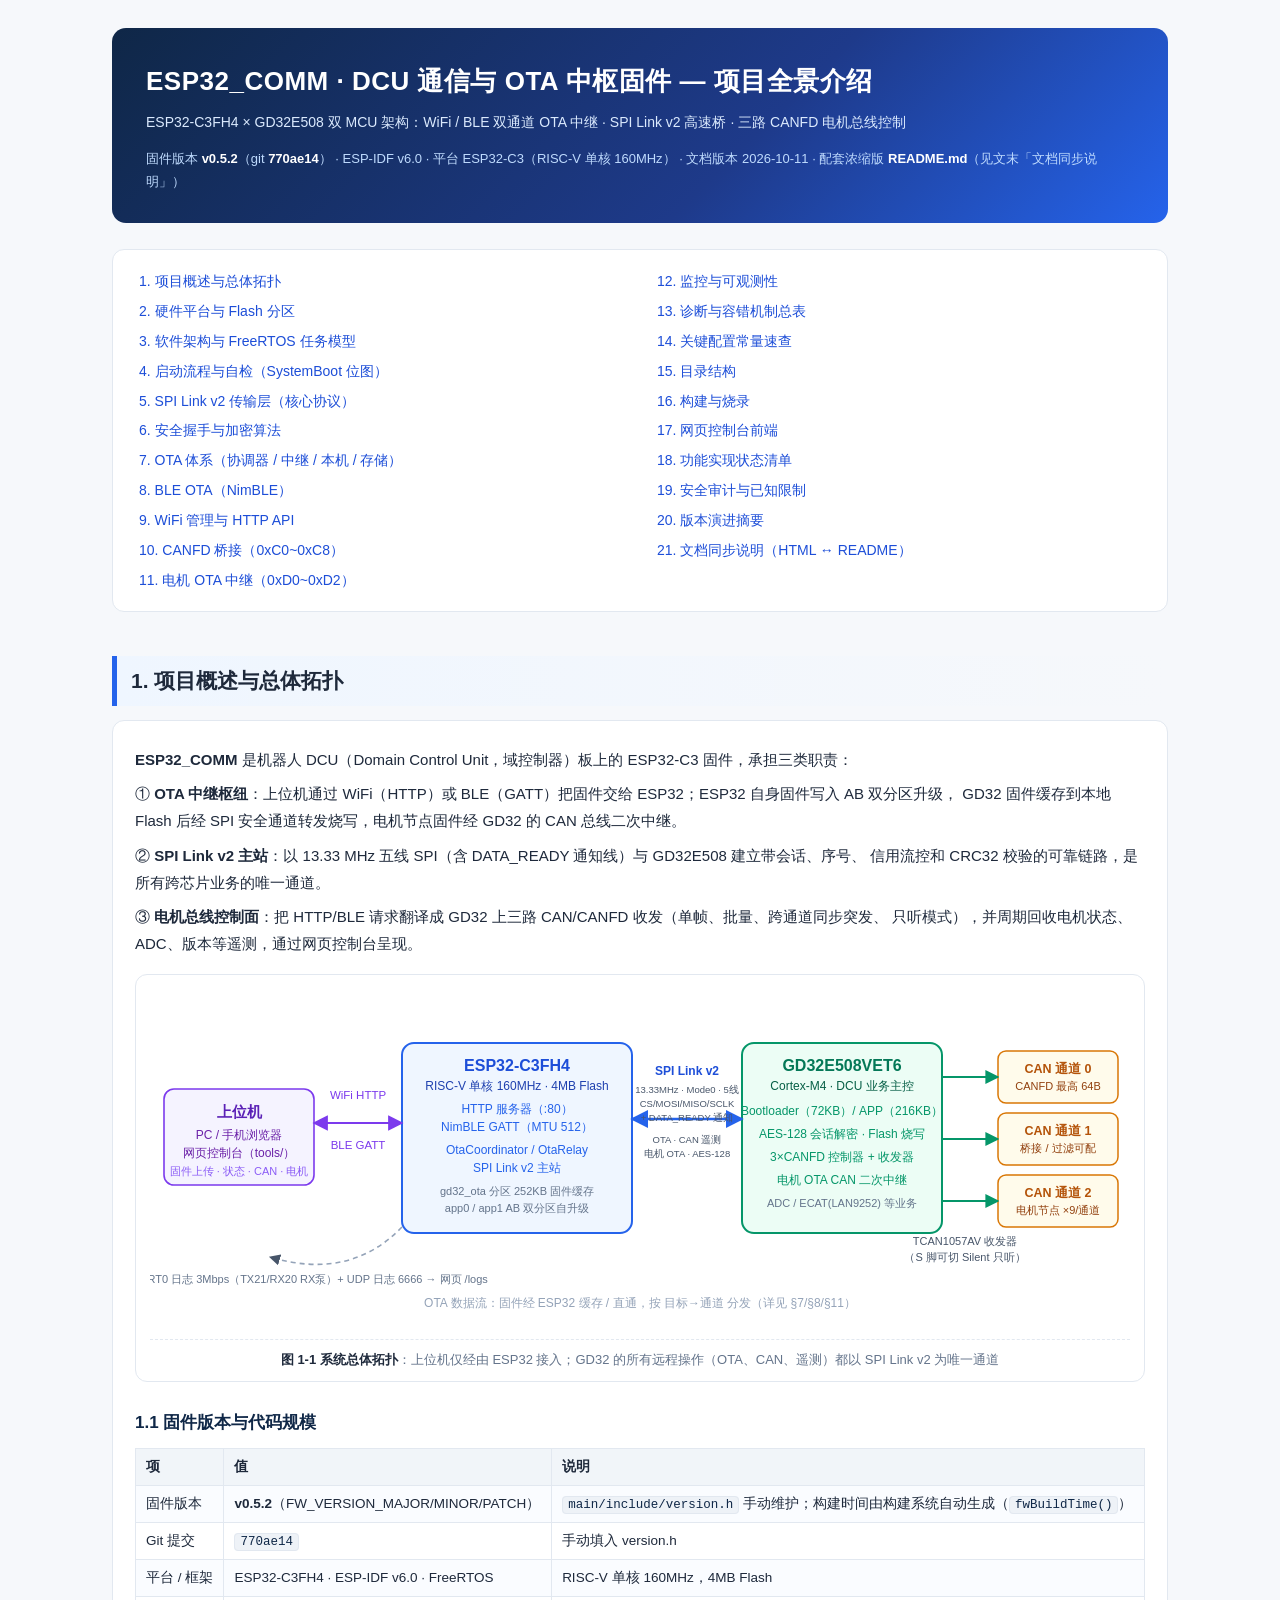
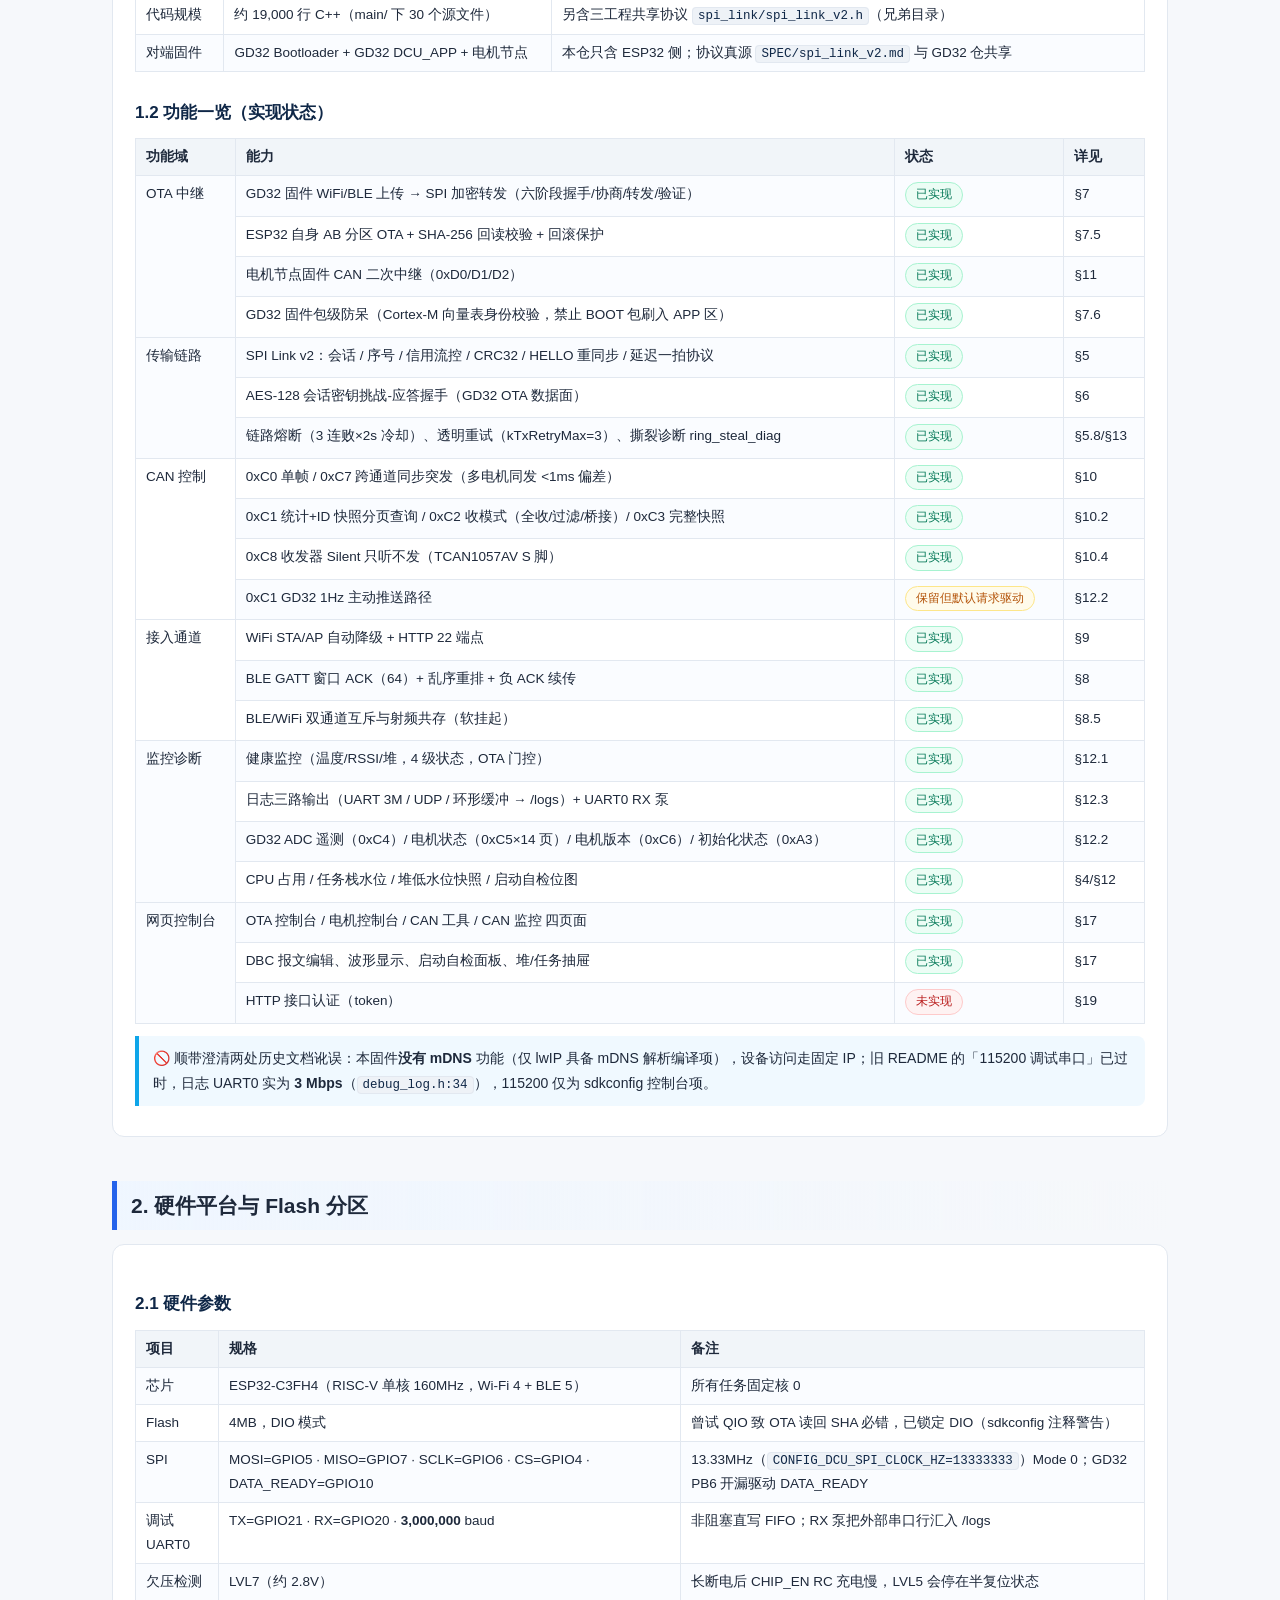
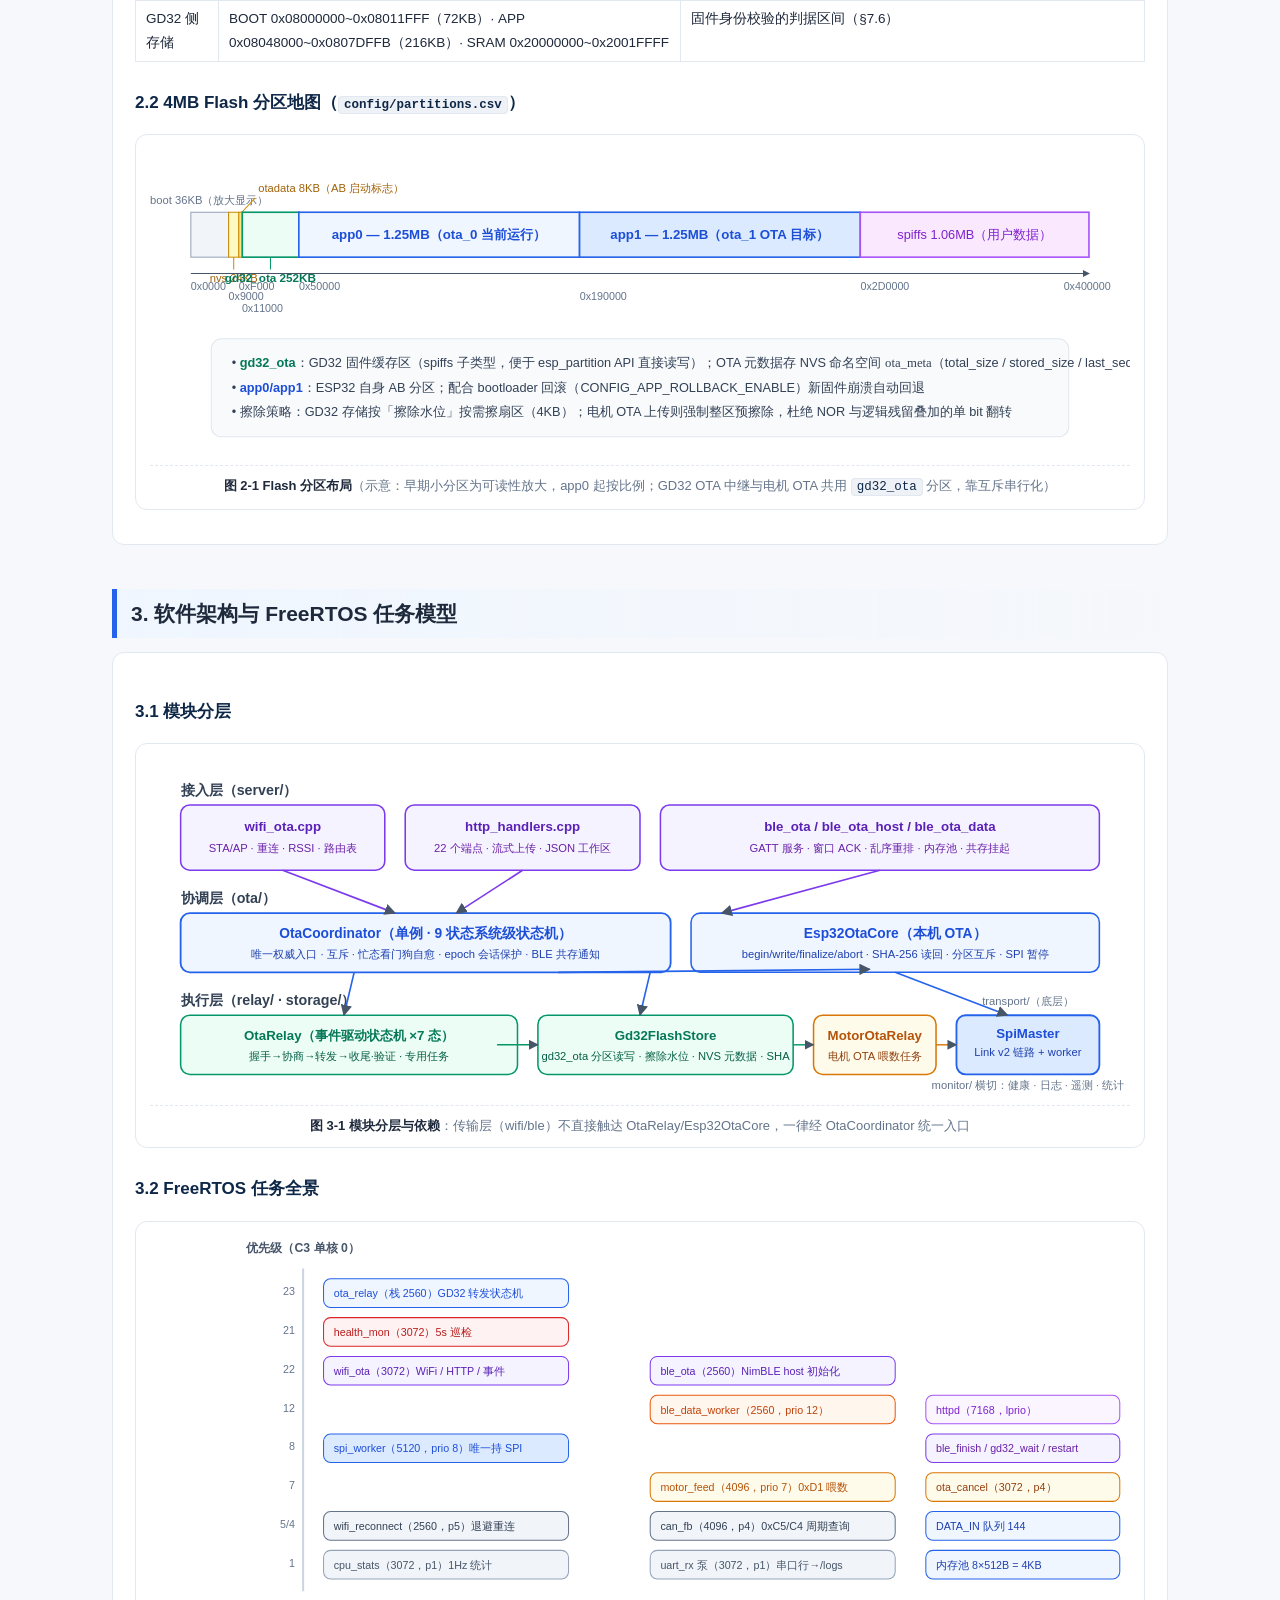
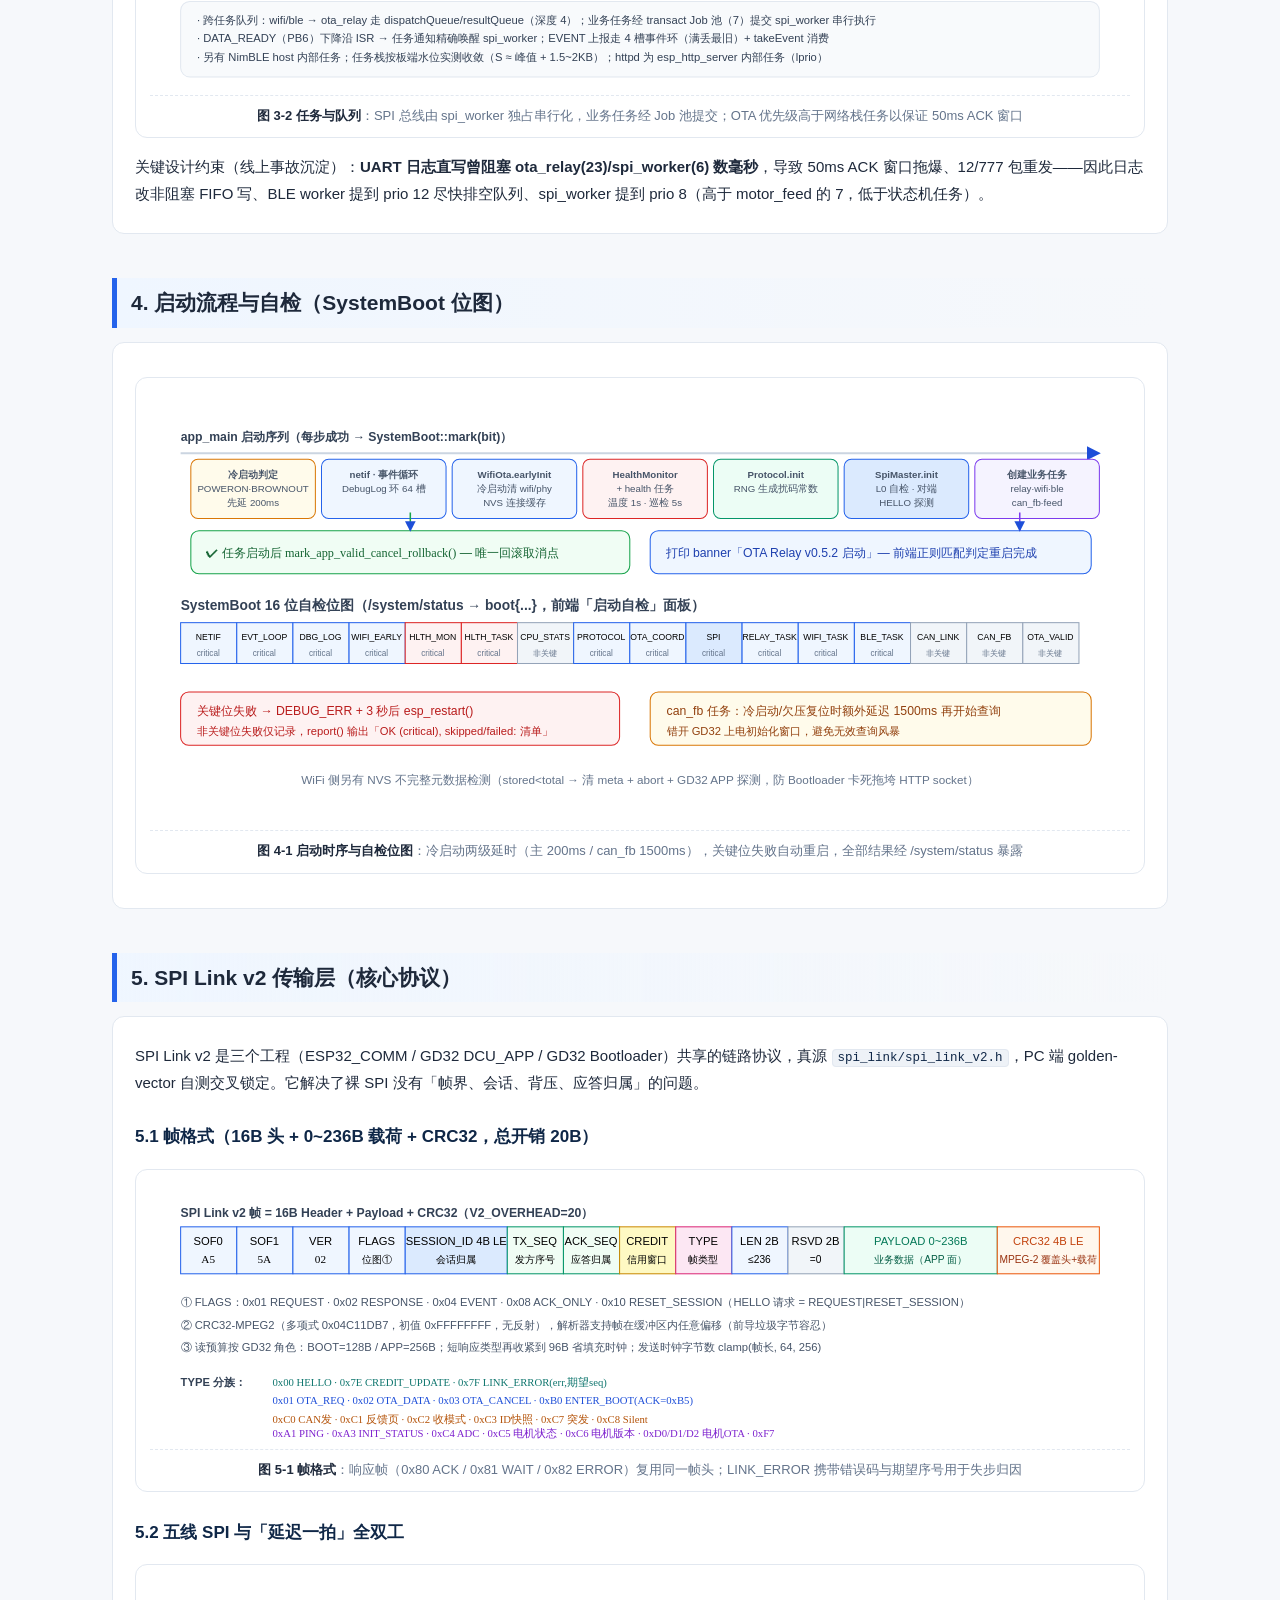
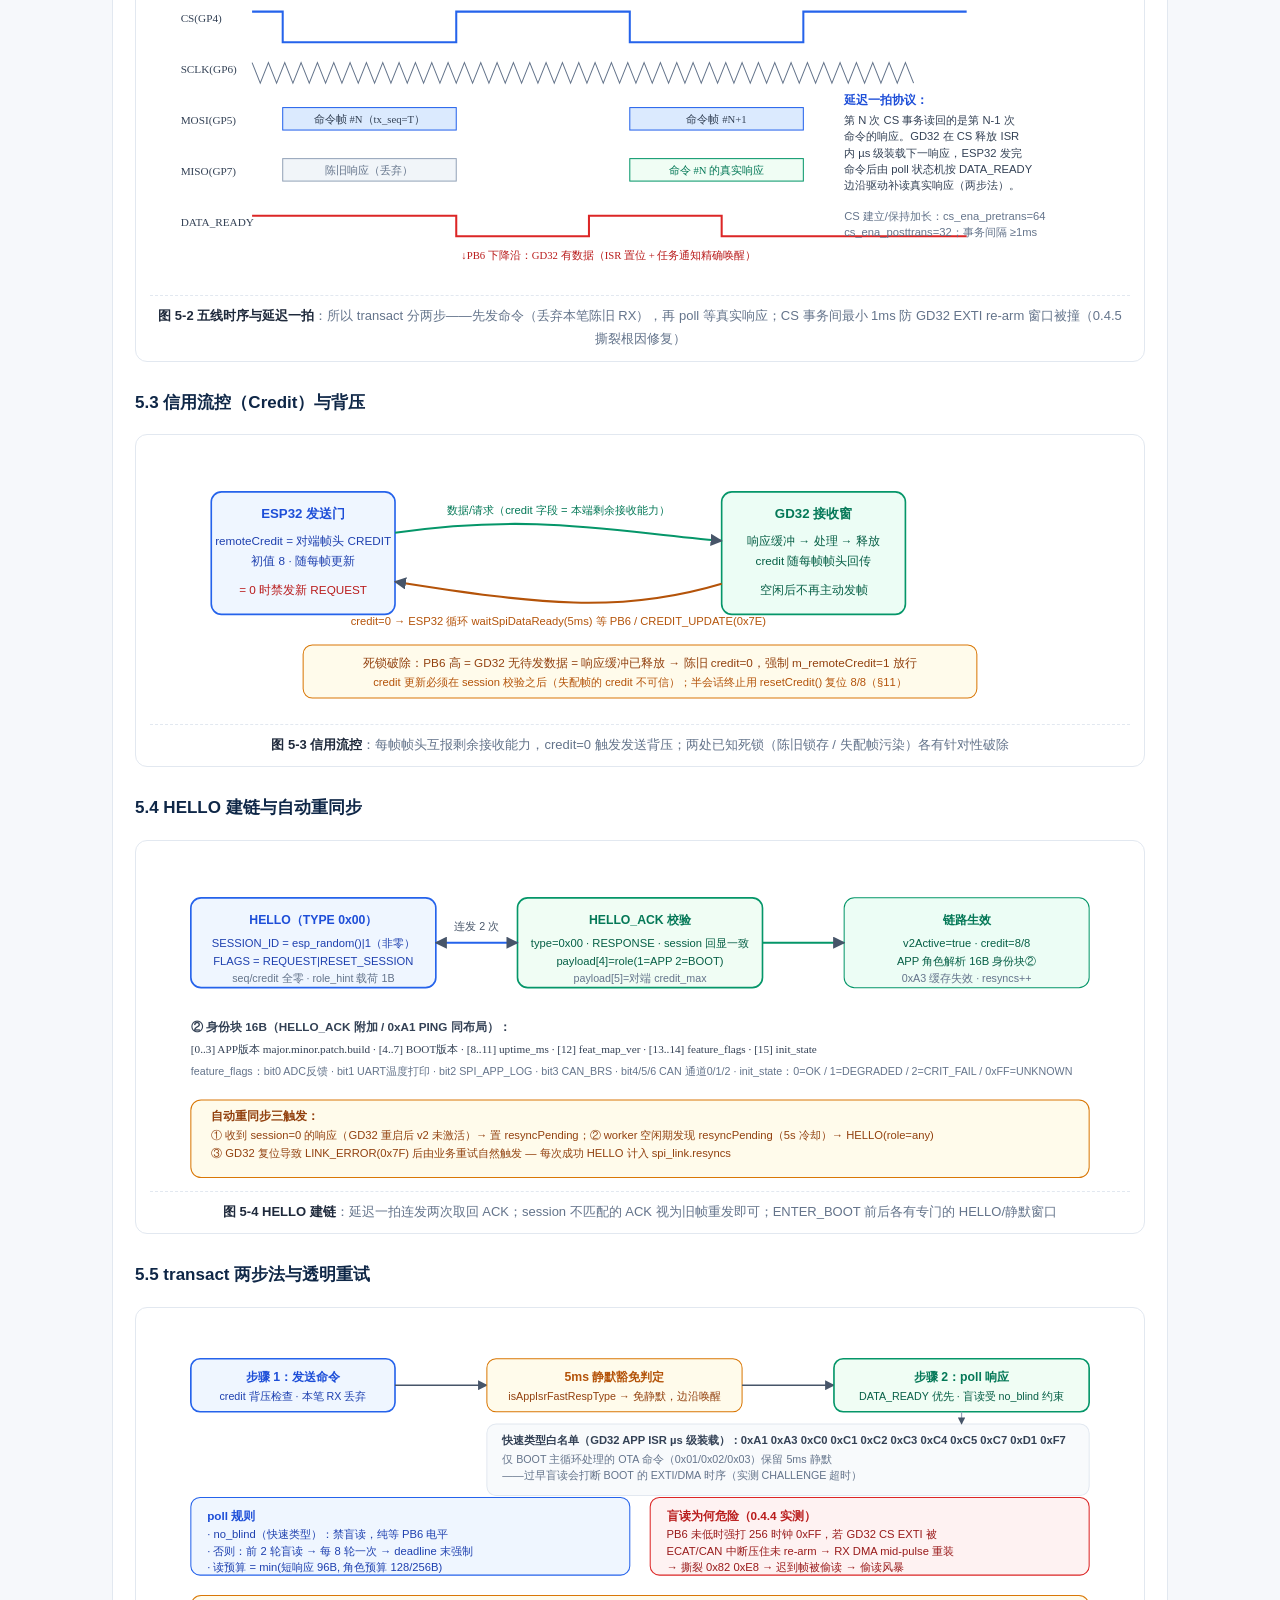
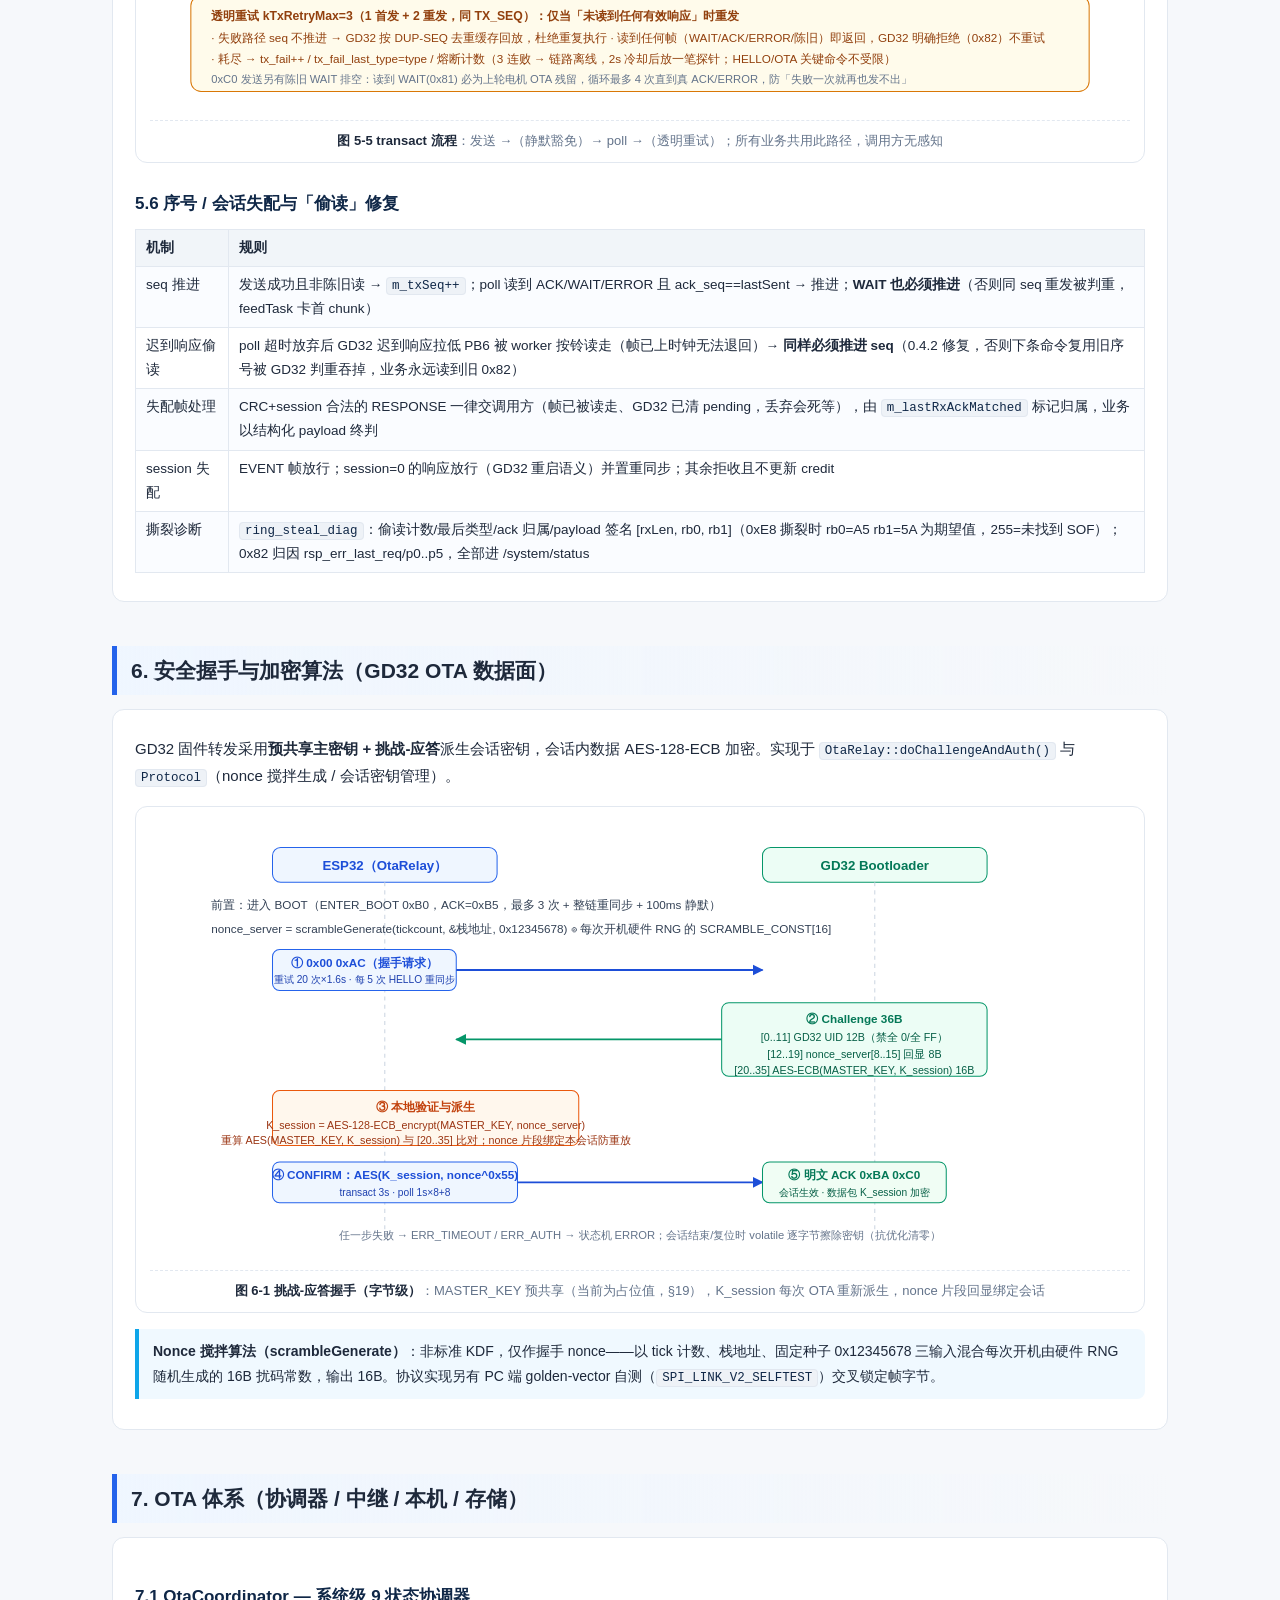
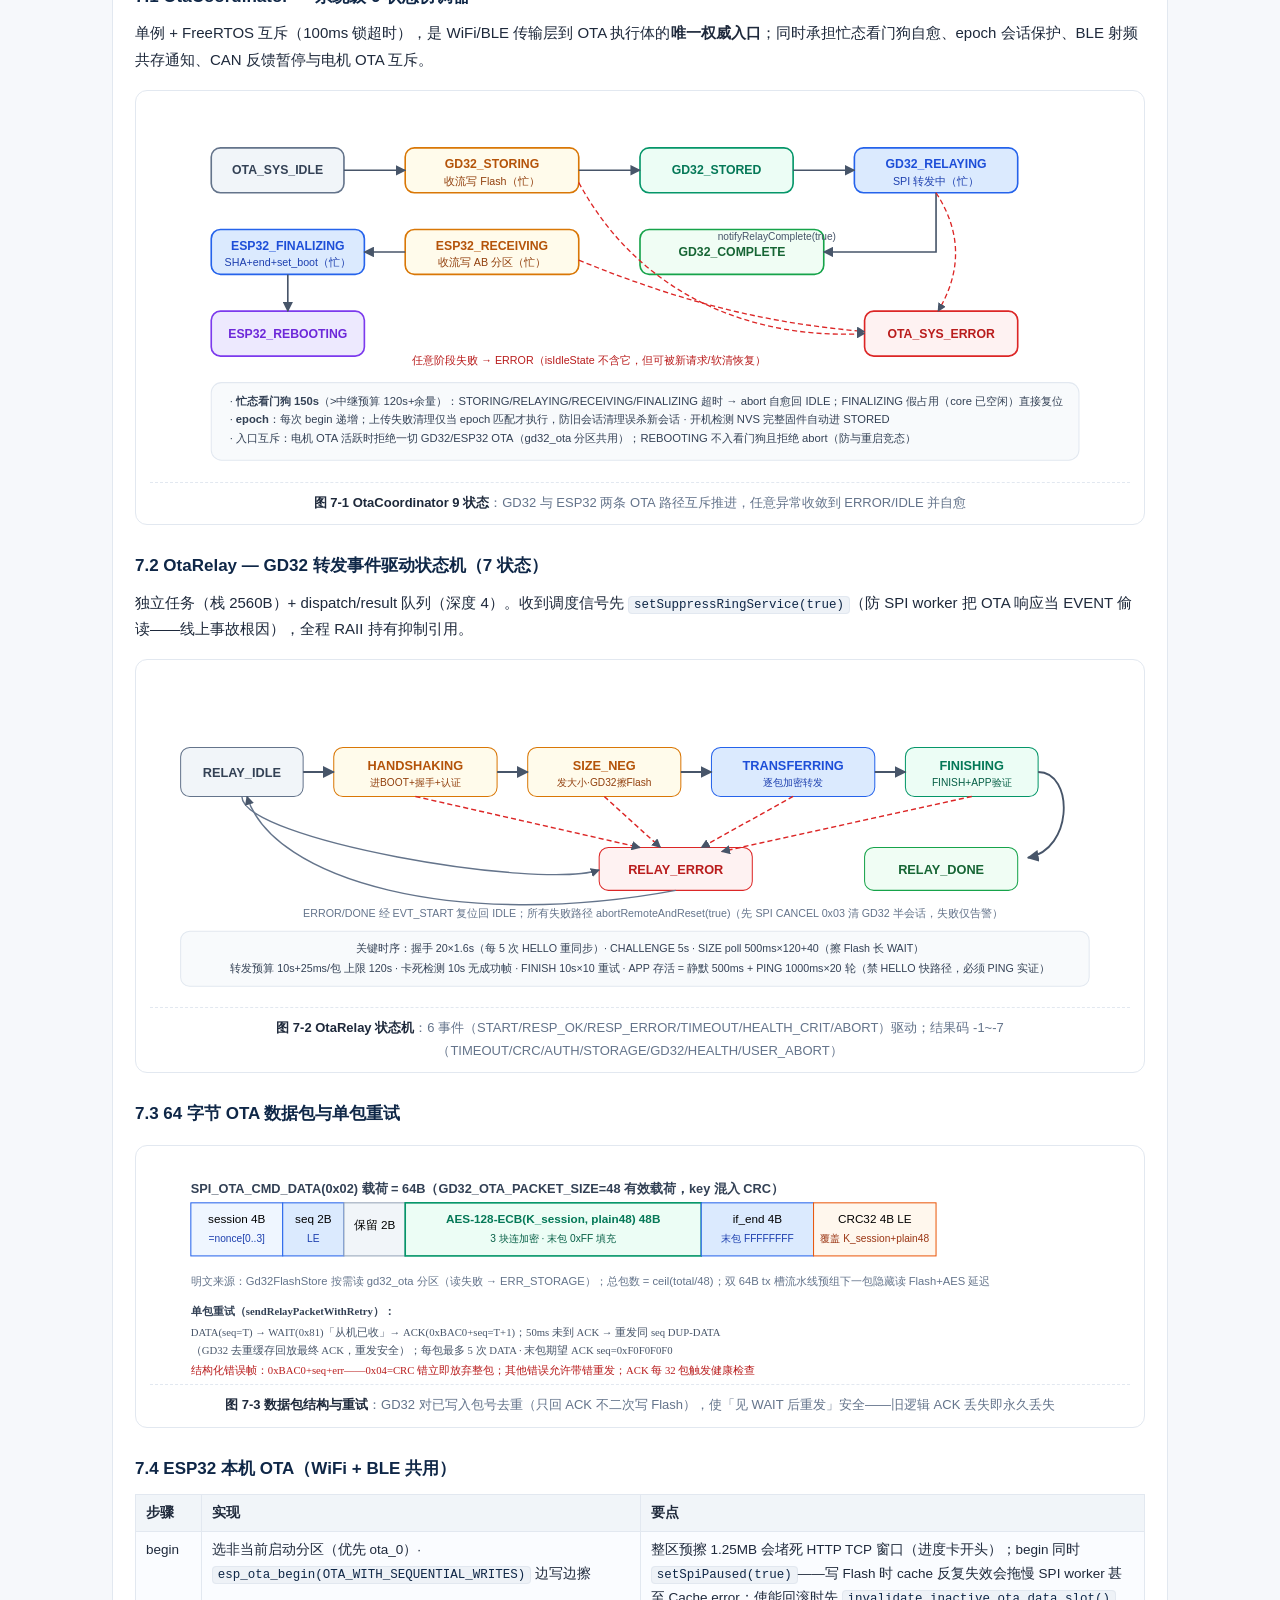
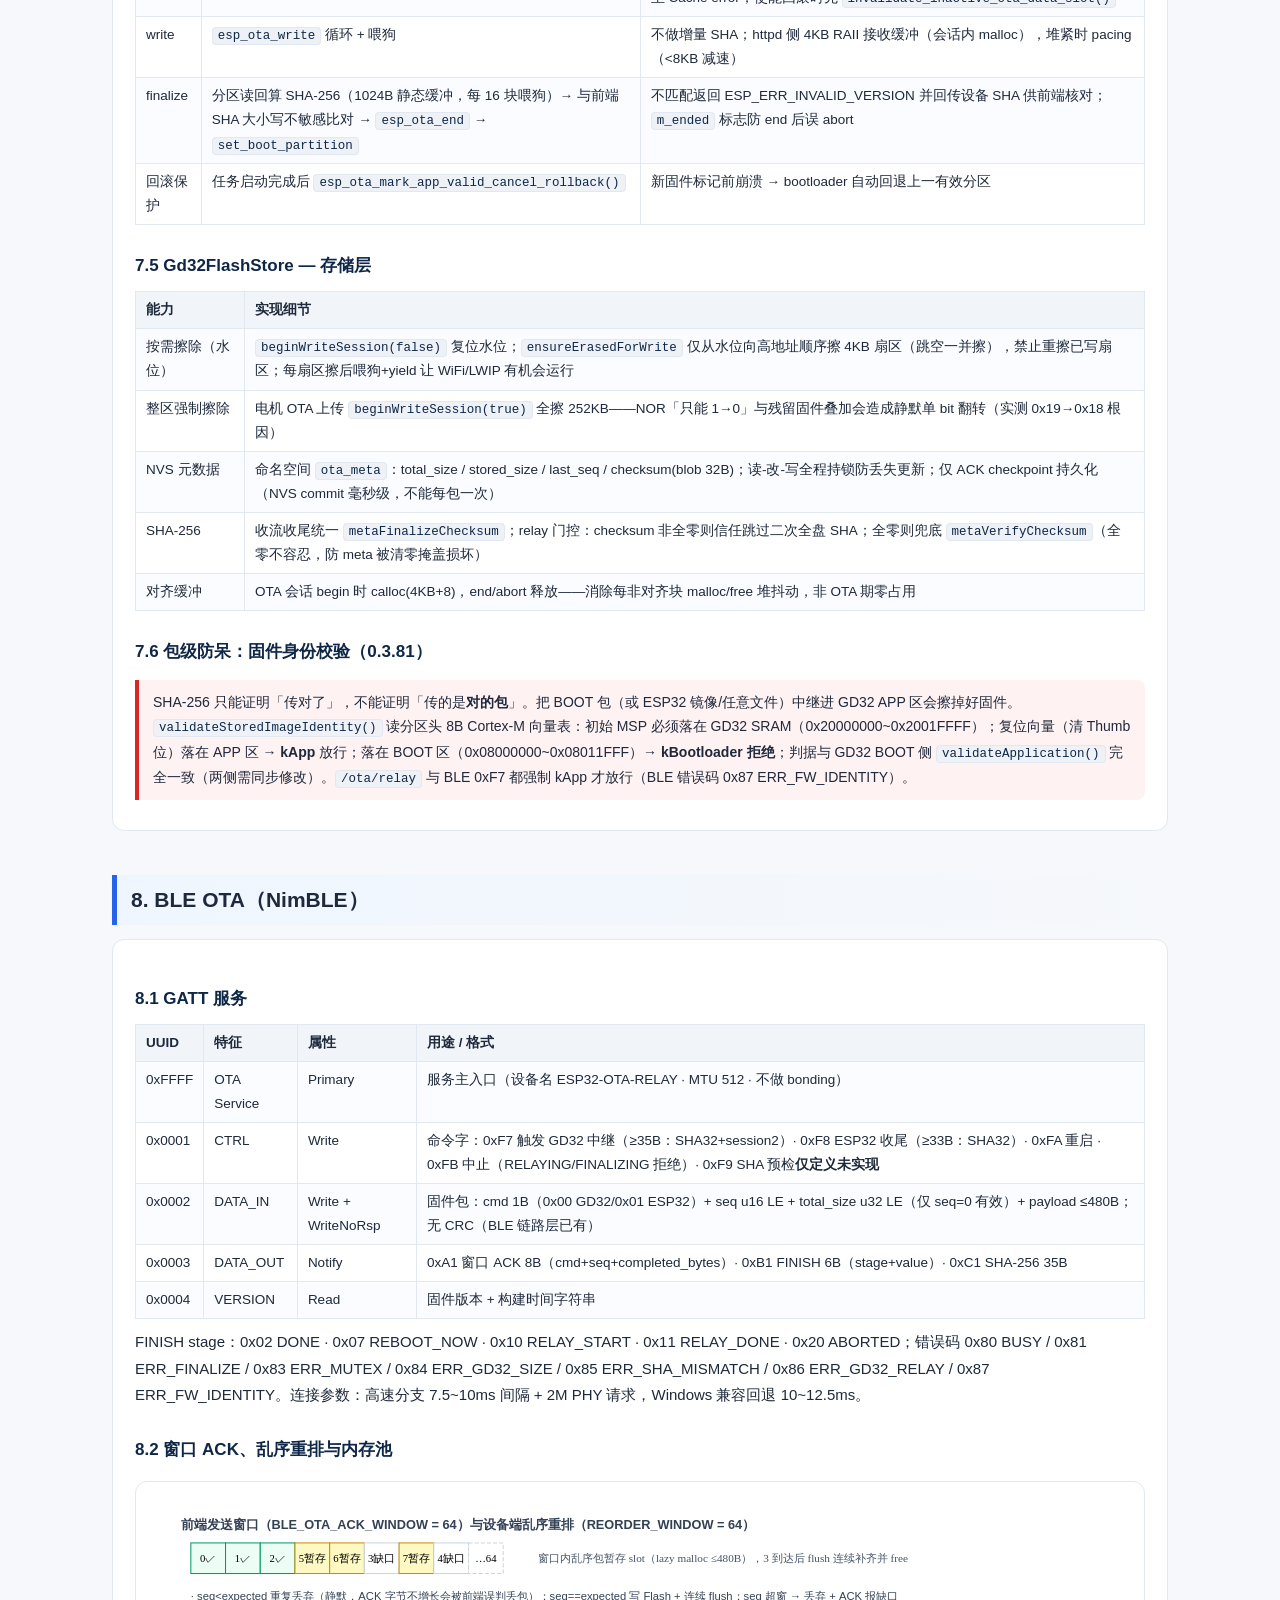
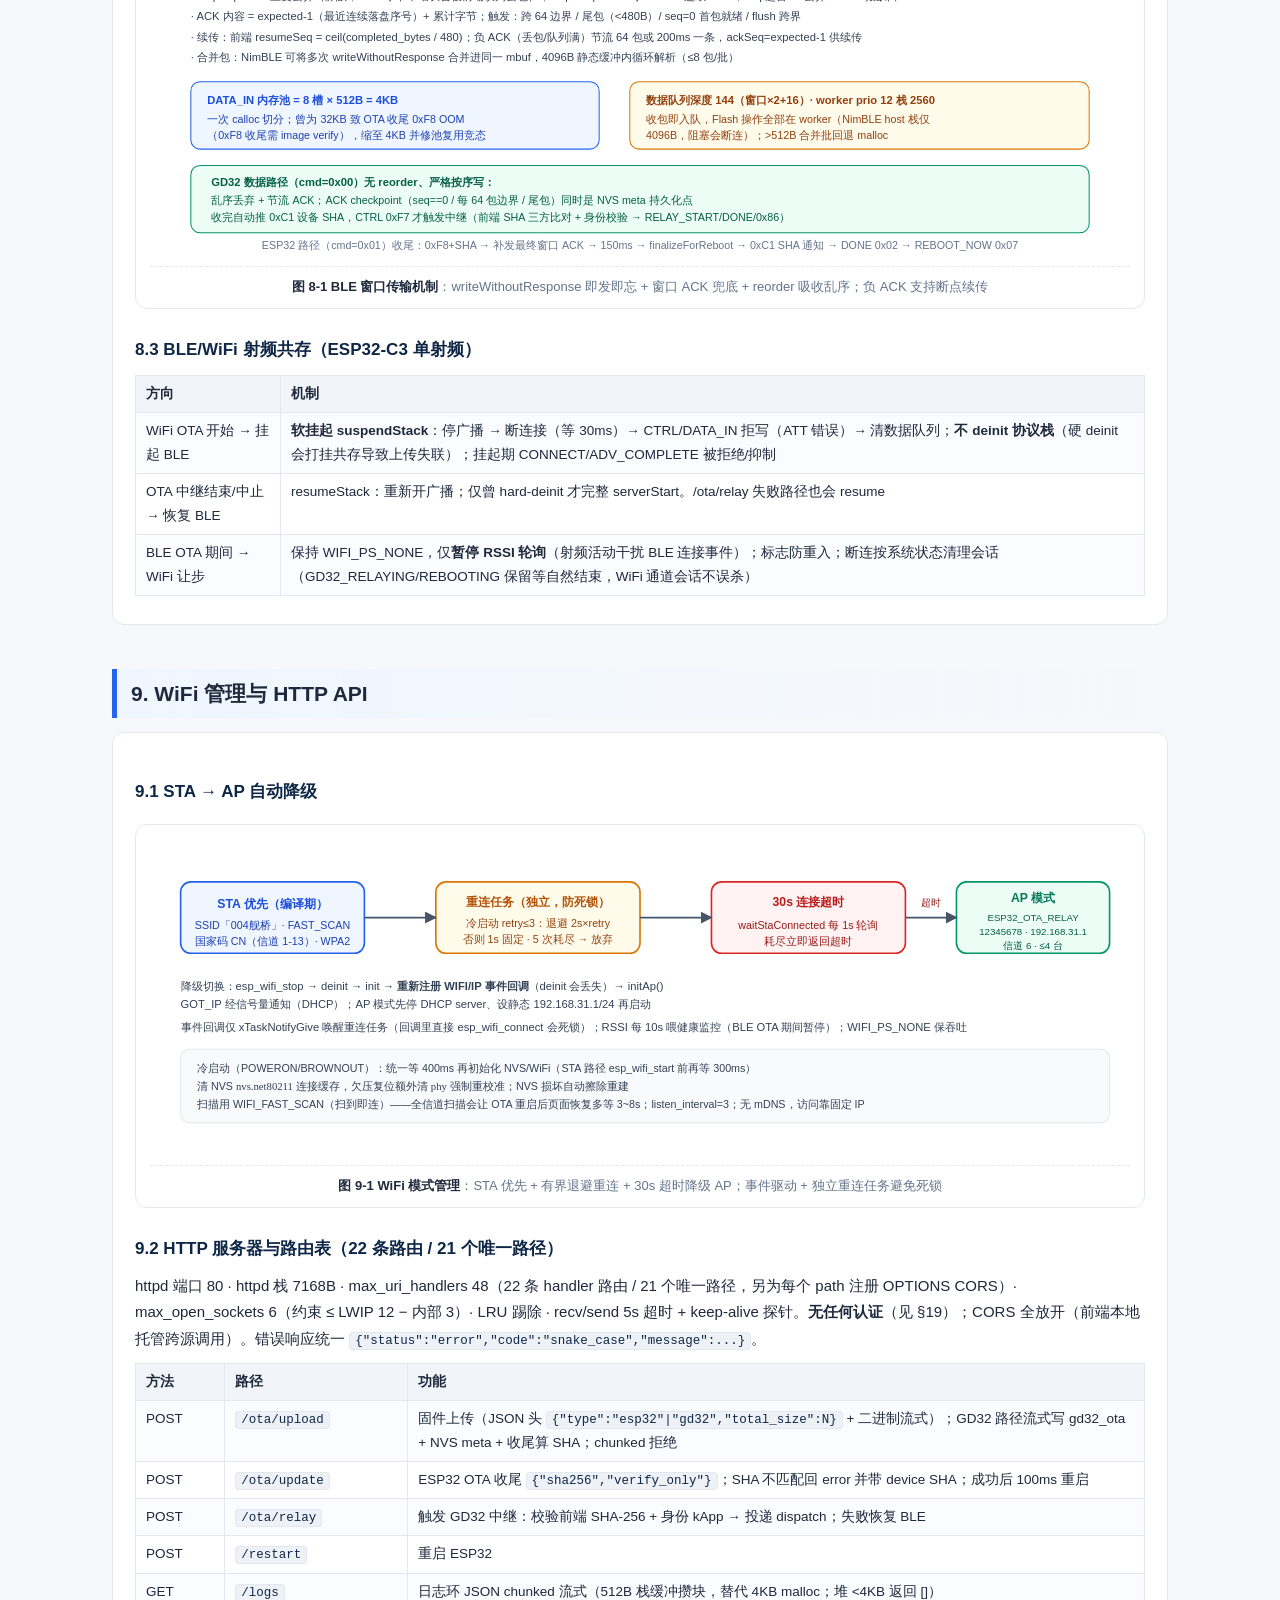
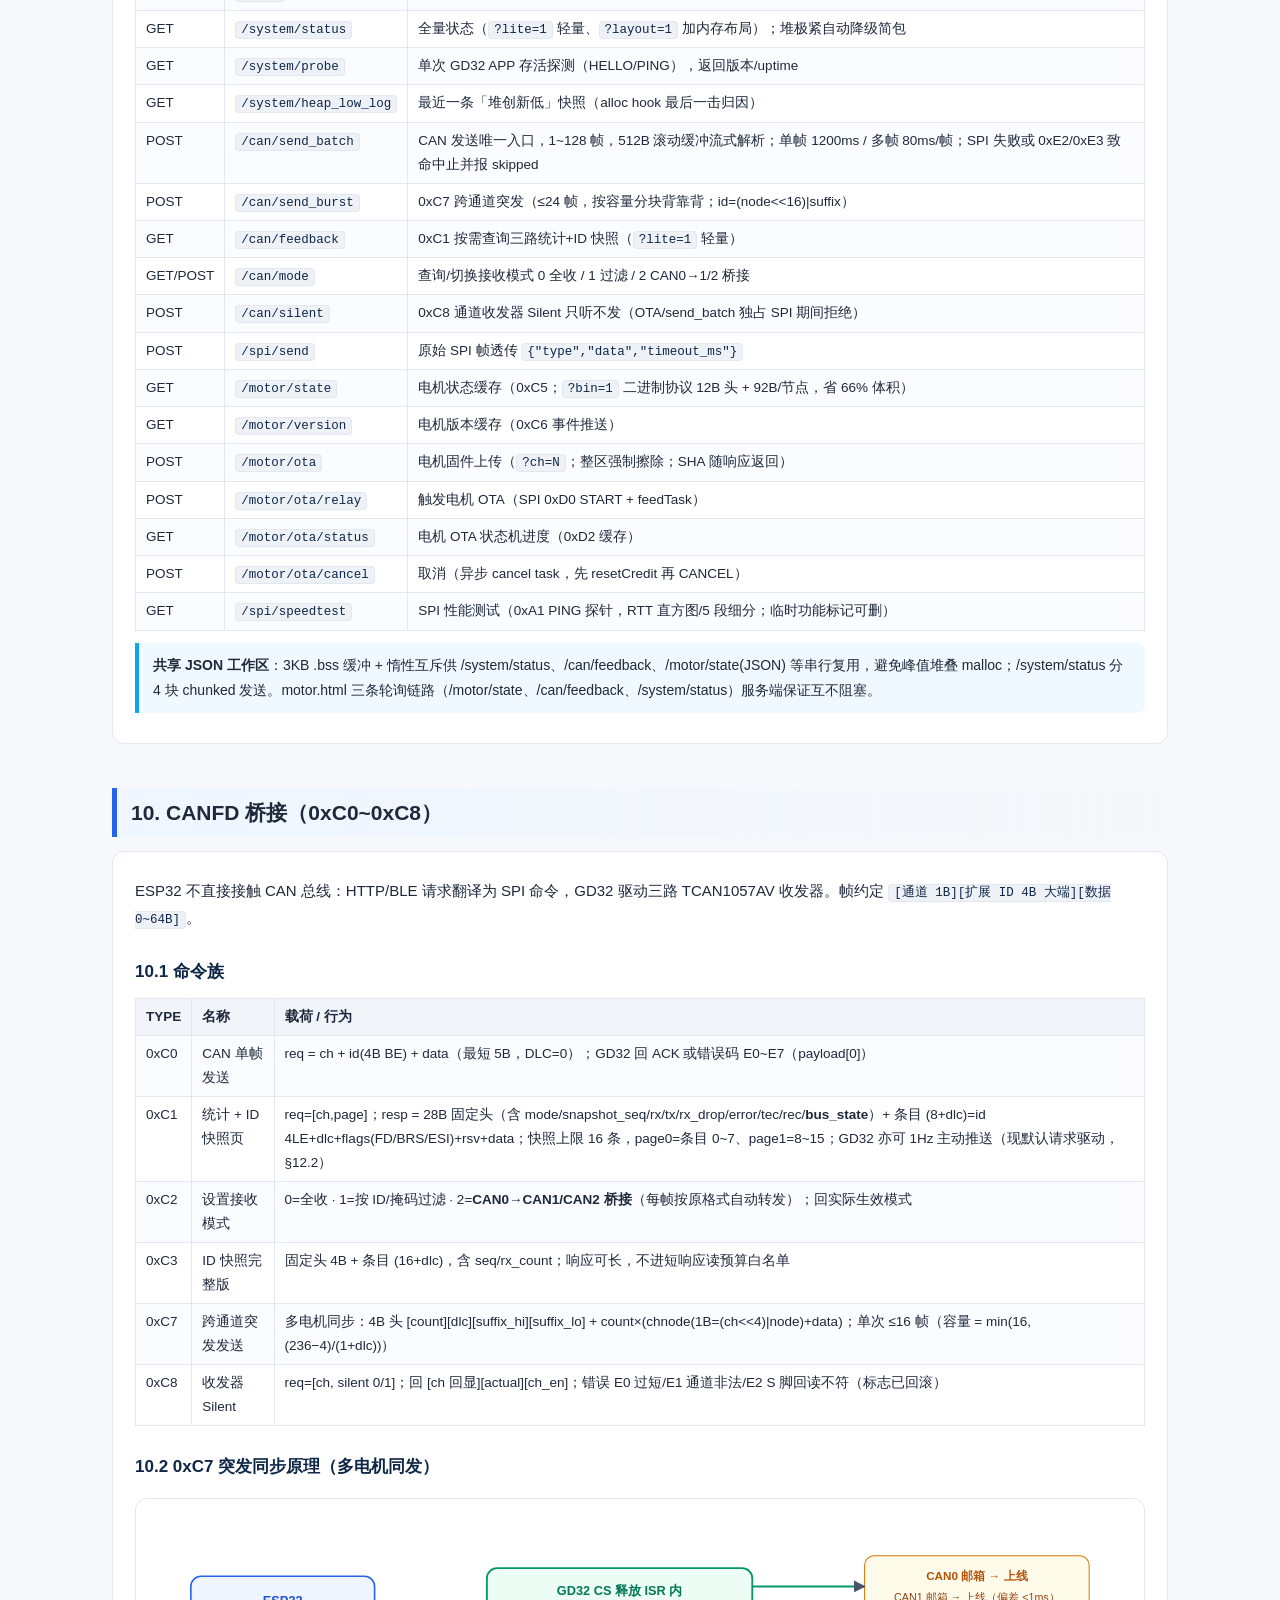
<file: docs/project_introduction.html>
<!DOCTYPE html>
<html lang="zh-CN">
<head>
<meta charset="UTF-8">
<meta name="viewport" content="width=device-width, initial-scale=1.0">
<title>ESP32_COMM 项目全景介绍 — 算法与功能实现白皮书</title>
<style>
  :root{
    --ink:#1e293b; --muted:#64748b; --line:#e2e8f0;
    --esp:#2563eb; --esp-bg:#eff6ff;
    --gd:#059669;  --gd-bg:#ecfdf5;
    --host:#7c3aed;--host-bg:#f5f3ff;
    --can:#d97706; --can-bg:#fffbeb;
    --warn:#dc2626;--warn-bg:#fef2f2;
    --accent:#0ea5e9; --bg:#f6f8fb; --card:#ffffff;
  }
  *{box-sizing:border-box}
  body{font-family:"Microsoft YaHei","PingFang SC","Segoe UI",Arial,sans-serif;
       color:var(--ink);background:var(--bg);margin:0;line-height:1.78;font-size:15px}
  .wrap{max-width:1100px;margin:0 auto;padding:28px 22px 90px}
  .hero{background:linear-gradient(135deg,#0f2747 0%,#1e3a8a 60%,#2563eb 100%);
        color:#fff;border-radius:14px;padding:30px 34px;margin-bottom:26px}
  .hero h1{margin:0 0 6px;font-size:26px;letter-spacing:.5px}
  .hero p{margin:4px 0;color:#dbeafe;font-size:14px}
  .hero .meta{margin-top:12px;font-size:13px;color:#bfdbfe}
  .hero .meta b{color:#fff}
  h2{font-size:21px;margin:44px 0 12px;padding:6px 0 6px 14px;border-left:5px solid var(--esp);
     background:linear-gradient(90deg,#eff6ff,transparent);border-radius:0 8px 8px 0}
  h3{font-size:17px;margin:26px 0 8px;color:#0f2747}
  p{margin:8px 0}
  section.card, .block{background:var(--card);border:1px solid var(--line);border-radius:12px;
        padding:18px 22px;margin:14px 0}
  table{border-collapse:collapse;width:100%;margin:10px 0;font-size:13.5px;background:#fff}
  th,td{border:1px solid var(--line);padding:6px 10px;text-align:left;vertical-align:top}
  th{background:#f1f5f9;font-weight:600;white-space:nowrap}
  tr:nth-child(even) td{background:#fafcff}
  code{background:#eef2f7;border:1px solid #e2e8f0;border-radius:4px;padding:1px 5px;
       font-family:Consolas,"Courier New",monospace;font-size:12.5px;color:#0f2747}
  pre{background:#0f172a;color:#e2e8f0;border-radius:10px;padding:14px 16px;overflow-x:auto;
      font-family:Consolas,"Courier New",monospace;font-size:12.5px;line-height:1.6}
  pre code{background:none;border:none;color:inherit;padding:0}
  figure.fig{background:#fff;border:1px solid var(--line);border-radius:12px;
             padding:16px 14px 10px;margin:16px 0;overflow-x:auto}
  figure.fig svg{max-width:100%;height:auto;display:block;margin:0 auto}
  figcaption{text-align:center;color:var(--muted);font-size:13px;margin-top:8px;
             border-top:1px dashed var(--line);padding-top:8px}
  figcaption b{color:var(--ink)}
  .toc{columns:2;column-gap:34px;font-size:14px;background:var(--card);
       border:1px solid var(--line);border-radius:12px;padding:16px 26px}
  .toc a{text-decoration:none;color:#1d4ed8;display:block;padding:2.5px 0}
  .toc a:hover{text-decoration:underline}
  @media (max-width:720px){.toc{columns:1}}
  .chip{display:inline-block;border-radius:999px;padding:1px 10px;font-size:12px;margin:0 4px 2px 0;border:1px solid}
  .chip.ok{background:#ecfdf5;color:#047857;border-color:#a7f3d0}
  .chip.part{background:#fffbeb;color:#b45309;border-color:#fde68a}
  .chip.no{background:#fef2f2;color:#b91c1c;border-color:#fecaca}
  .chip.info{background:#eff6ff;color:#1d4ed8;border-color:#bfdbfe}
  .note{border-left:4px solid var(--accent);background:#f0f9ff;padding:10px 14px;border-radius:0 8px 8px 0;margin:12px 0;font-size:14px}
  .warnbox{border-left:4px solid var(--warn);background:#fef2f2;padding:10px 14px;border-radius:0 8px 8px 0;margin:12px 0;font-size:14px}
  .grid2{display:grid;grid-template-columns:1fr 1fr;gap:14px}
  @media (max-width:820px){.grid2{grid-template-columns:1fr}}
  .kv{font-size:13.5px}
  footer{margin-top:50px;color:var(--muted);font-size:13px;text-align:center;border-top:1px solid var(--line);padding-top:16px}
  @media print{body{background:#fff}.hero{background:#1e3a8a!important;-webkit-print-color-adjust:exact}}
</style>
</head>
<body>
<div class="wrap">

<header class="hero">
  <h1>ESP32_COMM · DCU 通信与 OTA 中枢固件 — 项目全景介绍</h1>
  <p>ESP32-C3FH4 × GD32E508 双 MCU 架构：WiFi / BLE 双通道 OTA 中继 · SPI Link v2 高速桥 · 三路 CANFD 电机总线控制</p>
  <div class="meta">
    固件版本 <b>v0.5.2</b>（git <b>770ae14</b>） · ESP-IDF v6.0 · 平台 ESP32-C3（RISC-V 单核 160MHz） ·
    文档版本 2026-10-11 · 配套浓缩版 <b>README.md</b>（见文末「文档同步说明」）
  </div>
</header>

<nav class="toc">
  <a href="#s1">1. 项目概述与总体拓扑</a>
  <a href="#s2">2. 硬件平台与 Flash 分区</a>
  <a href="#s3">3. 软件架构与 FreeRTOS 任务模型</a>
  <a href="#s4">4. 启动流程与自检（SystemBoot 位图）</a>
  <a href="#s5">5. SPI Link v2 传输层（核心协议）</a>
  <a href="#s6">6. 安全握手与加密算法</a>
  <a href="#s7">7. OTA 体系（协调器 / 中继 / 本机 / 存储）</a>
  <a href="#s8">8. BLE OTA（NimBLE）</a>
  <a href="#s9">9. WiFi 管理与 HTTP API</a>
  <a href="#s10">10. CANFD 桥接（0xC0~0xC8）</a>
  <a href="#s11">11. 电机 OTA 中继（0xD0~0xD2）</a>
  <a href="#s12">12. 监控与可观测性</a>
  <a href="#s13">13. 诊断与容错机制总表</a>
  <a href="#s14">14. 关键配置常量速查</a>
  <a href="#s15">15. 目录结构</a>
  <a href="#s16">16. 构建与烧录</a>
  <a href="#s17">17. 网页控制台前端</a>
  <a href="#s18">18. 功能实现状态清单</a>
  <a href="#s19">19. 安全审计与已知限制</a>
  <a href="#s20">20. 版本演进摘要</a>
  <a href="#s21">21. 文档同步说明（HTML ↔ README）</a>
</nav>

<!-- ================================================================ -->
<h2 id="s1">1. 项目概述与总体拓扑</h2>

<section class="block">
<p><b>ESP32_COMM</b> 是机器人 DCU（Domain Control Unit，域控制器）板上的 ESP32-C3 固件，承担三类职责：</p>
<p>① <b>OTA 中继枢纽</b>：上位机通过 WiFi（HTTP）或 BLE（GATT）把固件交给 ESP32；ESP32 自身固件写入 AB 双分区升级，
   GD32 固件缓存到本地 Flash 后经 SPI 安全通道转发烧写，电机节点固件经 GD32 的 CAN 总线二次中继。</p>
<p>② <b>SPI Link v2 主站</b>：以 13.33 MHz 五线 SPI（含 DATA_READY 通知线）与 GD32E508 建立带会话、序号、
   信用流控和 CRC32 校验的可靠链路，是所有跨芯片业务的唯一通道。</p>
<p>③ <b>电机总线控制面</b>：把 HTTP/BLE 请求翻译成 GD32 上三路 CAN/CANFD 收发（单帧、批量、跨通道同步突发、
   只听模式），并周期回收电机状态、ADC、版本等遥测，通过网页控制台呈现。</p>

<figure class="fig">
<svg viewBox="0 0 980 340" xmlns="http://www.w3.org/2000/svg" font-family="Microsoft YaHei,sans-serif">
  <defs>
    <marker id="ar1" viewBox="0 0 10 10" refX="9" refY="5" markerWidth="7" markerHeight="7" orient="auto-start-reverse">
      <path d="M0,0 L10,5 L0,10 z" fill="#475569"/>
    </marker>
    <marker id="arB" viewBox="0 0 10 10" refX="9" refY="5" markerWidth="7" markerHeight="7" orient="auto-start-reverse">
      <path d="M0,0 L10,5 L0,10 z" fill="#7c3aed"/>
    </marker>
    <marker id="arE" viewBox="0 0 10 10" refX="9" refY="5" markerWidth="7" markerHeight="7" orient="auto-start-reverse">
      <path d="M0,0 L10,5 L0,10 z" fill="#2563eb"/>
    </marker>
    <marker id="arG" viewBox="0 0 10 10" refX="9" refY="5" markerWidth="7" markerHeight="7" orient="auto-start-reverse">
      <path d="M0,0 L10,5 L0,10 z" fill="#059669"/>
    </marker>
  </defs>
  <!-- 上位机 -->
  <rect x="14" y="98" width="150" height="96" rx="10" fill="#f5f3ff" stroke="#7c3aed" stroke-width="1.6"/>
  <text x="89" y="126" text-anchor="middle" font-size="15" font-weight="bold" fill="#5b21b6">上位机</text>
  <text x="89" y="148" text-anchor="middle" font-size="12" fill="#6b21a8">PC / 手机浏览器</text>
  <text x="89" y="166" text-anchor="middle" font-size="12" fill="#6b21a8">网页控制台（tools/）</text>
  <text x="89" y="184" text-anchor="middle" font-size="11" fill="#8b5cf6">固件上传 · 状态 · CAN · 电机</text>

  <!-- ESP32 -->
  <rect x="252" y="52" width="230" height="190" rx="12" fill="#eff6ff" stroke="#2563eb" stroke-width="2"/>
  <text x="367" y="80" text-anchor="middle" font-size="16" font-weight="bold" fill="#1d4ed8">ESP32-C3FH4</text>
  <text x="367" y="99" text-anchor="middle" font-size="12" fill="#1e40af">RISC-V 单核 160MHz · 4MB Flash</text>
  <text x="367" y="122" text-anchor="middle" font-size="12" fill="#2563eb">HTTP 服务器（:80）</text>
  <text x="367" y="140" text-anchor="middle" font-size="12" fill="#2563eb">NimBLE GATT（MTU 512）</text>
  <text x="367" y="163" text-anchor="middle" font-size="12" fill="#2563eb">OtaCoordinator / OtaRelay</text>
  <text x="367" y="181" text-anchor="middle" font-size="12" fill="#2563eb">SPI Link v2 主站</text>
  <text x="367" y="204" text-anchor="middle" font-size="11" fill="#64748b">gd32_ota 分区 252KB 固件缓存</text>
  <text x="367" y="221" text-anchor="middle" font-size="11" fill="#64748b">app0 / app1 AB 双分区自升级</text>

  <!-- GD32 -->
  <rect x="592" y="52" width="200" height="190" rx="12" fill="#ecfdf5" stroke="#059669" stroke-width="2"/>
  <text x="692" y="80" text-anchor="middle" font-size="16" font-weight="bold" fill="#047857">GD32E508VET6</text>
  <text x="692" y="99" text-anchor="middle" font-size="12" fill="#065f46">Cortex-M4 · DCU 业务主控</text>
  <text x="692" y="124" text-anchor="middle" font-size="12" fill="#059669">Bootloader（72KB）/ APP（216KB）</text>
  <text x="692" y="147" text-anchor="middle" font-size="12" fill="#059669">AES-128 会话解密 · Flash 烧写</text>
  <text x="692" y="170" text-anchor="middle" font-size="12" fill="#059669">3×CANFD 控制器 + 收发器</text>
  <text x="692" y="193" text-anchor="middle" font-size="12" fill="#059669">电机 OTA CAN 二次中继</text>
  <text x="692" y="216" text-anchor="middle" font-size="11" fill="#64748b">ADC / ECAT(LAN9252) 等业务</text>

  <!-- CAN 总线 -->
  <rect x="848" y="60" width="120" height="52" rx="8" fill="#fffbeb" stroke="#d97706" stroke-width="1.5"/>
  <text x="908" y="82" text-anchor="middle" font-size="12.5" font-weight="bold" fill="#b45309">CAN 通道 0</text>
  <text x="908" y="99" text-anchor="middle" font-size="11" fill="#92400e">CANFD 最高 64B</text>
  <rect x="848" y="122" width="120" height="52" rx="8" fill="#fffbeb" stroke="#d97706" stroke-width="1.5"/>
  <text x="908" y="144" text-anchor="middle" font-size="12.5" font-weight="bold" fill="#b45309">CAN 通道 1</text>
  <text x="908" y="161" text-anchor="middle" font-size="11" fill="#92400e">桥接 / 过滤可配</text>
  <rect x="848" y="184" width="120" height="52" rx="8" fill="#fffbeb" stroke="#d97706" stroke-width="1.5"/>
  <text x="908" y="206" text-anchor="middle" font-size="12.5" font-weight="bold" fill="#b45309">CAN 通道 2</text>
  <text x="908" y="223" text-anchor="middle" font-size="11" fill="#92400e">电机节点 ×9/通道</text>

  <!-- 连线 -->
  <line x1="164" y1="132" x2="252" y2="132" stroke="#7c3aed" stroke-width="2.2" marker-end="url(#arB)" marker-start="url(#arB)"/>
  <text x="208" y="108" text-anchor="middle" font-size="11.5" fill="#7c3aed">WiFi HTTP</text>
  <text x="208" y="158" text-anchor="middle" font-size="11.5" fill="#7c3aed">BLE GATT</text>

  <line x1="482" y1="128" x2="592" y2="128" stroke="#2563eb" stroke-width="2.6" marker-end="url(#arE)" marker-start="url(#arE)"/>
  <text x="537" y="84" text-anchor="middle" font-size="12" font-weight="bold" fill="#1d4ed8">SPI Link v2</text>
  <text x="537" y="102" text-anchor="middle" font-size="9.5" fill="#475569">13.33MHz · Mode0 · 5线</text>
  <text x="537" y="116" text-anchor="middle" font-size="9.5" fill="#475569">CS/MOSI/MISO/SCLK</text>
  <text x="537" y="130" text-anchor="middle" font-size="9.5" fill="#475569">+ DATA_READY 通知</text>
  <text x="537" y="152" text-anchor="middle" font-size="9.5" fill="#475569">OTA · CAN 遥测</text>
  <text x="537" y="166" text-anchor="middle" font-size="9.5" fill="#475569">电机 OTA · AES-128</text>

  <line x1="792" y1="86" x2="848" y2="86" stroke="#059669" stroke-width="2" marker-end="url(#arG)"/>
  <line x1="792" y1="148" x2="848" y2="148" stroke="#059669" stroke-width="2" marker-end="url(#arG)"/>
  <line x1="792" y1="210" x2="848" y2="210" stroke="#059669" stroke-width="2" marker-end="url(#arG)"/>
  <text x="815" y="254" text-anchor="middle" font-size="11" fill="#475569">TCAN1057AV 收发器</text>
  <text x="815" y="270" text-anchor="middle" font-size="11" fill="#475569">（S 脚可切 Silent 只听）</text>

  <!-- UART 日志 -->
  <path d="M 252 236 Q 200 290 120 266" fill="none" stroke="#94a3b8" stroke-width="1.6" stroke-dasharray="5 4" marker-end="url(#ar1)"/>
  <text x="160" y="292" text-anchor="middle" font-size="11" fill="#64748b">UART0 日志 3Mbps（TX21/RX20 RX泵）+ UDP 日志 6666 → 网页 /logs</text>
  <text x="490" y="316" text-anchor="middle" font-size="12" fill="#94a3b8">OTA 数据流：固件经 ESP32 缓存 / 直通，按 目标→通道 分发（详见 §7/§8/§11）</text>
</svg>
<figcaption><b>图 1-1 系统总体拓扑</b>：上位机仅经由 ESP32 接入；GD32 的所有远程操作（OTA、CAN、遥测）都以 SPI Link v2 为唯一通道</figcaption>
</figure>

<h3>1.1 固件版本与代码规模</h3>
<table class="kv">
<tr><th>项</th><th>值</th><th>说明</th></tr>
<tr><td>固件版本</td><td><b>v0.5.2</b>（FW_VERSION_MAJOR/MINOR/PATCH）</td><td><code>main/include/version.h</code> 手动维护；构建时间由构建系统自动生成（<code>fwBuildTime()</code>）</td></tr>
<tr><td>Git 提交</td><td><code>770ae14</code></td><td>手动填入 version.h</td></tr>
<tr><td>平台 / 框架</td><td>ESP32-C3FH4 · ESP-IDF v6.0 · FreeRTOS</td><td>RISC-V 单核 160MHz，4MB Flash</td></tr>
<tr><td>代码规模</td><td>约 19,000 行 C++（main/ 下 30 个源文件）</td><td>另含三工程共享协议 <code>spi_link/spi_link_v2.h</code>（兄弟目录）</td></tr>
<tr><td>对端固件</td><td>GD32 Bootloader + GD32 DCU_APP + 电机节点</td><td>本仓只含 ESP32 侧；协议真源 <code>SPEC/spi_link_v2.md</code> 与 GD32 仓共享</td></tr>
</table>

<h3>1.2 功能一览（实现状态）</h3>
<table>
<tr><th>功能域</th><th>能力</th><th>状态</th><th>详见</th></tr>
<tr><td rowspan="4">OTA 中继</td><td>GD32 固件 WiFi/BLE 上传 → SPI 加密转发（六阶段握手/协商/转发/验证）</td><td><span class="chip ok">已实现</span></td><td>§7</td></tr>
<tr><td>ESP32 自身 AB 分区 OTA + SHA-256 回读校验 + 回滚保护</td><td><span class="chip ok">已实现</span></td><td>§7.5</td></tr>
<tr><td>电机节点固件 CAN 二次中继（0xD0/D1/D2）</td><td><span class="chip ok">已实现</span></td><td>§11</td></tr>
<tr><td>GD32 固件包级防呆（Cortex-M 向量表身份校验，禁止 BOOT 包刷入 APP 区）</td><td><span class="chip ok">已实现</span></td><td>§7.6</td></tr>
<tr><td rowspan="3">传输链路</td><td>SPI Link v2：会话 / 序号 / 信用流控 / CRC32 / HELLO 重同步 / 延迟一拍协议</td><td><span class="chip ok">已实现</span></td><td>§5</td></tr>
<tr><td>AES-128 会话密钥挑战-应答握手（GD32 OTA 数据面）</td><td><span class="chip ok">已实现</span></td><td>§6</td></tr>
<tr><td>链路熔断（3 连败×2s 冷却）、透明重试（kTxRetryMax=3）、撕裂诊断 ring_steal_diag</td><td><span class="chip ok">已实现</span></td><td>§5.8/§13</td></tr>
<tr><td rowspan="4">CAN 控制</td><td>0xC0 单帧 / 0xC7 跨通道同步突发（多电机同发 &lt;1ms 偏差）</td><td><span class="chip ok">已实现</span></td><td>§10</td></tr>
<tr><td>0xC1 统计+ID 快照分页查询 / 0xC2 收模式（全收/过滤/桥接）/ 0xC3 完整快照</td><td><span class="chip ok">已实现</span></td><td>§10.2</td></tr>
<tr><td>0xC8 收发器 Silent 只听不发（TCAN1057AV S 脚）</td><td><span class="chip ok">已实现</span></td><td>§10.4</td></tr>
<tr><td>0xC1 GD32 1Hz 主动推送路径</td><td><span class="chip part">保留但默认请求驱动</span></td><td>§12.2</td></tr>
<tr><td rowspan="3">接入通道</td><td>WiFi STA/AP 自动降级 + HTTP 22 端点</td><td><span class="chip ok">已实现</span></td><td>§9</td></tr>
<tr><td>BLE GATT 窗口 ACK（64）+ 乱序重排 + 负 ACK 续传</td><td><span class="chip ok">已实现</span></td><td>§8</td></tr>
<tr><td>BLE/WiFi 双通道互斥与射频共存（软挂起）</td><td><span class="chip ok">已实现</span></td><td>§8.5</td></tr>
<tr><td rowspan="4">监控诊断</td><td>健康监控（温度/RSSI/堆，4 级状态，OTA 门控）</td><td><span class="chip ok">已实现</span></td><td>§12.1</td></tr>
<tr><td>日志三路输出（UART 3M / UDP / 环形缓冲 → /logs）+ UART0 RX 泵</td><td><span class="chip ok">已实现</span></td><td>§12.3</td></tr>
<tr><td>GD32 ADC 遥测（0xC4）/ 电机状态（0xC5×14 页）/ 电机版本（0xC6）/ 初始化状态（0xA3）</td><td><span class="chip ok">已实现</span></td><td>§12.2</td></tr>
<tr><td>CPU 占用 / 任务栈水位 / 堆低水位快照 / 启动自检位图</td><td><span class="chip ok">已实现</span></td><td>§4/§12</td></tr>
<tr><td rowspan="3">网页控制台</td><td>OTA 控制台 / 电机控制台 / CAN 工具 / CAN 监控 四页面</td><td><span class="chip ok">已实现</span></td><td>§17</td></tr>
<tr><td>DBC 报文编辑、波形显示、启动自检面板、堆/任务抽屉</td><td><span class="chip ok">已实现</span></td><td>§17</td></tr>
<tr><td>HTTP 接口认证（token）</td><td><span class="chip no">未实现</span></td><td>§19</td></tr>
</table>
<div class="note">🚫 顺带澄清两处历史文档讹误：本固件<b>没有 mDNS</b> 功能（仅 lwIP 具备 mDNS 解析编译项），设备访问走固定 IP；旧 README 的「115200 调试串口」已过时，日志 UART0 实为 <b>3 Mbps</b>（<code>debug_log.h:34</code>），115200 仅为 sdkconfig 控制台项。</div>
</section>

<!-- ================================================================ -->
<h2 id="s2">2. 硬件平台与 Flash 分区</h2>

<section class="block">
<h3>2.1 硬件参数</h3>
<table>
<tr><th>项目</th><th>规格</th><th>备注</th></tr>
<tr><td>芯片</td><td>ESP32-C3FH4（RISC-V 单核 160MHz，Wi-Fi 4 + BLE 5）</td><td>所有任务固定核 0</td></tr>
<tr><td>Flash</td><td>4MB，DIO 模式</td><td>曾试 QIO 致 OTA 读回 SHA 必错，已锁定 DIO（sdkconfig 注释警告）</td></tr>
<tr><td>SPI</td><td>MOSI=GPIO5 · MISO=GPIO7 · SCLK=GPIO6 · CS=GPIO4 · DATA_READY=GPIO10</td><td>13.33MHz（<code>CONFIG_DCU_SPI_CLOCK_HZ=13333333</code>）Mode 0；GD32 PB6 开漏驱动 DATA_READY</td></tr>
<tr><td>调试 UART0</td><td>TX=GPIO21 · RX=GPIO20 · <b>3,000,000</b> baud</td><td>非阻塞直写 FIFO；RX 泵把外部串口行汇入 /logs</td></tr>
<tr><td>欠压检测</td><td>LVL7（约 2.8V）</td><td>长断电后 CHIP_EN RC 充电慢，LVL5 会停在半复位状态</td></tr>
<tr><td>GD32 侧存储</td><td>BOOT 0x08000000~0x08011FFF（72KB）· APP 0x08048000~0x0807DFFB（216KB）· SRAM 0x20000000~0x2001FFFF</td><td>固件身份校验的判据区间（§7.6）</td></tr>
</table>

<h3>2.2 4MB Flash 分区地图（<code>config/partitions.csv</code>）</h3>

<figure class="fig">
<svg viewBox="0 0 960 300" xmlns="http://www.w3.org/2000/svg" font-family="Microsoft YaHei,sans-serif">
  <defs>
    <marker id="ar2" viewBox="0 0 10 10" refX="9" refY="5" markerWidth="7" markerHeight="7" orient="auto-start-reverse">
      <path d="M0,0 L10,5 L0,10 z" fill="#475569"/>
    </marker>
  </defs>
  <!-- 比例尺: 4MB -> 880px, 起点 x=40 -->
  <!-- 0x0000~0x9000 bootloader -->
  <rect x="40" y="60" width="37" height="44" fill="#f1f5f9" stroke="#94a3b8"/>
  <text x="58" y="52" text-anchor="middle" font-size="11" fill="#64748b">boot 36KB（放大显示）</text>
  <!-- nvs 0x9000 24KB -->
  <rect x="77" y="60" width="10" height="44" fill="#fef9c3" stroke="#ca8a04"/>
  <text x="82" y="128" text-anchor="middle" font-size="11" fill="#a16207">nvs 24KB</text>
  <line x1="82" y1="104" x2="82" y2="116" stroke="#ca8a04"/>
  <!-- otadata 8KB -->
  <rect x="87" y="60" width="3.4" height="44" fill="#fde68a" stroke="#ca8a04"/>
  <text x="106" y="40" font-size="11" fill="#a16207">otadata 8KB（AB 启动标志）</text>
  <line x1="90" y1="60" x2="103" y2="46" stroke="#ca8a04"/>
  <!-- gd32_ota 252KB 0x11000 -->
  <rect x="90.4" y="60" width="55.4" height="44" fill="#ecfdf5" stroke="#059669" stroke-width="1.6"/>
  <text x="118" y="128" text-anchor="middle" font-size="11.5" font-weight="bold" fill="#047857">gd32_ota 252KB</text>
  <line x1="118" y1="104" x2="118" y2="116" stroke="#059669"/>
  <!-- app0 1.25MB -->
  <rect x="145.8" y="60" width="275" height="44" fill="#eff6ff" stroke="#2563eb" stroke-width="1.6"/>
  <text x="283" y="86" text-anchor="middle" font-size="13" font-weight="bold" fill="#1d4ed8">app0 — 1.25MB（ota_0 当前运行）</text>
  <!-- app1 1.25MB -->
  <rect x="420.8" y="60" width="275" height="44" fill="#dbeafe" stroke="#2563eb" stroke-width="1.6"/>
  <text x="558" y="86" text-anchor="middle" font-size="13" font-weight="bold" fill="#1d4ed8">app1 — 1.25MB（ota_1 OTA 目标）</text>
  <!-- spiffs 1.06MB -->
  <rect x="695.8" y="60" width="224" height="44" fill="#fae8ff" stroke="#a855f7" stroke-width="1.6"/>
  <text x="808" y="86" text-anchor="middle" font-size="12.5" fill="#7e22ce">spiffs 1.06MB（用户数据）</text>

  <line x1="40" y1="120" x2="920" y2="120" stroke="#475569" marker-end="url(#ar2)"/>
  <g font-size="10.5" fill="#64748b">
    <text x="40" y="136">0x0000</text>
    <text x="77" y="146">0x9000</text>
    <text x="87" y="136">0xF000</text>
    <text x="90" y="158">0x11000</text>
    <text x="146" y="136">0x50000</text>
    <text x="421" y="146">0x190000</text>
    <text x="696" y="136">0x2D0000</text>
    <text x="895" y="136">0x400000</text>
  </g>

  <!-- 注解 -->
  <rect x="60" y="184" width="840" height="96" rx="10" fill="#f8fafc" stroke="#e2e8f0"/>
  <g font-size="12.5" fill="#334155">
    <text x="80" y="212">• <tspan font-weight="bold" fill="#047857">gd32_ota</tspan>：GD32 固件缓存区（spiffs 子类型，便于 esp_partition API 直接读写）；OTA 元数据存 NVS 命名空间 <tspan font-family="Consolas">ota_meta</tspan>（total_size / stored_size / last_seq / checksum）</text>
    <text x="80" y="236">• <tspan font-weight="bold" fill="#1d4ed8">app0/app1</tspan>：ESP32 自身 AB 分区；配合 bootloader 回滚（CONFIG_APP_ROLLBACK_ENABLE）新固件崩溃自动回退</text>
    <text x="80" y="260">• 擦除策略：GD32 存储按「擦除水位」按需擦扇区（4KB）；电机 OTA 上传则强制整区预擦除，杜绝 NOR 与逻辑残留叠加的单 bit 翻转</text>
  </g>
</svg>
<figcaption><b>图 2-1 Flash 分区布局</b>（示意：早期小分区为可读性放大，app0 起按比例；GD32 OTA 中继与电机 OTA 共用 <code>gd32_ota</code> 分区，靠互斥串行化）</figcaption>
</figure>
</section>

<!-- ================================================================ -->
<h2 id="s3">3. 软件架构与 FreeRTOS 任务模型</h2>

<section class="block">
<h3>3.1 模块分层</h3>
<figure class="fig">
<svg viewBox="0 0 960 330" xmlns="http://www.w3.org/2000/svg" font-family="Microsoft YaHei,sans-serif">
  <defs>
    <marker id="ar3" viewBox="0 0 10 10" refX="9" refY="5" markerWidth="7" markerHeight="7" orient="auto-start-reverse">
      <path d="M0,0 L10,5 L0,10 z" fill="#475569"/>
    </marker>
  </defs>
  <text x="30" y="34" font-size="14" font-weight="bold" fill="#334155">接入层（server/）</text>
  <rect x="30" y="44" width="200" height="64" rx="9" fill="#f5f3ff" stroke="#7c3aed" stroke-width="1.5"/>
  <text x="130" y="70" text-anchor="middle" font-size="13" font-weight="bold" fill="#5b21b6">wifi_ota.cpp</text>
  <text x="130" y="90" text-anchor="middle" font-size="11" fill="#6b21a8">STA/AP · 重连 · RSSI · 路由表</text>
  <rect x="250" y="44" width="230" height="64" rx="9" fill="#f5f3ff" stroke="#7c3aed" stroke-width="1.5"/>
  <text x="365" y="70" text-anchor="middle" font-size="13" font-weight="bold" fill="#5b21b6">http_handlers.cpp</text>
  <text x="365" y="90" text-anchor="middle" font-size="11" fill="#6b21a8">22 个端点 · 流式上传 · JSON 工作区</text>
  <rect x="500" y="44" width="430" height="64" rx="9" fill="#f5f3ff" stroke="#7c3aed" stroke-width="1.5"/>
  <text x="715" y="70" text-anchor="middle" font-size="13" font-weight="bold" fill="#5b21b6">ble_ota / ble_ota_host / ble_ota_data</text>
  <text x="715" y="90" text-anchor="middle" font-size="11" fill="#6b21a8">GATT 服务 · 窗口 ACK · 乱序重排 · 内存池 · 共存挂起</text>

  <text x="30" y="140" font-size="14" font-weight="bold" fill="#334155">协调层（ota/）</text>
  <rect x="30" y="150" width="480" height="58" rx="9" fill="#eff6ff" stroke="#2563eb" stroke-width="1.8"/>
  <text x="270" y="174" text-anchor="middle" font-size="13.5" font-weight="bold" fill="#1d4ed8">OtaCoordinator（单例 · 9 状态系统级状态机）</text>
  <text x="270" y="194" text-anchor="middle" font-size="11" fill="#1e40af">唯一权威入口 · 互斥 · 忙态看门狗自愈 · epoch 会话保护 · BLE 共存通知</text>
  <rect x="530" y="150" width="400" height="58" rx="9" fill="#eff6ff" stroke="#2563eb" stroke-width="1.5"/>
  <text x="730" y="174" text-anchor="middle" font-size="13.5" font-weight="bold" fill="#1d4ed8">Esp32OtaCore（本机 OTA）</text>
  <text x="730" y="194" text-anchor="middle" font-size="11" fill="#1e40af">begin/write/finalize/abort · SHA-256 读回 · 分区互斥 · SPI 暂停</text>

  <text x="30" y="240" font-size="14" font-weight="bold" fill="#334155">执行层（relay/ · storage/）</text>
  <rect x="30" y="250" width="330" height="58" rx="9" fill="#ecfdf5" stroke="#059669" stroke-width="1.5"/>
  <text x="195" y="274" text-anchor="middle" font-size="13" font-weight="bold" fill="#047857">OtaRelay（事件驱动状态机 ×7 态）</text>
  <text x="195" y="294" text-anchor="middle" font-size="11" fill="#065f46">握手→协商→转发→收尾·验证 · 专用任务</text>
  <rect x="380" y="250" width="250" height="58" rx="9" fill="#ecfdf5" stroke="#059669" stroke-width="1.5"/>
  <text x="505" y="274" text-anchor="middle" font-size="13" font-weight="bold" fill="#047857">Gd32FlashStore</text>
  <text x="505" y="294" text-anchor="middle" font-size="11" fill="#065f46">gd32_ota 分区读写 · 擦除水位 · NVS 元数据 · SHA</text>
  <rect x="650" y="250" width="120" height="58" rx="9" fill="#fffbeb" stroke="#d97706" stroke-width="1.5"/>
  <text x="710" y="274" text-anchor="middle" font-size="13" font-weight="bold" fill="#b45309">MotorOtaRelay</text>
  <text x="710" y="294" text-anchor="middle" font-size="11" fill="#92400e">电机 OTA 喂数任务</text>

  <rect x="790" y="250" width="140" height="58" rx="9" fill="#dbeafe" stroke="#2563eb" stroke-width="1.8"/>
  <text x="860" y="272" text-anchor="middle" font-size="13" font-weight="bold" fill="#1d4ed8">SpiMaster</text>
  <text x="860" y="290" text-anchor="middle" font-size="11" fill="#1e40af">Link v2 链路 + worker</text>

  <!-- 箭头 -->
  <line x1="130" y1="108" x2="240" y2="150" stroke="#7c3aed" stroke-width="1.6" marker-end="url(#ar3)"/>
  <line x1="365" y1="108" x2="300" y2="150" stroke="#7c3aed" stroke-width="1.6" marker-end="url(#ar3)"/>
  <line x1="715" y1="108" x2="560" y2="150" stroke="#7c3aed" stroke-width="1.6" marker-end="url(#ar3)"/>
  <line x1="200" y1="208" x2="190" y2="250" stroke="#2563eb" stroke-width="1.6" marker-end="url(#ar3)"/>
  <line x1="400" y1="208" x2="705" y2="205" stroke="#2563eb" stroke-width="1.6" marker-end="url(#ar3)"/>
  <line x1="490" y1="208" x2="480" y2="250" stroke="#2563eb" stroke-width="1.6" marker-end="url(#ar3)"/>
  <line x1="340" y1="279" x2="380" y2="279" stroke="#059669" stroke-width="1.4" marker-end="url(#ar3)"/>
  <line x1="630" y1="279" x2="650" y2="279" stroke="#059669" stroke-width="1.4" marker-end="url(#ar3)"/>
  <line x1="770" y1="279" x2="790" y2="279" stroke="#d97706" stroke-width="1.4" marker-end="url(#ar3)"/>
  <line x1="730" y1="208" x2="840" y2="250" stroke="#2563eb" stroke-width="1.6" marker-end="url(#ar3)"/>

  <text x="860" y="240" text-anchor="middle" font-size="11" fill="#64748b">transport/（底层）</text>
  <text x="860" y="322" text-anchor="middle" font-size="11" fill="#64748b">monitor/ 横切：健康 · 日志 · 遥测 · 统计</text>
</svg>
<figcaption><b>图 3-1 模块分层与依赖</b>：传输层（wifi/ble）不直接触达 OtaRelay/Esp32OtaCore，一律经 OtaCoordinator 统一入口</figcaption>
</figure>

<h3>3.2 FreeRTOS 任务全景</h3>
<figure class="fig">
<svg viewBox="0 0 960 440" xmlns="http://www.w3.org/2000/svg" font-family="Microsoft YaHei,sans-serif">
  <!-- 优先级标尺 -->
  <line x1="150" y1="30" x2="150" y2="346" stroke="#cbd5e1" stroke-width="2"/>
  <g font-size="10.5" fill="#64748b" text-anchor="end">
    <text x="142" y="56">23</text>
    <text x="142" y="94">21</text>
    <text x="142" y="132">22</text>
    <text x="142" y="170">12</text>
    <text x="142" y="208">8</text>
    <text x="142" y="246">7</text>
    <text x="142" y="284">5/4</text>
    <text x="142" y="322">1</text>
  </g>
  <text x="150" y="14" text-anchor="middle" font-size="12" font-weight="bold" fill="#475569">优先级（C3 单核 0）</text>

  <!-- 任务框：三列，宽 240 -->
  <g font-size="10.5">
    <rect x="170" y="40" width="240" height="28" rx="7" fill="#eff6ff" stroke="#2563eb"/><text x="180" y="58" fill="#1d4ed8">ota_relay（栈 2560）GD32 转发状态机</text>
    <rect x="170" y="78" width="240" height="28" rx="7" fill="#fef2f2" stroke="#dc2626"/><text x="180" y="96" fill="#b91c1c">health_mon（3072）5s 巡检</text>
    <rect x="170" y="116" width="240" height="28" rx="7" fill="#f5f3ff" stroke="#7c3aed"/><text x="180" y="134" fill="#5b21b6">wifi_ota（3072）WiFi / HTTP / 事件</text>
    <rect x="490" y="116" width="240" height="28" rx="7" fill="#f5f3ff" stroke="#7c3aed"/><text x="500" y="134" fill="#5b21b6">ble_ota（2560）NimBLE host 初始化</text>
    <rect x="490" y="154" width="240" height="28" rx="7" fill="#fff7ed" stroke="#ea580c"/><text x="500" y="172" fill="#c2410c">ble_data_worker（2560，prio 12）</text>
    <rect x="170" y="192" width="240" height="28" rx="7" fill="#dbeafe" stroke="#2563eb"/><text x="180" y="210" fill="#1d4ed8">spi_worker（5120，prio 8）唯一持 SPI</text>
    <rect x="490" y="230" width="240" height="28" rx="7" fill="#fffbeb" stroke="#d97706"/><text x="500" y="248" fill="#b45309">motor_feed（4096，prio 7）0xD1 喂数</text>
    <rect x="170" y="268" width="240" height="28" rx="7" fill="#f1f5f9" stroke="#64748b"/><text x="180" y="286" fill="#334155">wifi_reconnect（2560，p5）退避重连</text>
    <rect x="490" y="268" width="240" height="28" rx="7" fill="#f1f5f9" stroke="#64748b"/><text x="500" y="286" fill="#334155">can_fb（4096，p4）0xC5/C4 周期查询</text>
    <rect x="170" y="306" width="240" height="28" rx="7" fill="#f1f5f9" stroke="#94a3b8"/><text x="180" y="324" fill="#475569">cpu_stats（3072，p1）1Hz 统计</text>
    <rect x="490" y="306" width="240" height="28" rx="7" fill="#f1f5f9" stroke="#94a3b8"/><text x="500" y="324" fill="#475569">uart_rx 泵（3072，p1）串口行→/logs</text>
    <rect x="760" y="154" width="190" height="28" rx="7" fill="#faf5ff" stroke="#a855f7"/><text x="770" y="172" fill="#7e22ce">httpd（7168，lprio）</text>
    <rect x="760" y="192" width="190" height="28" rx="7" fill="#f5f3ff" stroke="#7c3aed"/><text x="770" y="210" fill="#6b21a8">ble_finish / gd32_wait / restart</text>
    <rect x="760" y="230" width="190" height="28" rx="7" fill="#fffbeb" stroke="#d97706"/><text x="770" y="248" fill="#92400e">ota_cancel（3072，p4）</text>
    <rect x="760" y="268" width="190" height="28" rx="7" fill="#eff6ff" stroke="#2563eb"/><text x="770" y="286" fill="#1e40af">DATA_IN 队列 144</text>
    <rect x="760" y="306" width="190" height="28" rx="7" fill="#eff6ff" stroke="#2563eb"/><text x="770" y="324" fill="#1e40af">内存池 8×512B = 4KB</text>
  </g>

  <!-- 跨任务通信注释 -->
  <rect x="30" y="356" width="900" height="74" rx="9" fill="#f8fafc" stroke="#e2e8f0"/>
  <g font-size="11" fill="#334155">
    <text x="46" y="378">· 跨任务队列：wifi/ble → ota_relay 走 dispatchQueue/resultQueue（深度 4）；业务任务经 transact Job 池（7）提交 spi_worker 串行执行</text>
    <text x="46" y="396">· DATA_READY（PB6）下降沿 ISR → 任务通知精确唤醒 spi_worker；EVENT 上报走 4 槽事件环（满丢最旧）+ takeEvent 消费</text>
    <text x="46" y="414">· 另有 NimBLE host 内部任务；任务栈按板端水位实测收敛（S ≈ 峰值 + 1.5~2KB）；httpd 为 esp_http_server 内部任务（lprio）</text>
  </g>
</svg>
<figcaption><b>图 3-2 任务与队列</b>：SPI 总线由 spi_worker 独占串行化，业务任务经 Job 池提交；OTA 优先级高于网络栈任务以保证 50ms ACK 窗口</figcaption>
</figure>

<p>关键设计约束（线上事故沉淀）：<b>UART 日志直写曾阻塞 ota_relay(23)/spi_worker(6) 数毫秒</b>，导致 50ms ACK 窗口拖爆、12/777 包重发——因此日志改非阻塞 FIFO 写、BLE worker 提到 prio 12 尽快排空队列、spi_worker 提到 prio 8（高于 motor_feed 的 7，低于状态机任务）。</p>
</section>

<!-- ================================================================ -->
<h2 id="s4">4. 启动流程与自检（SystemBoot 位图）</h2>

<section class="block">
<figure class="fig">
<svg viewBox="0 0 960 420" xmlns="http://www.w3.org/2000/svg" font-family="Microsoft YaHei,sans-serif">
  <defs>
    <marker id="ar5" viewBox="0 0 10 10" refX="9" refY="5" markerWidth="7" markerHeight="7" orient="auto-start-reverse">
      <path d="M0,0 L10,5 L0,10 z" fill="#1d4ed8"/>
    </marker>
    <marker id="ar5r" viewBox="0 0 10 10" refX="9" refY="5" markerWidth="7" markerHeight="7" orient="auto-start-reverse">
      <path d="M0,0 L10,5 L0,10 z" fill="#dc2626"/>
    </marker>
  </defs>
  <!-- 泳道时间线 -->
  <g font-size="12">
    <text x="30" y="46" font-weight="bold" fill="#334155">app_main 启动序列（每步成功 → SystemBoot::mark(bit)）</text>
  </g>
  <line x1="30" y1="58" x2="930" y2="58" stroke="#cbd5e1" stroke-width="2" marker-end="url(#ar5)"/>
  <g font-size="9.5" fill="#475569" text-anchor="middle">
    <rect x="40" y="64" width="122" height="58" rx="7" fill="#fffbeb" stroke="#d97706"/>
    <text x="101" y="82" font-weight="bold">冷启动判定</text>
    <text x="101" y="96">POWERON·BROWNOUT</text>
    <text x="101" y="110">先延 200ms</text>

    <rect x="168" y="64" width="122" height="58" rx="7" fill="#eff6ff" stroke="#2563eb"/>
    <text x="229" y="82" font-weight="bold">netif · 事件循环</text>
    <text x="229" y="96">DebugLog 环 64 槽</text>

    <rect x="296" y="64" width="122" height="58" rx="7" fill="#eff6ff" stroke="#2563eb"/>
    <text x="357" y="82" font-weight="bold">WifiOta.earlyInit</text>
    <text x="357" y="96">冷启动清 wifi/phy</text>
    <text x="357" y="110">NVS 连接缓存</text>

    <rect x="424" y="64" width="122" height="58" rx="7" fill="#fef2f2" stroke="#dc2626"/>
    <text x="485" y="82" font-weight="bold">HealthMonitor</text>
    <text x="485" y="96">+ health 任务</text>
    <text x="485" y="110">温度 1s · 巡检 5s</text>

    <rect x="552" y="64" width="122" height="58" rx="7" fill="#ecfdf5" stroke="#059669"/>
    <text x="613" y="82" font-weight="bold">Protocol.init</text>
    <text x="613" y="96">RNG 生成扰码常数</text>

    <rect x="680" y="64" width="122" height="58" rx="7" fill="#dbeafe" stroke="#2563eb"/>
    <text x="741" y="82" font-weight="bold">SpiMaster.init</text>
    <text x="741" y="96">L0 自检 · 对端</text>
    <text x="741" y="110">HELLO 探测</text>

    <rect x="808" y="64" width="122" height="58" rx="7" fill="#f5f3ff" stroke="#7c3aed"/>
    <text x="869" y="82" font-weight="bold">创建业务任务</text>
    <text x="869" y="96">relay·wifi·ble</text>
    <text x="869" y="110">can_fb·feed</text>
  </g>

  <!-- 回滚 + banner -->
  <g font-size="12">
    <rect x="40" y="134" width="430" height="42" rx="8" fill="#f0fdf4" stroke="#16a34a"/>
    <text x="55" y="160" font-size="12" fill="#166534">✔ 任务启动后 <tspan font-family="Consolas">mark_app_valid_cancel_rollback()</tspan> — 唯一回滚取消点</text>
    <rect x="490" y="134" width="432" height="42" rx="8" fill="#eff6ff" stroke="#2563eb"/>
    <text x="505" y="160" font-size="12" fill="#1e40af">打印 banner「OTA Relay v0.5.2 启动」— 前端正则匹配判定重启完成</text>
  </g>
  <path d="M 852 116 L 852 134" stroke="#7c3aed" stroke-width="1.5" marker-end="url(#ar5)"/>
  <path d="M 255 116 L 255 134" stroke="#16a34a" stroke-width="1.5" marker-end="url(#ar5)"/>

  <!-- SystemBoot 位图 -->
  <text x="30" y="212" font-size="13.5" font-weight="bold" fill="#334155">SystemBoot 16 位自检位图（/system/status → boot{...}，前端「启动自检」面板）</text>
  <g font-size="8.5" text-anchor="middle">
    <!-- 16 cells, 55px each, start x=30 y=224 -->
    <g>
      <rect x="30"  y="224" width="55" height="40" fill="#eff6ff" stroke="#2563eb"/><text x="57"  y="241">NETIF</text><text x="57" y="257" font-size="8" fill="#64748b">critical</text>
      <rect x="85"  y="224" width="55" height="40" fill="#eff6ff" stroke="#2563eb"/><text x="112" y="241">EVT_LOOP</text><text x="112" y="257" font-size="8" fill="#64748b">critical</text>
      <rect x="140" y="224" width="55" height="40" fill="#eff6ff" stroke="#2563eb"/><text x="167" y="241">DBG_LOG</text><text x="167" y="257" font-size="8" fill="#64748b">critical</text>
      <rect x="195" y="224" width="55" height="40" fill="#eff6ff" stroke="#2563eb"/><text x="222" y="241">WIFI_EARLY</text><text x="222" y="257" font-size="8" fill="#64748b">critical</text>
      <rect x="250" y="224" width="55" height="40" fill="#fef2f2" stroke="#dc2626"/><text x="277" y="241">HLTH_MON</text><text x="277" y="257" font-size="8" fill="#64748b">critical</text>
      <rect x="305" y="224" width="55" height="40" fill="#fef2f2" stroke="#dc2626"/><text x="332" y="241">HLTH_TASK</text><text x="332" y="257" font-size="8" fill="#64748b">critical</text>
      <rect x="360" y="224" width="55" height="40" fill="#f1f5f9" stroke="#94a3b8"/><text x="387" y="241">CPU_STATS</text><text x="387" y="257" font-size="8" fill="#64748b">非关键</text>
      <rect x="415" y="224" width="55" height="40" fill="#eff6ff" stroke="#2563eb"/><text x="442" y="241">PROTOCOL</text><text x="442" y="257" font-size="8" fill="#64748b">critical</text>
      <rect x="470" y="224" width="55" height="40" fill="#eff6ff" stroke="#2563eb"/><text x="497" y="241">OTA_COORD</text><text x="497" y="257" font-size="8" fill="#64748b">critical</text>
      <rect x="525" y="224" width="55" height="40" fill="#dbeafe" stroke="#2563eb"/><text x="552" y="241">SPI</text><text x="552" y="257" font-size="8" fill="#64748b">critical</text>
      <rect x="580" y="224" width="55" height="40" fill="#eff6ff" stroke="#2563eb"/><text x="607" y="241">RELAY_TASK</text><text x="607" y="257" font-size="8" fill="#64748b">critical</text>
      <rect x="635" y="224" width="55" height="40" fill="#eff6ff" stroke="#2563eb"/><text x="662" y="241">WIFI_TASK</text><text x="662" y="257" font-size="8" fill="#64748b">critical</text>
      <rect x="690" y="224" width="55" height="40" fill="#eff6ff" stroke="#2563eb"/><text x="717" y="241">BLE_TASK</text><text x="717" y="257" font-size="8" fill="#64748b">critical</text>
      <rect x="745" y="224" width="55" height="40" fill="#f1f5f9" stroke="#94a3b8"/><text x="772" y="241">CAN_LINK</text><text x="772" y="257" font-size="8" fill="#64748b">非关键</text>
      <rect x="800" y="224" width="55" height="40" fill="#f1f5f9" stroke="#94a3b8"/><text x="827" y="241">CAN_FB</text><text x="827" y="257" font-size="8" fill="#64748b">非关键</text>
      <rect x="855" y="224" width="55" height="40" fill="#f1f5f9" stroke="#94a3b8"/><text x="882" y="241">OTA_VALID</text><text x="882" y="257" font-size="8" fill="#64748b">非关键</text>
    </g>
  </g>

  <!-- 失败分支 -->
  <g font-size="12">
    <rect x="30" y="292" width="430" height="52" rx="8" fill="#fef2f2" stroke="#dc2626"/>
    <text x="46" y="314" fill="#b91c1c" font-size="12">关键位失败 → DEBUG_ERR + 3 秒后 esp_restart()</text>
    <text x="46" y="334" fill="#b91c1c" font-size="11">非关键位失败仅记录，report() 输出「OK (critical), skipped/failed: 清单」</text>
    <rect x="490" y="292" width="432" height="52" rx="8" fill="#fffbeb" stroke="#d97706"/>
    <text x="506" y="314" fill="#92400e" font-size="12">can_fb 任务：冷启动/欠压复位时额外延迟 1500ms 再开始查询</text>
    <text x="506" y="334" fill="#92400e" font-size="11">错开 GD32 上电初始化窗口，避免无效查询风暴</text>
  </g>
  <text x="480" y="382" text-anchor="middle" font-size="11.5" fill="#64748b">WiFi 侧另有 NVS 不完整元数据检测（stored&lt;total → 清 meta + abort + GD32 APP 探测，防 Bootloader 卡死拖垮 HTTP socket）</text>
</svg>
<figcaption><b>图 4-1 启动时序与自检位图</b>：冷启动两级延时（主 200ms / can_fb 1500ms），关键位失败自动重启，全部结果经 /system/status 暴露</figcaption>
</figure>
</section>

<!-- ================================================================ -->
<h2 id="s5">5. SPI Link v2 传输层（核心协议）</h2>

<section class="block">
<p>SPI Link v2 是三个工程（ESP32_COMM / GD32 DCU_APP / GD32 Bootloader）共享的链路协议，真源 <code>spi_link/spi_link_v2.h</code>，PC 端 golden-vector 自测交叉锁定。它解决了裸 SPI 没有「帧界、会话、背压、应答归属」的问题。</p>

<h3>5.1 帧格式（16B 头 + 0~236B 载荷 + CRC32，总开销 20B）</h3>
<figure class="fig">
<svg viewBox="0 0 960 250" xmlns="http://www.w3.org/2000/svg" font-family="Microsoft YaHei,sans-serif">
  <!-- header 16B: 8 cells x 2B -->
  <g font-size="11" text-anchor="middle">
    <rect x="30" y="40" width="55" height="46" fill="#eff6ff" stroke="#2563eb"/><text x="57" y="58">SOF0</text><text x="57" y="75" font-family="Consolas">A5</text>
    <rect x="85" y="40" width="55" height="46" fill="#eff6ff" stroke="#2563eb"/><text x="112" y="58">SOF1</text><text x="112" y="75" font-family="Consolas">5A</text>
    <rect x="140" y="40" width="55" height="46" fill="#eff6ff" stroke="#2563eb"/><text x="167" y="58">VER</text><text x="167" y="75" font-family="Consolas">02</text>
    <rect x="195" y="40" width="55" height="46" fill="#eff6ff" stroke="#2563eb"/><text x="222" y="58">FLAGS</text><text x="222" y="75" font-size="10">位图①</text>
    <rect x="250" y="40" width="100" height="46" fill="#dbeafe" stroke="#2563eb"/><text x="300" y="58">SESSION_ID 4B LE</text><text x="300" y="75" font-size="10">会话归属</text>
    <rect x="350" y="40" width="55" height="46" fill="#f0fdf4" stroke="#059669"/><text x="377" y="58">TX_SEQ</text><text x="377" y="75" font-size="10">发方序号</text>
    <rect x="405" y="40" width="55" height="46" fill="#f0fdf4" stroke="#059669"/><text x="432" y="58">ACK_SEQ</text><text x="432" y="75" font-size="10">应答归属</text>
    <rect x="460" y="40" width="55" height="46" fill="#fef9c3" stroke="#ca8a04"/><text x="487" y="58">CREDIT</text><text x="487" y="75" font-size="10">信用窗口</text>
    <rect x="515" y="40" width="55" height="46" fill="#fce7f3" stroke="#db2777"/><text x="542" y="58">TYPE</text><text x="542" y="75" font-size="10">帧类型</text>
    <rect x="570" y="40" width="55" height="46" fill="#eff6ff" stroke="#2563eb"/><text x="597" y="58">LEN 2B</text><text x="597" y="75" font-size="10">≤236</text>
    <rect x="625" y="40" width="55" height="46" fill="#f1f5f9" stroke="#94a3b8"/><text x="652" y="58">RSVD 2B</text><text x="652" y="75" font-size="10">=0</text>
  </g>
  <rect x="680" y="40" width="150" height="46" fill="#ecfdf5" stroke="#059669"/>
  <text x="755" y="58" text-anchor="middle" font-size="11" fill="#047857">PAYLOAD 0~236B</text>
  <text x="755" y="75" text-anchor="middle" font-size="10" fill="#065f46">业务数据（APP 面）</text>
  <rect x="830" y="40" width="100" height="46" fill="#fff7ed" stroke="#ea580c"/>
  <text x="880" y="58" text-anchor="middle" font-size="11" fill="#c2410c">CRC32 4B LE</text>
  <text x="880" y="75" text-anchor="middle" font-size="10" fill="#9a3412">MPEG-2 覆盖头+载荷</text>
  <text x="30" y="30" font-size="12" font-weight="bold" fill="#334155">SPI Link v2 帧 = 16B Header + Payload + CRC32（V2_OVERHEAD=20）</text>

  <g font-size="11" fill="#475569">
    <text x="30" y="118">① FLAGS：0x01 REQUEST · 0x02 RESPONSE · 0x04 EVENT · 0x08 ACK_ONLY · 0x10 RESET_SESSION（HELLO 请求 = REQUEST|RESET_SESSION）</text>
    <text x="30" y="140">② CRC32-MPEG2（多项式 0x04C11DB7，初值 0xFFFFFFFF，无反射），解析器支持帧在缓冲区内任意偏移（前导垃圾字节容忍）</text>
    <text x="30" y="162">③ 读预算按 GD32 角色：BOOT=128B / APP=256B；短响应类型再收紧到 96B 省填充时钟；发送时钟字节数 clamp(帧长, 64, 256)</text>
    <text x="30" y="196" font-weight="bold" fill="#334155">TYPE 分族：</text>
  </g>
  <g font-size="10.5" font-family="Consolas">
    <text x="120" y="196" fill="#0f766e">0x00 HELLO · 0x7E CREDIT_UPDATE · 0x7F LINK_ERROR(err,期望seq)</text>
    <text x="120" y="214" fill="#1d4ed8">0x01 OTA_REQ · 0x02 OTA_DATA · 0x03 OTA_CANCEL · 0xB0 ENTER_BOOT(ACK=0xB5)</text>
    <text x="120" y="232" fill="#b45309">0xC0 CAN发 · 0xC1 反馈页 · 0xC2 收模式 · 0xC3 ID快照 · 0xC7 突发 · 0xC8 Silent</text>
    <text x="120" y="246" fill="#7e22ce">0xA1 PING · 0xA3 INIT_STATUS · 0xC4 ADC · 0xC5 电机状态 · 0xC6 电机版本 · 0xD0/D1/D2 电机OTA · 0xF7</text>
  </g>
</svg>
<figcaption><b>图 5-1 帧格式</b>：响应帧（0x80 ACK / 0x81 WAIT / 0x82 ERROR）复用同一帧头；LINK_ERROR 携带错误码与期望序号用于失步归因</figcaption>
</figure>

<h3>5.2 五线 SPI 与「延迟一拍」全双工</h3>
<figure class="fig">
<svg viewBox="0 0 960 300" xmlns="http://www.w3.org/2000/svg" font-family="Microsoft YaHei,sans-serif">
  <defs>
    <marker id="ar6" viewBox="0 0 10 10" refX="9" refY="5" markerWidth="6" markerHeight="6" orient="auto-start-reverse">
      <path d="M0,0 L10,5 L0,10 z" fill="#475569"/>
    </marker>
  </defs>
  <g font-size="11" font-family="Consolas" fill="#334155">
    <!-- CS -->
    <text x="30" y="40">CS(GP4)</text>
    <path d="M100 30 H130 V60 H300 V30 H470 V60 H640 V30 H800" fill="none" stroke="#2563eb" stroke-width="2"/>
    <!-- SCLK -->
    <text x="30" y="90">SCLK(GP6)</text>
    <path d="M100 80 l8 20 l8 -20 l8 20 l8 -20 l8 20 l8 -20 l8 20 l8 -20 l8 20 l8 -20 l8 20 l8 -20 l8 20 l8 -20 l8 20 l8 -20 l8 20 l8 -20 l8 20 l8 -20 l8 20 l8 -20 l8 20 l8 -20 l8 20 l8 -20 l8 20 l8 -20 l8 20 l8 -20 l8 20 l8 -20 l8 20 l8 -20 l8 20 l8 -20 l8 20 l8 -20 l8 20 l8 -20 l8 20 l8 -20 l8 20 l8 -20 l8 20 l8 -20 l8 20 l8 -20 l8 20 l8 -20 l8 20 l8 -20 l8 20 l8 -20 l8 20 l8 -20 l8 20 l8 -20 l8 20 l8 -20 l8 20 l8 -20 l8 20 l8 -20 l8 20 l8 -20 l8 20 l8 -20 l8 20 l8 -20 l8 20 l8 -20 l8 20 l8 -20 l8 20 l8 -20 l8 20 l8 -20 l8 20 l8 -20 l8 20" fill="none" stroke="#64748b" stroke-width="1"/>
    <!-- MOSI -->
    <text x="30" y="140">MOSI(GP5)</text>
    <rect x="130" y="124" width="170" height="22" fill="#dbeafe" stroke="#2563eb"/>
    <text x="215" y="139" text-anchor="middle" font-size="10.5">命令帧 #N（tx_seq=T）</text>
    <rect x="470" y="124" width="170" height="22" fill="#dbeafe" stroke="#2563eb"/>
    <text x="555" y="139" text-anchor="middle" font-size="10.5">命令帧 #N+1</text>
    <!-- MISO -->
    <text x="30" y="190">MISO(GP7)</text>
    <rect x="130" y="174" width="170" height="22" fill="#f1f5f9" stroke="#94a3b8"/>
    <text x="215" y="189" text-anchor="middle" font-size="10.5" fill="#64748b">陈旧响应（丢弃）</text>
    <rect x="470" y="174" width="170" height="22" fill="#f0fdf4" stroke="#059669"/>
    <text x="555" y="189" text-anchor="middle" font-size="10.5" fill="#047857">命令 #N 的真实响应</text>
    <!-- DATA_READY -->
    <text x="30" y="240">DATA_READY</text>
    <path d="M100 230 H300 V250 H430 V230 H560 V250 H800" fill="none" stroke="#dc2626" stroke-width="2"/>
    <text x="305" y="272" font-size="10.5" fill="#b91c1c">↓PB6 下降沿：GD32 有数据（ISR 置位 + 任务通知精确唤醒）</text>
  </g>
  <g font-size="12" fill="#334155">
    <text x="680" y="120" font-weight="bold" fill="#1d4ed8">延迟一拍协议：</text>
    <text x="680" y="140" font-size="11">第 N 次 CS 事务读回的是第 N-1 次</text>
    <text x="680" y="156" font-size="11">命令的响应。GD32 在 CS 释放 ISR</text>
    <text x="680" y="172" font-size="11">内 µs 级装载下一响应，ESP32 发完</text>
    <text x="680" y="188" font-size="11">命令后由 poll 状态机按 DATA_READY</text>
    <text x="680" y="204" font-size="11">边沿驱动补读真实响应（两步法）。</text>
    <text x="680" y="234" font-size="11" fill="#64748b">CS 建立/保持加长：cs_ena_pretrans=64</text>
    <text x="680" y="250" font-size="11" fill="#64748b">cs_ena_posttrans=32；事务间隔 ≥1ms</text>
  </g>
</svg>
<figcaption><b>图 5-2 五线时序与延迟一拍</b>：所以 transact 分两步——先发命令（丢弃本笔陈旧 RX），再 poll 等真实响应；CS 事务间最小 1ms 防 GD32 EXTI re-arm 窗口被撞（0.4.5 撕裂根因修复）</figcaption>
</figure>

<h3>5.3 信用流控（Credit）与背压</h3>
<figure class="fig">
<svg viewBox="0 0 960 260" xmlns="http://www.w3.org/2000/svg" font-family="Microsoft YaHei,sans-serif">
  <defs>
    <marker id="ar7" viewBox="0 0 10 10" refX="9" refY="5" markerWidth="6" markerHeight="6" orient="auto-start-reverse">
      <path d="M0,0 L10,5 L0,10 z" fill="#475569"/>
    </marker>
  </defs>
  <rect x="60" y="40" width="180" height="120" rx="10" fill="#eff6ff" stroke="#2563eb" stroke-width="1.6"/>
  <text x="150" y="66" text-anchor="middle" font-size="13" font-weight="bold" fill="#1d4ed8">ESP32 发送门</text>
  <text x="150" y="92" text-anchor="middle" font-size="11.5" fill="#1e40af">remoteCredit = 对端帧头 CREDIT</text>
  <text x="150" y="112" text-anchor="middle" font-size="11.5" fill="#1e40af">初值 8 · 随每帧更新</text>
  <text x="150" y="140" text-anchor="middle" font-size="11.5" fill="#b91c1c">= 0 时禁发新 REQUEST</text>

  <rect x="560" y="40" width="180" height="120" rx="10" fill="#ecfdf5" stroke="#059669" stroke-width="1.6"/>
  <text x="650" y="66" text-anchor="middle" font-size="13" font-weight="bold" fill="#047857">GD32 接收窗</text>
  <text x="650" y="92" text-anchor="middle" font-size="11.5" fill="#065f46">响应缓冲 → 处理 → 释放</text>
  <text x="650" y="112" text-anchor="middle" font-size="11.5" fill="#065f46">credit 随每帧帧头回传</text>
  <text x="650" y="140" text-anchor="middle" font-size="11.5" fill="#065f46">空闲后不再主动发帧</text>

  <path d="M 240 80 C 380 60 460 80 560 88" fill="none" stroke="#059669" stroke-width="2" marker-end="url(#ar7)"/>
  <text x="400" y="62" text-anchor="middle" font-size="11" fill="#047857">数据/请求（credit 字段 = 本端剩余接收能力）</text>
  <path d="M 560 130 C 460 160 380 150 240 128" fill="none" stroke="#b45309" stroke-width="2" marker-end="url(#ar7)"/>
  <text x="400" y="170" text-anchor="middle" font-size="11" fill="#b45309">credit=0 → ESP32 循环 waitSpiDataReady(5ms) 等 PB6 / CREDIT_UPDATE(0x7E)</text>

  <rect x="150" y="190" width="660" height="52" rx="9" fill="#fffbeb" stroke="#d97706"/>
  <text x="480" y="212" text-anchor="middle" font-size="11.5" fill="#92400e">死锁破除：PB6 高 = GD32 无待发数据 = 响应缓冲已释放 → 陈旧 credit=0，强制 m_remoteCredit=1 放行</text>
  <text x="480" y="230" text-anchor="middle" font-size="11" fill="#b45309">credit 更新必须在 session 校验之后（失配帧的 credit 不可信）；半会话终止用 resetCredit() 复位 8/8（§11）</text>
</svg>
<figcaption><b>图 5-3 信用流控</b>：每帧帧头互报剩余接收能力，credit=0 触发发送背压；两处已知死锁（陈旧锁存 / 失配帧污染）各有针对性破除</figcaption>
</figure>

<h3>5.4 HELLO 建链与自动重同步</h3>
<figure class="fig">
<svg viewBox="0 0 960 320" xmlns="http://www.w3.org/2000/svg" font-family="Microsoft YaHei,sans-serif">
  <defs>
    <marker id="ar8" viewBox="0 0 10 10" refX="9" refY="5" markerWidth="6" markerHeight="6" orient="auto-start-reverse">
      <path d="M0,0 L10,5 L0,10 z" fill="#475569"/>
    </marker>
  </defs>
  <g font-size="12">
    <rect x="40" y="40" width="240" height="88" rx="10" fill="#eff6ff" stroke="#2563eb" stroke-width="1.6"/>
    <text x="160" y="66" text-anchor="middle" font-weight="bold" fill="#1d4ed8">HELLO（TYPE 0x00）</text>
    <text x="160" y="88" text-anchor="middle" font-size="11" fill="#1e40af">SESSION_ID = esp_random()|1（非零）</text>
    <text x="160" y="106" text-anchor="middle" font-size="11" fill="#1e40af">FLAGS = REQUEST|RESET_SESSION</text>
    <text x="160" y="122" text-anchor="middle" font-size="10.5" fill="#64748b">seq/credit 全零 · role_hint 载荷 1B</text>

    <rect x="360" y="40" width="240" height="88" rx="10" fill="#f0fdf4" stroke="#059669" stroke-width="1.6"/>
    <text x="480" y="66" text-anchor="middle" font-weight="bold" fill="#047857">HELLO_ACK 校验</text>
    <text x="480" y="88" text-anchor="middle" font-size="11" fill="#065f46">type=0x00 · RESPONSE · session 回显一致</text>
    <text x="480" y="106" text-anchor="middle" font-size="11" fill="#065f46">payload[4]=role(1=APP 2=BOOT)</text>
    <text x="480" y="122" text-anchor="middle" font-size="10.5" fill="#64748b">payload[5]=对端 credit_max</text>

    <rect x="680" y="40" width="240" height="88" rx="10" fill="#ecfdf5" stroke="#059669"/>
    <text x="800" y="66" text-anchor="middle" font-weight="bold" fill="#047857">链路生效</text>
    <text x="800" y="88" text-anchor="middle" font-size="11" fill="#065f46">v2Active=true · credit=8/8</text>
    <text x="800" y="106" text-anchor="middle" font-size="11" fill="#065f46">APP 角色解析 16B 身份块②</text>
    <text x="800" y="122" text-anchor="middle" font-size="10.5" fill="#64748b">0xA3 缓存失效 · resyncs++</text>
  </g>
  <line x1="280" y1="84" x2="360" y2="84" stroke="#2563eb" stroke-width="2" marker-end="url(#ar8)" marker-start="url(#ar8)"/>
  <text x="320" y="72" text-anchor="middle" font-size="10.5" fill="#475569">连发 2 次</text>
  <line x1="600" y1="84" x2="680" y2="84" stroke="#059669" stroke-width="2" marker-end="url(#ar8)"/>

  <g font-size="11.5" fill="#334155">
    <text x="40" y="170" font-weight="bold">② 身份块 16B（HELLO_ACK 附加 / 0xA1 PING 同布局）：</text>
    <text x="40" y="192" font-family="Consolas" font-size="11">[0..3] APP版本 major.minor.patch.build · [4..7] BOOT版本 · [8..11] uptime_ms · [12] feat_map_ver · [13..14] feature_flags · [15] init_state</text>
    <text x="40" y="214" font-size="10.5" fill="#64748b">feature_flags：bit0 ADC反馈 · bit1 UART温度打印 · bit2 SPI_APP_LOG · bit3 CAN_BRS · bit4/5/6 CAN 通道0/1/2 · init_state：0=OK / 1=DEGRADED / 2=CRIT_FAIL / 0xFF=UNKNOWN</text>
  </g>

  <g font-size="12">
    <rect x="40" y="238" width="880" height="76" rx="10" fill="#fffbeb" stroke="#d97706"/>
    <text x="60" y="258" font-weight="bold" fill="#92400e">自动重同步三触发：</text>
    <text x="60" y="276" font-size="11" fill="#92400e">① 收到 session=0 的响应（GD32 重启后 v2 未激活）→ 置 resyncPending；② worker 空闲期发现 resyncPending（5s 冷却）→ HELLO(role=any)</text>
    <text x="60" y="294" font-size="11" fill="#92400e">③ GD32 复位导致 LINK_ERROR(0x7F) 后由业务重试自然触发 — 每次成功 HELLO 计入 spi_link.resyncs</text>
  </g>
  <text x="40" y="332" font-size="11" fill="#64748b">角色粘滞纠正：见 APP 独有 TYPE（0xC1/0xC3~0xC6/0xD0~0xD2）即把卡在 boot 的角色纠正回 APP，防止读预算用错 128/256</text>
</svg>
<figcaption><b>图 5-4 HELLO 建链</b>：延迟一拍连发两次取回 ACK；session 不匹配的 ACK 视为旧帧重发即可；ENTER_BOOT 前后各有专门的 HELLO/静默窗口</figcaption>
</figure>

<h3>5.5 transact 两步法与透明重试</h3>
<figure class="fig">
<svg viewBox="0 0 960 380" xmlns="http://www.w3.org/2000/svg" font-family="Microsoft YaHei,sans-serif">
  <defs>
    <marker id="ar9" viewBox="0 0 10 10" refX="9" refY="5" markerWidth="6" markerHeight="6" orient="auto-start-reverse">
      <path d="M0,0 L10,5 L0,10 z" fill="#475569"/>
    </marker>
    <marker id="ar9b" viewBox="0 0 10 10" refX="9" refY="5" markerWidth="6" markerHeight="6" orient="auto-start-reverse">
      <path d="M0,0 L10,5 L0,10 z" fill="#b45309"/>
    </marker>
  </defs>
  <g font-size="12">
    <rect x="40" y="34" width="200" height="52" rx="9" fill="#eff6ff" stroke="#2563eb" stroke-width="1.6"/>
    <text x="140" y="56" text-anchor="middle" font-weight="bold" fill="#1d4ed8">步骤 1：发送命令</text>
    <text x="140" y="74" text-anchor="middle" font-size="10.5" fill="#1e40af">credit 背压检查 · 本笔 RX 丢弃</text>
    <line x1="240" y1="60" x2="330" y2="60" stroke="#475569" stroke-width="1.6" marker-end="url(#ar9)"/>
    <rect x="330" y="34" width="250" height="52" rx="9" fill="#fffbeb" stroke="#d97706"/>
    <text x="455" y="56" text-anchor="middle" font-weight="bold" fill="#b45309">5ms 静默豁免判定</text>
    <text x="455" y="74" text-anchor="middle" font-size="10.5" fill="#92400e">isAppIsrFastRespType → 免静默，边沿唤醒</text>
    <line x1="580" y1="60" x2="670" y2="60" stroke="#475569" stroke-width="1.6" marker-end="url(#ar9)"/>
    <rect x="670" y="34" width="250" height="52" rx="9" fill="#f0fdf4" stroke="#059669" stroke-width="1.6"/>
    <text x="795" y="56" text-anchor="middle" font-weight="bold" fill="#047857">步骤 2：poll 响应</text>
    <text x="795" y="74" text-anchor="middle" font-size="10.5" fill="#065f46">DATA_READY 优先 · 盲读受 no_blind 约束</text>
    <!-- 白名单框 -->
    <rect x="330" y="98" width="590" height="70" rx="9" fill="#f8fafc" stroke="#e2e8f0"/>
    <text x="345" y="118" font-size="11" fill="#334155" font-weight="bold">快速类型白名单（GD32 APP ISR µs 级装载）：0xA1 0xA3 0xC0 0xC1 0xC2 0xC3 0xC4 0xC5 0xC7 0xD1 0xF7</text>
    <text x="345" y="136" font-size="10.5" fill="#64748b">仅 BOOT 主循环处理的 OTA 命令（0x01/0x02/0x03）保留 5ms 静默</text>
    <text x="345" y="152" font-size="10.5" fill="#64748b">——过早盲读会打断 BOOT 的 EXTI/DMA 时序（实测 CHALLENGE 超时）</text>
  </g>
  <path d="M 795 86 L 795 98" stroke="#94a3b8" stroke-width="1.2" marker-end="url(#ar9)"/>

  <!-- poll 细节 -->
  <g font-size="11.5">
    <rect x="40" y="170" width="430" height="76" rx="9" fill="#eff6ff" stroke="#2563eb"/>
    <text x="56" y="192" fill="#1d4ed8" font-weight="bold">poll 规则</text>
    <text x="56" y="210" fill="#1e40af" font-size="11">· no_blind（快速类型）：禁盲读，纯等 PB6 电平</text>
    <text x="56" y="226" fill="#1e40af" font-size="11">· 否则：前 2 轮盲读 → 每 8 轮一次 → deadline 末强制</text>
    <text x="56" y="242" fill="#1e40af" font-size="11">· 读预算 = min(短响应 96B, 角色预算 128/256B)</text>
    <rect x="490" y="170" width="430" height="76" rx="9" fill="#fef2f2" stroke="#dc2626"/>
    <text x="506" y="192" fill="#b91c1c" font-weight="bold">盲读为何危险（0.4.4 实测）</text>
    <text x="506" y="210" fill="#991b1b" font-size="11">PB6 未低时强打 256 时钟 0xFF，若 GD32 CS EXTI 被</text>
    <text x="506" y="226" fill="#991b1b" font-size="11">ECAT/CAN 中断压住未 re-arm → RX DMA mid-pulse 重装</text>
    <text x="506" y="242" fill="#991b1b" font-size="11">→ 撕裂 0x82 0xE8 → 迟到帧被偷读 → 偷读风暴</text>
  </g>

  <!-- 重试 -->
  <g font-size="12">
    <rect x="40" y="266" width="880" height="94" rx="10" fill="#fffbeb" stroke="#d97706"/>
    <text x="60" y="290" font-weight="bold" fill="#92400e">透明重试 kTxRetryMax=3（1 首发 + 2 重发，同 TX_SEQ）：仅当「未读到任何有效响应」时重发</text>
    <text x="60" y="312" font-size="11.5" fill="#92400e">· 失败路径 seq 不推进 → GD32 按 DUP-SEQ 去重缓存回放，杜绝重复执行 · 读到任何帧（WAIT/ACK/ERROR/陈旧）即返回，GD32 明确拒绝（0x82）不重试</text>
    <text x="60" y="332" font-size="11.5" fill="#92400e">· 耗尽 → tx_fail++ / tx_fail_last_type=type / 熔断计数（3 连败 → 链路离线，2s 冷却后放一笔探针；HELLO/OTA 关键命令不受限）</text>
    <text x="60" y="352" font-size="11" fill="#64748b">0xC0 发送另有陈旧 WAIT 排空：读到 WAIT(0x81) 必为上轮电机 OTA 残留，循环最多 4 次直到真 ACK/ERROR，防「失败一次就再也发不出」</text>
  </g>
</svg>
<figcaption><b>图 5-5 transact 流程</b>：发送 →（静默豁免）→ poll →（透明重试）；所有业务共用此路径，调用方无感知</figcaption>
</figure>

<h3>5.6 序号 / 会话失配与「偷读」修复</h3>
<table>
<tr><th>机制</th><th>规则</th></tr>
<tr><td>seq 推进</td><td>发送成功且非陈旧读 → <code>m_txSeq++</code>；poll 读到 ACK/WAIT/ERROR 且 ack_seq==lastSent → 推进；<b>WAIT 也必须推进</b>（否则同 seq 重发被判重，feedTask 卡首 chunk）</td></tr>
<tr><td>迟到响应偷读</td><td>poll 超时放弃后 GD32 迟到响应拉低 PB6 被 worker 按铃读走（帧已上时钟无法退回）→ <b>同样必须推进 seq</b>（0.4.2 修复，否则下条命令复用旧序号被 GD32 判重吞掉，业务永远读到旧 0x82）</td></tr>
<tr><td>失配帧处理</td><td>CRC+session 合法的 RESPONSE 一律交调用方（帧已被读走、GD32 已清 pending，丢弃会死等），由 <code>m_lastRxAckMatched</code> 标记归属，业务以结构化 payload 终判</td></tr>
<tr><td>session 失配</td><td>EVENT 帧放行；session=0 的响应放行（GD32 重启语义）并置重同步；其余拒收且不更新 credit</td></tr>
<tr><td>撕裂诊断</td><td><code>ring_steal_diag</code>：偷读计数/最后类型/ack 归属/payload 签名 [rxLen, rb0, rb1]（0xE8 撕裂时 rb0=A5 rb1=5A 为期望值，255=未找到 SOF）；0x82 归因 rsp_err_last_req/p0..p5，全部进 /system/status</td></tr>
</table>
</section>

<!-- ================================================================ -->
<h2 id="s6">6. 安全握手与加密算法（GD32 OTA 数据面）</h2>

<section class="block">
<p>GD32 固件转发采用<b>预共享主密钥 + 挑战-应答</b>派生会话密钥，会话内数据 AES-128-ECB 加密。实现于 <code>OtaRelay::doChallengeAndAuth()</code> 与 <code>Protocol</code>（nonce 搅拌生成 / 会话密钥管理）。</p>

<figure class="fig">
<svg viewBox="0 0 960 430" xmlns="http://www.w3.org/2000/svg" font-family="Microsoft YaHei,sans-serif">
  <defs>
    <marker id="ar10" viewBox="0 0 10 10" refX="9" refY="5" markerWidth="6" markerHeight="6" orient="auto-start-reverse">
      <path d="M0,0 L10,5 L0,10 z" fill="#1d4ed8"/>
    </marker>
    <marker id="ar10g" viewBox="0 0 10 10" refX="9" refY="5" markerWidth="6" markerHeight="6" orient="auto-start-reverse">
      <path d="M0,0 L10,5 L0,10 z" fill="#059669"/>
    </marker>
  </defs>
  <!-- 泳道头 -->
  <rect x="120" y="24" width="220" height="34" rx="8" fill="#eff6ff" stroke="#2563eb"/>
  <text x="230" y="46" text-anchor="middle" font-size="13" font-weight="bold" fill="#1d4ed8">ESP32（OtaRelay）</text>
  <rect x="600" y="24" width="220" height="34" rx="8" fill="#ecfdf5" stroke="#059669"/>
  <text x="710" y="46" text-anchor="middle" font-size="13" font-weight="bold" fill="#047857">GD32 Bootloader</text>
  <line x1="230" y1="58" x2="230" y2="400" stroke="#cbd5e1" stroke-dasharray="4 4"/>
  <line x1="710" y1="58" x2="710" y2="400" stroke="#cbd5e1" stroke-dasharray="4 4"/>

  <!-- 步骤 0 -->
  <g font-size="11.5">
    <text x="60" y="84" fill="#334155">前置：进入 BOOT（ENTER_BOOT 0xB0，ACK=0xB5，最多 3 次 + 整链重同步 + 100ms 静默）</text>
    <text x="60" y="108" fill="#334155">nonce_server = scrambleGenerate(tickcount, &amp;栈地址, 0x12345678) ⊗ 每次开机硬件 RNG 的 SCRAMBLE_CONST[16]</text>
  </g>
  <!-- 步骤 1 握手 -->
  <g font-size="11.5">
    <rect x="120" y="124" width="180" height="40" rx="7" fill="#eff6ff" stroke="#2563eb"/>
    <text x="210" y="141" text-anchor="middle" fill="#1d4ed8" font-weight="bold">① 0x00 0xAC（握手请求）</text>
    <text x="210" y="157" text-anchor="middle" font-size="10" fill="#1e40af">重试 20 次×1.6s · 每 5 次 HELLO 重同步</text>
    <line x1="300" y1="144" x2="600" y2="144" stroke="#1d4ed8" stroke-width="1.8" marker-end="url(#ar10)"/>
  </g>
  <!-- 步骤 2 challenge -->
  <g font-size="11.5">
    <rect x="560" y="176" width="260" height="72" rx="7" fill="#ecfdf5" stroke="#059669"/>
    <text x="690" y="196" text-anchor="middle" fill="#047857" font-weight="bold">② Challenge 36B</text>
    <text x="690" y="214" text-anchor="middle" font-size="10.5" fill="#065f46">[0..11] GD32 UID 12B（禁全 0/全 FF）</text>
    <text x="690" y="230" text-anchor="middle" font-size="10.5" fill="#065f46">[12..19] nonce_server[8..15] 回显 8B</text>
    <text x="690" y="246" text-anchor="middle" font-size="10.5" fill="#065f46">[20..35] AES-ECB(MASTER_KEY, K_session) 16B</text>
    <line x1="560" y1="212" x2="300" y2="212" stroke="#059669" stroke-width="1.8" marker-end="url(#ar10g)"/>
  </g>
  <!-- 验证 -->
  <g font-size="11.5">
    <rect x="120" y="262" width="300" height="54" rx="7" fill="#fff7ed" stroke="#ea580c"/>
    <text x="270" y="282" text-anchor="middle" fill="#c2410c" font-weight="bold">③ 本地验证与派生</text>
    <text x="270" y="300" text-anchor="middle" font-size="10.5" fill="#9a3412">K_session = AES-128-ECB_encrypt(MASTER_KEY, nonce_server)</text>
    <text x="270" y="314" text-anchor="middle" font-size="10.5" fill="#9a3412">重算 AES(MASTER_KEY, K_session) 与 [20..35] 比对；nonce 片段绑定本会话防重放</text>
  </g>
  <!-- confirm -->
  <g font-size="11.5">
    <rect x="120" y="332" width="240" height="40" rx="7" fill="#eff6ff" stroke="#2563eb"/>
    <text x="240" y="349" text-anchor="middle" fill="#1d4ed8" font-weight="bold">④ CONFIRM：AES(K_session, nonce^0x55)</text>
    <text x="240" y="365" text-anchor="middle" font-size="10" fill="#1e40af">transact 3s · poll 1s×8+8</text>
    <line x1="360" y1="352" x2="600" y2="352" stroke="#1d4ed8" stroke-width="1.8" marker-end="url(#ar10)"/>
    <rect x="600" y="332" width="180" height="40" rx="7" fill="#f0fdf4" stroke="#059669"/>
    <text x="690" y="349" text-anchor="middle" fill="#047857" font-weight="bold">⑤ 明文 ACK 0xBA 0xC0</text>
    <text x="690" y="365" text-anchor="middle" font-size="10" fill="#065f46">会话生效 · 数据包 K_session 加密</text>
  </g>
  <text x="480" y="408" text-anchor="middle" font-size="11" fill="#64748b">任一步失败 → ERR_TIMEOUT / ERR_AUTH → 状态机 ERROR；会话结束/复位时 volatile 逐字节擦除密钥（抗优化清零）</text>
</svg>
<figcaption><b>图 6-1 挑战-应答握手（字节级）</b>：MASTER_KEY 预共享（当前为占位值，§19），K_session 每次 OTA 重新派生，nonce 片段回显绑定会话</figcaption>
</figure>

<div class="note"><b>Nonce 搅拌算法（scrambleGenerate）</b>：非标准 KDF，仅作握手 nonce——以 tick 计数、栈地址、固定种子 0x12345678 三输入混合每次开机由硬件 RNG 随机生成的 16B 扰码常数，输出 16B。协议实现另有 PC 端 golden-vector 自测（<code>SPI_LINK_V2_SELFTEST</code>）交叉锁定帧字节。</div>
</section>

<!-- ================================================================ -->
<h2 id="s7">7. OTA 体系（协调器 / 中继 / 本机 / 存储）</h2>

<section class="block">
<h3>7.1 OtaCoordinator — 系统级 9 状态协调器</h3>
<p>单例 + FreeRTOS 互斥（100ms 锁超时），是 WiFi/BLE 传输层到 OTA 执行体的<b>唯一权威入口</b>；同时承担忙态看门狗自愈、epoch 会话保护、BLE 射频共存通知、CAN 反馈暂停与电机 OTA 互斥。</p>

<figure class="fig">
<svg viewBox="0 0 960 360" xmlns="http://www.w3.org/2000/svg" font-family="Microsoft YaHei,sans-serif">
  <defs>
    <marker id="ar11" viewBox="0 0 10 10" refX="9" refY="5" markerWidth="6.5" markerHeight="6.5" orient="auto-start-reverse">
      <path d="M0,0 L10,5 L0,10 z" fill="#475569"/>
    </marker>
  </defs>
  <!-- GD32 分支 -->
  <g font-size="12">
    <rect x="60" y="40" width="130" height="44" rx="9" fill="#f1f5f9" stroke="#64748b" stroke-width="1.6"/>
    <text x="125" y="66" text-anchor="middle" font-weight="bold" fill="#334155">OTA_SYS_IDLE</text>
    <rect x="250" y="40" width="170" height="44" rx="9" fill="#fffbeb" stroke="#d97706" stroke-width="1.6"/>
    <text x="335" y="60" text-anchor="middle" font-weight="bold" fill="#b45309">GD32_STORING</text>
    <text x="335" y="76" text-anchor="middle" font-size="10.5" fill="#92400e">收流写 Flash（忙）</text>
    <rect x="480" y="40" width="150" height="44" rx="9" fill="#ecfdf5" stroke="#059669" stroke-width="1.6"/>
    <text x="555" y="66" text-anchor="middle" font-weight="bold" fill="#047857">GD32_STORED</text>
    <rect x="690" y="40" width="160" height="44" rx="9" fill="#dbeafe" stroke="#2563eb" stroke-width="1.6"/>
    <text x="770" y="60" text-anchor="middle" font-weight="bold" fill="#1d4ed8">GD32_RELAYING</text>
    <text x="770" y="76" text-anchor="middle" font-size="10.5" fill="#1e40af">SPI 转发中（忙）</text>
    <rect x="480" y="120" width="180" height="44" rx="9" fill="#f0fdf4" stroke="#16a34a" stroke-width="1.6"/>
    <text x="570" y="146" text-anchor="middle" font-weight="bold" fill="#166534">GD32_COMPLETE</text>
  </g>
  <g stroke="#475569" stroke-width="1.6" fill="none">
    <line x1="190" y1="62" x2="250" y2="62" marker-end="url(#ar11)"/>
    <line x1="420" y1="62" x2="480" y2="62" marker-end="url(#ar11)"/>
    <line x1="630" y1="62" x2="690" y2="62" marker-end="url(#ar11)"/>
    <path d="M 770 84 L 770 142 L 660 142" marker-end="url(#ar11)"/>
  </g>
  <text x="672" y="130" font-size="10" fill="#475569" text-anchor="end">notifyRelayComplete(true)</text>
  <!-- ESP32 分支 -->
  <g font-size="12">
    <rect x="250" y="120" width="170" height="44" rx="9" fill="#fffbeb" stroke="#d97706" stroke-width="1.6"/>
    <text x="335" y="140" text-anchor="middle" font-weight="bold" fill="#b45309">ESP32_RECEIVING</text>
    <text x="335" y="156" text-anchor="middle" font-size="10.5" fill="#92400e">收流写 AB 分区（忙）</text>
    <rect x="60" y="120" width="150" height="44" rx="9" fill="#dbeafe" stroke="#2563eb" stroke-width="1.6"/>
    <text x="135" y="140" text-anchor="middle" font-weight="bold" fill="#1d4ed8">ESP32_FINALIZING</text>
    <text x="135" y="156" text-anchor="middle" font-size="10.5" fill="#1e40af">SHA+end+set_boot（忙）</text>
    <rect x="60" y="200" width="150" height="44" rx="9" fill="#ede9fe" stroke="#7c3aed" stroke-width="1.6"/>
    <text x="135" y="226" text-anchor="middle" font-weight="bold" fill="#6d28d9">ESP32_REBOOTING</text>
  </g>
  <g stroke="#475569" stroke-width="1.6" fill="none">
    <line x1="250" y1="142" x2="210" y2="142" marker-end="url(#ar11)"/>
    <line x1="135" y1="164" x2="135" y2="200" marker-end="url(#ar11)"/>
  </g>
  <!-- ERROR -->
  <rect x="700" y="200" width="150" height="44" rx="9" fill="#fef2f2" stroke="#dc2626" stroke-width="1.6"/>
  <text x="775" y="226" text-anchor="middle" font-size="12" font-weight="bold" fill="#b91c1c">OTA_SYS_ERROR</text>
  <g stroke="#dc2626" stroke-width="1.3" fill="none" stroke-dasharray="5 3">
    <path d="M 420 74 C 480 185 590 228 700 222" marker-end="url(#ar11)"/>
    <path d="M 420 150 C 530 195 610 212 700 220" marker-end="url(#ar11)"/>
    <path d="M 770 84 C 800 130 790 170 772 200" marker-end="url(#ar11)"/>
  </g>
  <text x="430" y="252" font-size="10.5" fill="#b91c1c" text-anchor="middle">任意阶段失败 → ERROR（isIdleState 不含它，但可被新请求/软清恢复）</text>

  <!-- 底部机制 -->
  <rect x="60" y="270" width="850" height="76" rx="10" fill="#f8fafc" stroke="#e2e8f0"/>
  <g font-size="11" fill="#334155">
    <text x="78" y="292">· <tspan font-weight="bold">忙态看门狗 150s</tspan>（&gt;中继预算 120s+余量）：STORING/RELAYING/RECEIVING/FINALIZING 超时 → abort 自愈回 IDLE；FINALIZING 假占用（core 已空闲）直接复位</text>
    <text x="78" y="310">· <tspan font-weight="bold">epoch</tspan>：每次 begin 递增；上传失败清理仅当 epoch 匹配才执行，防旧会话清理误杀新会话 · 开机检测 NVS 完整固件自动进 STORED</text>
    <text x="78" y="328">· 入口互斥：电机 OTA 活跃时拒绝一切 GD32/ESP32 OTA（gd32_ota 分区共用）；REBOOTING 不入看门狗且拒绝 abort（防与重启竞态）</text>
  </g>
</svg>
<figcaption><b>图 7-1 OtaCoordinator 9 状态</b>：GD32 与 ESP32 两条 OTA 路径互斥推进，任意异常收敛到 ERROR/IDLE 并自愈</figcaption>
</figure>

<h3>7.2 OtaRelay — GD32 转发事件驱动状态机（7 状态）</h3>
<p>独立任务（栈 2560B）+ dispatch/result 队列（深度 4）。收到调度信号先 <code>setSuppressRingService(true)</code>（防 SPI worker 把 OTA 响应当 EVENT 偷读——线上事故根因），全程 RAII 持有抑制引用。</p>

<figure class="fig">
<svg viewBox="0 0 960 316" xmlns="http://www.w3.org/2000/svg" font-family="Microsoft YaHei,sans-serif">
  <defs>
    <marker id="ar12" viewBox="0 0 10 10" refX="9" refY="5" markerWidth="6.5" markerHeight="6.5" orient="auto-start-reverse">
      <path d="M0,0 L10,5 L0,10 z" fill="#475569"/>
    </marker>
  </defs>
  <g font-size="12.5" font-weight="bold" text-anchor="middle">
    <rect x="30"  y="70" width="120" height="48" rx="9" fill="#f1f5f9" stroke="#64748b"/><text x="90"  y="99" fill="#334155">RELAY_IDLE</text>
    <rect x="180" y="70" width="160" height="48" rx="9" fill="#fffbeb" stroke="#d97706"/><text x="260" y="92" fill="#b45309">HANDSHAKING</text><text x="260" y="108" font-size="10" font-weight="normal" fill="#92400e">进BOOT+握手+认证</text>
    <rect x="370" y="70" width="150" height="48" rx="9" fill="#fffbeb" stroke="#d97706"/><text x="445" y="92" fill="#b45309">SIZE_NEG</text><text x="445" y="108" font-size="10" font-weight="normal" fill="#92400e">发大小·GD32擦Flash</text>
    <rect x="550" y="70" width="160" height="48" rx="9" fill="#dbeafe" stroke="#2563eb"/><text x="630" y="92" fill="#1d4ed8">TRANSFERRING</text><text x="630" y="108" font-size="10" font-weight="normal" fill="#1e40af">逐包加密转发</text>
    <rect x="740" y="70" width="130" height="48" rx="9" fill="#ecfdf5" stroke="#059669"/><text x="805" y="92" fill="#047857">FINISHING</text><text x="805" y="108" font-size="10" font-weight="normal" fill="#065f46">FINISH+APP验证</text>
  </g>
  <g stroke="#475569" stroke-width="1.8" fill="none">
    <line x1="150" y1="94" x2="180" y2="94" marker-end="url(#ar12)"/>
    <line x1="340" y1="94" x2="370" y2="94" marker-end="url(#ar12)"/>
    <line x1="520" y1="94" x2="550" y2="94" marker-end="url(#ar12)"/>
    <line x1="710" y1="94" x2="740" y2="94" marker-end="url(#ar12)"/>
    <path d="M 870 94 C 905 94 905 170 860 178" marker-end="url(#ar12)"/>
  </g>
  <rect x="700" y="168" width="150" height="42" rx="9" fill="#f0fdf4" stroke="#16a34a"/>
  <text x="775" y="194" text-anchor="middle" font-size="12.5" font-weight="bold" fill="#166534">RELAY_DONE</text>
  <rect x="440" y="168" width="150" height="42" rx="9" fill="#fef2f2" stroke="#dc2626"/>
  <text x="515" y="194" text-anchor="middle" font-size="12.5" font-weight="bold" fill="#b91c1c">RELAY_ERROR</text>
  <g stroke="#dc2626" stroke-width="1.4" fill="none" stroke-dasharray="5 3">
    <path d="M 260 118 L 480 168" marker-end="url(#ar12)"/>
    <path d="M 445 118 L 500 168" marker-end="url(#ar12)"/>
    <path d="M 630 118 L 540 168" marker-end="url(#ar12)"/>
    <path d="M 805 118 L 560 172" marker-end="url(#ar12)"/>
  </g>
  <g stroke="#64748b" stroke-width="1.4" fill="none">
    <path d="M 90 118 C 90 160 380 210 440 190" marker-end="url(#ar12)"/>
    <path d="M 515 210 C 300 250 120 200 95 118" marker-end="url(#ar12)"/>
  </g>
  <text x="150" y="236" font-size="10.5" fill="#64748b">ERROR/DONE 经 EVT_START 复位回 IDLE；所有失败路径 abortRemoteAndReset(true)（先 SPI CANCEL 0x03 清 GD32 半会话，失败仅告警）</text>

  <rect x="30" y="250" width="890" height="54" rx="9" fill="#f8fafc" stroke="#e2e8f0"/>
  <text x="480" y="270" text-anchor="middle" font-size="10.5" fill="#334155">关键时序：握手 20×1.6s（每 5 次 HELLO 重同步）· CHALLENGE 5s · SIZE poll 500ms×120+40（擦 Flash 长 WAIT）</text>
  <text x="480" y="290" text-anchor="middle" font-size="10.5" fill="#334155">转发预算 10s+25ms/包 上限 120s · 卡死检测 10s 无成功帧 · FINISH 10s×10 重试 · APP 存活 = 静默 500ms + PING 1000ms×20 轮（禁 HELLO 快路径，必须 PING 实证）</text>
</svg>
<figcaption><b>图 7-2 OtaRelay 状态机</b>：6 事件（START/RESP_OK/RESP_ERROR/TIMEOUT/HEALTH_CRIT/ABORT）驱动；结果码 -1~-7（TIMEOUT/CRC/AUTH/STORAGE/GD32/HEALTH/USER_ABORT）</figcaption>
</figure>

<h3>7.3 64 字节 OTA 数据包与单包重试</h3>
<figure class="fig">
<svg viewBox="0 0 960 210" xmlns="http://www.w3.org/2000/svg" font-family="Microsoft YaHei,sans-serif">
  <g font-size="11.5" text-anchor="middle">
    <rect x="40" y="40" width="90" height="52" fill="#eff6ff" stroke="#2563eb"/><text x="85" y="60">session 4B</text><text x="85" y="78" font-size="10" fill="#1e40af">=nonce[0..3]</text>
    <rect x="130" y="40" width="60" height="52" fill="#dbeafe" stroke="#2563eb"/><text x="160" y="60">seq 2B</text><text x="160" y="78" font-size="10" fill="#1e40af">LE</text>
    <rect x="190" y="40" width="60" height="52" fill="#f1f5f9" stroke="#94a3b8"/><text x="220" y="66">保留 2B</text>
    <rect x="250" y="40" width="290" height="52" fill="#ecfdf5" stroke="#059669" stroke-width="1.6"/>
    <text x="395" y="60" fill="#047857" font-weight="bold">AES-128-ECB(K_session, plain48) 48B</text>
    <text x="395" y="78" font-size="10" fill="#065f46">3 块连加密 · 末包 0xFF 填充</text>
    <rect x="540" y="40" width="110" height="52" fill="#dbeafe" stroke="#2563eb"/><text x="595" y="60">if_end 4B</text><text x="595" y="78" font-size="10" fill="#1e40af">末包 FFFFFFFF</text>
    <rect x="650" y="40" width="120" height="52" fill="#fff7ed" stroke="#ea580c"/>
    <text x="710" y="60">CRC32 4B LE</text><text x="710" y="78" font-size="10" fill="#9a3412">覆盖 K_session+plain48</text>
  </g>
  <text x="40" y="30" font-size="12.5" font-weight="bold" fill="#334155">SPI_OTA_CMD_DATA(0x02) 载荷 = 64B（GD32_OTA_PACKET_SIZE=48 有效载荷，key 混入 CRC）</text>
  <text x="40" y="120" font-size="11" fill="#64748b">明文来源：Gd32FlashStore 按需读 gd32_ota 分区（读失败 → ERR_STORAGE）；总包数 = ceil(total/48)；双 64B tx 槽流水线预组下一包隐藏读 Flash+AES 延迟</text>

  <!-- ACK 时序 -->
  <g font-size="10.5" font-family="Consolas">
    <text x="40" y="150" font-family="inherit" font-weight="bold" fill="#334155">单包重试（sendRelayPacketWithRetry）：</text>
    <text x="40" y="170" fill="#475569">DATA(seq=T) → WAIT(0x81)「从机已收」→ ACK(0xBAC0+seq=T+1)；50ms 未到 ACK → 重发同 seq DUP-DATA</text>
    <text x="40" y="188" fill="#475569">（GD32 去重缓存回放最终 ACK，重发安全）；每包最多 5 次 DATA · 末包期望 ACK seq=0xF0F0F0F0</text>
    <text x="40" y="208" fill="#b91c1c">结构化错误帧：0xBAC0+seq+err——0x04=CRC 错立即放弃整包；其他错误允许带错重发；ACK 每 32 包触发健康检查</text>
  </g>
</svg>
<figcaption><b>图 7-3 数据包结构与重试</b>：GD32 对已写入包号去重（只回 ACK 不二次写 Flash），使「见 WAIT 后重发」安全——旧逻辑 ACK 丢失即永久丢失</figcaption>
</figure>

<h3>7.4 ESP32 本机 OTA（WiFi + BLE 共用）</h3>
<table>
<tr><th>步骤</th><th>实现</th><th>要点</th></tr>
<tr><td>begin</td><td>选非当前启动分区（优先 ota_0）· <code>esp_ota_begin(OTA_WITH_SEQUENTIAL_WRITES)</code> 边写边擦</td><td>整区预擦 1.25MB 会堵死 HTTP TCP 窗口（进度卡开头）；begin 同时 <code>setSpiPaused(true)</code>——写 Flash 时 cache 反复失效会拖慢 SPI worker 甚至 Cache error；使能回滚时先 <code>invalidate_inactive_ota_data_slot()</code></td></tr>
<tr><td>write</td><td><code>esp_ota_write</code> 循环 + 喂狗</td><td>不做增量 SHA；httpd 侧 4KB RAII 接收缓冲（会话内 malloc），堆紧时 pacing（&lt;8KB 减速）</td></tr>
<tr><td>finalize</td><td>分区读回算 SHA-256（1024B 静态缓冲，每 16 块喂狗）→ 与前端 SHA 大小写不敏感比对 → <code>esp_ota_end</code> → <code>set_boot_partition</code></td><td>不匹配返回 ESP_ERR_INVALID_VERSION 并回传设备 SHA 供前端核对；<code>m_ended</code> 标志防 end 后误 abort</td></tr>
<tr><td>回滚保护</td><td>任务启动完成后 <code>esp_ota_mark_app_valid_cancel_rollback()</code></td><td>新固件标记前崩溃 → bootloader 自动回退上一有效分区</td></tr>
</table>

<h3>7.5 Gd32FlashStore — 存储层</h3>
<table>
<tr><th>能力</th><th>实现细节</th></tr>
<tr><td>按需擦除（水位）</td><td><code>beginWriteSession(false)</code> 复位水位；<code>ensureErasedForWrite</code> 仅从水位向高地址顺序擦 4KB 扇区（跳空一并擦），禁止重擦已写扇区；每扇区擦后喂狗+yield 让 WiFi/LWIP 有机会运行</td></tr>
<tr><td>整区强制擦除</td><td>电机 OTA 上传 <code>beginWriteSession(true)</code> 全擦 252KB——NOR「只能 1→0」与残留固件叠加会造成静默单 bit 翻转（实测 0x19→0x18 根因）</td></tr>
<tr><td>NVS 元数据</td><td>命名空间 <code>ota_meta</code>：total_size / stored_size / last_seq / checksum(blob 32B)；读-改-写全程持锁防丢失更新；仅 ACK checkpoint 持久化（NVS commit 毫秒级，不能每包一次）</td></tr>
<tr><td>SHA-256</td><td>收流收尾统一 <code>metaFinalizeChecksum</code>；relay 门控：checksum 非全零则信任跳过二次全盘 SHA；全零则兜底 <code>metaVerifyChecksum</code>（全零不容忍，防 meta 被清零掩盖损坏）</td></tr>
<tr><td>对齐缓冲</td><td>OTA 会话 begin 时 calloc(4KB+8)，end/abort 释放——消除每非对齐块 malloc/free 堆抖动，非 OTA 期零占用</td></tr>
</table>

<h3>7.6 包级防呆：固件身份校验（0.3.81）</h3>
<div class="warnbox">SHA-256 只能证明「传对了」，不能证明「传的是<b>对的包</b>」。把 BOOT 包（或 ESP32 镜像/任意文件）中继进 GD32 APP 区会擦掉好固件。<code>validateStoredImageIdentity()</code> 读分区头 8B Cortex-M 向量表：初始 MSP 必须落在 GD32 SRAM（0x20000000~0x2001FFFF）；复位向量（清 Thumb 位）落在 APP 区 → <b>kApp</b> 放行；落在 BOOT 区（0x08000000~0x08011FFF）→ <b>kBootloader 拒绝</b>；判据与 GD32 BOOT 侧 <code>validateApplication()</code> 完全一致（两侧需同步修改）。<code>/ota/relay</code> 与 BLE 0xF7 都强制 kApp 才放行（BLE 错误码 0x87 ERR_FW_IDENTITY）。</div>
</section>

<!-- ================================================================ -->
<h2 id="s8">8. BLE OTA（NimBLE）</h2>

<section class="block">
<h3>8.1 GATT 服务</h3>
<table>
<tr><th>UUID</th><th>特征</th><th>属性</th><th>用途 / 格式</th></tr>
<tr><td>0xFFFF</td><td>OTA Service</td><td>Primary</td><td>服务主入口（设备名 ESP32-OTA-RELAY · MTU 512 · 不做 bonding）</td></tr>
<tr><td>0x0001</td><td>CTRL</td><td>Write</td><td>命令字：0xF7 触发 GD32 中继（≥35B：SHA32+session2）· 0xF8 ESP32 收尾（≥33B：SHA32）· 0xFA 重启 · 0xFB 中止（RELAYING/FINALIZING 拒绝）· 0xF9 SHA 预检<b>仅定义未实现</b></td></tr>
<tr><td>0x0002</td><td>DATA_IN</td><td>Write + WriteNoRsp</td><td>固件包：cmd 1B（0x00 GD32/0x01 ESP32）+ seq u16 LE + total_size u32 LE（仅 seq=0 有效）+ payload ≤480B；无 CRC（BLE 链路层已有）</td></tr>
<tr><td>0x0003</td><td>DATA_OUT</td><td>Notify</td><td>0xA1 窗口 ACK 8B（cmd+seq+completed_bytes）· 0xB1 FINISH 6B（stage+value）· 0xC1 SHA-256 35B</td></tr>
<tr><td>0x0004</td><td>VERSION</td><td>Read</td><td>固件版本 + 构建时间字符串</td></tr>
</table>
<p>FINISH stage：0x02 DONE · 0x07 REBOOT_NOW · 0x10 RELAY_START · 0x11 RELAY_DONE · 0x20 ABORTED；错误码 0x80 BUSY / 0x81 ERR_FINALIZE / 0x83 ERR_MUTEX / 0x84 ERR_GD32_SIZE / 0x85 ERR_SHA_MISMATCH / 0x86 ERR_GD32_RELAY / 0x87 ERR_FW_IDENTITY。连接参数：高速分支 7.5~10ms 间隔 + 2M PHY 请求，Windows 兼容回退 10~12.5ms。</p>

<h3>8.2 窗口 ACK、乱序重排与内存池</h3>
<figure class="fig">
<svg viewBox="0 0 960 352" xmlns="http://www.w3.org/2000/svg" font-family="Microsoft YaHei,sans-serif">
  <defs>
    <marker id="ar13" viewBox="0 0 10 10" refX="9" refY="5" markerWidth="6" markerHeight="6" orient="auto-start-reverse">
      <path d="M0,0 L10,5 L0,10 z" fill="#475569"/>
    </marker>
  </defs>
  <!-- 前端窗口 -->
  <text x="30" y="30" font-size="12.5" font-weight="bold" fill="#334155">前端发送窗口（BLE_OTA_ACK_WINDOW = 64）与设备端乱序重排（REORDER_WINDOW = 64）</text>
  <g font-size="10.5" font-family="Consolas">
    <!-- 24 slots visual -->
    <g text-anchor="middle">
      <rect x="40"  y="44" width="34" height="30" fill="#ecfdf5" stroke="#059669"/><text x="57"  y="63">0✓</text>
      <rect x="74"  y="44" width="34" height="30" fill="#ecfdf5" stroke="#059669"/><text x="91"  y="63">1✓</text>
      <rect x="108" y="44" width="34" height="30" fill="#ecfdf5" stroke="#059669"/><text x="125" y="63">2✓</text>
      <rect x="142" y="44" width="34" height="30" fill="#fef9c3" stroke="#ca8a04"/><text x="159" y="63">5暂存</text>
      <rect x="176" y="44" width="34" height="30" fill="#fef9c3" stroke="#ca8a04"/><text x="193" y="63">6暂存</text>
      <rect x="210" y="44" width="34" height="30" fill="#fff" stroke="#cbd5e1"/><text x="227" y="63">3缺口</text>
      <rect x="244" y="44" width="34" height="30" fill="#fef9c3" stroke="#ca8a04"/><text x="261" y="63">7暂存</text>
      <rect x="278" y="44" width="34" height="30" fill="#fff" stroke="#cbd5e1"/><text x="295" y="63">4缺口</text>
      <rect x="312" y="44" width="34" height="30" fill="#fff" stroke="#cbd5e1" stroke-dasharray="4 2"/><text x="329" y="63">…64</text>
    </g>
    <text x="380" y="63" font-family="inherit" font-size="11" fill="#475569">窗口内乱序包暂存 slot（lazy malloc ≤480B），3 到达后 flush 连续补齐并 free</text>
  </g>
  <g font-size="11" fill="#334155">
    <text x="40" y="100">· seq&lt;expected 重复丢弃（静默，ACK 字节不增长会被前端误判丢包）；seq==expected 写 Flash + 连续 flush；seq 超窗 → 丢弃 + ACK 报缺口</text>
    <text x="40" y="120">· ACK 内容 = expected-1（最近连续落盘序号）+ 累计字节；触发：跨 64 边界 / 尾包（&lt;480B）/ seq=0 首包就绪 / flush 跨界</text>
    <text x="40" y="140">· 续传：前端 resumeSeq = ceil(completed_bytes / 480)；负 ACK（丢包/队列满）节流 64 包或 200ms 一条，ackSeq=expected-1 供续传</text>
    <text x="40" y="160">· 合并包：NimBLE 可将多次 writeWithoutResponse 合并进同一 mbuf，4096B 静态缓冲内循环解析（≤8 包/批）</text>
  </g>

  <!-- 内存池 -->
  <g font-size="11">
    <rect x="40" y="180" width="400" height="66" rx="9" fill="#eff6ff" stroke="#2563eb"/>
    <text x="56" y="202" fill="#1d4ed8" font-weight="bold">DATA_IN 内存池 = 8 槽 × 512B = 4KB</text>
    <text x="56" y="220" fill="#1e40af" font-size="10.5">一次 calloc 切分；曾为 32KB 致 OTA 收尾 0xF8 OOM</text>
    <text x="56" y="236" fill="#1e40af" font-size="10.5">（0xF8 收尾需 image verify），缩至 4KB 并修池复用竞态</text>
    <rect x="470" y="180" width="450" height="66" rx="9" fill="#fffbeb" stroke="#d97706"/>
    <text x="486" y="202" fill="#92400e" font-weight="bold">数据队列深度 144（窗口×2+16）· worker prio 12 栈 2560</text>
    <text x="486" y="220" fill="#92400e" font-size="10.5">收包即入队，Flash 操作全部在 worker（NimBLE host 栈仅</text>
    <text x="486" y="236" fill="#92400e" font-size="10.5">4096B，阻塞会断连）；&gt;512B 合并批回退 malloc</text>
  </g>

  <!-- GD32 路径 -->
  <rect x="40" y="262" width="880" height="66" rx="9" fill="#ecfdf5" stroke="#059669"/>
  <text x="60" y="282" font-size="11" fill="#065f46" font-weight="bold">GD32 数据路径（cmd=0x00）无 reorder、严格按序写：</text>
  <text x="60" y="300" font-size="10.5" fill="#065f46">乱序丢弃 + 节流 ACK；ACK checkpoint（seq==0 / 每 64 包边界 / 尾包）同时是 NVS meta 持久化点</text>
  <text x="60" y="316" font-size="10.5" fill="#065f46">收完自动推 0xC1 设备 SHA，CTRL 0xF7 才触发中继（前端 SHA 三方比对 + 身份校验 → RELAY_START/DONE/0x86）</text>
  <text x="480" y="344" text-anchor="middle" font-size="10.5" fill="#64748b">ESP32 路径（cmd=0x01）收尾：0xF8+SHA → 补发最终窗口 ACK → 150ms → finalizeForReboot → 0xC1 SHA 通知 → DONE 0x02 → REBOOT_NOW 0x07</text>
</svg>
<figcaption><b>图 8-1 BLE 窗口传输机制</b>：writeWithoutResponse 即发即忘 + 窗口 ACK 兜底 + reorder 吸收乱序；负 ACK 支持断点续传</figcaption>
</figure>

<h3>8.3 BLE/WiFi 射频共存（ESP32-C3 单射频）</h3>
<table>
<tr><th>方向</th><th>机制</th></tr>
<tr><td>WiFi OTA 开始 → 挂起 BLE</td><td><b>软挂起 suspendStack</b>：停广播 → 断连接（等 30ms）→ CTRL/DATA_IN 拒写（ATT 错误）→ 清数据队列；<b>不 deinit 协议栈</b>（硬 deinit 会打挂共存导致上传失联）；挂起期 CONNECT/ADV_COMPLETE 被拒绝/抑制</td></tr>
<tr><td>OTA 中继结束/中止 → 恢复 BLE</td><td>resumeStack：重新开广播；仅曾 hard-deinit 才完整 serverStart。/ota/relay 失败路径也会 resume</td></tr>
<tr><td>BLE OTA 期间 → WiFi 让步</td><td>保持 WIFI_PS_NONE，仅<b>暂停 RSSI 轮询</b>（射频活动干扰 BLE 连接事件）；标志防重入；断连按系统状态清理会话（GD32_RELAYING/REBOOTING 保留等自然结束，WiFi 通道会话不误杀）</td></tr>
</table>
</section>

<!-- ================================================================ -->
<h2 id="s9">9. WiFi 管理与 HTTP API</h2>

<section class="block">
<h3>9.1 STA → AP 自动降级</h3>
<figure class="fig">
<svg viewBox="0 0 960 310" xmlns="http://www.w3.org/2000/svg" font-family="Microsoft YaHei,sans-serif">
  <defs>
    <marker id="ar14" viewBox="0 0 10 10" refX="9" refY="5" markerWidth="6.5" markerHeight="6.5" orient="auto-start-reverse">
      <path d="M0,0 L10,5 L0,10 z" fill="#475569"/>
    </marker>
  </defs>
  <g font-size="12">
    <rect x="30" y="40" width="180" height="70" rx="10" fill="#eff6ff" stroke="#2563eb" stroke-width="1.6"/>
    <text x="120" y="66" text-anchor="middle" font-weight="bold" fill="#1d4ed8">STA 优先（编译期）</text>
    <text x="120" y="86" text-anchor="middle" font-size="10.5" fill="#1e40af">SSID「004舰桥」· FAST_SCAN</text>
    <text x="120" y="102" text-anchor="middle" font-size="10.5" fill="#1e40af">国家码 CN（信道 1-13）· WPA2</text>
    <rect x="280" y="40" width="200" height="70" rx="10" fill="#fffbeb" stroke="#d97706" stroke-width="1.6"/>
    <text x="380" y="64" text-anchor="middle" font-weight="bold" fill="#b45309">重连任务（独立，防死锁）</text>
    <text x="380" y="84" text-anchor="middle" font-size="10.5" fill="#92400e">冷启动 retry≤3：退避 2s×retry</text>
    <text x="380" y="100" text-anchor="middle" font-size="10.5" fill="#92400e">否则 1s 固定 · 5 次耗尽 → 放弃</text>
    <rect x="550" y="40" width="190" height="70" rx="10" fill="#fef2f2" stroke="#dc2626" stroke-width="1.6"/>
    <text x="645" y="64" text-anchor="middle" font-weight="bold" fill="#b91c1c">30s 连接超时</text>
    <text x="645" y="86" text-anchor="middle" font-size="10.5" fill="#991b1b">waitStaConnected 每 1s 轮询</text>
    <text x="645" y="102" text-anchor="middle" font-size="10.5" fill="#991b1b">耗尽立即返回超时</text>
    <rect x="790" y="40" width="150" height="70" rx="10" fill="#ecfdf5" stroke="#059669" stroke-width="1.6"/>
    <text x="865" y="60" text-anchor="middle" font-weight="bold" fill="#047857">AP 模式</text>
    <text x="865" y="78" text-anchor="middle" font-size="9.5" fill="#065f46">ESP32_OTA_RELAY</text>
    <text x="865" y="92" text-anchor="middle" font-size="9.5" fill="#065f46">12345678 · 192.168.31.1</text>
    <text x="865" y="106" text-anchor="middle" font-size="9.5" fill="#065f46">信道 6 · ≤4 台</text>
  </g>
  <g stroke="#475569" stroke-width="1.8" fill="none">
    <line x1="210" y1="75" x2="280" y2="75" marker-end="url(#ar14)"/>
    <line x1="480" y1="75" x2="550" y2="75" marker-end="url(#ar14)"/>
    <line x1="740" y1="75" x2="790" y2="75" marker-end="url(#ar14)"/>
  </g>
  <text x="765" y="64" font-size="10" fill="#991b1b" text-anchor="middle">超时</text>
  <g font-size="11" fill="#334155">
    <text x="30" y="146">降级切换：esp_wifi_stop → deinit → init → <tspan font-weight="bold">重新注册 WIFI/IP 事件回调</tspan>（deinit 会丢失）→ initAp()</text>
    <text x="30" y="164">GOT_IP 经信号量通知（DHCP）；AP 模式先停 DHCP server、设静态 192.168.31.1/24 再启动</text>
    <text x="30" y="186">事件回调仅 xTaskNotifyGive 唤醒重连任务（回调里直接 esp_wifi_connect 会死锁）；RSSI 每 10s 喂健康监控（BLE OTA 期间暂停）；WIFI_PS_NONE 保吞吐</text>
  </g>
  <rect x="30" y="204" width="910" height="72" rx="9" fill="#f8fafc" stroke="#e2e8f0"/>
  <g font-size="10.5" fill="#334155">
    <text x="46" y="226">冷启动（POWERON/BROWNOUT）：统一等 400ms 再初始化 NVS/WiFi（STA 路径 esp_wifi_start 前再等 300ms）</text>
    <text x="46" y="244">清 NVS <tspan font-family="Consolas">nvs.net80211</tspan> 连接缓存，欠压复位额外清 <tspan font-family="Consolas">phy</tspan> 强制重校准；NVS 损坏自动擦除重建</text>
    <text x="46" y="262">扫描用 WIFI_FAST_SCAN（扫到即连）——全信道扫描会让 OTA 重启后页面恢复多等 3~8s；listen_interval=3；无 mDNS，访问靠固定 IP</text>
  </g>
</svg>
<figcaption><b>图 9-1 WiFi 模式管理</b>：STA 优先 + 有界退避重连 + 30s 超时降级 AP；事件驱动 + 独立重连任务避免死锁</figcaption>
</figure>

<h3>9.2 HTTP 服务器与路由表（22 条路由 / 21 个唯一路径）</h3>
<p>httpd 端口 80 · httpd 栈 7168B · max_uri_handlers 48（22 条 handler 路由 / 21 个唯一路径，另为每个 path 注册 OPTIONS CORS）· max_open_sockets 6（约束 ≤ LWIP 12 − 内部 3）· LRU 踢除 · recv/send 5s 超时 + keep-alive 探针。<b>无任何认证</b>（见 §19）；CORS 全放开（前端本地托管跨源调用）。错误响应统一 <code>{"status":"error","code":"snake_case","message":...}</code>。</p>
<table>
<tr><th>方法</th><th>路径</th><th>功能</th></tr>
<tr><td>POST</td><td><code>/ota/upload</code></td><td>固件上传（JSON 头 <code>{"type":"esp32"|"gd32","total_size":N}</code> + 二进制流式）；GD32 路径流式写 gd32_ota + NVS meta + 收尾算 SHA；chunked 拒绝</td></tr>
<tr><td>POST</td><td><code>/ota/update</code></td><td>ESP32 OTA 收尾 <code>{"sha256","verify_only"}</code>；SHA 不匹配回 error 并带 device SHA；成功后 100ms 重启</td></tr>
<tr><td>POST</td><td><code>/ota/relay</code></td><td>触发 GD32 中继：校验前端 SHA-256 + 身份 kApp → 投递 dispatch；失败恢复 BLE</td></tr>
<tr><td>POST</td><td><code>/restart</code></td><td>重启 ESP32</td></tr>
<tr><td>GET</td><td><code>/logs</code></td><td>日志环 JSON chunked 流式（512B 栈缓冲攒块，替代 4KB malloc；堆 &lt;4KB 返回 []）</td></tr>
<tr><td>GET</td><td><code>/system/status</code></td><td>全量状态（<code>?lite=1</code> 轻量、<code>?layout=1</code> 加内存布局）；堆极紧自动降级简包</td></tr>
<tr><td>GET</td><td><code>/system/probe</code></td><td>单次 GD32 APP 存活探测（HELLO/PING），返回版本/uptime</td></tr>
<tr><td>GET</td><td><code>/system/heap_low_log</code></td><td>最近一条「堆创新低」快照（alloc hook 最后一击归因）</td></tr>
<tr><td>POST</td><td><code>/can/send_batch</code></td><td>CAN 发送唯一入口，1~128 帧，512B 滚动缓冲流式解析；单帧 1200ms / 多帧 80ms/帧；SPI 失败或 0xE2/0xE3 致命中止并报 skipped</td></tr>
<tr><td>POST</td><td><code>/can/send_burst</code></td><td>0xC7 跨通道突发（≤24 帧，按容量分块背靠背；id=(node&lt;&lt;16)|suffix）</td></tr>
<tr><td>GET</td><td><code>/can/feedback</code></td><td>0xC1 按需查询三路统计+ID 快照（<code>?lite=1</code> 轻量）</td></tr>
<tr><td>GET/POST</td><td><code>/can/mode</code></td><td>查询/切换接收模式 0 全收 / 1 过滤 / 2 CAN0→1/2 桥接</td></tr>
<tr><td>POST</td><td><code>/can/silent</code></td><td>0xC8 通道收发器 Silent 只听不发（OTA/send_batch 独占 SPI 期间拒绝）</td></tr>
<tr><td>POST</td><td><code>/spi/send</code></td><td>原始 SPI 帧透传 <code>{"type","data","timeout_ms"}</code></td></tr>
<tr><td>GET</td><td><code>/motor/state</code></td><td>电机状态缓存（0xC5；<code>?bin=1</code> 二进制协议 12B 头 + 92B/节点，省 66% 体积）</td></tr>
<tr><td>GET</td><td><code>/motor/version</code></td><td>电机版本缓存（0xC6 事件推送）</td></tr>
<tr><td>POST</td><td><code>/motor/ota</code></td><td>电机固件上传（<code>?ch=N</code>；整区强制擦除；SHA 随响应返回）</td></tr>
<tr><td>POST</td><td><code>/motor/ota/relay</code></td><td>触发电机 OTA（SPI 0xD0 START + feedTask）</td></tr>
<tr><td>GET</td><td><code>/motor/ota/status</code></td><td>电机 OTA 状态机进度（0xD2 缓存）</td></tr>
<tr><td>POST</td><td><code>/motor/ota/cancel</code></td><td>取消（异步 cancel task，先 resetCredit 再 CANCEL）</td></tr>
<tr><td>GET</td><td><code>/spi/speedtest</code></td><td>SPI 性能测试（0xA1 PING 探针，RTT 直方图/5 段细分；临时功能标记可删）</td></tr>
</table>
<div class="note"><b>共享 JSON 工作区</b>：3KB .bss 缓冲 + 惰性互斥供 /system/status、/can/feedback、/motor/state(JSON) 等串行复用，避免峰值堆叠 malloc；/system/status 分 4 块 chunked 发送。motor.html 三条轮询链路（/motor/state、/can/feedback、/system/status）服务端保证互不阻塞。</div>
</section>

<!-- ================================================================ -->
<h2 id="s10">10. CANFD 桥接（0xC0~0xC8）</h2>

<section class="block">
<p>ESP32 不直接接触 CAN 总线：HTTP/BLE 请求翻译为 SPI 命令，GD32 驱动三路 TCAN1057AV 收发器。帧约定 <code>[通道 1B][扩展 ID 4B 大端][数据 0~64B]</code>。</p>

<h3>10.1 命令族</h3>
<table>
<tr><th>TYPE</th><th>名称</th><th>载荷 / 行为</th></tr>
<tr><td>0xC0</td><td>CAN 单帧发送</td><td>req = ch + id(4B BE) + data（最短 5B，DLC=0）；GD32 回 ACK 或错误码 E0~E7（payload[0]）</td></tr>
<tr><td>0xC1</td><td>统计 + ID 快照页</td><td>req=[ch,page]；resp = 28B 固定头（含 mode/snapshot_seq/rx/tx/rx_drop/error/tec/rec/<b>bus_state</b>）+ 条目 (8+dlc)=id 4LE+dlc+flags(FD/BRS/ESI)+rsv+data；快照上限 16 条，page0=条目 0~7、page1=8~15；GD32 亦可 1Hz 主动推送（现默认请求驱动，§12.2）</td></tr>
<tr><td>0xC2</td><td>设置接收模式</td><td>0=全收 · 1=按 ID/掩码过滤 · 2=<b>CAN0→CAN1/CAN2 桥接</b>（每帧按原格式自动转发）；回实际生效模式</td></tr>
<tr><td>0xC3</td><td>ID 快照完整版</td><td>固定头 4B + 条目 (16+dlc)，含 seq/rx_count；响应可长，不进短响应读预算白名单</td></tr>
<tr><td>0xC7</td><td>跨通道突发发送</td><td>多电机同步：4B 头 [count][dlc][suffix_hi][suffix_lo] + count×(chnode(1B=(ch&lt;&lt;4)|node)+data)；单次 ≤16 帧（容量 = min(16,(236−4)/(1+dlc))）</td></tr>
<tr><td>0xC8</td><td>收发器 Silent</td><td>req=[ch, silent 0/1]；回 [ch 回显][actual][ch_en]；错误 E0 过短/E1 通道非法/E2 S 脚回读不符（标志已回滚）</td></tr>
</table>

<h3>10.2 0xC7 突发同步原理（多电机同发）</h3>
<figure class="fig">
<svg viewBox="0 0 960 260" xmlns="http://www.w3.org/2000/svg" font-family="Microsoft YaHei,sans-serif">
  <defs>
    <marker id="ar15" viewBox="0 0 10 10" refX="9" refY="5" markerWidth="6" markerHeight="6" orient="auto-start-reverse">
      <path d="M0,0 L10,5 L0,10 z" fill="#475569"/>
    </marker>
  </defs>
  <rect x="40" y="60" width="180" height="90" rx="10" fill="#eff6ff" stroke="#2563eb" stroke-width="1.6"/>
  <text x="130" y="88" text-anchor="middle" font-size="12.5" font-weight="bold" fill="#1d4ed8">ESP32</text>
  <text x="130" y="112" text-anchor="middle" font-size="11" fill="#1e40af">一条 0xC7 装载 N 帧</text>
  <text x="130" y="132" text-anchor="middle" font-size="11" fill="#1e40af">只等「一个」ACK</text>
  <rect x="330" y="52" width="260" height="106" rx="10" fill="#ecfdf5" stroke="#059669" stroke-width="1.8"/>
  <text x="460" y="78" text-anchor="middle" font-size="12.5" font-weight="bold" fill="#047857">GD32 CS 释放 ISR 内</text>
  <text x="460" y="100" text-anchor="middle" font-size="11" fill="#065f46">对每帧调非阻塞 transmitFrame（仅装载邮箱）</text>
  <text x="460" y="120" text-anchor="middle" font-size="11" fill="#065f46">全部装载完成后才回一个 ACK</text>
  <text x="460" y="142" text-anchor="middle" font-size="11" fill="#065f46">ACK payload = 实际 count + 每帧 CanTxResult</text>
  <rect x="700" y="40" width="220" height="60" rx="9" fill="#fffbeb" stroke="#d97706"/>
  <text x="810" y="64" text-anchor="middle" font-size="11.5" font-weight="bold" fill="#b45309">CAN0 邮箱 → 上线</text>
  <text x="810" y="84" text-anchor="middle" font-size="10.5" fill="#92400e">CAN1 邮箱 → 上线（偏差 &lt;1ms）</text>
  <rect x="700" y="112" width="220" height="60" rx="9" fill="#fffbeb" stroke="#d97706"/>
  <text x="810" y="136" text-anchor="middle" font-size="11.5" font-weight="bold" fill="#b45309">CAN2 邮箱 → 上线</text>
  <text x="810" y="156" text-anchor="middle" font-size="10.5" fill="#92400e">组内近同时 · 组间背靠背</text>
  <line x1="220" y1="105" x2="330" y2="105" stroke="#2563eb" stroke-width="2" marker-end="url(#ar15)" marker-start="url(#ar15)"/>
  <line x1="590" y1="70" x2="700" y2="70" stroke="#059669" stroke-width="2" marker-end="url(#ar15)"/>
  <line x1="590" y1="142" x2="700" y2="142" stroke="#059669" stroke-width="2" marker-end="url(#ar15)"/>
  <g font-size="11" fill="#334155">
    <text x="40" y="196">HTTP 层 /can/send_burst：单请求 ≤24 帧，超出单次容量按 canBurstCapacity(dlc) 分块、块间背靠背 SPI 事务（&lt;1ms）；CAN ID = (node&lt;&lt;16)|suffix（CMD=0x0200）。</text>
    <text x="40" y="216">单帧总线故障（0xE2 BUS_OFF / 0xE3 TEC&gt;96）视为 fatal 中止剩余帧，由 skipped/abort_code 告知前端；0xE4 邮箱满按帧透传状态由前端冷却重试。</text>
  </g>
</svg>
<figcaption><b>图 10-1 0xC7 跨通道突发</b>：装载在 ISR 内完成 + 单 ACK 确认，是「组内近同时」的保证；对比逐帧 0xC0 有帧间调度抖动</figcaption>
</figure>

<h3>10.3 0xC0 错误码（GD32 细分）</h3>
<table>
<tr><th>码</th><th>含义</th><th>ESP32/HTTP 处理</th></tr>
<tr><td>E0</td><td>payload 过短（&lt;5B）</td><td>参数错误</td></tr>
<tr><td>E1</td><td>通道非法</td><td>参数错误</td></tr>
<tr><td>E2</td><td>BUS_OFF</td><td><b>fatal</b>：批量/突发中止剩余帧</td></tr>
<tr><td>E3</td><td>TEC&gt;96（对端 ACK 失败率高）</td><td><b>fatal</b>：同上</td></tr>
<tr><td>E4</td><td>邮箱满</td><td>按帧透传，前端冷却重试</td></tr>
<tr><td>E5</td><td>参数无效 / 电机 OTA 会话残留（0xD0 语境）</td><td>motorOtaStart 收到 E5 自动 CANCEL→resetCredit→重试 START 自愈</td></tr>
<tr><td>E6</td><td>通道处于 Silent（入口即拒）</td><td>不计错误计数</td></tr>
<tr><td>E7</td><td>通道被电机 OTA 独占（跨总线排他）</td><td>OTA 结束自动恢复，不计错误计数</td></tr>
</table>

<h3>10.4 0xC8 收发器 Silent（只听不发，0.5.2）</h3>
<figure class="fig">
<svg viewBox="0 0 960 220" xmlns="http://www.w3.org/2000/svg" font-family="Microsoft YaHei,sans-serif">
  <defs>
    <marker id="ar16" viewBox="0 0 10 10" refX="9" refY="5" markerWidth="6" markerHeight="6" orient="auto-start-reverse">
      <path d="M0,0 L10,5 L0,10 z" fill="#475569"/>
    </marker>
  </defs>
  <rect x="40" y="50" width="200" height="120" rx="10" fill="#ecfdf5" stroke="#059669" stroke-width="1.6"/>
  <text x="140" y="78" text-anchor="middle" font-size="12.5" font-weight="bold" fill="#047857">GD32 GPIO（S 脚）</text>
  <text x="140" y="102" text-anchor="middle" font-size="11" fill="#065f46">CAN0=PA8 · CAN1=PB14 · CAN2=PB9</text>
  <text x="140" y="124" text-anchor="middle" font-size="11" fill="#065f46">S=1 驱动器关断 / S=0 Normal</text>
  <text x="140" y="148" text-anchor="middle" font-size="10.5" fill="#64748b">S 内部上拉：MCU 复位即 Silent</text>
  <rect x="330" y="50" width="220" height="120" rx="10" fill="#fffbeb" stroke="#d97706" stroke-width="1.6"/>
  <text x="440" y="78" text-anchor="middle" font-size="12.5" font-weight="bold" fill="#b45309">TCAN1057AV</text>
  <text x="440" y="102" text-anchor="middle" font-size="11" fill="#92400e">TXD 关断（驱动器禁发）</text>
  <text x="440" y="122" text-anchor="middle" font-size="11" fill="#92400e">RXD 仍镜像总线（接收照常）</text>
  <text x="440" y="148" text-anchor="middle" font-size="10.5" fill="#64748b">退 Silent 忙等 tMODE=20µs 再放行</text>
  <rect x="640" y="50" width="280" height="120" rx="10" fill="#eff6ff" stroke="#2563eb" stroke-width="1.6"/>
  <text x="780" y="78" text-anchor="middle" font-size="12.5" font-weight="bold" fill="#1d4ed8">语义与状态</text>
  <text x="780" y="102" text-anchor="middle" font-size="11" fill="#1e40af">静默通道一切发送回 E6（不计错）</text>
  <text x="780" y="122" text-anchor="middle" font-size="11" fill="#1e40af">0xC1 接收上报不受影响</text>
  <text x="780" y="142" text-anchor="middle" font-size="11" fill="#1e40af">bus_state bit5=tx_silent · 不持久化（上电 Normal）</text>
  <line x1="240" y1="110" x2="330" y2="110" stroke="#059669" stroke-width="2" marker-end="url(#ar16)"/>
  <line x1="550" y1="110" x2="640" y2="110" stroke="#d97706" stroke-width="2" marker-end="url(#ar16)"/>
  <text x="480" y="200" text-anchor="middle" font-size="11" fill="#64748b">进 Silent 前 GD32 先 abort 本通道 PENDING 邮箱（驱动器已关，留着只涨 TEC）；GD32 在 CS EXTI ISR 内直接回 ACK/ERROR 不回 WAIT</text>
</svg>
<figcaption><b>图 10-2 Silent 模式原理</b>：收发器级只听（总线无负载注入），用于总线监听/故障排查；HTTP 端点 <code>POST /can/silent {"ch":0,"on":1}</code></figcaption>
</figure>
</section>

<!-- ================================================================ -->
<h2 id="s11">11. 电机 OTA 中继（0xD0~0xD2）</h2>

<section class="block">
<p>电机节点固件（≤48KB）经 GD32 的 CAN 总线二次烧写。两段式：前端先上传到 gd32_ota 分区（与 GD32 固件共用，上传前 abortCurrent + 清 meta + 整区强制擦除），再触发 relay 由 feedTask 经 SPI 喂给 GD32。</p>

<figure class="fig">
<svg viewBox="0 0 960 384" xmlns="http://www.w3.org/2000/svg" font-family="Microsoft YaHei,sans-serif">
  <defs>
    <marker id="ar17" viewBox="0 0 10 10" refX="9" refY="5" markerWidth="6" markerHeight="6" orient="auto-start-reverse">
      <path d="M0,0 L10,5 L0,10 z" fill="#1d4ed8"/>
    </marker>
  </defs>
  <!-- 阶段条 -->
  <g font-size="11" text-anchor="middle">
    <rect x="30"  y="40" width="170" height="52" rx="9" fill="#f5f3ff" stroke="#7c3aed"/>
    <text x="115" y="60" fill="#5b21b6" font-weight="bold">① POST /motor/ota?ch=N</text>
    <text x="115" y="78" font-size="10" fill="#6b21a8">流式写 gd32_ota + meta</text>
    <rect x="230" y="40" width="180" height="52" rx="9" fill="#dbeafe" stroke="#2563eb"/>
    <text x="320" y="60" fill="#1d4ed8" font-weight="bold">② /motor/ota/relay</text>
    <text x="320" y="78" font-size="10" fill="#1e40af">0xD0 START{cmd,ch,fw_size}</text>
    <rect x="440" y="40" width="200" height="52" rx="9" fill="#fffbeb" stroke="#d97706"/>
    <text x="540" y="60" fill="#b45309" font-weight="bold">③ feedTask（prio 7，栈 4096）</text>
    <text x="540" y="78" font-size="10" fill="#92400e">0xD1 {offset + data ≤232B} 逐块喂</text>
    <rect x="670" y="40" width="260" height="52" rx="9" fill="#ecfdf5" stroke="#059669"/>
    <text x="800" y="60" fill="#047857" font-weight="bold">④ GD32 → CAN 烧写电机 → 0xD2 上报</text>
    <text x="800" y="78" font-size="10" fill="#065f46">12B：state/err/acked/total/fw_size/used</text>
  </g>
  <g stroke="#475569" stroke-width="1.6" fill="none">
    <line x1="200" y1="66" x2="230" y2="66" marker-end="url(#ar17)"/>
    <line x1="410" y1="66" x2="440" y2="66" marker-end="url(#ar17)"/>
    <line x1="640" y1="66" x2="670" y2="66" marker-end="url(#ar17)"/>
  </g>

  <!-- 机制 -->
  <g font-size="10.5" fill="#334155">
    <rect x="30" y="110" width="440" height="88" rx="9" fill="#f8fafc" stroke="#e2e8f0"/>
    <text x="46" y="130" font-weight="bold">feedTask 韧性设计</text>
    <text x="46" y="150">· 整体超时 120s 强制退出（防永久占用 motorOtaIsActive）</text>
    <text x="46" y="168">· 喂料期间 suppress ring（否则吞吐 5→1.5 chunks/s）；代价是</text>
    <text x="46" y="184">  0xD2 不更新，改主动探测：8 次 SPI 失败 / 150 次 WAIT → QUERY</text>
    <rect x="490" y="110" width="440" height="88" rx="9" fill="#f8fafc" stroke="#e2e8f0"/>
    <text x="506" y="130" font-weight="bold">偏移幂等与握手门控</text>
    <text x="506" y="150">· 帧带绝对 offset → SPI 超时重传幂等，GD32 重复追加不刷坏</text>
    <text x="506" y="168">· 每 8 个 ACK QUERY 一次，确认进 ERASE/TRANSFER 才标「传输中」</text>
    <text x="506" y="184">  （握手阶段 GD32 也收预填充数据，防 UI 误显示 N/912）</text>
  </g>

  <!-- credit 死锁 -->
  <rect x="30" y="214" width="900" height="142" rx="10" fill="#fef2f2" stroke="#dc2626"/>
  <text x="50" y="236" font-size="12" font-weight="bold" fill="#b91c1c">credit 死锁与修复（线上事故沉淀）</text>
  <g font-size="10.5" fill="#991b1b">
    <text x="50" y="258">死锁机理：取消的典型时机恰是传输卡住——最后一帧合法响应 credit=0 被锁存；GD32 resetToIdle 转空闲后不再发帧，</text>
    <text x="50" y="276">relay 又跑在 APP（无 session=0 帧）→ 没有入口能把 credit 送回 → 后续一切 transact 被背压拒绝 → 网页消息全断。</text>
    <text x="50" y="294">修复：SpiMaster::resetCredit() 双侧复位 8/8。三处先复位再动：① motorOtaCancel（resetCredit → 0xD0 CANCEL → 失败重试 → 收尾再对齐）</text>
    <text x="50" y="312">② motorOtaStart 收 0xE5 残留会话（resetCredit→CANCEL→resetCredit→重试 START）；③ OOM 降级同步取消路径</text>
    <text x="50" y="330">取消异步化：motorOtaCancel 立即返回（前端不卡 "Failed to fetch"），耗时收尾由 ota_cancel task（prio 4）执行，等 feedTask 退出上限 10s，</text>
    <text x="50" y="348" fill="#b91c1c">超时强删并补 setSuppressRingService(false)（否则 ring 永久关闭、收不到任何推送）。</text>
  </g>
  <text x="480" y="372" text-anchor="middle" font-size="10.5" fill="#64748b">GD32 侧状态机：IDLE→握手×3→ERASE→TRANSFER→FINISH_OTA→（等新 APP 自主发 0x0A 0xAC 运行确认）→FINISHED；另含 PRE_CANCEL/WAIT_APP_RUN</text>
</svg>
<figcaption><b>图 11-1 电机 OTA 中继</b>：fire-and-forget START（ACK 常被延迟一拍吞掉但 GD32 已收，重发会被 0xE5 拒）+ 幂等喂数 + credit 自愈</figcaption>
</figure>
</section>

<!-- ================================================================ -->
<h2 id="s12">12. 监控与可观测性</h2>

<section class="block">
<h3>12.1 健康监控（HealthMonitor）</h3>
<figure class="fig">
<svg viewBox="0 0 960 250" xmlns="http://www.w3.org/2000/svg" font-family="Microsoft YaHei,sans-serif">
  <defs>
    <marker id="ar18" viewBox="0 0 10 10" refX="9" refY="5" markerWidth="6.5" markerHeight="6.5" orient="auto-start-reverse">
      <path d="M0,0 L10,5 L0,10 z" fill="#475569"/>
    </marker>
  </defs>
  <g font-size="12" text-anchor="middle" font-weight="bold">
    <rect x="60"  y="60" width="180" height="54" rx="9" fill="#ecfdf5" stroke="#059669" stroke-width="1.8"/>
    <text x="150" y="82" fill="#047857">SYS_NORMAL (0)</text><text x="150" y="100" font-size="10" font-weight="normal" fill="#065f46">允许一切 OTA</text>
    <rect x="300" y="60" width="180" height="54" rx="9" fill="#fffbeb" stroke="#d97706" stroke-width="1.8"/>
    <text x="390" y="82" fill="#b45309">SYS_WARNING (1)</text><text x="390" y="100" font-size="10" font-weight="normal" fill="#92400e">允许（带警告）</text>
    <rect x="540" y="60" width="180" height="54" rx="9" fill="#fef2f2" stroke="#dc2626" stroke-width="1.8"/>
    <text x="630" y="82" fill="#b91c1c">SYS_CRITICAL (2)</text><text x="630" y="100" font-size="10" font-weight="normal" fill="#991b1b">ESP32 OTA 禁止</text>
    <rect x="760" y="60" width="170" height="54" rx="9" fill="#7f1d1d" stroke="#7f1d1d"/>
    <text x="845" y="82" fill="#fff">SAFE_SHUTDOWN (3)</text><text x="845" y="100" font-size="10" font-weight="normal" fill="#fecaca">一切 OTA 禁止·不可逆</text>
  </g>
  <g stroke="#475569" stroke-width="1.6" fill="none">
    <line x1="240" y1="87" x2="300" y2="87" marker-end="url(#ar18)"/>
    <line x1="480" y1="87" x2="540" y2="87" marker-end="url(#ar18)"/>
    <line x1="720" y1="87" x2="760" y2="87" marker-end="url(#ar18)"/>
    <path d="M 630 60 C 630 30 480 30 392 58" stroke="#16a34a" marker-end="url(#ar18)"/>
    <path d="M 390 60 C 390 20 590 16 626 58" stroke="#16a34a" marker-end="url(#ar18)"/>
  </g>
  <text x="300" y="40" text-anchor="middle" font-size="10.5" fill="#16a34a">恢复：RSSI ≥ -80 逐级回 NORMAL（任意状态可恢复）</text>
  <g font-size="10.5" fill="#334155">
    <text x="60" y="158">触发阈值：温度 ≥80°C → WARNING；RSSI &lt;-80dBm → WARNING / &lt;-85 → CRITICAL；温度 ≥100°C → SAFE_SHUTDOWN（不可逆）；堆 &lt;10KB 告警</text>
    <text x="60" y="176">巡检周期：温度 esp_timer 1s（量程 20~80°C）· 主循环 5s（栈溢出标志/堆低水位快照/任务栈告警 20%）· RSSI 由 WiFi 任务 10s 喂入</text>
    <text x="60" y="194">OTA 门控：checkBeforeOta() 全检（SAFE_SHUTDOWN/CRITICAL 拒；RSSI ≤15s 时效 &lt;-88 拒）；checkBeforeOtaRelay() 仅温度（中继不依赖 WiFi）</text>
    <text x="60" y="212">堆 alloc hook：armed 后 malloc 只减不增记近似空闲，破新低记「最后一击」（size/caller/类别），供 heap_low_log 归因「碎片 vs 系统级紧」</text>
  </g>
</svg>
<figcaption><b>图 12-1 健康状态机</b>：四级状态 + OTA 门控；温度超 100°C 不可逆关机保护</figcaption>
</figure>

<h3>12.2 GD32 遥测（can_fb 任务，请求驱动架构）</h3>
<table>
<tr><th>数据源</th><th>SPI 命令</th><th>机制</th><th>内容</th></tr>
<tr><td>电机状态</td><td>0xC5</td><td>ESP32 每 <b>250ms</b> 逐页查询 ×14 页（page0 头部 active_count&amp;0x7F 在线数、bit7 boot_active）</td><td>9 节点 × 3 通道 = 27 槽（node×ch 双键）；每条目 92B：STATUS data[48]（字节 32~35=InitStatus）+ CONFIG data[24] + rx/seq 计数</td></tr>
<tr><td>GD32 ADC</td><td>0xC4</td><td>ESP32 每 <b>1s</b> 查询</td><td>20B：temp×100 / vdda_mV / vin_mV / raw 等；VCC = vin_adc × (47k+4.7k)/4.7k = ×11 分压反推；5s 内算 fresh</td></tr>
<tr><td>电机版本</td><td>0xC6</td><td>GD32 事件推送（收到电机 0x00FF 应答后按铃）→ can_fb 任务 takeEvent 消费</td><td>29B/条目 ×9 节点</td></tr>
<tr><td>电机 OTA 进度</td><td>0xD2</td><td>GD32 ring push 事件 → 同上消费</td><td>12B 进度帧</td></tr>
<tr><td>GD32 初始化状态</td><td>0xA3</td><td>身份块 [15] 惰性查询，10s 失败退避</td><td>13 模块各 1B 故障码 + module_mask/critical_fail_mask</td></tr>
</table>
<div class="note"><b>为什么改为请求驱动（2026-08）</b>：原 GD32 主动按铃推送（0xC5 250ms/0xC4 1Hz）在 OTA 期间会撞上 ESP32 的 ring 抑制窗口，产生「按铃超时取消」刷屏。改为 ESP32 周期查询后按铃只剩真正的事件（0xC6/0xD2），OTA 期间 can_fb 任务被 <code>pauseCanFeedbackTask</code> 暂停，电机 OTA 期间也自动暂停避让 0xD1。0xC1 CAN 反馈则完全由 HTTP 请求时按需查询（APP 查询 0 时保持静默）。</div>

<h3>12.3 日志系统（DebugLog）三路输出</h3>
<figure class="fig">
<svg viewBox="0 0 960 240" xmlns="http://www.w3.org/2000/svg" font-family="Microsoft YaHei,sans-serif">
  <defs>
    <marker id="ar19" viewBox="0 0 10 10" refX="9" refY="5" markerWidth="6" markerHeight="6" orient="auto-start-reverse">
      <path d="M0,0 L10,5 L0,10 z" fill="#475569"/>
    </marker>
  </defs>
  <rect x="30" y="70" width="200" height="100" rx="10" fill="#eff6ff" stroke="#2563eb" stroke-width="1.6"/>
  <text x="130" y="98" text-anchor="middle" font-size="13" font-weight="bold" fill="#1d4ed8">DebugLog::log()</text>
  <text x="130" y="120" text-anchor="middle" font-size="11" fill="#1e40af">级别 ERR/WARN/INFO/DBG</text>
  <text x="130" y="140" text-anchor="middle" font-size="11" fill="#1e40af">单条 ≤128B · 堆门控分级丢弃</text>
  <text x="130" y="158" text-anchor="middle" font-size="10.5" fill="#64748b">ERR/WARN 永不丢弃</text>

  <rect x="330" y="30" width="250" height="60" rx="9" fill="#ecfdf5" stroke="#059669"/>
  <text x="455" y="52" text-anchor="middle" font-size="12" font-weight="bold" fill="#047857">① UART0 直写（TX21/RX20）</text>
  <text x="455" y="72" text-anchor="middle" font-size="10.5" fill="#065f46">3Mbps · uart_tx_chars 非阻塞，满则丢</text>
  <rect x="330" y="104" width="250" height="60" rx="9" fill="#fffbeb" stroke="#d97706"/>
  <text x="455" y="126" text-anchor="middle" font-size="12" font-weight="bold" fill="#b45309">② UDP 单播 192.168.31.3:6666</text>
  <text x="455" y="146" text-anchor="middle" font-size="10.5" fill="#92400e">socket 延迟创建 · 8 连败销毁 + 10s 冷却重建</text>
  <rect x="330" y="178" width="250" height="56" rx="9" fill="#f5f3ff" stroke="#7c3aed"/>
  <text x="455" y="200" text-anchor="middle" font-size="12" font-weight="bold" fill="#6d28d9">③ 环形缓冲 64 槽→开机后缩 16 槽</text>
  <text x="455" y="220" text-anchor="middle" font-size="10.5" fill="#6b21a8">满环覆盖优先牺牲 I/D 保 ERR/WARN</text>

  <rect x="700" y="104" width="230" height="60" rx="9" fill="#dbeafe" stroke="#2563eb" stroke-width="1.8"/>
  <text x="815" y="128" text-anchor="middle" font-size="12.5" font-weight="bold" fill="#1d4ed8">网页 /logs 面板</text>
  <text x="815" y="148" text-anchor="middle" font-size="10.5" fill="#1e40af">HTTP 轮询 · chunked 512B 栈缓冲</text>
  <line x1="230" y1="90" x2="330" y2="60" stroke="#059669" stroke-width="1.6" marker-end="url(#ar19)"/>
  <line x1="230" y1="120" x2="330" y2="130" stroke="#b45309" stroke-width="1.6" marker-end="url(#ar19)"/>
  <line x1="230" y1="150" x2="330" y2="200" stroke="#7c3aed" stroke-width="1.6" marker-end="url(#ar19)"/>
  <line x1="580" y1="206" x2="700" y2="150" stroke="#7c3aed" stroke-width="1.6" marker-end="url(#ar19)"/>
  <text x="480" y="20" text-anchor="middle" font-size="10.5" fill="#64748b">UART0 RX 泵任务（prio 1）：把 GPIO20 收到的外部串口行（GD32 日志并线 H1/H2）按行转进 ring → 网页可见</text>
</svg>
<figcaption><b>图 12-2 日志三路</b>：历史教训——UART 同步阻塞写 5-8ms/条曾拖爆 OTA ACK 窗口（12/777 重发），现全部非阻塞/有界</figcaption>
</figure>

<h3>12.4 其它诊断模块</h3>
<table>
<tr><th>模块</th><th>功能</th></tr>
<tr><td>cpu_stats</td><td>1Hz FreeRTOS runtime stats：总占用率 + 每任务 delta 占用（≤20 任务）；httpd 只读静态快照，不在 httpd 线程遍历任务表</td></tr>
<tr><td>task_stack</td><td>10 项任务栈水位表（创建大小/high watermark/峰值）；栈溢出 hook 硬写 UART「STACK OVERFLOW」后 abort（OTA 末尾溢出若不 abort 前端会停在 100%）</td></tr>
<tr><td>gd32_adc_feedback</td><td>0xC4 快照缓存（单快照覆盖写 + recv_ms 年龄）；互斥懒创建，取锁 20ms 超时不阻塞查询节奏</td></tr>
<tr><td>motor_state / motor_version</td><td>同上缓存模型；motor_state 整表拷贝在锁内一次完成，读方永远拿到一致快照（防撕裂）</td></tr>
<tr><td>spi_speed_test</td><td>GET /spi/speedtest：0xA1 PING 探针走真实 worker 路径，RTT 直方图 7 档 + 单帧 5 段细分（提交/发送/等应答/读响应/唤醒）+ 等效吞吐；文件头注明删除步骤</td></tr>
<tr><td>build_info</td><td>构建系统自动生成编译时间（fwBuildTime()），旧手写 BUILD_TIME 曾被误判为 OTA 回退</td></tr>
</table>
</section>

<!-- ================================================================ -->
<h2 id="s13">13. 诊断与容错机制总表</h2>
<section class="block">
<table>
<tr><th>层级</th><th>机制</th><th>参数</th><th>针对的问题（事故沉淀）</th></tr>
<tr><td rowspan="5">SPI 链路</td><td>透明重试</td><td>kTxRetryMax=3，同 TX_SEQ，间隔 3ms</td><td>瞬时无响应；DUP-SEQ 去重保安全</td></tr>
<tr><td>链路熔断</td><td>3 连败 → 离线，2s 冷却放一笔探针</td><td>SPI 不通时周期查询死循环阻塞/耗尽</td></tr>
<tr><td>HELLO 重同步</td><td>session=0 触发 + 5s 冷却</td><td>GD32 重启后全命令超时死循环</td></tr>
<tr><td>credit 自愈</td><td>PB6 高强制置 1；resetCredit()</td><td>credit=0 锁存死锁（§11）</td></tr>
<tr><td>撕裂防护</td><td>CS 间隔 ≥1ms · 快速类型禁盲读 · 读预算收紧</td><td>RX DMA mid-pulse 重装 → 0x82 0xE8 → 偷读风暴</td></tr>
<tr><td rowspan="3">OTA 协调</td><td>忙态看门狗</td><td>150s（&gt;中继预算 120s）</td><td>异常退出导致系统永久「忙」</td></tr>
<tr><td>epoch 会话保护</td><td>begin 递增，清理校验 epoch</td><td>旧上传失败清理误杀新会话</td></tr>
<tr><td>半会话清理</td><td>abort 必发 SPI CANCEL 0x03</td><td>GD32 停在 WAITING_* 半会话</td></tr>
<tr><td rowspan="3">数据完整性</td><td>SHA-256 双端比对</td><td>前端算 / 设备读回算 / meta 存</td><td>传输错误静默落盘</td></tr>
<tr><td>包身份校验</td><td>向量表区间判定 kApp</td><td>BOOT 包刷进 APP 区（§7.6）</td></tr>
<tr><td>NOR 全擦</td><td>电机 OTA 整区预擦</td><td>残留位叠加单 bit 翻转</td></tr>
<tr><td rowspan="2">资源保护</td><td>池化/会话内分配</td><td>BLE 池 4KB · 上传 4KB RAII · 对齐缓冲 OTA 期 calloc</td><td>BLE 收尾 0xF8 OOM（曾 32KB 池）</td></tr>
<tr><td>栈水位收敛</td><td>S ≈ 峰值 + 1.5~2KB</td><td>OTA 末尾 httpd 栈溢出假死</td></tr>
</table>
</section>

<!-- ================================================================ -->
<h2 id="s14">14. 关键配置常量速查</h2>
<section class="block">
<table>
<tr><th>类别</th><th>常量 = 值</th></tr>
<tr><td>SPI</td><td><code>CONFIG_DCU_SPI_CLOCK_HZ=13333333</code> · Mode 0 · 队列 4 · <code>SPI_OTA_FRAME_MAX=256</code> · BOOT/APP TX 缓冲 128/256 · V2_MAX_PAYLOAD=236 · 读预算 96（短响应）· credit 8/8 · kTxRetryMax=3 · 熔断 3 败/2s · CS 间隔 1ms · poll backoff 1ms</td></tr>
<tr><td>GD32 OTA</td><td><code>OTA_MAX_FIRMWARE_SIZE</code>=216KB · 包载荷 48B（帧 64B）· <code>OTA_BLOCK_SIZE</code>=4096（RAII）· 每 32 包健康检查 · 预算 10s+25ms/包 ≤120s · 卡死 10s · 协调器看门狗 150s</td></tr>
<tr><td>电机 OTA</td><td><code>MOTOR_OTA_MAX_FW_SIZE</code>=48KB(0xC000) · 帧 ≤236B（4B offset + ≤232B data）· feed 120s 整体超时 · 8 败/150 WAIT → QUERY · 退出轮询 8s/150ms</td></tr>
<tr><td>BLE</td><td>MTU 512 · 载荷 480B · <b>ACK 窗口 64</b> · reorder 64 槽 · DATA_IN 池 8×512B · 队列 144 · 高速连接 7.5~10ms（回退 10~12.5ms）· 中继等待 120s · 负 ACK 节流 64 包/200ms</td></tr>
<tr><td>WiFi/HTTP</td><td>STA 超时 30s · 重试 5（冷启动退避 2s×retry≤3，否则 1s）· AP 192.168.31.1/6/4 台 · 端口 80 · httpd 栈 7168 · sockets 6/LWIP 12 · TCP_WND 8192 / SND 5760 · RSSI 采样 10s</td></tr>
<tr><td>健康</td><td>温度 80/100°C · RSSI -80/-85/-88dBm（15s 时效）· 堆 10KB · 栈告警 20% · 巡检 5s · 温度采样 1s</td></tr>
<tr><td>日志</td><td>UART0 3Mbps(TX21/RX20) · UDP 192.168.31.3:6666 · 环 64→16 槽 ×128B · 门控 6KB/10KB/4KB · <code>CONFIG_SPI_DEBUG_LOG_LEVEL=2</code>（编译期裁 SPI DBG/INFO）</td></tr>
<tr><td>任务栈</td><td>http_server 7168 / wifi_ota 3072 / ota_relay 2560 / spi_worker 5120 / ble_ota 2560 / ble_worker 2560(p12) / health_mon 3072 / cpu_stats 3072 / wifi_reconnect 2560 / can_fb 4096 / motor_feed 4096 / ota_cancel 3072 / uart_rx 3072</td></tr>
<tr><td>欠压/Flash</td><td>Brownout LVL7(~2.8V) · Flash DIO（禁 QIO）· FreeRTOS runtime stats 开启</td></tr>
</table>
</section>

<!-- ================================================================ -->
<h2 id="s15">15. 目录结构</h2>
<section class="block">
<pre><code>ESP32_COMM/
├── CMakeLists.txt                  # project(ESP32_COMM)
├── sdkconfig(.defaults)            # SPI 时钟/欠压 LVL7/LWIP/NimBLE/FreeRTOS stats 等
├── config/partitions.csv           # 4MB 分区表（§2.2）
├── main/
│   ├── include/                    # app_config.h（统一常量）/ version.h（0.5.2）/ build_info.h
│   ├── core/                       # main.cpp 启动编排 · system_boot.cpp 16 位自检 · build_info
│   ├── server/                     # wifi_ota（STA/AP+路由表）· http_handlers（22 端点）· ble_ota*（GATT/窗口/reorder/池）
│   ├── ota/                        # ota_coordinator（9 态单例）· esp32_ota_core（本机 OTA）
│   ├── relay/                      # ota_relay（7 态事件状态机 + 安全握手 + 逐包转发）
│   ├── storage/                    # gd32_flash_store（分区读写/擦除水位/NVS meta/SHA/身份校验）
│   ├── transport/                  # spi_master（Link v2 链路+worker）· protocol（AES/nonce）· canfd_bridge（0xC0~C8 桥）
│   └── monitor/                    # health_monitor · debug_log（3 路+RX泵）· can_feedback_task（0xC4/C5 周期查询）
│                                   # motor_ota_relay（电机 OTA feed）· motor_state/motor_version/gd32_adc_feedback
│                                   # cpu_stats · task_stack · spi_speed_test · spi_ring_cache.h
├── components/transport/           # 组件封装（CMakeLists）
├── docs/                           # can_protocol.md · frontend_architecture.md · 架构评审 · 本文件
├── spi_link/（兄弟目录）            # 三工程共享 SPI Link v2 协议真源 + golden-vector 自测（../../../spi_link/）
└── tools/（已移出仓库）             # 网页控制台；快照在 .cache/ws_era_frontend_backup/（§17）</code></pre>
</section>

<!-- ================================================================ -->
<h2 id="s16">16. 构建与烧录</h2>
<section class="block">
<h3>16.1 编译（ESP-IDF v6.0，Windows PowerShell）</h3>
<pre><code># 设置工具链环境（IDF_TOOLS_PATH / IDF_PATH / PATH，见仓库历史 README 或 .devcontainer）
Set-Location "G:\Robot_v2\DCU\ESP32_COMM"
python "F:\.espressif\v6.0\esp-idf\tools\idf.py" build
# 产物：build/ESP32_COMM.bin + bootloader + partition-table（零 error/warning 基线）</code></pre>
<p>版本发布流程：手动递增 <code>main/include/version.h</code> 的 MAJOR/MINOR/PATCH 与 FW_VERSION_STRING（并把变更摘要写进该文件注释），GIT_HASH 填 <code>git rev-parse --short HEAD</code>；编译时间自动生成。</p>
<h3>16.2 三条烧录路径</h3>
<table>
<tr><th>路径</th><th>流程</th></tr>
<tr><td>串口（首次/恢复）</td><td><code>idf.py -p COM15 flash monitor</code>；固件反复重启等严重故障时唯一恢复手段</td></tr>
<tr><td>WiFi OTA（ESP32 自升级）</td><td>网页控制台选 <code>build/ESP32_COMM.bin</code> → 前端算 SHA → /ota/upload → /ota/update（SHA 比对→set_boot→重启）→ 前端按 banner「启动」正则判定恢复（uptime&lt;120s 判重启完成）</td></tr>
<tr><td>BLE OTA</td><td>Web Bluetooth（Chrome/Edge）：DATA_IN 480B 包 ×64 窗口 → 0xF8+SHA 收尾重启；0xFB 可中止</td></tr>
<tr><td>GD32 中继</td><td>上传 .bin/.hex 到 gd32_ota → /ota/relay（或 BLE 0xF7）→ 六阶段转发 → PING 确认 APP 存活；可重复触发（STORED/COMPLETE 均可）</td></tr>
<tr><td>电机节点</td><td>/motor/ota?ch=N 上传 → /motor/ota/relay → 0xD0/0xD1 经 GD32 CAN 烧写 → /motor/ota/status 轮询</td></tr>
</table>
</section>

<!-- ================================================================ -->
<h2 id="s17">17. 网页控制台前端</h2>
<section class="block">
<p><b>托管方式</b>：Web 资源不嵌入固件，由 <code>tools/serve.bat</code>（<code>python -m http.server 8080</code>）本地托管，浏览器跨源调用 ESP32 REST API——改网页无需重编固件。零构建原生 ES Modules（ES module 有 file:// CORS 限制，必须经 http 访问）。<b>tools/ 目录已移出本仓库</b>（历史快照在 <code>.cache/ws_era_frontend_backup/</code>），约定文档见 <code>docs/frontend_architecture.md</code>。</p>
<table>
<tr><th>页面</th><th>功能</th></tr>
<tr><td>index.html（OTA 控制台）</td><td>WiFi/BLE 双通道切换 · GD32/ESP32 目标选择（GD32 支持 .hex 自动转换）· 上传/SHA/阶段流程条驱动 · 设备状态（含启动自检面板 = SystemBoot 位图）· 运行指标（ESP32 温度/GD32 温度 0xC4/输入 VCC 分压反推/GD32 APP·BOOT 版本）· 日志面板（/logs 轮询 + 级别过滤）· 「堆与任务栈」抽屉（CPU 条形/水位/任务表）· CAN/电机页入口</td></tr>
<tr><td>motor.html（电机控制台）</td><td>独立 seed 主题；节点总览 1Hz · CMD 控制/周期重发 · CONFIG/PID · 版本查询 · NodeID 设置 · 电机 OTA relay（进度 0xD2）· 波形显示；三条轮询链路互不阻塞</td></tr>
<tr><td>can.html / can_monitor.html</td><td>DBC 导入解析 · 报文/信号编辑 · 单发/批量发送 · 发送历史与会话持久化 · 接收监控（独立页/抽屉，0xC1 快照分页）</td></tr>
</table>
<p>关键约定：JS import 不带 <code>?v=</code>（版本戳只放 HTML 标签）；统一 <code>data-action</code> 事件委托禁内联 onclick；<code>js/ble/*</code>（Web Bluetooth 时序）与 <code>js/ota/*</code>（OTA 状态机/window.* 总线）为红线区；重启完成判定 = banner 正则 + uptime&lt;120s。</p>
</section>

<!-- ================================================================ -->
<h2 id="s18">18. 遗留与临时项（补充 §1.2 功能一览）</h2>
<section class="block">
<table>
<tr><th>项</th><th>状态</th><th>说明</th></tr>
<tr><td>BLE CTRL 0xF9（SHA 预检）</td><td><span class="chip no">未实现</span></td><td>仅 app_config.h 定义常量，CTRL 回调无处理分支；WiFi 侧 /ota/update 有 verify_only 等价功能</td></tr>
<tr><td>0xC3 ID 快照完整版（ESP32 侧）</td><td><span class="chip part">协议就绪/桥未主动调用</span></td><td>canfd_bridge.h 有常量与条目布局定义；GD32 侧已实现；ESP32 HTTP 无独立端点</td></tr>
<tr><td>0xC1 GD32 1Hz 主动推送</td><td><span class="chip part">保留</span></td><td>协议支持但现架构默认请求驱动（§12.2）</td></tr>
<tr><td>/spi/speedtest</td><td><span class="chip part">临时功能</span></td><td>性能剖析用，代码标注可整行删除（3 处挂接点）</td></tr>
<tr><td>HTTP 认证 / 凭据治理</td><td><span class="chip no">未实现</span></td><td>见 §19</td></tr>
<tr><td>mDNS</td><td><span class="chip no">不存在</span></td><td>历史 README 讹误；仅 lwIP 编译项支持 mDNS 解析</td></tr>
</table>
</section>

<!-- ================================================================ -->
<h2 id="s19">19. 安全审计与已知限制</h2>
<section class="block">
<div class="warnbox"><b>2026-08-16 安全审计结论（待整改）</b>：当前固件面向可信局域网设计，存在以下已知风险——
<b>① 零认证</b>：HTTP 22 个端点全部无鉴权（含固件上传、重启、CAN 发送），仅靠局域网边界；Bearer token 方案已设计未实施。
<b>② 凭据硬编码</b>：WiFi SSID/密码、MASTER_KEY 占位值（01 23 45 67 89 AB CD EF FE DC BA 98 76 54 32 10）明文入仓，建议迁 NVS/Kconfig 并做 CI 扫描。
<b>③ 无固件签名</b>：ESP32 侧仅 SHA-256 完整性校验（非来源认证）；GD32 侧依赖预共享 MASTER_KEY 的挑战-应答（对称密钥，ESP32 泄露即整链泄露）。
<b>④ AES-ECB 模式</b>：OTA 数据包逐 16B 块独立加密（确定性模式），相同明文块产生相同密文块。
缓解现状：BLE 需物理接近；GD32 固件包身份校验防误刷；nonce 每会话随机绑定防重放；诊断统计（0x82 归因/偷读签名/熔断计数）全部可观测。</div>
<p>其他工程性限制：<b>SPI 13.33MHz</b> 为实测上限（≥16MHz 全双工不可行；12M 与 13.33M 重发率相当，时钟非重发主因）；<b>Flash 必须 DIO</b>（QIO 读回 SHA 必错）；CANFD 数据字段 64B 不可压缩（用户明确使用长帧）；GD32 包修复依赖三工程协议同步（<code>spi_link/</code> 兄弟目录 + 两侧判据成对修改）。</p>
</section>

<!-- ================================================================ -->
<div class="warnbox" style="border-left-color:#7c3aed;background:#f5f3ff"><b>2026-10-19 复核更新（专家评审，基线 af1f682 / v0.5.2）</b>：上方 2026-08-16 四项结论原文保留，复核结果如下——
<br>① 零认证：<b>仍存在</b>，且发现 <code>/spi/send</code> 可原样透传任意 SPI 帧类型、<code>timeout_ms</code> 无上限，升级为<b>致命</b>（评审 F-01 / S-12）。
<br>② 凭据硬编码：<b>仍存在</b>，且 STA 口令为真实口令、已进入 git 历史，需轮换（S-08）。
<br>③ 无固件签名：<b>仍存在</b>；另发现 ESP32 回滚保护取消过早、回滚开关所在 <code>config/sdkconfig.defaults</code> 未被构建引用（S-01 / S-02）。
<br>④ AES-ECB：<b>仍存在</b>。
<br>“缓解现状”中“nonce 每会话随机绑定防重放”<b>不成立</b>：nonce 仅 4 字节 tick 变化且明文写入日志（S-06）。新增：BLE GATT 无配对/加密（S-09）。
<br>完整问题清单、既有评审跟踪与修复路线图见 <a href="review/ESP32_COMM_专家评审_2026-10-19.html">docs/review/ESP32_COMM_专家评审_2026-10-19.html</a>；历史评审原文已恢复至 <code>docs/review/archive/</code>。</div>
<h2 id="s20">20. 版本演进摘要（0.3.x → 0.5.2）</h2>
<section class="block">
<table>
<tr><th>版本</th><th>要点</th></tr>
<tr><td>0.3.81~0.3.85</td><td>GD32 OTA 包级防呆（向量表身份）· UART0 RX 泵（/logs 汇聚外部串口）· GD32 APP 初始化状态可视化（0xA3）· 模块级故障码 hex · CAN 反馈请求驱动改造（0xC5/0xC4 改周期查询）</td></tr>
<tr><td>0.4.2</td><td>serviceRing 偷读迟到 RESPONSE 的 seq 失配修复（「一直读到 0x82」根因）</td></tr>
<tr><td>0.4.3~0.4.8</td><td>0x82 量化归因插桩 · 快速类型禁盲读 · CS 事务间隔 1ms · ring_steal_diag 撕裂形态签名</td></tr>
<tr><td>0.4.9</td><td>tx_total/tx_retry/tx_fail 计数进 /system/status（透明重试不再静默）</td></tr>
<tr><td>0.5.0</td><td>SPI 链路稳健性 + OTA 内存（上传 4KB RAII）+ 状态诊断</td></tr>
<tr><td>0.5.1</td><td>SPI 调试日志编译期门 <code>CONFIG_SPI_DEBUG_LOG_LEVEL</code>（84 条 DBG/INFO 裁剪）</td></tr>
<tr><td>0.5.2</td><td>SPI 0xC8 通道收发器 Silent + <code>POST /can/silent</code> · 0xC1 bus_state 新增 bit5=tx_silent · 静默通道发送回 0xE6</td></tr>
</table>
</section>

<!-- ================================================================ -->
<h2 id="s21">21. 文档同步说明（HTML ↔ README）</h2>
<section class="block">
<p>本文件（<code>docs/project_introduction.html</code>）是项目的<b>完整介绍白皮书</b>：算法细节、协议字节级定义、状态机与事故沉淀。根目录 <code>README.md</code> 是它的<b>浓缩版</b>（快速上手 + 速查表），两者内容同源。</p>
<div class="note"><b>同步规则（请后续维护者遵守）</b>：
① 任何影响「功能清单、协议/常量数值、状态机、端点表、实现状态」的代码变更，须<b>同时更新两份文档</b>；
② 变更摘要写入 <code>main/include/version.h</code> 注释，文档头部版本行随之更新；
③ HTML 偏重原理与完整参数，README 偏重速查与上手，细节以 HTML 为准；
④ 两文件顶部均带「文档同步版本」（当前 <b>0.5.2 / 2026-10-11</b>），修改后同步递增日期。</div>
</section>

<footer>
  ESP32_COMM 项目全景介绍 · 固件 v0.5.2（git 770ae14）· 文档版本 2026-10-11 ·
  与 README.md 同步维护 · 本文所有数据以源码为准（main/ · spi_link/ · config/）
</footer>

</div>
</body>
</html>
</file>
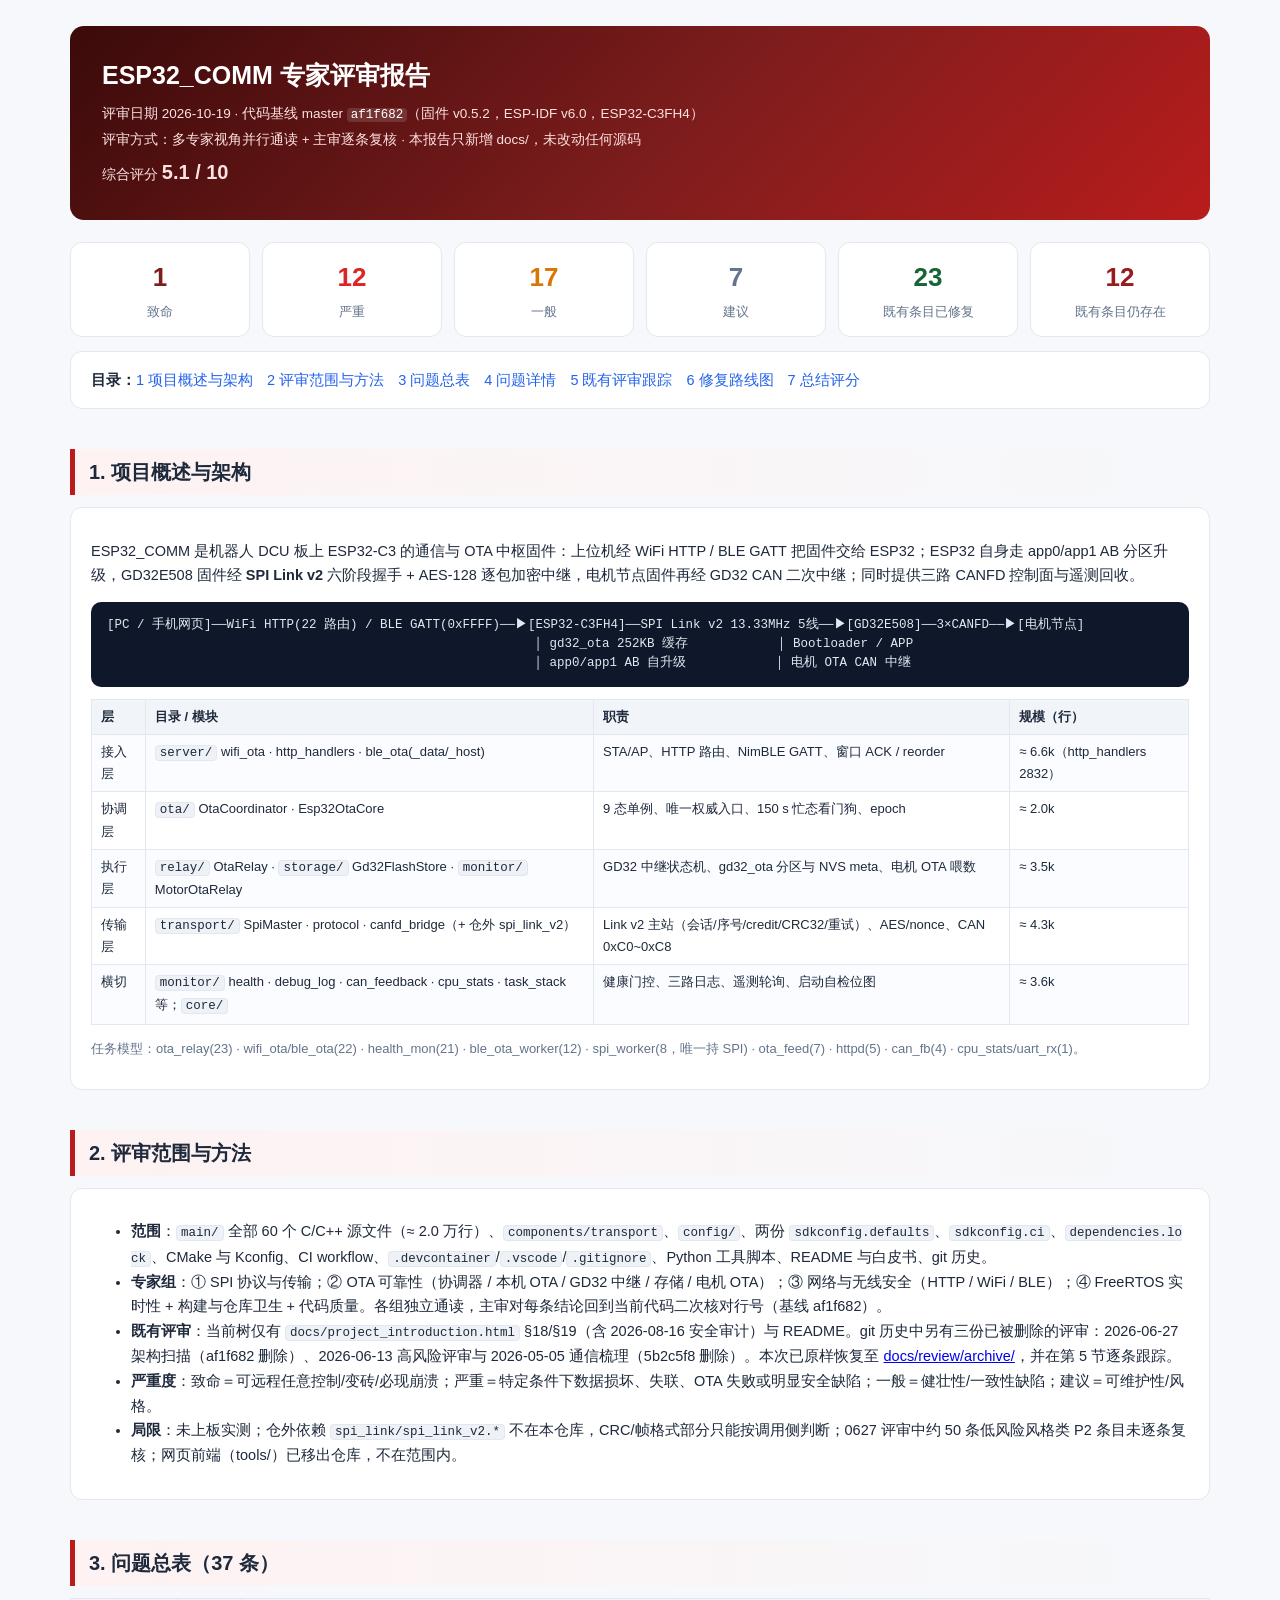
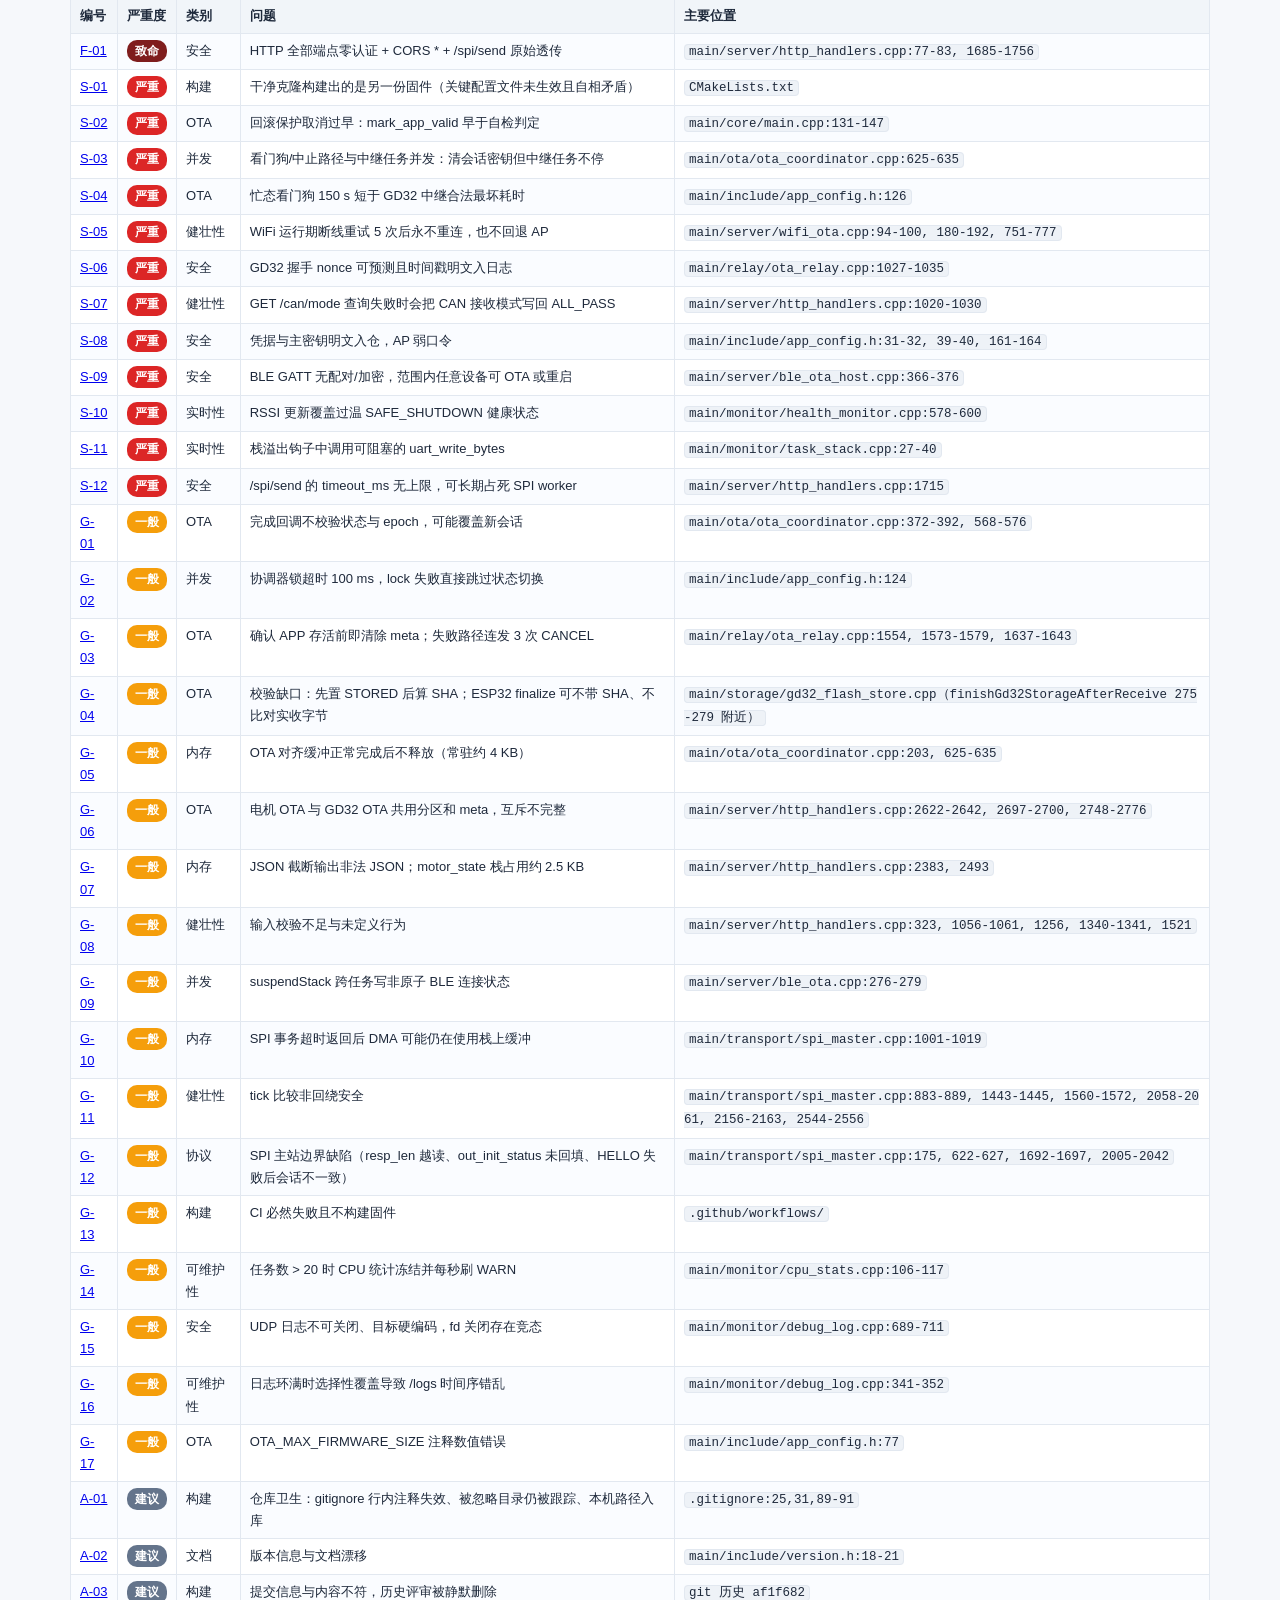
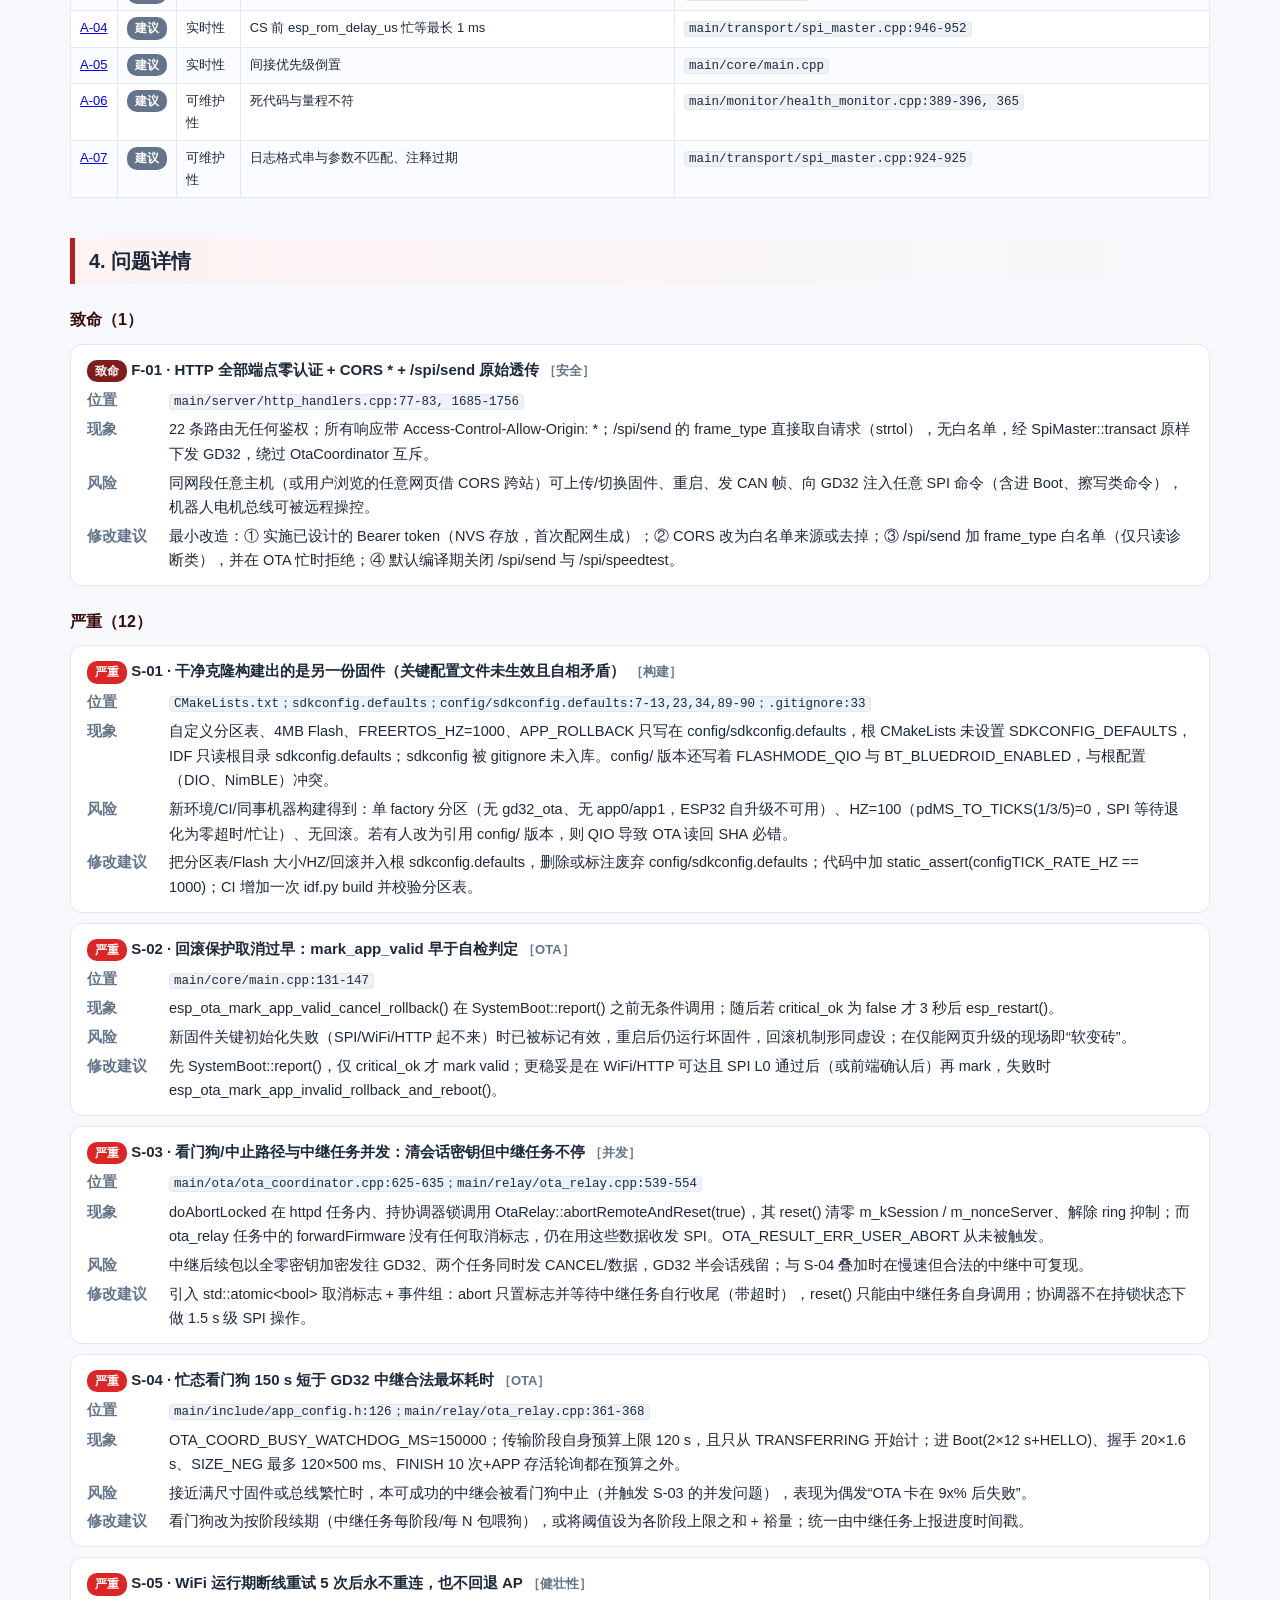
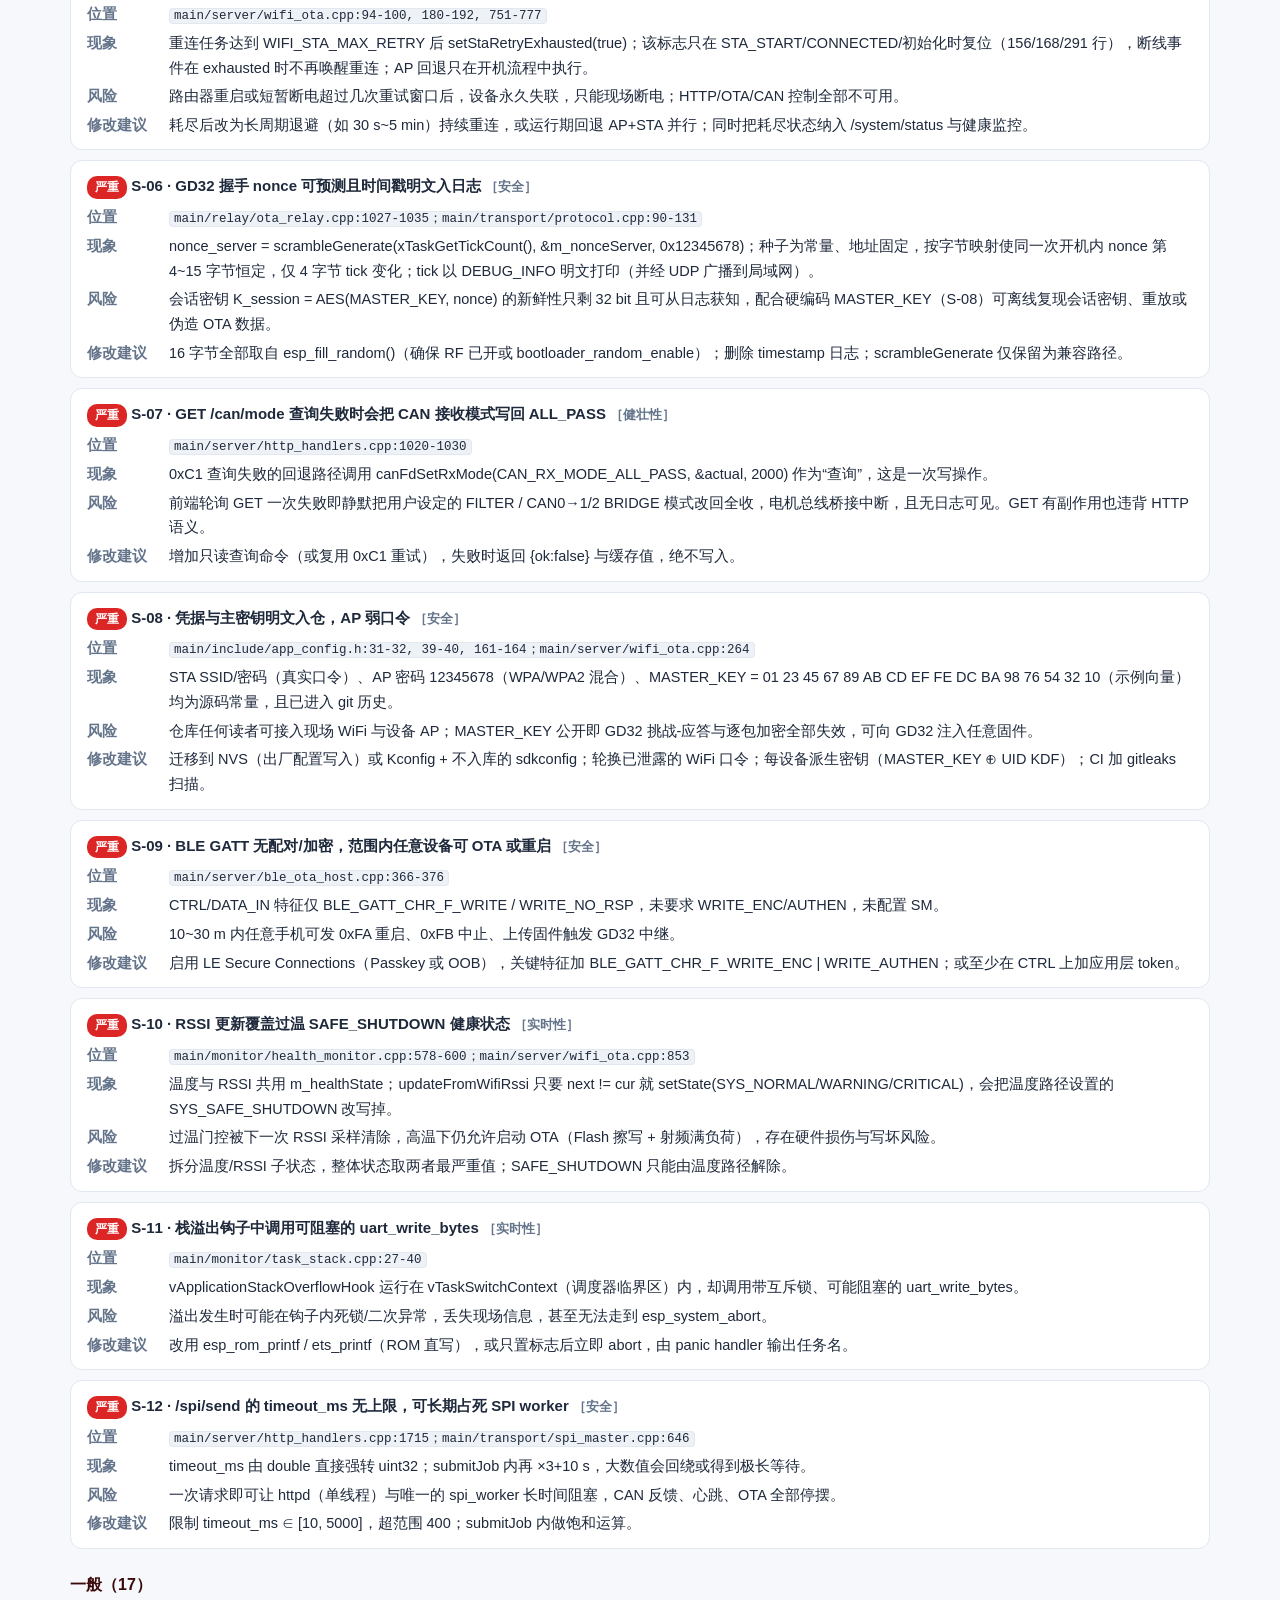
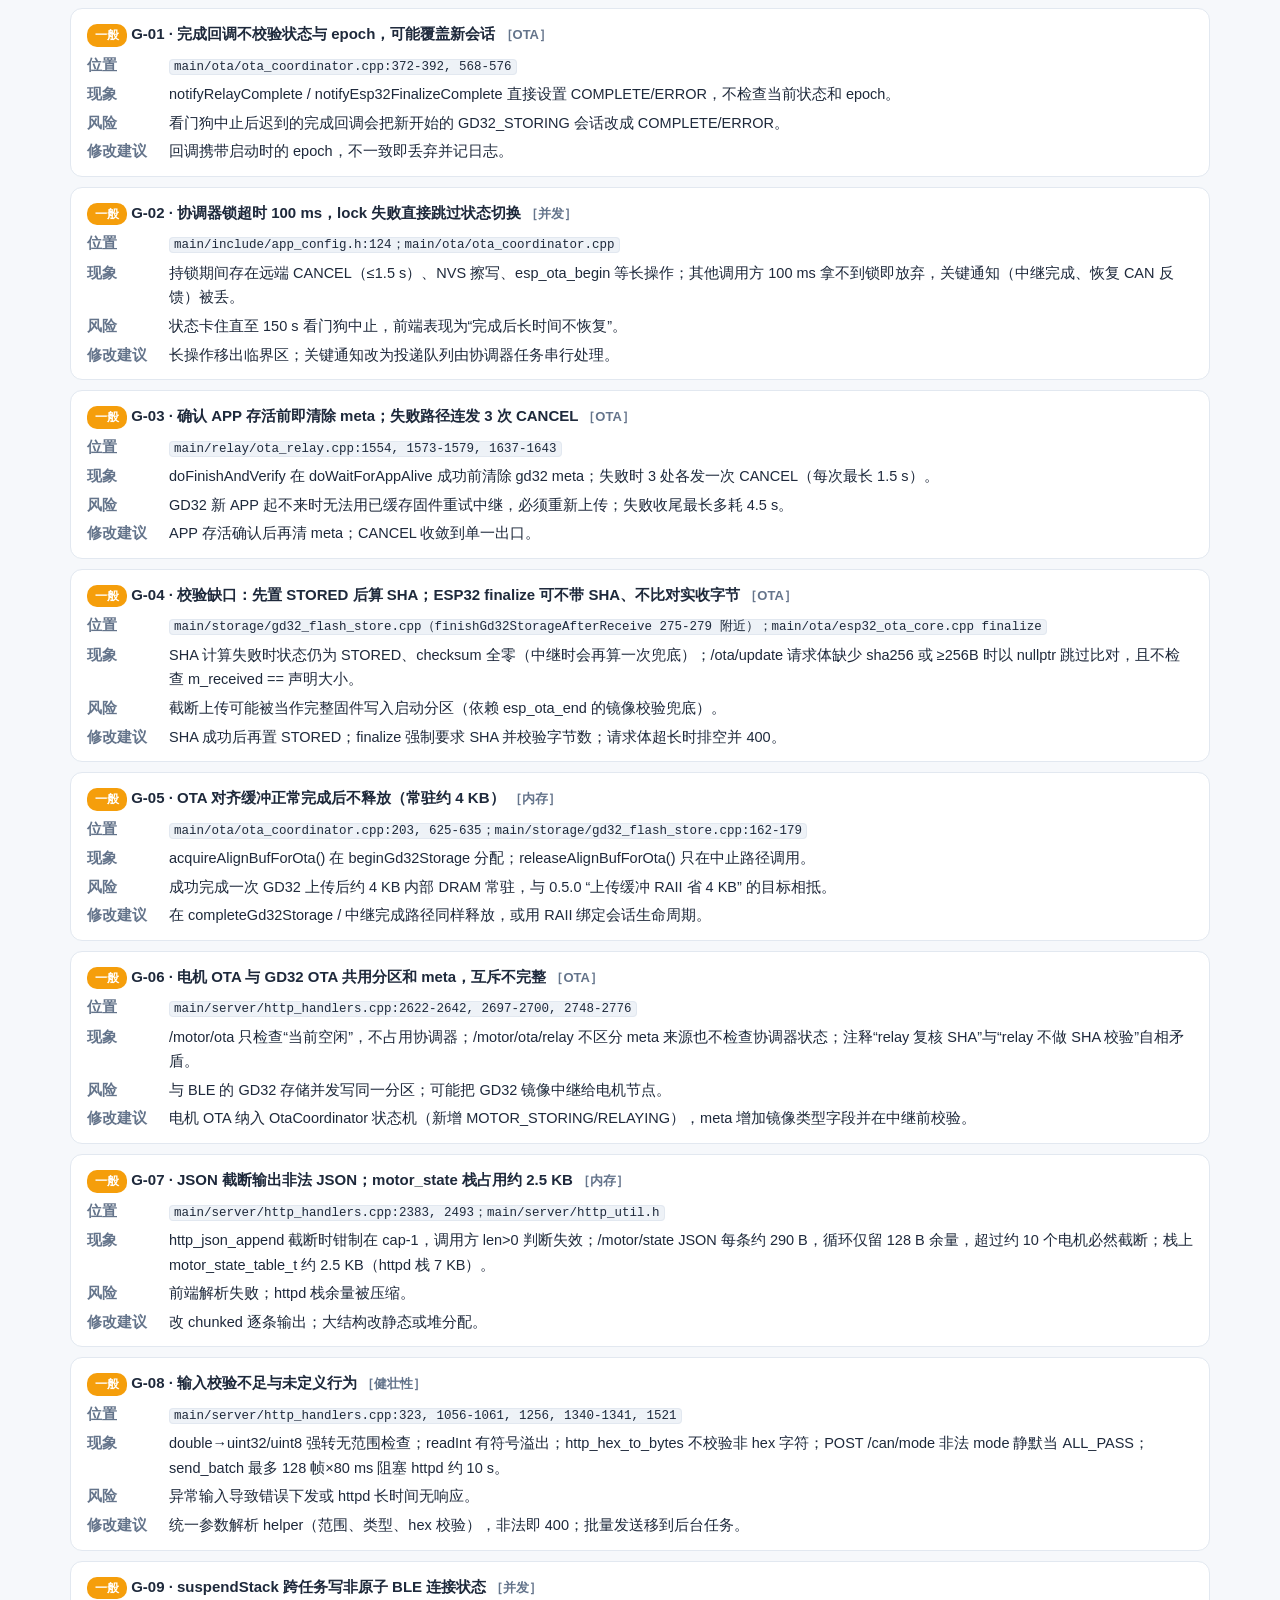
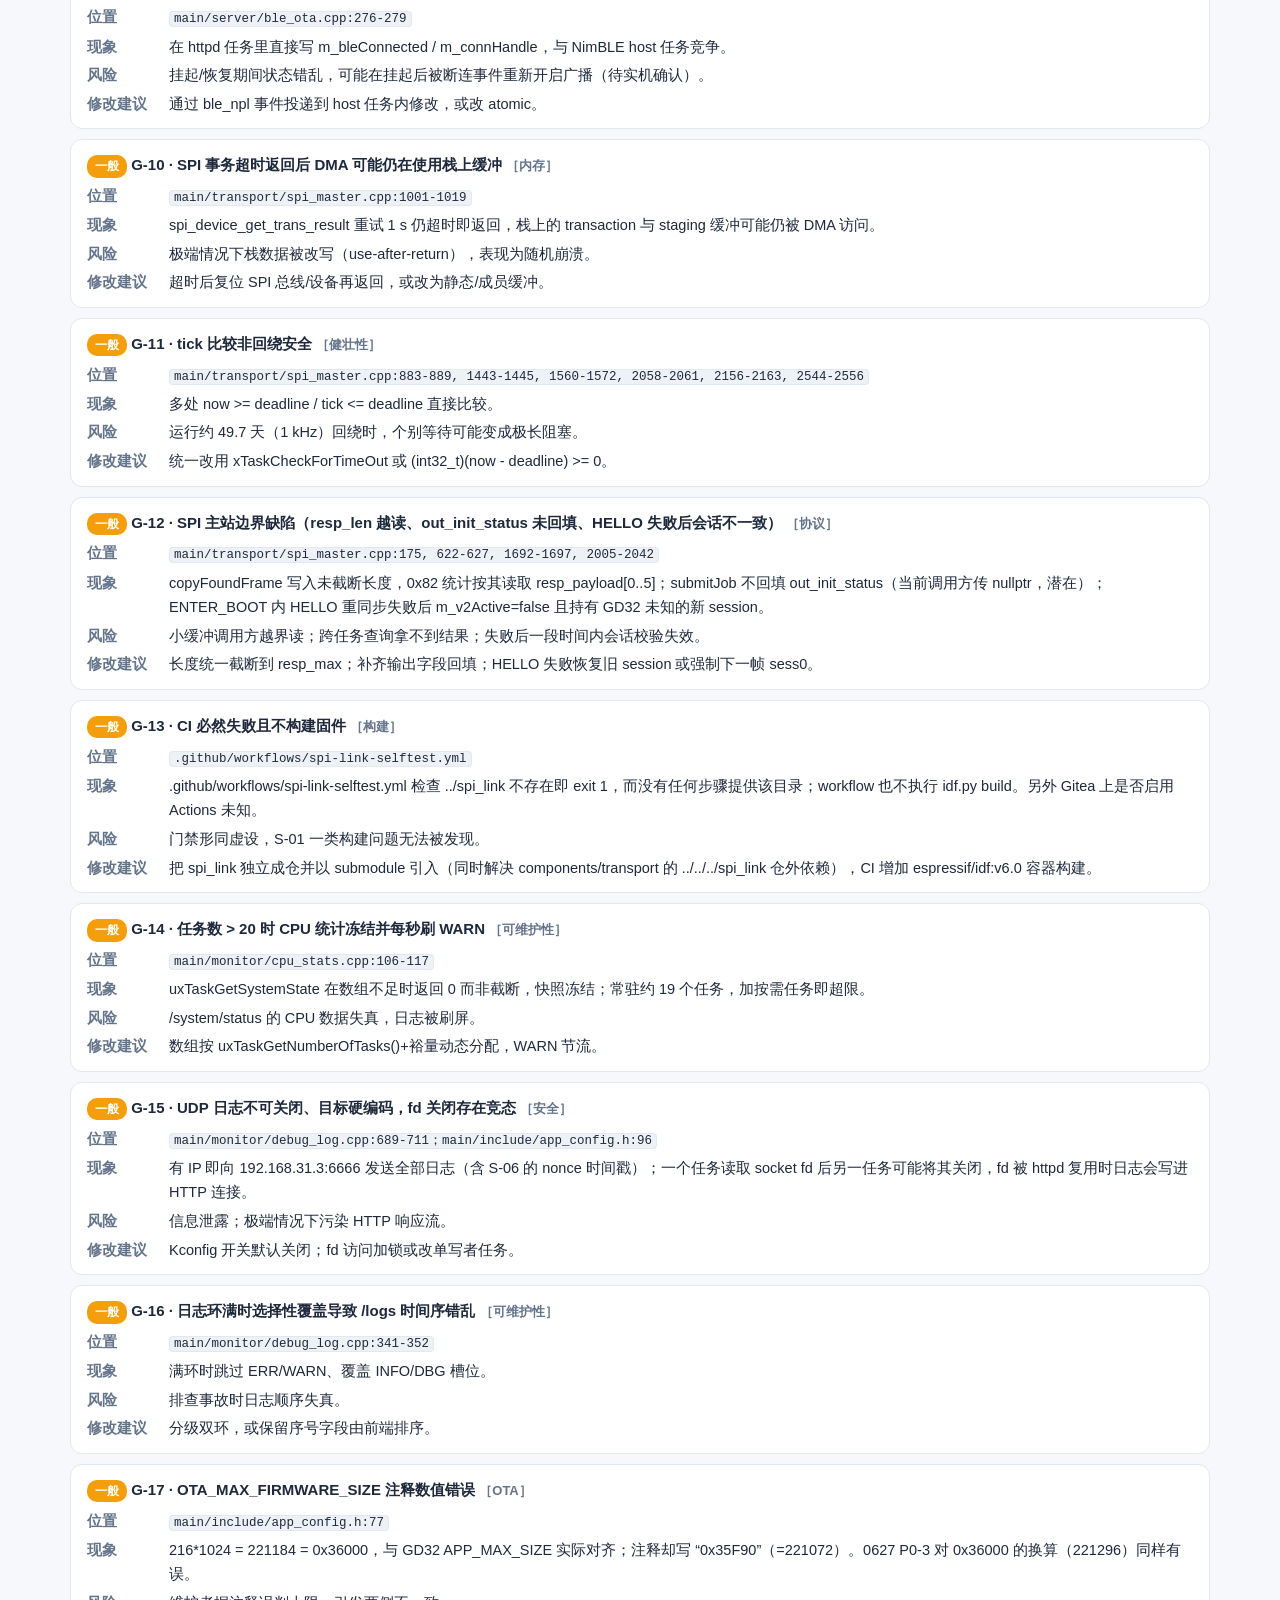
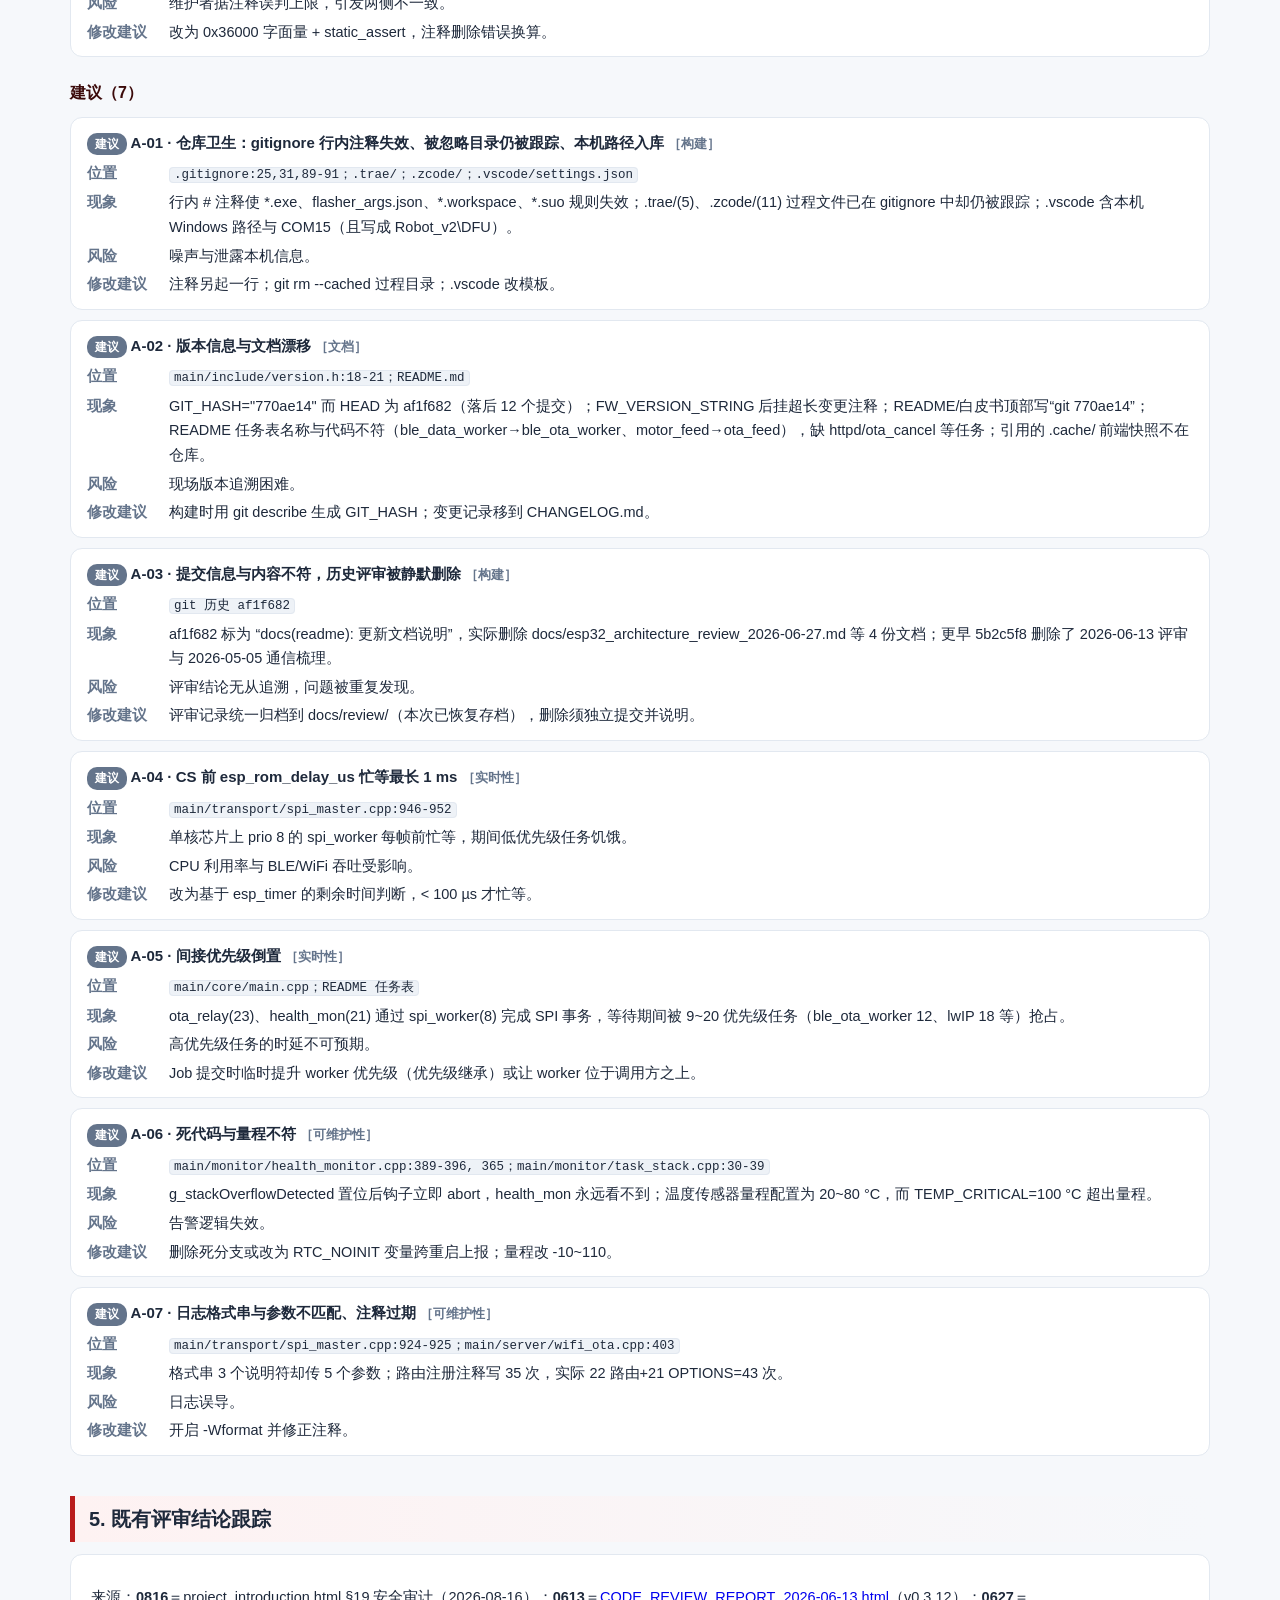
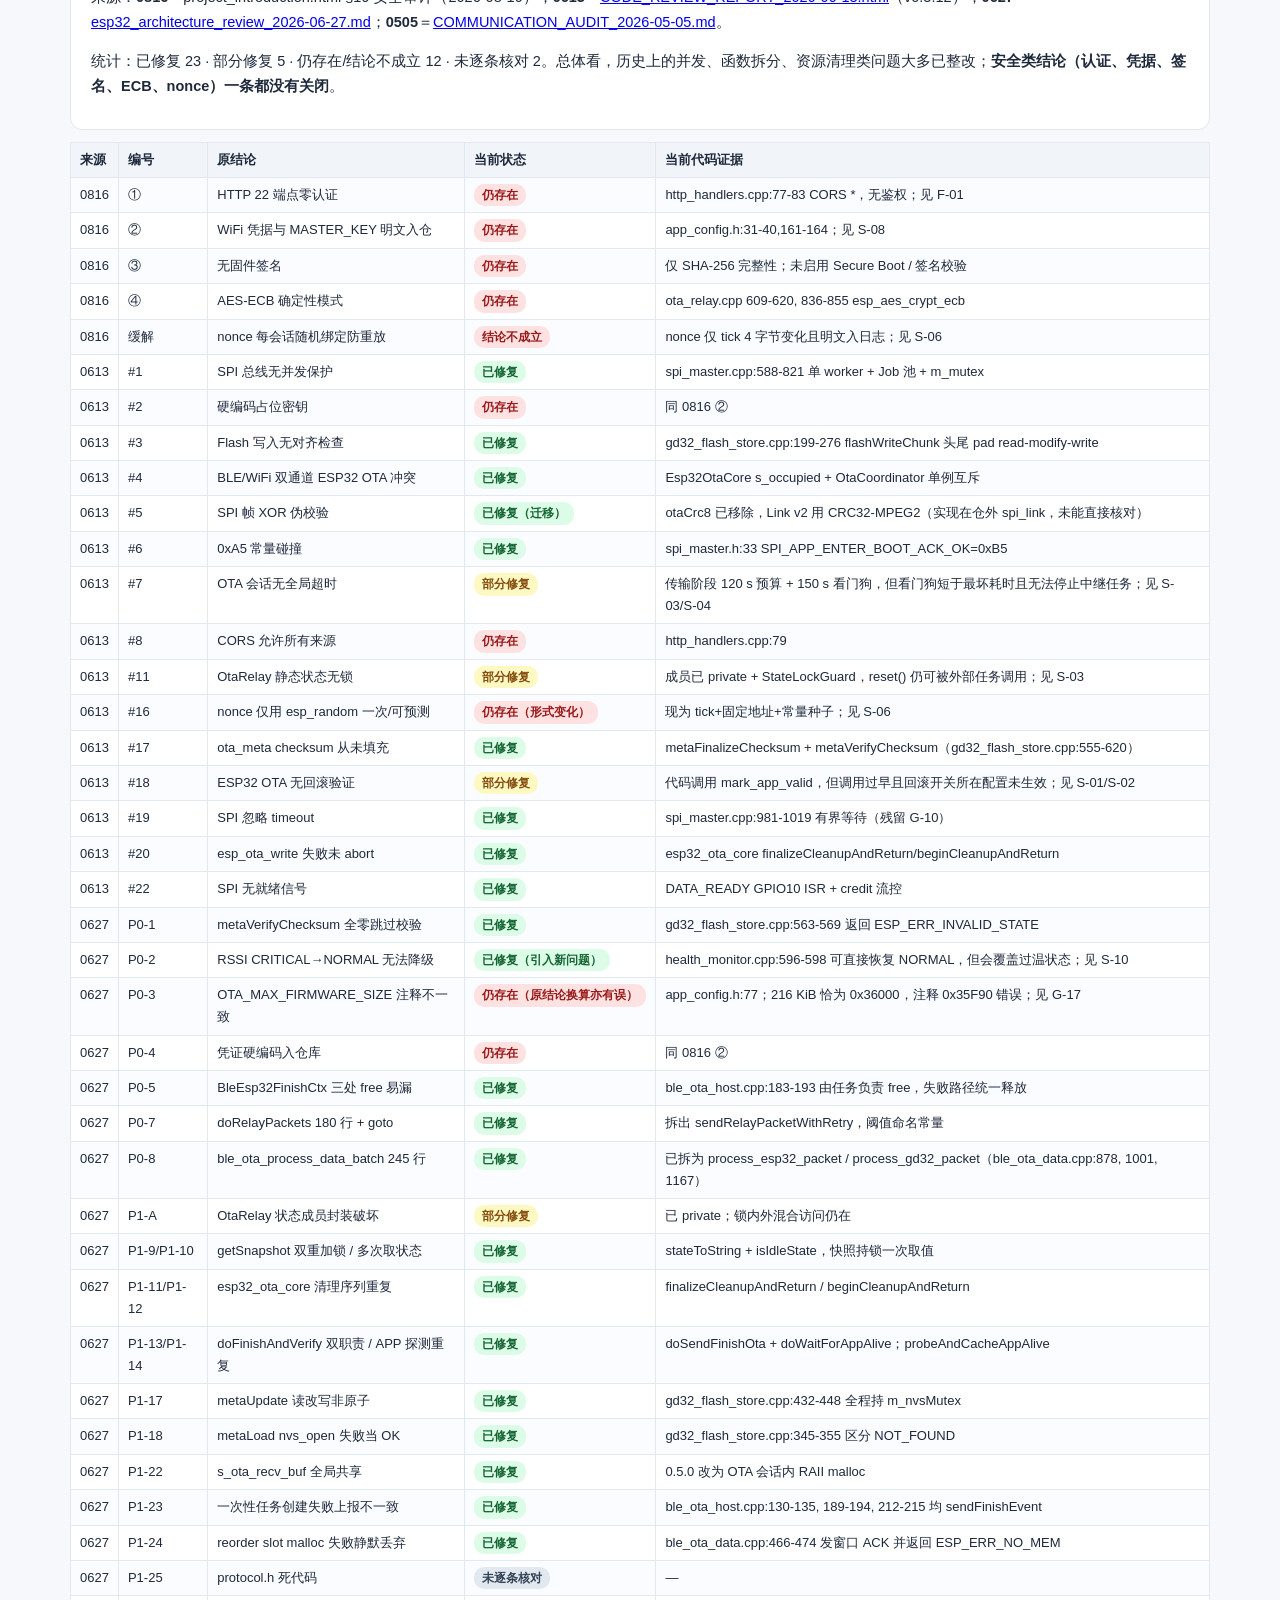
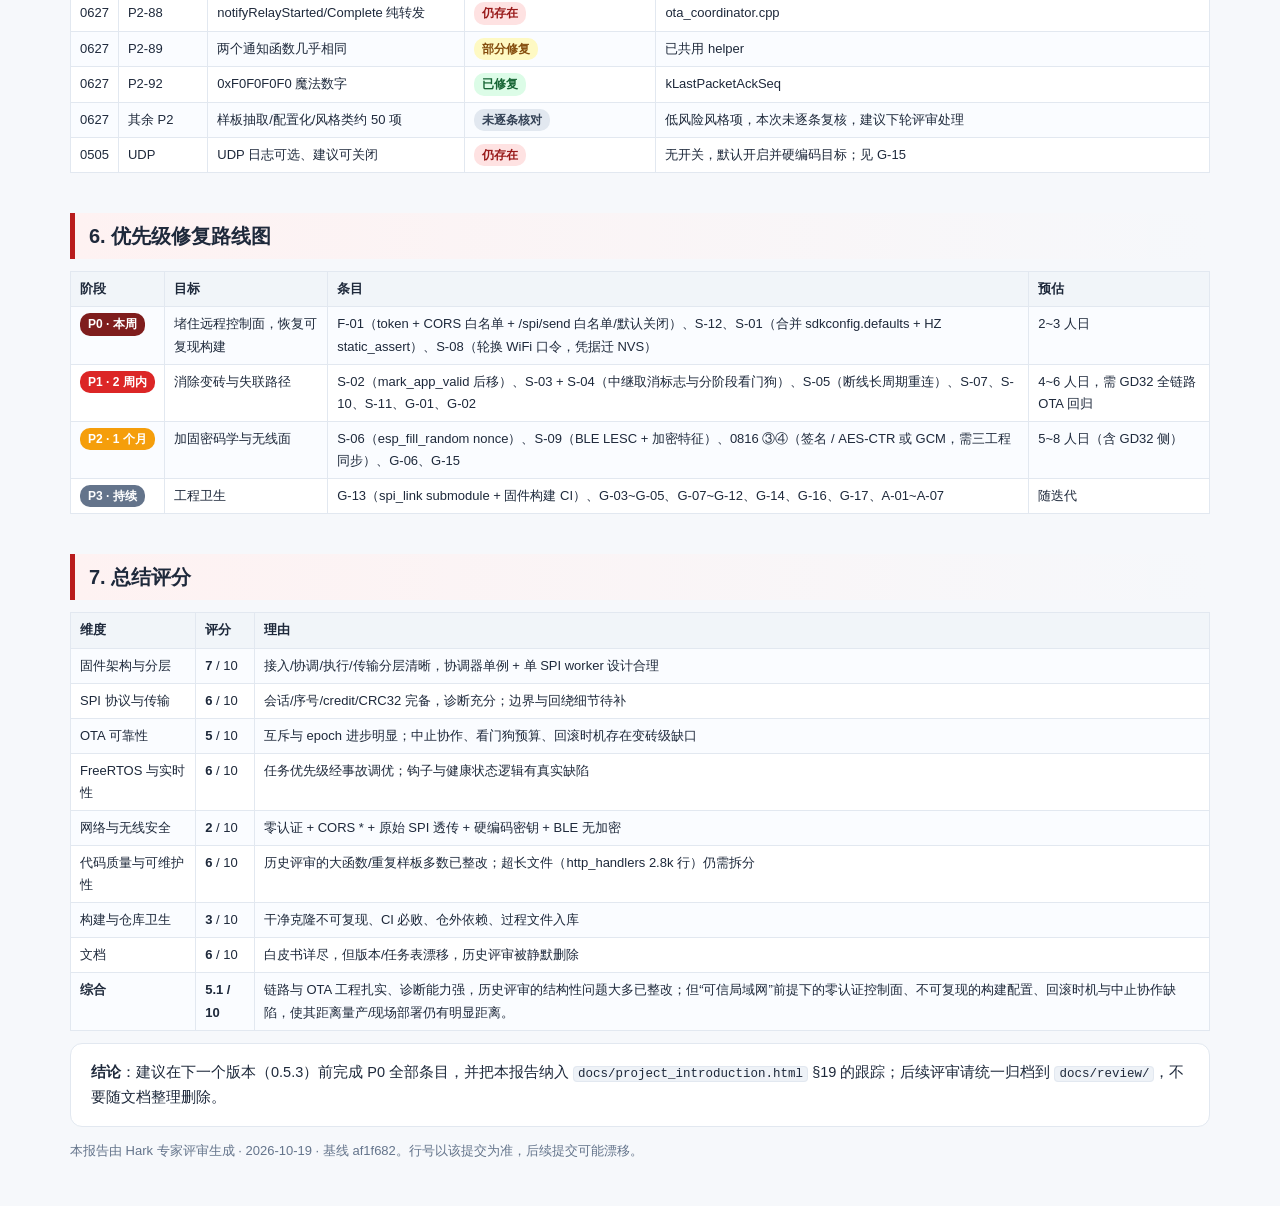
<file: docs/review/ESP32_COMM_专家评审_2026-10-19.html>
<!DOCTYPE html><html lang="zh-CN"><head><meta charset="utf-8"><meta name="viewport" content="width=device-width,initial-scale=1">
<title>ESP32_COMM 专家评审 2026-10-19</title><style>
:root{--ink:#1e293b;--muted:#64748b;--line:#e2e8f0;--bg:#f6f8fb;--card:#fff;--esp:#2563eb}
*{box-sizing:border-box}body{font-family:"Microsoft YaHei","PingFang SC","Segoe UI",Arial,sans-serif;color:var(--ink);background:var(--bg);margin:0;line-height:1.7;font-size:14.5px}
.wrap{max-width:1180px;margin:0 auto;padding:26px 20px 80px}
.hero{background:linear-gradient(135deg,#3b0a0a 0%,#7f1d1d 55%,#b91c1c 100%);color:#fff;border-radius:14px;padding:28px 32px;margin-bottom:22px}
.hero h1{margin:0 0 6px;font-size:25px}.hero p{margin:3px 0;color:#fee2e2;font-size:13.5px}
h2{font-size:20px;margin:40px 0 12px;padding:6px 0 6px 14px;border-left:5px solid #b91c1c;background:linear-gradient(90deg,#fef2f2,transparent);border-radius:0 8px 8px 0}
h3{font-size:16px;margin:22px 0 8px;color:#3b0a0a}
.card{background:var(--card);border:1px solid var(--line);border-radius:12px;padding:16px 20px;margin:12px 0}
table{border-collapse:collapse;width:100%;margin:10px 0;font-size:13px;background:#fff}
th,td{border:1px solid var(--line);padding:6px 9px;text-align:left;vertical-align:top}
th{background:#f1f5f9;font-weight:600;white-space:nowrap}tr:nth-child(even) td{background:#fafcff}
code{background:#eef2f7;border:1px solid #e2e8f0;border-radius:4px;padding:0 4px;font-size:12.5px;font-family:Consolas,monospace;word-break:break-all}
pre{background:#0f172a;color:#e2e8f0;border-radius:10px;padding:14px 16px;overflow-x:auto;font-size:12.5px;line-height:1.5}
.tag{display:inline-block;padding:1px 8px;border-radius:10px;font-size:12px;font-weight:600;white-space:nowrap}
.sev-f{background:#7f1d1d;color:#fff}.sev-s{background:#dc2626;color:#fff}.sev-g{background:#f59e0b;color:#fff}.sev-a{background:#64748b;color:#fff}
.st-ok{background:#dcfce7;color:#166534}.st-part{background:#fef9c3;color:#854d0e}.st-bad{background:#fee2e2;color:#991b1b}.st-na{background:#e2e8f0;color:#334155}
.kpis{display:flex;gap:12px;flex-wrap:wrap;margin:14px 0}.kpi{flex:1;min-width:120px;background:#fff;border:1px solid var(--line);border-radius:12px;padding:12px 14px;text-align:center}
.kpi b{display:block;font-size:26px}.kpi span{color:var(--muted);font-size:12.5px}
.finding{background:#fff;border:1px solid var(--line);border-radius:12px;padding:12px 16px;margin:10px 0}
.finding h4{margin:0 0 6px;font-size:15px}.finding dl{display:grid;grid-template-columns:72px 1fr;gap:4px 10px;margin:0}
.finding dt{color:var(--muted);font-weight:600}.finding dd{margin:0}
.toc a{color:var(--esp);text-decoration:none;margin-right:14px;white-space:nowrap}
.note{color:var(--muted);font-size:13px}
</style></head><body><div class="wrap">
<div class="hero"><h1>ESP32_COMM 专家评审报告</h1>
<p>评审日期 2026-10-19 · 代码基线 master <code style="background:#fff2;color:#fff;border:0">af1f682</code>（固件 v0.5.2，ESP-IDF v6.0，ESP32-C3FH4）</p>
<p>评审方式：多专家视角并行通读 + 主审逐条复核 · 本报告只新增 docs/，未改动任何源码</p>
<p>综合评分 <b style="font-size:20px">5.1 / 10</b></p></div>

<div class="kpis">
<div class="kpi"><b style="color:#7f1d1d">1</b><span>致命</span></div>
<div class="kpi"><b style="color:#dc2626">12</b><span>严重</span></div>
<div class="kpi"><b style="color:#d97706">17</b><span>一般</span></div>
<div class="kpi"><b style="color:#64748b">7</b><span>建议</span></div>
<div class="kpi"><b style="color:#166534">23</b><span>既有条目已修复</span></div>
<div class="kpi"><b style="color:#991b1b">12</b><span>既有条目仍存在</span></div>
</div>

<div class="card toc"><b>目录：</b><a href="#s1">1 项目概述与架构</a><a href="#s2">2 评审范围与方法</a><a href="#s3">3 问题总表</a><a href="#s4">4 问题详情</a><a href="#s5">5 既有评审跟踪</a><a href="#s6">6 修复路线图</a><a href="#s7">7 总结评分</a></div>

<h2 id="s1">1. 项目概述与架构</h2>
<div class="card"><p>ESP32_COMM 是机器人 DCU 板上 ESP32-C3 的通信与 OTA 中枢固件：上位机经 WiFi HTTP / BLE GATT 把固件交给 ESP32；ESP32 自身走 app0/app1 AB 分区升级，GD32E508 固件经 <b>SPI Link v2</b> 六阶段握手 + AES-128 逐包加密中继，电机节点固件再经 GD32 CAN 二次中继；同时提供三路 CANFD 控制面与遥测回收。</p>
<pre>[PC / 手机网页]──WiFi HTTP(22 路由) / BLE GATT(0xFFFF)──▶[ESP32-C3FH4]──SPI Link v2 13.33MHz 5线──▶[GD32E508]──3×CANFD──▶[电机节点]
                                                         │ gd32_ota 252KB 缓存            │ Bootloader / APP
                                                         │ app0/app1 AB 自升级            │ 电机 OTA CAN 中继</pre>
<table><tr><th>层</th><th>目录 / 模块</th><th>职责</th><th>规模（行）</th></tr>
<tr><td>接入层</td><td><code>server/</code> wifi_ota · http_handlers · ble_ota(_data/_host)</td><td>STA/AP、HTTP 路由、NimBLE GATT、窗口 ACK / reorder</td><td>≈ 6.6k（http_handlers 2832）</td></tr>
<tr><td>协调层</td><td><code>ota/</code> OtaCoordinator · Esp32OtaCore</td><td>9 态单例、唯一权威入口、150 s 忙态看门狗、epoch</td><td>≈ 2.0k</td></tr>
<tr><td>执行层</td><td><code>relay/</code> OtaRelay · <code>storage/</code> Gd32FlashStore · <code>monitor/</code> MotorOtaRelay</td><td>GD32 中继状态机、gd32_ota 分区与 NVS meta、电机 OTA 喂数</td><td>≈ 3.5k</td></tr>
<tr><td>传输层</td><td><code>transport/</code> SpiMaster · protocol · canfd_bridge（+ 仓外 spi_link_v2）</td><td>Link v2 主站（会话/序号/credit/CRC32/重试）、AES/nonce、CAN 0xC0~0xC8</td><td>≈ 4.3k</td></tr>
<tr><td>横切</td><td><code>monitor/</code> health · debug_log · can_feedback · cpu_stats · task_stack 等；<code>core/</code></td><td>健康门控、三路日志、遥测轮询、启动自检位图</td><td>≈ 3.6k</td></tr></table>
<p class="note">任务模型：ota_relay(23) · wifi_ota/ble_ota(22) · health_mon(21) · ble_ota_worker(12) · spi_worker(8，唯一持 SPI) · ota_feed(7) · httpd(5) · can_fb(4) · cpu_stats/uart_rx(1)。</p></div>

<h2 id="s2">2. 评审范围与方法</h2>
<div class="card"><ul>
<li><b>范围</b>：<code>main/</code> 全部 60 个 C/C++ 源文件（≈ 2.0 万行）、<code>components/transport</code>、<code>config/</code>、两份 <code>sdkconfig.defaults</code>、<code>sdkconfig.ci</code>、<code>dependencies.lock</code>、CMake 与 Kconfig、CI workflow、<code>.devcontainer</code>/<code>.vscode</code>/<code>.gitignore</code>、Python 工具脚本、README 与白皮书、git 历史。</li>
<li><b>专家组</b>：① SPI 协议与传输；② OTA 可靠性（协调器 / 本机 OTA / GD32 中继 / 存储 / 电机 OTA）；③ 网络与无线安全（HTTP / WiFi / BLE）；④ FreeRTOS 实时性 + 构建与仓库卫生 + 代码质量。各组独立通读，主审对每条结论回到当前代码二次核对行号（基线 af1f682）。</li>
<li><b>既有评审</b>：当前树仅有 <code>docs/project_introduction.html</code> §18/§19（含 2026-08-16 安全审计）与 README。git 历史中另有三份已被删除的评审：2026-06-27 架构扫描（af1f682 删除）、2026-06-13 高风险评审与 2026-05-05 通信梳理（5b2c5f8 删除）。本次已原样恢复至 <a href="archive/">docs/review/archive/</a>，并在第 5 节逐条跟踪。</li>
<li><b>严重度</b>：致命＝可远程任意控制/变砖/必现崩溃；严重＝特定条件下数据损坏、失联、OTA 失败或明显安全缺陷；一般＝健壮性/一致性缺陷；建议＝可维护性/风格。</li>
<li><b>局限</b>：未上板实测；仓外依赖 <code>spi_link/spi_link_v2.*</code> 不在本仓库，CRC/帧格式部分只能按调用侧判断；0627 评审中约 50 条低风险风格类 P2 条目未逐条复核；网页前端（tools/）已移出仓库，不在范围内。</li></ul></div>

<h2 id="s3">3. 问题总表（37 条）</h2>
<table><tr><th>编号</th><th>严重度</th><th>类别</th><th>问题</th><th>主要位置</th></tr><tr><td><a href='#F-01'>F-01</a></td><td><span class='tag sev-f'>致命</span></td><td>安全</td><td>HTTP 全部端点零认证 + CORS * + /spi/send 原始透传</td><td><code>main/server/http_handlers.cpp:77-83, 1685-1756</code></td></tr><tr><td><a href='#S-01'>S-01</a></td><td><span class='tag sev-s'>严重</span></td><td>构建</td><td>干净克隆构建出的是另一份固件（关键配置文件未生效且自相矛盾）</td><td><code>CMakeLists.txt</code></td></tr><tr><td><a href='#S-02'>S-02</a></td><td><span class='tag sev-s'>严重</span></td><td>OTA</td><td>回滚保护取消过早：mark_app_valid 早于自检判定</td><td><code>main/core/main.cpp:131-147</code></td></tr><tr><td><a href='#S-03'>S-03</a></td><td><span class='tag sev-s'>严重</span></td><td>并发</td><td>看门狗/中止路径与中继任务并发：清会话密钥但中继任务不停</td><td><code>main/ota/ota_coordinator.cpp:625-635</code></td></tr><tr><td><a href='#S-04'>S-04</a></td><td><span class='tag sev-s'>严重</span></td><td>OTA</td><td>忙态看门狗 150 s 短于 GD32 中继合法最坏耗时</td><td><code>main/include/app_config.h:126</code></td></tr><tr><td><a href='#S-05'>S-05</a></td><td><span class='tag sev-s'>严重</span></td><td>健壮性</td><td>WiFi 运行期断线重试 5 次后永不重连，也不回退 AP</td><td><code>main/server/wifi_ota.cpp:94-100, 180-192, 751-777</code></td></tr><tr><td><a href='#S-06'>S-06</a></td><td><span class='tag sev-s'>严重</span></td><td>安全</td><td>GD32 握手 nonce 可预测且时间戳明文入日志</td><td><code>main/relay/ota_relay.cpp:1027-1035</code></td></tr><tr><td><a href='#S-07'>S-07</a></td><td><span class='tag sev-s'>严重</span></td><td>健壮性</td><td>GET /can/mode 查询失败时会把 CAN 接收模式写回 ALL_PASS</td><td><code>main/server/http_handlers.cpp:1020-1030</code></td></tr><tr><td><a href='#S-08'>S-08</a></td><td><span class='tag sev-s'>严重</span></td><td>安全</td><td>凭据与主密钥明文入仓，AP 弱口令</td><td><code>main/include/app_config.h:31-32, 39-40, 161-164</code></td></tr><tr><td><a href='#S-09'>S-09</a></td><td><span class='tag sev-s'>严重</span></td><td>安全</td><td>BLE GATT 无配对/加密，范围内任意设备可 OTA 或重启</td><td><code>main/server/ble_ota_host.cpp:366-376</code></td></tr><tr><td><a href='#S-10'>S-10</a></td><td><span class='tag sev-s'>严重</span></td><td>实时性</td><td>RSSI 更新覆盖过温 SAFE_SHUTDOWN 健康状态</td><td><code>main/monitor/health_monitor.cpp:578-600</code></td></tr><tr><td><a href='#S-11'>S-11</a></td><td><span class='tag sev-s'>严重</span></td><td>实时性</td><td>栈溢出钩子中调用可阻塞的 uart_write_bytes</td><td><code>main/monitor/task_stack.cpp:27-40</code></td></tr><tr><td><a href='#S-12'>S-12</a></td><td><span class='tag sev-s'>严重</span></td><td>安全</td><td>/spi/send 的 timeout_ms 无上限，可长期占死 SPI worker</td><td><code>main/server/http_handlers.cpp:1715</code></td></tr><tr><td><a href='#G-01'>G-01</a></td><td><span class='tag sev-g'>一般</span></td><td>OTA</td><td>完成回调不校验状态与 epoch，可能覆盖新会话</td><td><code>main/ota/ota_coordinator.cpp:372-392, 568-576</code></td></tr><tr><td><a href='#G-02'>G-02</a></td><td><span class='tag sev-g'>一般</span></td><td>并发</td><td>协调器锁超时 100 ms，lock 失败直接跳过状态切换</td><td><code>main/include/app_config.h:124</code></td></tr><tr><td><a href='#G-03'>G-03</a></td><td><span class='tag sev-g'>一般</span></td><td>OTA</td><td>确认 APP 存活前即清除 meta；失败路径连发 3 次 CANCEL</td><td><code>main/relay/ota_relay.cpp:1554, 1573-1579, 1637-1643</code></td></tr><tr><td><a href='#G-04'>G-04</a></td><td><span class='tag sev-g'>一般</span></td><td>OTA</td><td>校验缺口：先置 STORED 后算 SHA；ESP32 finalize 可不带 SHA、不比对实收字节</td><td><code>main/storage/gd32_flash_store.cpp（finishGd32StorageAfterReceive 275-279 附近）</code></td></tr><tr><td><a href='#G-05'>G-05</a></td><td><span class='tag sev-g'>一般</span></td><td>内存</td><td>OTA 对齐缓冲正常完成后不释放（常驻约 4 KB）</td><td><code>main/ota/ota_coordinator.cpp:203, 625-635</code></td></tr><tr><td><a href='#G-06'>G-06</a></td><td><span class='tag sev-g'>一般</span></td><td>OTA</td><td>电机 OTA 与 GD32 OTA 共用分区和 meta，互斥不完整</td><td><code>main/server/http_handlers.cpp:2622-2642, 2697-2700, 2748-2776</code></td></tr><tr><td><a href='#G-07'>G-07</a></td><td><span class='tag sev-g'>一般</span></td><td>内存</td><td>JSON 截断输出非法 JSON；motor_state 栈占用约 2.5 KB</td><td><code>main/server/http_handlers.cpp:2383, 2493</code></td></tr><tr><td><a href='#G-08'>G-08</a></td><td><span class='tag sev-g'>一般</span></td><td>健壮性</td><td>输入校验不足与未定义行为</td><td><code>main/server/http_handlers.cpp:323, 1056-1061, 1256, 1340-1341, 1521</code></td></tr><tr><td><a href='#G-09'>G-09</a></td><td><span class='tag sev-g'>一般</span></td><td>并发</td><td>suspendStack 跨任务写非原子 BLE 连接状态</td><td><code>main/server/ble_ota.cpp:276-279</code></td></tr><tr><td><a href='#G-10'>G-10</a></td><td><span class='tag sev-g'>一般</span></td><td>内存</td><td>SPI 事务超时返回后 DMA 可能仍在使用栈上缓冲</td><td><code>main/transport/spi_master.cpp:1001-1019</code></td></tr><tr><td><a href='#G-11'>G-11</a></td><td><span class='tag sev-g'>一般</span></td><td>健壮性</td><td>tick 比较非回绕安全</td><td><code>main/transport/spi_master.cpp:883-889, 1443-1445, 1560-1572, 2058-2061, 2156-2163, 2544-2556</code></td></tr><tr><td><a href='#G-12'>G-12</a></td><td><span class='tag sev-g'>一般</span></td><td>协议</td><td>SPI 主站边界缺陷（resp_len 越读、out_init_status 未回填、HELLO 失败后会话不一致）</td><td><code>main/transport/spi_master.cpp:175, 622-627, 1692-1697, 2005-2042</code></td></tr><tr><td><a href='#G-13'>G-13</a></td><td><span class='tag sev-g'>一般</span></td><td>构建</td><td>CI 必然失败且不构建固件</td><td><code>.github/workflows/</code></td></tr><tr><td><a href='#G-14'>G-14</a></td><td><span class='tag sev-g'>一般</span></td><td>可维护性</td><td>任务数 &gt; 20 时 CPU 统计冻结并每秒刷 WARN</td><td><code>main/monitor/cpu_stats.cpp:106-117</code></td></tr><tr><td><a href='#G-15'>G-15</a></td><td><span class='tag sev-g'>一般</span></td><td>安全</td><td>UDP 日志不可关闭、目标硬编码，fd 关闭存在竞态</td><td><code>main/monitor/debug_log.cpp:689-711</code></td></tr><tr><td><a href='#G-16'>G-16</a></td><td><span class='tag sev-g'>一般</span></td><td>可维护性</td><td>日志环满时选择性覆盖导致 /logs 时间序错乱</td><td><code>main/monitor/debug_log.cpp:341-352</code></td></tr><tr><td><a href='#G-17'>G-17</a></td><td><span class='tag sev-g'>一般</span></td><td>OTA</td><td>OTA_MAX_FIRMWARE_SIZE 注释数值错误</td><td><code>main/include/app_config.h:77</code></td></tr><tr><td><a href='#A-01'>A-01</a></td><td><span class='tag sev-a'>建议</span></td><td>构建</td><td>仓库卫生：gitignore 行内注释失效、被忽略目录仍被跟踪、本机路径入库</td><td><code>.gitignore:25,31,89-91</code></td></tr><tr><td><a href='#A-02'>A-02</a></td><td><span class='tag sev-a'>建议</span></td><td>文档</td><td>版本信息与文档漂移</td><td><code>main/include/version.h:18-21</code></td></tr><tr><td><a href='#A-03'>A-03</a></td><td><span class='tag sev-a'>建议</span></td><td>构建</td><td>提交信息与内容不符，历史评审被静默删除</td><td><code>git 历史 af1f682</code></td></tr><tr><td><a href='#A-04'>A-04</a></td><td><span class='tag sev-a'>建议</span></td><td>实时性</td><td>CS 前 esp_rom_delay_us 忙等最长 1 ms</td><td><code>main/transport/spi_master.cpp:946-952</code></td></tr><tr><td><a href='#A-05'>A-05</a></td><td><span class='tag sev-a'>建议</span></td><td>实时性</td><td>间接优先级倒置</td><td><code>main/core/main.cpp</code></td></tr><tr><td><a href='#A-06'>A-06</a></td><td><span class='tag sev-a'>建议</span></td><td>可维护性</td><td>死代码与量程不符</td><td><code>main/monitor/health_monitor.cpp:389-396, 365</code></td></tr><tr><td><a href='#A-07'>A-07</a></td><td><span class='tag sev-a'>建议</span></td><td>可维护性</td><td>日志格式串与参数不匹配、注释过期</td><td><code>main/transport/spi_master.cpp:924-925</code></td></tr></table>

<h2 id="s4">4. 问题详情</h2><h3>致命（1）</h3><div class="finding" id="F-01"><h4><span class="tag sev-f">致命</span> F-01 · HTTP 全部端点零认证 + CORS * + /spi/send 原始透传 <span class="note">［安全］</span></h4>
<dl><dt>位置</dt><dd><code>main/server/http_handlers.cpp:77-83, 1685-1756</code></dd>
<dt>现象</dt><dd>22 条路由无任何鉴权；所有响应带 Access-Control-Allow-Origin: *；/spi/send 的 frame_type 直接取自请求（strtol），无白名单，经 SpiMaster::transact 原样下发 GD32，绕过 OtaCoordinator 互斥。</dd><dt>风险</dt><dd>同网段任意主机（或用户浏览的任意网页借 CORS 跨站）可上传/切换固件、重启、发 CAN 帧、向 GD32 注入任意 SPI 命令（含进 Boot、擦写类命令），机器人电机总线可被远程操控。</dd><dt>修改建议</dt><dd>最小改造：① 实施已设计的 Bearer token（NVS 存放，首次配网生成）；② CORS 改为白名单来源或去掉；③ /spi/send 加 frame_type 白名单（仅只读诊断类），并在 OTA 忙时拒绝；④ 默认编译期关闭 /spi/send 与 /spi/speedtest。</dd></dl></div><h3>严重（12）</h3><div class="finding" id="S-01"><h4><span class="tag sev-s">严重</span> S-01 · 干净克隆构建出的是另一份固件（关键配置文件未生效且自相矛盾） <span class="note">［构建］</span></h4>
<dl><dt>位置</dt><dd><code>CMakeLists.txt；sdkconfig.defaults；config/sdkconfig.defaults:7-13,23,34,89-90；.gitignore:33</code></dd>
<dt>现象</dt><dd>自定义分区表、4MB Flash、FREERTOS_HZ=1000、APP_ROLLBACK 只写在 config/sdkconfig.defaults，根 CMakeLists 未设置 SDKCONFIG_DEFAULTS，IDF 只读根目录 sdkconfig.defaults；sdkconfig 被 gitignore 未入库。config/ 版本还写着 FLASHMODE_QIO 与 BT_BLUEDROID_ENABLED，与根配置（DIO、NimBLE）冲突。</dd><dt>风险</dt><dd>新环境/CI/同事机器构建得到：单 factory 分区（无 gd32_ota、无 app0/app1，ESP32 自升级不可用）、HZ=100（pdMS_TO_TICKS(1/3/5)=0，SPI 等待退化为零超时/忙让）、无回滚。若有人改为引用 config/ 版本，则 QIO 导致 OTA 读回 SHA 必错。</dd><dt>修改建议</dt><dd>把分区表/Flash 大小/HZ/回滚并入根 sdkconfig.defaults，删除或标注废弃 config/sdkconfig.defaults；代码中加 static_assert(configTICK_RATE_HZ == 1000)；CI 增加一次 idf.py build 并校验分区表。</dd></dl></div><div class="finding" id="S-02"><h4><span class="tag sev-s">严重</span> S-02 · 回滚保护取消过早：mark_app_valid 早于自检判定 <span class="note">［OTA］</span></h4>
<dl><dt>位置</dt><dd><code>main/core/main.cpp:131-147</code></dd>
<dt>现象</dt><dd>esp_ota_mark_app_valid_cancel_rollback() 在 SystemBoot::report() 之前无条件调用；随后若 critical_ok 为 false 才 3 秒后 esp_restart()。</dd><dt>风险</dt><dd>新固件关键初始化失败（SPI/WiFi/HTTP 起不来）时已被标记有效，重启后仍运行坏固件，回滚机制形同虚设；在仅能网页升级的现场即“软变砖”。</dd><dt>修改建议</dt><dd>先 SystemBoot::report()，仅 critical_ok 才 mark valid；更稳妥是在 WiFi/HTTP 可达且 SPI L0 通过后（或前端确认后）再 mark，失败时 esp_ota_mark_app_invalid_rollback_and_reboot()。</dd></dl></div><div class="finding" id="S-03"><h4><span class="tag sev-s">严重</span> S-03 · 看门狗/中止路径与中继任务并发：清会话密钥但中继任务不停 <span class="note">［并发］</span></h4>
<dl><dt>位置</dt><dd><code>main/ota/ota_coordinator.cpp:625-635；main/relay/ota_relay.cpp:539-554</code></dd>
<dt>现象</dt><dd>doAbortLocked 在 httpd 任务内、持协调器锁调用 OtaRelay::abortRemoteAndReset(true)，其 reset() 清零 m_kSession / m_nonceServer、解除 ring 抑制；而 ota_relay 任务中的 forwardFirmware 没有任何取消标志，仍在用这些数据收发 SPI。OTA_RESULT_ERR_USER_ABORT 从未被触发。</dd><dt>风险</dt><dd>中继后续包以全零密钥加密发往 GD32、两个任务同时发 CANCEL/数据，GD32 半会话残留；与 S-04 叠加时在慢速但合法的中继中可复现。</dd><dt>修改建议</dt><dd>引入 std::atomic&lt;bool&gt; 取消标志 + 事件组：abort 只置标志并等待中继任务自行收尾（带超时），reset() 只能由中继任务自身调用；协调器不在持锁状态下做 1.5 s 级 SPI 操作。</dd></dl></div><div class="finding" id="S-04"><h4><span class="tag sev-s">严重</span> S-04 · 忙态看门狗 150 s 短于 GD32 中继合法最坏耗时 <span class="note">［OTA］</span></h4>
<dl><dt>位置</dt><dd><code>main/include/app_config.h:126；main/relay/ota_relay.cpp:361-368</code></dd>
<dt>现象</dt><dd>OTA_COORD_BUSY_WATCHDOG_MS=150000；传输阶段自身预算上限 120 s，且只从 TRANSFERRING 开始计；进 Boot(2×12 s+HELLO)、握手 20×1.6 s、SIZE_NEG 最多 120×500 ms、FINISH 10 次+APP 存活轮询都在预算之外。</dd><dt>风险</dt><dd>接近满尺寸固件或总线繁忙时，本可成功的中继会被看门狗中止（并触发 S-03 的并发问题），表现为偶发“OTA 卡在 9x% 后失败”。</dd><dt>修改建议</dt><dd>看门狗改为按阶段续期（中继任务每阶段/每 N 包喂狗），或将阈值设为各阶段上限之和 + 裕量；统一由中继任务上报进度时间戳。</dd></dl></div><div class="finding" id="S-05"><h4><span class="tag sev-s">严重</span> S-05 · WiFi 运行期断线重试 5 次后永不重连，也不回退 AP <span class="note">［健壮性］</span></h4>
<dl><dt>位置</dt><dd><code>main/server/wifi_ota.cpp:94-100, 180-192, 751-777</code></dd>
<dt>现象</dt><dd>重连任务达到 WIFI_STA_MAX_RETRY 后 setStaRetryExhausted(true)；该标志只在 STA_START/CONNECTED/初始化时复位（156/168/291 行），断线事件在 exhausted 时不再唤醒重连；AP 回退只在开机流程中执行。</dd><dt>风险</dt><dd>路由器重启或短暂断电超过几次重试窗口后，设备永久失联，只能现场断电；HTTP/OTA/CAN 控制全部不可用。</dd><dt>修改建议</dt><dd>耗尽后改为长周期退避（如 30 s~5 min）持续重连，或运行期回退 AP+STA 并行；同时把耗尽状态纳入 /system/status 与健康监控。</dd></dl></div><div class="finding" id="S-06"><h4><span class="tag sev-s">严重</span> S-06 · GD32 握手 nonce 可预测且时间戳明文入日志 <span class="note">［安全］</span></h4>
<dl><dt>位置</dt><dd><code>main/relay/ota_relay.cpp:1027-1035；main/transport/protocol.cpp:90-131</code></dd>
<dt>现象</dt><dd>nonce_server = scrambleGenerate(xTaskGetTickCount(), &amp;m_nonceServer, 0x12345678)；种子为常量、地址固定，按字节映射使同一次开机内 nonce 第 4~15 字节恒定，仅 4 字节 tick 变化；tick 以 DEBUG_INFO 明文打印（并经 UDP 广播到局域网）。</dd><dt>风险</dt><dd>会话密钥 K_session = AES(MASTER_KEY, nonce) 的新鲜性只剩 32 bit 且可从日志获知，配合硬编码 MASTER_KEY（S-08）可离线复现会话密钥、重放或伪造 OTA 数据。</dd><dt>修改建议</dt><dd>16 字节全部取自 esp_fill_random()（确保 RF 已开或 bootloader_random_enable）；删除 timestamp 日志；scrambleGenerate 仅保留为兼容路径。</dd></dl></div><div class="finding" id="S-07"><h4><span class="tag sev-s">严重</span> S-07 · GET /can/mode 查询失败时会把 CAN 接收模式写回 ALL_PASS <span class="note">［健壮性］</span></h4>
<dl><dt>位置</dt><dd><code>main/server/http_handlers.cpp:1020-1030</code></dd>
<dt>现象</dt><dd>0xC1 查询失败的回退路径调用 canFdSetRxMode(CAN_RX_MODE_ALL_PASS, &amp;actual, 2000) 作为“查询”，这是一次写操作。</dd><dt>风险</dt><dd>前端轮询 GET 一次失败即静默把用户设定的 FILTER / CAN0→1/2 BRIDGE 模式改回全收，电机总线桥接中断，且无日志可见。GET 有副作用也违背 HTTP 语义。</dd><dt>修改建议</dt><dd>增加只读查询命令（或复用 0xC1 重试），失败时返回 {ok:false} 与缓存值，绝不写入。</dd></dl></div><div class="finding" id="S-08"><h4><span class="tag sev-s">严重</span> S-08 · 凭据与主密钥明文入仓，AP 弱口令 <span class="note">［安全］</span></h4>
<dl><dt>位置</dt><dd><code>main/include/app_config.h:31-32, 39-40, 161-164；main/server/wifi_ota.cpp:264</code></dd>
<dt>现象</dt><dd>STA SSID/密码（真实口令）、AP 密码 12345678（WPA/WPA2 混合）、MASTER_KEY = 01 23 45 67 89 AB CD EF FE DC BA 98 76 54 32 10（示例向量）均为源码常量，且已进入 git 历史。</dd><dt>风险</dt><dd>仓库任何读者可接入现场 WiFi 与设备 AP；MASTER_KEY 公开即 GD32 挑战-应答与逐包加密全部失效，可向 GD32 注入任意固件。</dd><dt>修改建议</dt><dd>迁移到 NVS（出厂配置写入）或 Kconfig + 不入库的 sdkconfig；轮换已泄露的 WiFi 口令；每设备派生密钥（MASTER_KEY ⊕ UID KDF）；CI 加 gitleaks 扫描。</dd></dl></div><div class="finding" id="S-09"><h4><span class="tag sev-s">严重</span> S-09 · BLE GATT 无配对/加密，范围内任意设备可 OTA 或重启 <span class="note">［安全］</span></h4>
<dl><dt>位置</dt><dd><code>main/server/ble_ota_host.cpp:366-376</code></dd>
<dt>现象</dt><dd>CTRL/DATA_IN 特征仅 BLE_GATT_CHR_F_WRITE / WRITE_NO_RSP，未要求 WRITE_ENC/AUTHEN，未配置 SM。</dd><dt>风险</dt><dd>10~30 m 内任意手机可发 0xFA 重启、0xFB 中止、上传固件触发 GD32 中继。</dd><dt>修改建议</dt><dd>启用 LE Secure Connections（Passkey 或 OOB），关键特征加 BLE_GATT_CHR_F_WRITE_ENC | WRITE_AUTHEN；或至少在 CTRL 上加应用层 token。</dd></dl></div><div class="finding" id="S-10"><h4><span class="tag sev-s">严重</span> S-10 · RSSI 更新覆盖过温 SAFE_SHUTDOWN 健康状态 <span class="note">［实时性］</span></h4>
<dl><dt>位置</dt><dd><code>main/monitor/health_monitor.cpp:578-600；main/server/wifi_ota.cpp:853</code></dd>
<dt>现象</dt><dd>温度与 RSSI 共用 m_healthState；updateFromWifiRssi 只要 next != cur 就 setState(SYS_NORMAL/WARNING/CRITICAL)，会把温度路径设置的 SYS_SAFE_SHUTDOWN 改写掉。</dd><dt>风险</dt><dd>过温门控被下一次 RSSI 采样清除，高温下仍允许启动 OTA（Flash 擦写 + 射频满负荷），存在硬件损伤与写坏风险。</dd><dt>修改建议</dt><dd>拆分温度/RSSI 子状态，整体状态取两者最严重值；SAFE_SHUTDOWN 只能由温度路径解除。</dd></dl></div><div class="finding" id="S-11"><h4><span class="tag sev-s">严重</span> S-11 · 栈溢出钩子中调用可阻塞的 uart_write_bytes <span class="note">［实时性］</span></h4>
<dl><dt>位置</dt><dd><code>main/monitor/task_stack.cpp:27-40</code></dd>
<dt>现象</dt><dd>vApplicationStackOverflowHook 运行在 vTaskSwitchContext（调度器临界区）内，却调用带互斥锁、可能阻塞的 uart_write_bytes。</dd><dt>风险</dt><dd>溢出发生时可能在钩子内死锁/二次异常，丢失现场信息，甚至无法走到 esp_system_abort。</dd><dt>修改建议</dt><dd>改用 esp_rom_printf / ets_printf（ROM 直写），或只置标志后立即 abort，由 panic handler 输出任务名。</dd></dl></div><div class="finding" id="S-12"><h4><span class="tag sev-s">严重</span> S-12 · /spi/send 的 timeout_ms 无上限，可长期占死 SPI worker <span class="note">［安全］</span></h4>
<dl><dt>位置</dt><dd><code>main/server/http_handlers.cpp:1715；main/transport/spi_master.cpp:646</code></dd>
<dt>现象</dt><dd>timeout_ms 由 double 直接强转 uint32；submitJob 内再 ×3+10 s，大数值会回绕或得到极长等待。</dd><dt>风险</dt><dd>一次请求即可让 httpd（单线程）与唯一的 spi_worker 长时间阻塞，CAN 反馈、心跳、OTA 全部停摆。</dd><dt>修改建议</dt><dd>限制 timeout_ms ∈ [10, 5000]，超范围 400；submitJob 内做饱和运算。</dd></dl></div><h3>一般（17）</h3><div class="finding" id="G-01"><h4><span class="tag sev-g">一般</span> G-01 · 完成回调不校验状态与 epoch，可能覆盖新会话 <span class="note">［OTA］</span></h4>
<dl><dt>位置</dt><dd><code>main/ota/ota_coordinator.cpp:372-392, 568-576</code></dd>
<dt>现象</dt><dd>notifyRelayComplete / notifyEsp32FinalizeComplete 直接设置 COMPLETE/ERROR，不检查当前状态和 epoch。</dd><dt>风险</dt><dd>看门狗中止后迟到的完成回调会把新开始的 GD32_STORING 会话改成 COMPLETE/ERROR。</dd><dt>修改建议</dt><dd>回调携带启动时的 epoch，不一致即丢弃并记日志。</dd></dl></div><div class="finding" id="G-02"><h4><span class="tag sev-g">一般</span> G-02 · 协调器锁超时 100 ms，lock 失败直接跳过状态切换 <span class="note">［并发］</span></h4>
<dl><dt>位置</dt><dd><code>main/include/app_config.h:124；main/ota/ota_coordinator.cpp</code></dd>
<dt>现象</dt><dd>持锁期间存在远端 CANCEL（≤1.5 s）、NVS 擦写、esp_ota_begin 等长操作；其他调用方 100 ms 拿不到锁即放弃，关键通知（中继完成、恢复 CAN 反馈）被丢。</dd><dt>风险</dt><dd>状态卡住直至 150 s 看门狗中止，前端表现为“完成后长时间不恢复”。</dd><dt>修改建议</dt><dd>长操作移出临界区；关键通知改为投递队列由协调器任务串行处理。</dd></dl></div><div class="finding" id="G-03"><h4><span class="tag sev-g">一般</span> G-03 · 确认 APP 存活前即清除 meta；失败路径连发 3 次 CANCEL <span class="note">［OTA］</span></h4>
<dl><dt>位置</dt><dd><code>main/relay/ota_relay.cpp:1554, 1573-1579, 1637-1643</code></dd>
<dt>现象</dt><dd>doFinishAndVerify 在 doWaitForAppAlive 成功前清除 gd32 meta；失败时 3 处各发一次 CANCEL（每次最长 1.5 s）。</dd><dt>风险</dt><dd>GD32 新 APP 起不来时无法用已缓存固件重试中继，必须重新上传；失败收尾最长多耗 4.5 s。</dd><dt>修改建议</dt><dd>APP 存活确认后再清 meta；CANCEL 收敛到单一出口。</dd></dl></div><div class="finding" id="G-04"><h4><span class="tag sev-g">一般</span> G-04 · 校验缺口：先置 STORED 后算 SHA；ESP32 finalize 可不带 SHA、不比对实收字节 <span class="note">［OTA］</span></h4>
<dl><dt>位置</dt><dd><code>main/storage/gd32_flash_store.cpp（finishGd32StorageAfterReceive 275-279 附近）；main/ota/esp32_ota_core.cpp finalize</code></dd>
<dt>现象</dt><dd>SHA 计算失败时状态仍为 STORED、checksum 全零（中继时会再算一次兜底）；/ota/update 请求体缺少 sha256 或 ≥256B 时以 nullptr 跳过比对，且不检查 m_received == 声明大小。</dd><dt>风险</dt><dd>截断上传可能被当作完整固件写入启动分区（依赖 esp_ota_end 的镜像校验兜底）。</dd><dt>修改建议</dt><dd>SHA 成功后再置 STORED；finalize 强制要求 SHA 并校验字节数；请求体超长时排空并 400。</dd></dl></div><div class="finding" id="G-05"><h4><span class="tag sev-g">一般</span> G-05 · OTA 对齐缓冲正常完成后不释放（常驻约 4 KB） <span class="note">［内存］</span></h4>
<dl><dt>位置</dt><dd><code>main/ota/ota_coordinator.cpp:203, 625-635；main/storage/gd32_flash_store.cpp:162-179</code></dd>
<dt>现象</dt><dd>acquireAlignBufForOta() 在 beginGd32Storage 分配；releaseAlignBufForOta() 只在中止路径调用。</dd><dt>风险</dt><dd>成功完成一次 GD32 上传后约 4 KB 内部 DRAM 常驻，与 0.5.0 “上传缓冲 RAII 省 4 KB” 的目标相抵。</dd><dt>修改建议</dt><dd>在 completeGd32Storage / 中继完成路径同样释放，或用 RAII 绑定会话生命周期。</dd></dl></div><div class="finding" id="G-06"><h4><span class="tag sev-g">一般</span> G-06 · 电机 OTA 与 GD32 OTA 共用分区和 meta，互斥不完整 <span class="note">［OTA］</span></h4>
<dl><dt>位置</dt><dd><code>main/server/http_handlers.cpp:2622-2642, 2697-2700, 2748-2776</code></dd>
<dt>现象</dt><dd>/motor/ota 只检查“当前空闲”，不占用协调器；/motor/ota/relay 不区分 meta 来源也不检查协调器状态；注释“relay 复核 SHA”与“relay 不做 SHA 校验”自相矛盾。</dd><dt>风险</dt><dd>与 BLE 的 GD32 存储并发写同一分区；可能把 GD32 镜像中继给电机节点。</dd><dt>修改建议</dt><dd>电机 OTA 纳入 OtaCoordinator 状态机（新增 MOTOR_STORING/RELAYING），meta 增加镜像类型字段并在中继前校验。</dd></dl></div><div class="finding" id="G-07"><h4><span class="tag sev-g">一般</span> G-07 · JSON 截断输出非法 JSON；motor_state 栈占用约 2.5 KB <span class="note">［内存］</span></h4>
<dl><dt>位置</dt><dd><code>main/server/http_handlers.cpp:2383, 2493；main/server/http_util.h</code></dd>
<dt>现象</dt><dd>http_json_append 截断时钳制在 cap-1，调用方 len&gt;0 判断失效；/motor/state JSON 每条约 290 B，循环仅留 128 B 余量，超过约 10 个电机必然截断；栈上 motor_state_table_t 约 2.5 KB（httpd 栈 7 KB）。</dd><dt>风险</dt><dd>前端解析失败；httpd 栈余量被压缩。</dd><dt>修改建议</dt><dd>改 chunked 逐条输出；大结构改静态或堆分配。</dd></dl></div><div class="finding" id="G-08"><h4><span class="tag sev-g">一般</span> G-08 · 输入校验不足与未定义行为 <span class="note">［健壮性］</span></h4>
<dl><dt>位置</dt><dd><code>main/server/http_handlers.cpp:323, 1056-1061, 1256, 1340-1341, 1521</code></dd>
<dt>现象</dt><dd>double→uint32/uint8 强转无范围检查；readInt 有符号溢出；http_hex_to_bytes 不校验非 hex 字符；POST /can/mode 非法 mode 静默当 ALL_PASS；send_batch 最多 128 帧×80 ms 阻塞 httpd 约 10 s。</dd><dt>风险</dt><dd>异常输入导致错误下发或 httpd 长时间无响应。</dd><dt>修改建议</dt><dd>统一参数解析 helper（范围、类型、hex 校验），非法即 400；批量发送移到后台任务。</dd></dl></div><div class="finding" id="G-09"><h4><span class="tag sev-g">一般</span> G-09 · suspendStack 跨任务写非原子 BLE 连接状态 <span class="note">［并发］</span></h4>
<dl><dt>位置</dt><dd><code>main/server/ble_ota.cpp:276-279</code></dd>
<dt>现象</dt><dd>在 httpd 任务里直接写 m_bleConnected / m_connHandle，与 NimBLE host 任务竞争。</dd><dt>风险</dt><dd>挂起/恢复期间状态错乱，可能在挂起后被断连事件重新开启广播（待实机确认）。</dd><dt>修改建议</dt><dd>通过 ble_npl 事件投递到 host 任务内修改，或改 atomic。</dd></dl></div><div class="finding" id="G-10"><h4><span class="tag sev-g">一般</span> G-10 · SPI 事务超时返回后 DMA 可能仍在使用栈上缓冲 <span class="note">［内存］</span></h4>
<dl><dt>位置</dt><dd><code>main/transport/spi_master.cpp:1001-1019</code></dd>
<dt>现象</dt><dd>spi_device_get_trans_result 重试 1 s 仍超时即返回，栈上的 transaction 与 staging 缓冲可能仍被 DMA 访问。</dd><dt>风险</dt><dd>极端情况下栈数据被改写（use-after-return），表现为随机崩溃。</dd><dt>修改建议</dt><dd>超时后复位 SPI 总线/设备再返回，或改为静态/成员缓冲。</dd></dl></div><div class="finding" id="G-11"><h4><span class="tag sev-g">一般</span> G-11 · tick 比较非回绕安全 <span class="note">［健壮性］</span></h4>
<dl><dt>位置</dt><dd><code>main/transport/spi_master.cpp:883-889, 1443-1445, 1560-1572, 2058-2061, 2156-2163, 2544-2556</code></dd>
<dt>现象</dt><dd>多处 now &gt;= deadline / tick &lt;= deadline 直接比较。</dd><dt>风险</dt><dd>运行约 49.7 天（1 kHz）回绕时，个别等待可能变成极长阻塞。</dd><dt>修改建议</dt><dd>统一改用 xTaskCheckForTimeOut 或 (int32_t)(now - deadline) &gt;= 0。</dd></dl></div><div class="finding" id="G-12"><h4><span class="tag sev-g">一般</span> G-12 · SPI 主站边界缺陷（resp_len 越读、out_init_status 未回填、HELLO 失败后会话不一致） <span class="note">［协议］</span></h4>
<dl><dt>位置</dt><dd><code>main/transport/spi_master.cpp:175, 622-627, 1692-1697, 2005-2042</code></dd>
<dt>现象</dt><dd>copyFoundFrame 写入未截断长度，0x82 统计按其读取 resp_payload[0..5]；submitJob 不回填 out_init_status（当前调用方传 nullptr，潜在）；ENTER_BOOT 内 HELLO 重同步失败后 m_v2Active=false 且持有 GD32 未知的新 session。</dd><dt>风险</dt><dd>小缓冲调用方越界读；跨任务查询拿不到结果；失败后一段时间内会话校验失效。</dd><dt>修改建议</dt><dd>长度统一截断到 resp_max；补齐输出字段回填；HELLO 失败恢复旧 session 或强制下一帧 sess0。</dd></dl></div><div class="finding" id="G-13"><h4><span class="tag sev-g">一般</span> G-13 · CI 必然失败且不构建固件 <span class="note">［构建］</span></h4>
<dl><dt>位置</dt><dd><code>.github/workflows/spi-link-selftest.yml</code></dd>
<dt>现象</dt><dd>.github/workflows/spi-link-selftest.yml 检查 ../spi_link 不存在即 exit 1，而没有任何步骤提供该目录；workflow 也不执行 idf.py build。另外 Gitea 上是否启用 Actions 未知。</dd><dt>风险</dt><dd>门禁形同虚设，S-01 一类构建问题无法被发现。</dd><dt>修改建议</dt><dd>把 spi_link 独立成仓并以 submodule 引入（同时解决 components/transport 的 ../../../spi_link 仓外依赖），CI 增加 espressif/idf:v6.0 容器构建。</dd></dl></div><div class="finding" id="G-14"><h4><span class="tag sev-g">一般</span> G-14 · 任务数 &gt; 20 时 CPU 统计冻结并每秒刷 WARN <span class="note">［可维护性］</span></h4>
<dl><dt>位置</dt><dd><code>main/monitor/cpu_stats.cpp:106-117</code></dd>
<dt>现象</dt><dd>uxTaskGetSystemState 在数组不足时返回 0 而非截断，快照冻结；常驻约 19 个任务，加按需任务即超限。</dd><dt>风险</dt><dd>/system/status 的 CPU 数据失真，日志被刷屏。</dd><dt>修改建议</dt><dd>数组按 uxTaskGetNumberOfTasks()+裕量动态分配，WARN 节流。</dd></dl></div><div class="finding" id="G-15"><h4><span class="tag sev-g">一般</span> G-15 · UDP 日志不可关闭、目标硬编码，fd 关闭存在竞态 <span class="note">［安全］</span></h4>
<dl><dt>位置</dt><dd><code>main/monitor/debug_log.cpp:689-711；main/include/app_config.h:96</code></dd>
<dt>现象</dt><dd>有 IP 即向 192.168.31.3:6666 发送全部日志（含 S-06 的 nonce 时间戳）；一个任务读取 socket fd 后另一任务可能将其关闭，fd 被 httpd 复用时日志会写进 HTTP 连接。</dd><dt>风险</dt><dd>信息泄露；极端情况下污染 HTTP 响应流。</dd><dt>修改建议</dt><dd>Kconfig 开关默认关闭；fd 访问加锁或改单写者任务。</dd></dl></div><div class="finding" id="G-16"><h4><span class="tag sev-g">一般</span> G-16 · 日志环满时选择性覆盖导致 /logs 时间序错乱 <span class="note">［可维护性］</span></h4>
<dl><dt>位置</dt><dd><code>main/monitor/debug_log.cpp:341-352</code></dd>
<dt>现象</dt><dd>满环时跳过 ERR/WARN、覆盖 INFO/DBG 槽位。</dd><dt>风险</dt><dd>排查事故时日志顺序失真。</dd><dt>修改建议</dt><dd>分级双环，或保留序号字段由前端排序。</dd></dl></div><div class="finding" id="G-17"><h4><span class="tag sev-g">一般</span> G-17 · OTA_MAX_FIRMWARE_SIZE 注释数值错误 <span class="note">［OTA］</span></h4>
<dl><dt>位置</dt><dd><code>main/include/app_config.h:77</code></dd>
<dt>现象</dt><dd>216*1024 = 221184 = 0x36000，与 GD32 APP_MAX_SIZE 实际对齐；注释却写 “0x35F90”（=221072）。0627 P0-3 对 0x36000 的换算（221296）同样有误。</dd><dt>风险</dt><dd>维护者据注释误判上限，引发两侧不一致。</dd><dt>修改建议</dt><dd>改为 0x36000 字面量 + static_assert，注释删除错误换算。</dd></dl></div><h3>建议（7）</h3><div class="finding" id="A-01"><h4><span class="tag sev-a">建议</span> A-01 · 仓库卫生：gitignore 行内注释失效、被忽略目录仍被跟踪、本机路径入库 <span class="note">［构建］</span></h4>
<dl><dt>位置</dt><dd><code>.gitignore:25,31,89-91；.trae/；.zcode/；.vscode/settings.json</code></dd>
<dt>现象</dt><dd>行内 # 注释使 *.exe、flasher_args.json、*.workspace、*.suo 规则失效；.trae/(5)、.zcode/(11) 过程文件已在 gitignore 中却仍被跟踪；.vscode 含本机 Windows 路径与 COM15（且写成 Robot_v2\DFU）。</dd><dt>风险</dt><dd>噪声与泄露本机信息。</dd><dt>修改建议</dt><dd>注释另起一行；git rm --cached 过程目录；.vscode 改模板。</dd></dl></div><div class="finding" id="A-02"><h4><span class="tag sev-a">建议</span> A-02 · 版本信息与文档漂移 <span class="note">［文档］</span></h4>
<dl><dt>位置</dt><dd><code>main/include/version.h:18-21；README.md</code></dd>
<dt>现象</dt><dd>GIT_HASH=&quot;770ae14&quot; 而 HEAD 为 af1f682（落后 12 个提交）；FW_VERSION_STRING 后挂超长变更注释；README/白皮书顶部写“git 770ae14”；README 任务表名称与代码不符（ble_data_worker→ble_ota_worker、motor_feed→ota_feed），缺 httpd/ota_cancel 等任务；引用的 .cache/ 前端快照不在仓库。</dd><dt>风险</dt><dd>现场版本追溯困难。</dd><dt>修改建议</dt><dd>构建时用 git describe 生成 GIT_HASH；变更记录移到 CHANGELOG.md。</dd></dl></div><div class="finding" id="A-03"><h4><span class="tag sev-a">建议</span> A-03 · 提交信息与内容不符，历史评审被静默删除 <span class="note">［构建］</span></h4>
<dl><dt>位置</dt><dd><code>git 历史 af1f682</code></dd>
<dt>现象</dt><dd>af1f682 标为 “docs(readme): 更新文档说明”，实际删除 docs/esp32_architecture_review_2026-06-27.md 等 4 份文档；更早 5b2c5f8 删除了 2026-06-13 评审与 2026-05-05 通信梳理。</dd><dt>风险</dt><dd>评审结论无从追溯，问题被重复发现。</dd><dt>修改建议</dt><dd>评审记录统一归档到 docs/review/（本次已恢复存档），删除须独立提交并说明。</dd></dl></div><div class="finding" id="A-04"><h4><span class="tag sev-a">建议</span> A-04 · CS 前 esp_rom_delay_us 忙等最长 1 ms <span class="note">［实时性］</span></h4>
<dl><dt>位置</dt><dd><code>main/transport/spi_master.cpp:946-952</code></dd>
<dt>现象</dt><dd>单核芯片上 prio 8 的 spi_worker 每帧前忙等，期间低优先级任务饥饿。</dd><dt>风险</dt><dd>CPU 利用率与 BLE/WiFi 吞吐受影响。</dd><dt>修改建议</dt><dd>改为基于 esp_timer 的剩余时间判断，&lt; 100 µs 才忙等。</dd></dl></div><div class="finding" id="A-05"><h4><span class="tag sev-a">建议</span> A-05 · 间接优先级倒置 <span class="note">［实时性］</span></h4>
<dl><dt>位置</dt><dd><code>main/core/main.cpp；README 任务表</code></dd>
<dt>现象</dt><dd>ota_relay(23)、health_mon(21) 通过 spi_worker(8) 完成 SPI 事务，等待期间被 9~20 优先级任务（ble_ota_worker 12、lwIP 18 等）抢占。</dd><dt>风险</dt><dd>高优先级任务的时延不可预期。</dd><dt>修改建议</dt><dd>Job 提交时临时提升 worker 优先级（优先级继承）或让 worker 位于调用方之上。</dd></dl></div><div class="finding" id="A-06"><h4><span class="tag sev-a">建议</span> A-06 · 死代码与量程不符 <span class="note">［可维护性］</span></h4>
<dl><dt>位置</dt><dd><code>main/monitor/health_monitor.cpp:389-396, 365；main/monitor/task_stack.cpp:30-39</code></dd>
<dt>现象</dt><dd>g_stackOverflowDetected 置位后钩子立即 abort，health_mon 永远看不到；温度传感器量程配置为 20~80 °C，而 TEMP_CRITICAL=100 °C 超出量程。</dd><dt>风险</dt><dd>告警逻辑失效。</dd><dt>修改建议</dt><dd>删除死分支或改为 RTC_NOINIT 变量跨重启上报；量程改 -10~110。</dd></dl></div><div class="finding" id="A-07"><h4><span class="tag sev-a">建议</span> A-07 · 日志格式串与参数不匹配、注释过期 <span class="note">［可维护性］</span></h4>
<dl><dt>位置</dt><dd><code>main/transport/spi_master.cpp:924-925；main/server/wifi_ota.cpp:403</code></dd>
<dt>现象</dt><dd>格式串 3 个说明符却传 5 个参数；路由注册注释写 35 次，实际 22 路由+21 OPTIONS=43 次。</dd><dt>风险</dt><dd>日志误导。</dd><dt>修改建议</dt><dd>开启 -Wformat 并修正注释。</dd></dl></div>

<h2 id="s5">5. 既有评审结论跟踪</h2>
<div class="card"><p>来源：<b>0816</b>＝project_introduction.html §19 安全审计（2026-08-16）；<b>0613</b>＝<a href="archive/CODE_REVIEW_REPORT_2026-06-13.html">CODE_REVIEW_REPORT_2026-06-13.html</a>（v0.3.12）；<b>0627</b>＝<a href="archive/esp32_architecture_review_2026-06-27.md">esp32_architecture_review_2026-06-27.md</a>；<b>0505</b>＝<a href="archive/COMMUNICATION_AUDIT_2026-05-05.md">COMMUNICATION_AUDIT_2026-05-05.md</a>。</p>
<p>统计：已修复 23 · 部分修复 5 · 仍存在/结论不成立 12 · 未逐条核对 2。总体看，历史上的并发、函数拆分、资源清理类问题大多已整改；<b>安全类结论（认证、凭据、签名、ECB、nonce）一条都没有关闭</b>。</p></div>
<table><tr><th>来源</th><th>编号</th><th>原结论</th><th>当前状态</th><th>当前代码证据</th></tr><tr><td>0816</td><td>①</td><td>HTTP 22 端点零认证</td><td><span class='tag st-bad'>仍存在</span></td><td>http_handlers.cpp:77-83 CORS *，无鉴权；见 F-01</td></tr><tr><td>0816</td><td>②</td><td>WiFi 凭据与 MASTER_KEY 明文入仓</td><td><span class='tag st-bad'>仍存在</span></td><td>app_config.h:31-40,161-164；见 S-08</td></tr><tr><td>0816</td><td>③</td><td>无固件签名</td><td><span class='tag st-bad'>仍存在</span></td><td>仅 SHA-256 完整性；未启用 Secure Boot / 签名校验</td></tr><tr><td>0816</td><td>④</td><td>AES-ECB 确定性模式</td><td><span class='tag st-bad'>仍存在</span></td><td>ota_relay.cpp 609-620, 836-855 esp_aes_crypt_ecb</td></tr><tr><td>0816</td><td>缓解</td><td>nonce 每会话随机绑定防重放</td><td><span class='tag st-bad'>结论不成立</span></td><td>nonce 仅 tick 4 字节变化且明文入日志；见 S-06</td></tr><tr><td>0613</td><td>#1</td><td>SPI 总线无并发保护</td><td><span class='tag st-ok'>已修复</span></td><td>spi_master.cpp:588-821 单 worker + Job 池 + m_mutex</td></tr><tr><td>0613</td><td>#2</td><td>硬编码占位密钥</td><td><span class='tag st-bad'>仍存在</span></td><td>同 0816 ②</td></tr><tr><td>0613</td><td>#3</td><td>Flash 写入无对齐检查</td><td><span class='tag st-ok'>已修复</span></td><td>gd32_flash_store.cpp:199-276 flashWriteChunk 头尾 pad read-modify-write</td></tr><tr><td>0613</td><td>#4</td><td>BLE/WiFi 双通道 ESP32 OTA 冲突</td><td><span class='tag st-ok'>已修复</span></td><td>Esp32OtaCore s_occupied + OtaCoordinator 单例互斥</td></tr><tr><td>0613</td><td>#5</td><td>SPI 帧 XOR 伪校验</td><td><span class='tag st-ok'>已修复（迁移）</span></td><td>otaCrc8 已移除，Link v2 用 CRC32-MPEG2（实现在仓外 spi_link，未能直接核对）</td></tr><tr><td>0613</td><td>#6</td><td>0xA5 常量碰撞</td><td><span class='tag st-ok'>已修复</span></td><td>spi_master.h:33 SPI_APP_ENTER_BOOT_ACK_OK=0xB5</td></tr><tr><td>0613</td><td>#7</td><td>OTA 会话无全局超时</td><td><span class='tag st-part'>部分修复</span></td><td>传输阶段 120 s 预算 + 150 s 看门狗，但看门狗短于最坏耗时且无法停止中继任务；见 S-03/S-04</td></tr><tr><td>0613</td><td>#8</td><td>CORS 允许所有来源</td><td><span class='tag st-bad'>仍存在</span></td><td>http_handlers.cpp:79</td></tr><tr><td>0613</td><td>#11</td><td>OtaRelay 静态状态无锁</td><td><span class='tag st-part'>部分修复</span></td><td>成员已 private + StateLockGuard，reset() 仍可被外部任务调用；见 S-03</td></tr><tr><td>0613</td><td>#16</td><td>nonce 仅用 esp_random 一次/可预测</td><td><span class='tag st-bad'>仍存在（形式变化）</span></td><td>现为 tick+固定地址+常量种子；见 S-06</td></tr><tr><td>0613</td><td>#17</td><td>ota_meta checksum 从未填充</td><td><span class='tag st-ok'>已修复</span></td><td>metaFinalizeChecksum + metaVerifyChecksum（gd32_flash_store.cpp:555-620）</td></tr><tr><td>0613</td><td>#18</td><td>ESP32 OTA 无回滚验证</td><td><span class='tag st-part'>部分修复</span></td><td>代码调用 mark_app_valid，但调用过早且回滚开关所在配置未生效；见 S-01/S-02</td></tr><tr><td>0613</td><td>#19</td><td>SPI 忽略 timeout</td><td><span class='tag st-ok'>已修复</span></td><td>spi_master.cpp:981-1019 有界等待（残留 G-10）</td></tr><tr><td>0613</td><td>#20</td><td>esp_ota_write 失败未 abort</td><td><span class='tag st-ok'>已修复</span></td><td>esp32_ota_core finalizeCleanupAndReturn/beginCleanupAndReturn</td></tr><tr><td>0613</td><td>#22</td><td>SPI 无就绪信号</td><td><span class='tag st-ok'>已修复</span></td><td>DATA_READY GPIO10 ISR + credit 流控</td></tr><tr><td>0627</td><td>P0-1</td><td>metaVerifyChecksum 全零跳过校验</td><td><span class='tag st-ok'>已修复</span></td><td>gd32_flash_store.cpp:563-569 返回 ESP_ERR_INVALID_STATE</td></tr><tr><td>0627</td><td>P0-2</td><td>RSSI CRITICAL→NORMAL 无法降级</td><td><span class='tag st-ok'>已修复（引入新问题）</span></td><td>health_monitor.cpp:596-598 可直接恢复 NORMAL，但会覆盖过温状态；见 S-10</td></tr><tr><td>0627</td><td>P0-3</td><td>OTA_MAX_FIRMWARE_SIZE 注释不一致</td><td><span class='tag st-bad'>仍存在（原结论换算亦有误）</span></td><td>app_config.h:77；216 KiB 恰为 0x36000，注释 0x35F90 错误；见 G-17</td></tr><tr><td>0627</td><td>P0-4</td><td>凭证硬编码入仓库</td><td><span class='tag st-bad'>仍存在</span></td><td>同 0816 ②</td></tr><tr><td>0627</td><td>P0-5</td><td>BleEsp32FinishCtx 三处 free 易漏</td><td><span class='tag st-ok'>已修复</span></td><td>ble_ota_host.cpp:183-193 由任务负责 free，失败路径统一释放</td></tr><tr><td>0627</td><td>P0-7</td><td>doRelayPackets 180 行 + goto</td><td><span class='tag st-ok'>已修复</span></td><td>拆出 sendRelayPacketWithRetry，阈值命名常量</td></tr><tr><td>0627</td><td>P0-8</td><td>ble_ota_process_data_batch 245 行</td><td><span class='tag st-ok'>已修复</span></td><td>已拆为 process_esp32_packet / process_gd32_packet（ble_ota_data.cpp:878, 1001, 1167）</td></tr><tr><td>0627</td><td>P1-A</td><td>OtaRelay 状态成员封装破坏</td><td><span class='tag st-part'>部分修复</span></td><td>已 private；锁内外混合访问仍在</td></tr><tr><td>0627</td><td>P1-9/P1-10</td><td>getSnapshot 双重加锁 / 多次取状态</td><td><span class='tag st-ok'>已修复</span></td><td>stateToString + isIdleState，快照持锁一次取值</td></tr><tr><td>0627</td><td>P1-11/P1-12</td><td>esp32_ota_core 清理序列重复</td><td><span class='tag st-ok'>已修复</span></td><td>finalizeCleanupAndReturn / beginCleanupAndReturn</td></tr><tr><td>0627</td><td>P1-13/P1-14</td><td>doFinishAndVerify 双职责 / APP 探测重复</td><td><span class='tag st-ok'>已修复</span></td><td>doSendFinishOta + doWaitForAppAlive；probeAndCacheAppAlive</td></tr><tr><td>0627</td><td>P1-17</td><td>metaUpdate 读改写非原子</td><td><span class='tag st-ok'>已修复</span></td><td>gd32_flash_store.cpp:432-448 全程持 m_nvsMutex</td></tr><tr><td>0627</td><td>P1-18</td><td>metaLoad nvs_open 失败当 OK</td><td><span class='tag st-ok'>已修复</span></td><td>gd32_flash_store.cpp:345-355 区分 NOT_FOUND</td></tr><tr><td>0627</td><td>P1-22</td><td>s_ota_recv_buf 全局共享</td><td><span class='tag st-ok'>已修复</span></td><td>0.5.0 改为 OTA 会话内 RAII malloc</td></tr><tr><td>0627</td><td>P1-23</td><td>一次性任务创建失败上报不一致</td><td><span class='tag st-ok'>已修复</span></td><td>ble_ota_host.cpp:130-135, 189-194, 212-215 均 sendFinishEvent</td></tr><tr><td>0627</td><td>P1-24</td><td>reorder slot malloc 失败静默丢弃</td><td><span class='tag st-ok'>已修复</span></td><td>ble_ota_data.cpp:466-474 发窗口 ACK 并返回 ESP_ERR_NO_MEM</td></tr><tr><td>0627</td><td>P1-25</td><td>protocol.h 死代码</td><td><span class='tag st-na'>未逐条核对</span></td><td>—</td></tr><tr><td>0627</td><td>P2-88</td><td>notifyRelayStarted/Complete 纯转发</td><td><span class='tag st-bad'>仍存在</span></td><td>ota_coordinator.cpp</td></tr><tr><td>0627</td><td>P2-89</td><td>两个通知函数几乎相同</td><td><span class='tag st-part'>部分修复</span></td><td>已共用 helper</td></tr><tr><td>0627</td><td>P2-92</td><td>0xF0F0F0F0 魔法数字</td><td><span class='tag st-ok'>已修复</span></td><td>kLastPacketAckSeq</td></tr><tr><td>0627</td><td>其余 P2</td><td>样板抽取/配置化/风格类约 50 项</td><td><span class='tag st-na'>未逐条核对</span></td><td>低风险风格项，本次未逐条复核，建议下轮评审处理</td></tr><tr><td>0505</td><td>UDP</td><td>UDP 日志可选、建议可关闭</td><td><span class='tag st-bad'>仍存在</span></td><td>无开关，默认开启并硬编码目标；见 G-15</td></tr></table>

<h2 id="s6">6. 优先级修复路线图</h2>
<table><tr><th>阶段</th><th>目标</th><th>条目</th><th>预估</th></tr>
<tr><td><span class="tag sev-f">P0 · 本周</span></td><td>堵住远程控制面，恢复可复现构建</td><td>F-01（token + CORS 白名单 + /spi/send 白名单/默认关闭）、S-12、S-01（合并 sdkconfig.defaults + HZ static_assert）、S-08（轮换 WiFi 口令，凭据迁 NVS）</td><td>2~3 人日</td></tr>
<tr><td><span class="tag sev-s">P1 · 2 周内</span></td><td>消除变砖与失联路径</td><td>S-02（mark_app_valid 后移）、S-03 + S-04（中继取消标志与分阶段看门狗）、S-05（断线长周期重连）、S-07、S-10、S-11、G-01、G-02</td><td>4~6 人日，需 GD32 全链路 OTA 回归</td></tr>
<tr><td><span class="tag sev-g">P2 · 1 个月</span></td><td>加固密码学与无线面</td><td>S-06（esp_fill_random nonce）、S-09（BLE LESC + 加密特征）、0816 ③④（签名 / AES-CTR 或 GCM，需三工程同步）、G-06、G-15</td><td>5~8 人日（含 GD32 侧）</td></tr>
<tr><td><span class="tag sev-a">P3 · 持续</span></td><td>工程卫生</td><td>G-13（spi_link submodule + 固件构建 CI）、G-03~G-05、G-07~G-12、G-14、G-16、G-17、A-01~A-07</td><td>随迭代</td></tr></table>

<h2 id="s7">7. 总结评分</h2>
<table><tr><th>维度</th><th>评分</th><th>理由</th></tr><tr><td>固件架构与分层</td><td><b>7</b> / 10</td><td>接入/协调/执行/传输分层清晰，协调器单例 + 单 SPI worker 设计合理</td></tr><tr><td>SPI 协议与传输</td><td><b>6</b> / 10</td><td>会话/序号/credit/CRC32 完备，诊断充分；边界与回绕细节待补</td></tr><tr><td>OTA 可靠性</td><td><b>5</b> / 10</td><td>互斥与 epoch 进步明显；中止协作、看门狗预算、回滚时机存在变砖级缺口</td></tr><tr><td>FreeRTOS 与实时性</td><td><b>6</b> / 10</td><td>任务优先级经事故调优；钩子与健康状态逻辑有真实缺陷</td></tr><tr><td>网络与无线安全</td><td><b>2</b> / 10</td><td>零认证 + CORS * + 原始 SPI 透传 + 硬编码密钥 + BLE 无加密</td></tr><tr><td>代码质量与可维护性</td><td><b>6</b> / 10</td><td>历史评审的大函数/重复样板多数已整改；超长文件（http_handlers 2.8k 行）仍需拆分</td></tr><tr><td>构建与仓库卫生</td><td><b>3</b> / 10</td><td>干净克隆不可复现、CI 必败、仓外依赖、过程文件入库</td></tr><tr><td>文档</td><td><b>6</b> / 10</td><td>白皮书详尽，但版本/任务表漂移，历史评审被静默删除</td></tr>
<tr><td><b>综合</b></td><td><b>5.1 / 10</b></td><td>链路与 OTA 工程扎实、诊断能力强，历史评审的结构性问题大多已整改；但“可信局域网”前提下的零认证控制面、不可复现的构建配置、回滚时机与中止协作缺陷，使其距离量产/现场部署仍有明显距离。</td></tr></table>
<div class="card"><b>结论</b>：建议在下一个版本（0.5.3）前完成 P0 全部条目，并把本报告纳入 <code>docs/project_introduction.html</code> §19 的跟踪；后续评审请统一归档到 <code>docs/review/</code>，不要随文档整理删除。</div>
<p class="note">本报告由 Hark 专家评审生成 · 2026-10-19 · 基线 af1f682。行号以该提交为准，后续提交可能漂移。</p>
</div></body></html>
</file>
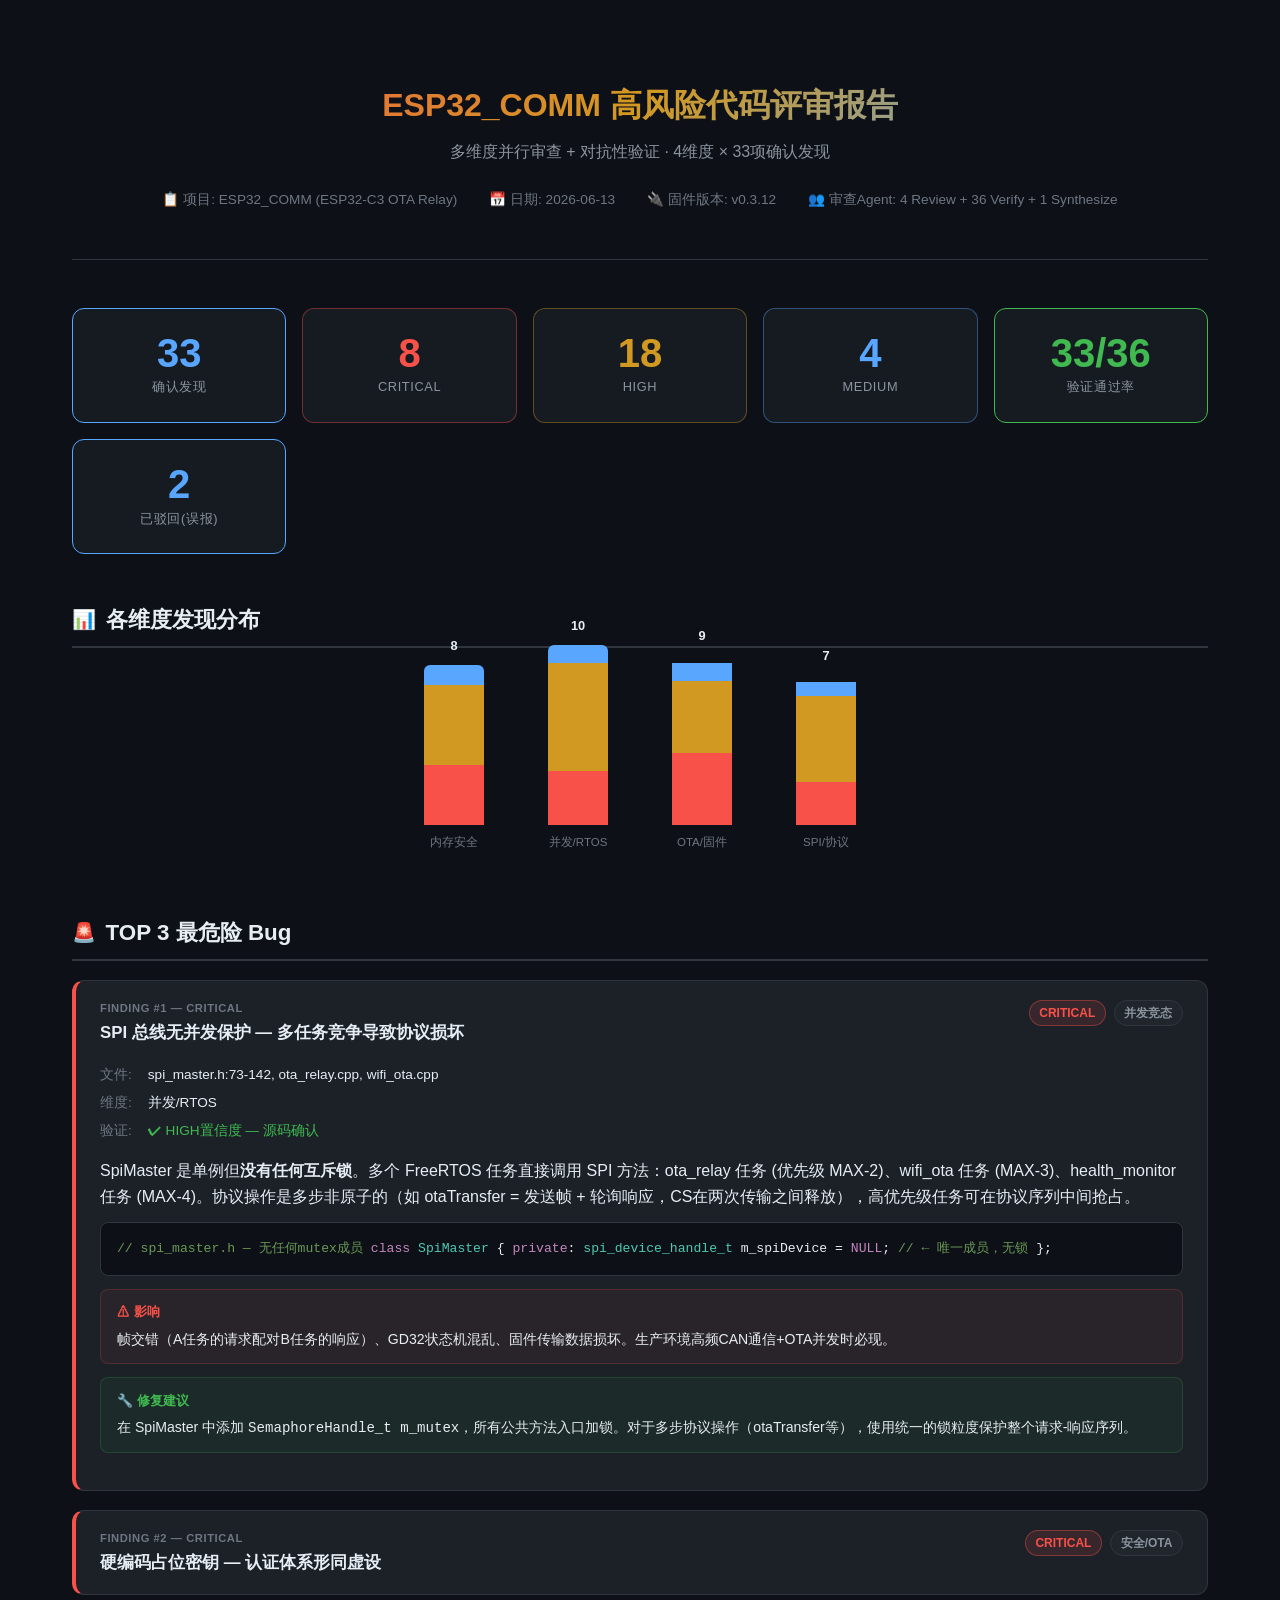
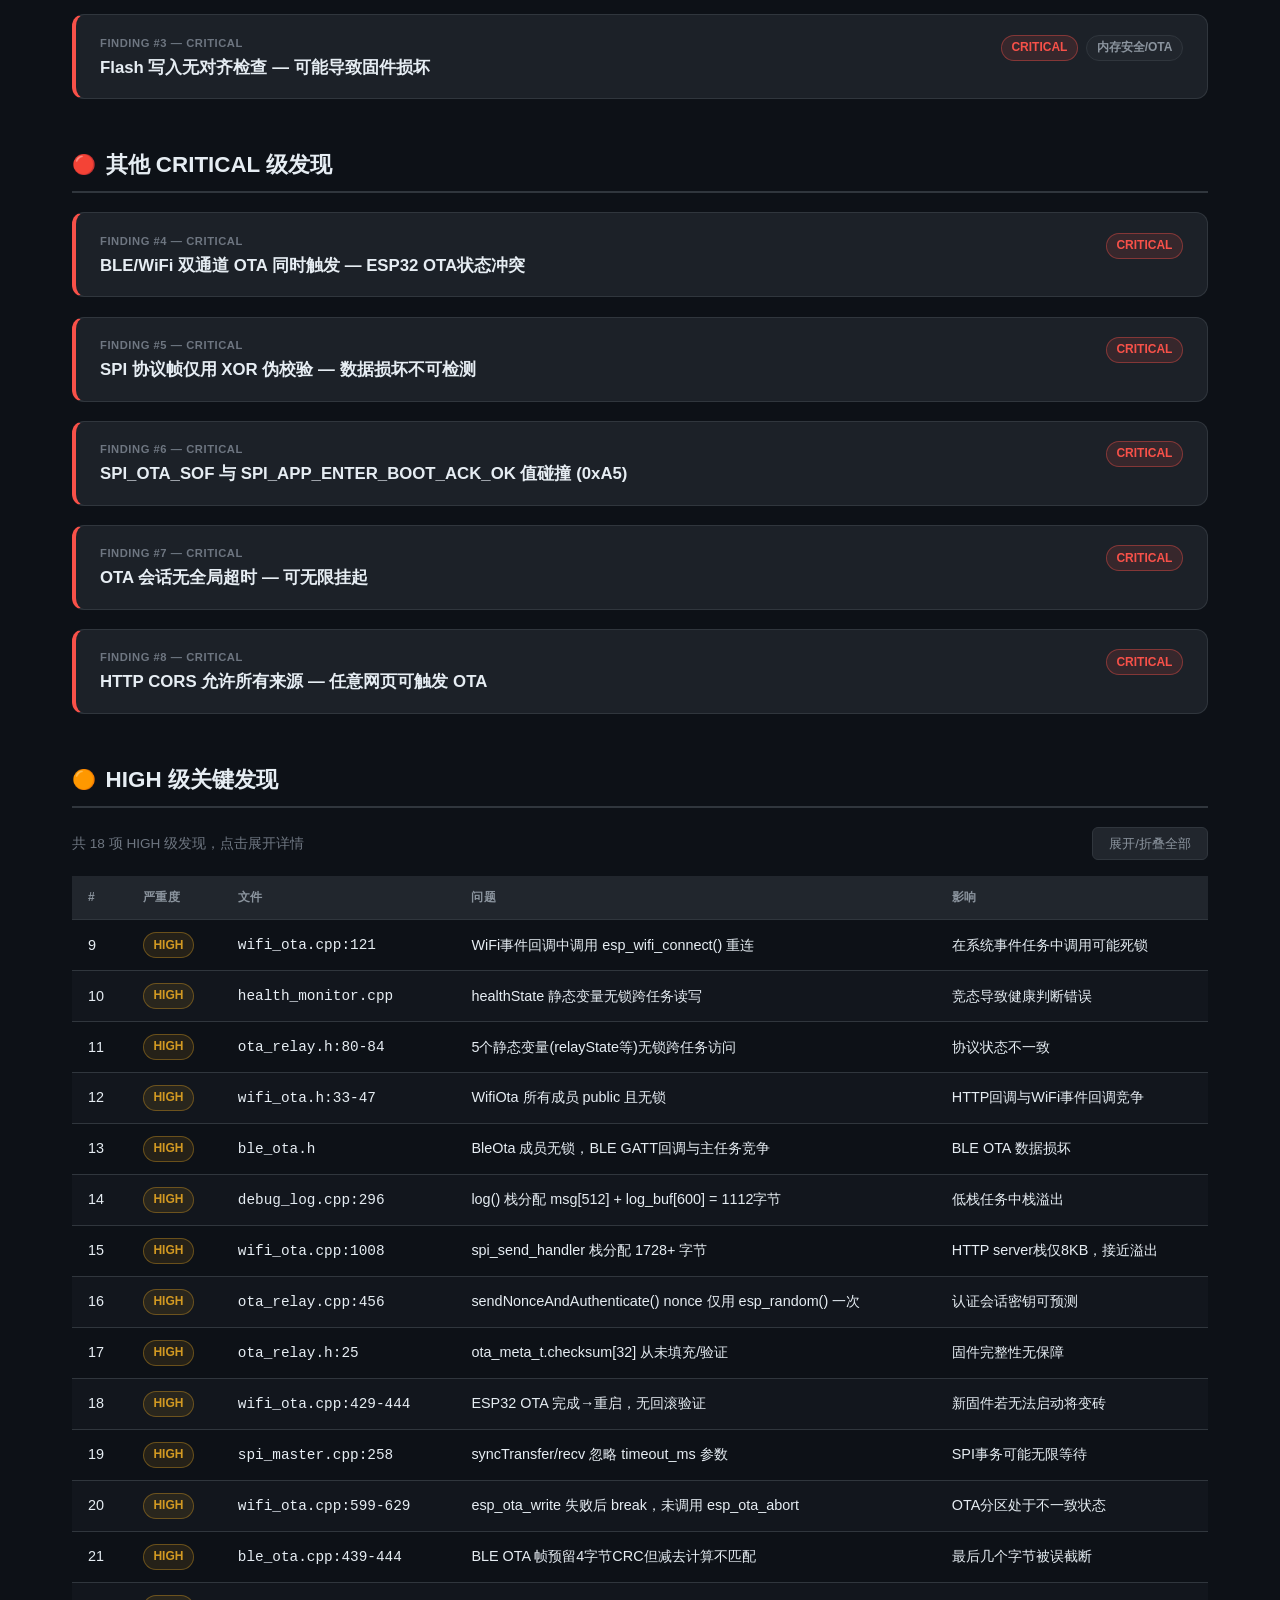
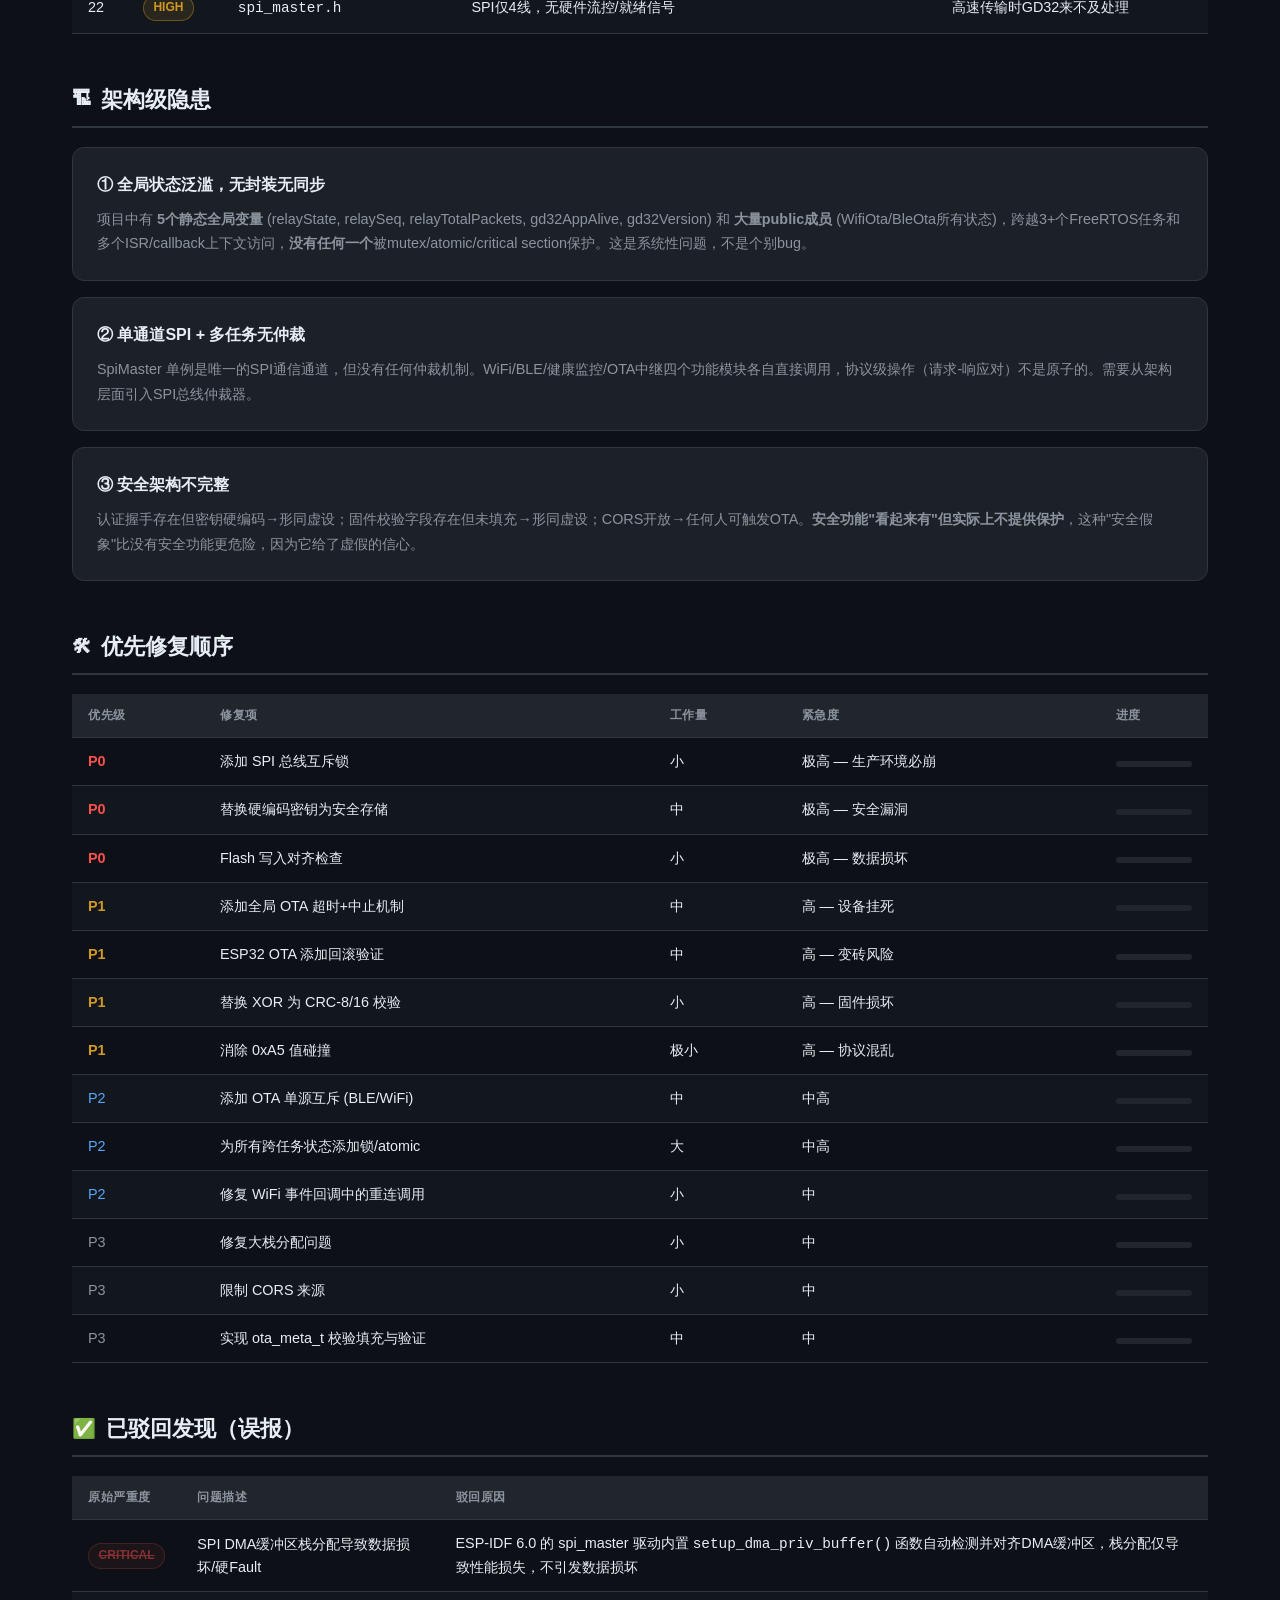
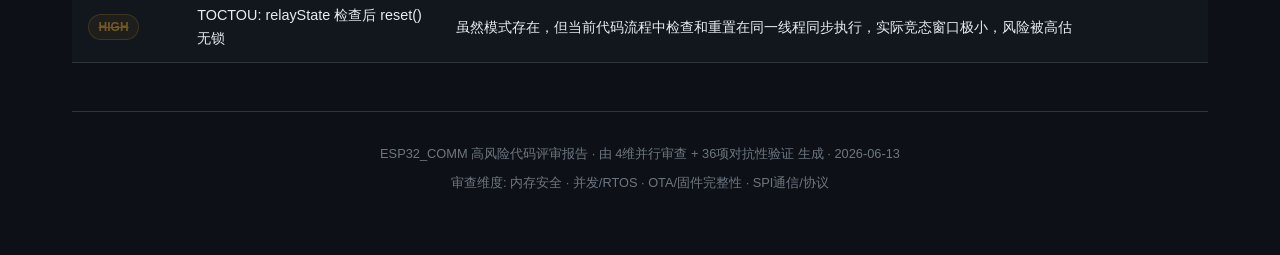
<file: docs/review/archive/CODE_REVIEW_REPORT_2026-06-13.html>
<!DOCTYPE html>
<html lang="zh-CN">
<head>
<meta charset="UTF-8">
<meta name="viewport" content="width=device-width, initial-scale=1.0">
<title>ESP32_COMM 高风险代码评审报告</title>
<style>
  :root {
    --bg-primary: #0d1117;
    --bg-secondary: #161b22;
    --bg-tertiary: #21262d;
    --bg-card: #1c2128;
    --border: #30363d;
    --text-primary: #e6edf3;
    --text-secondary: #8b949e;
    --text-muted: #6e7681;
    --critical: #f85149;
    --critical-bg: rgba(248,81,73,0.12);
    --critical-border: rgba(248,81,73,0.4);
    --high: #d29922;
    --high-bg: rgba(210,153,34,0.12);
    --high-border: rgba(210,153,34,0.4);
    --medium: #58a6ff;
    --medium-bg: rgba(88,166,255,0.12);
    --medium-border: rgba(88,166,255,0.4);
    --accent: #58a6ff;
    --success: #3fb950;
    --success-bg: rgba(63,185,80,0.12);
    --code-bg: #0d1117;
    --table-stripe: rgba(110,118,129,0.05);
  }

  * { margin: 0; padding: 0; box-sizing: border-box; }

  body {
    font-family: -apple-system, BlinkMacSystemFont, 'Segoe UI', 'Noto Sans SC', Helvetica, Arial, sans-serif;
    background: var(--bg-primary);
    color: var(--text-primary);
    line-height: 1.6;
    -webkit-font-smoothing: antialiased;
  }

  .container {
    max-width: 1200px;
    margin: 0 auto;
    padding: 2rem;
  }

  /* Header */
  .report-header {
    text-align: center;
    padding: 3rem 0;
    border-bottom: 1px solid var(--border);
    margin-bottom: 3rem;
  }

  .report-header h1 {
    font-size: 2rem;
    font-weight: 700;
    margin-bottom: 0.5rem;
    background: linear-gradient(135deg, #f85149, #d29922, #58a6ff);
    -webkit-background-clip: text;
    -webkit-text-fill-color: transparent;
    background-clip: text;
  }

  .report-header .subtitle {
    color: var(--text-secondary);
    font-size: 1rem;
    margin-bottom: 1.5rem;
  }

  .report-meta {
    display: flex;
    justify-content: center;
    gap: 2rem;
    flex-wrap: wrap;
    font-size: 0.85rem;
    color: var(--text-muted);
  }

  .report-meta span { display: flex; align-items: center; gap: 0.4rem; }

  /* Stats Grid */
  .stats-grid {
    display: grid;
    grid-template-columns: repeat(auto-fit, minmax(180px, 1fr));
    gap: 1rem;
    margin-bottom: 3rem;
  }

  .stat-card {
    background: var(--bg-secondary);
    border: 1px solid var(--border);
    border-radius: 12px;
    padding: 1.5rem;
    text-align: center;
    transition: transform 0.2s, border-color 0.2s;
  }

  .stat-card:hover { transform: translateY(-2px); }

  .stat-card .number {
    font-size: 2.5rem;
    font-weight: 800;
    line-height: 1;
    margin-bottom: 0.3rem;
  }

  .stat-card .label {
    font-size: 0.8rem;
    color: var(--text-secondary);
    text-transform: uppercase;
    letter-spacing: 0.05em;
  }

  .stat-card.critical { border-color: var(--critical-border); }
  .stat-card.critical .number { color: var(--critical); }
  .stat-card.high { border-color: var(--high-border); }
  .stat-card.high .number { color: var(--high); }
  .stat-card.medium { border-color: var(--medium-border); }
  .stat-card.medium .number { color: var(--medium); }
  .stat-card.total { border-color: var(--accent); }
  .stat-card.total .number { color: var(--accent); }
  .stat-card.verified { border-color: var(--success); }
  .stat-card.verified .number { color: var(--success); }

  /* Dimension Table */
  .section { margin-bottom: 3rem; }

  .section-title {
    font-size: 1.4rem;
    font-weight: 700;
    margin-bottom: 1.2rem;
    padding-bottom: 0.5rem;
    border-bottom: 2px solid var(--border);
    display: flex;
    align-items: center;
    gap: 0.6rem;
  }

  .section-title .icon { font-size: 1.2rem; }

  table {
    width: 100%;
    border-collapse: collapse;
    font-size: 0.9rem;
  }

  th, td {
    padding: 0.75rem 1rem;
    text-align: left;
    border-bottom: 1px solid var(--border);
  }

  th {
    background: var(--bg-tertiary);
    font-weight: 600;
    color: var(--text-secondary);
    text-transform: uppercase;
    font-size: 0.75rem;
    letter-spacing: 0.05em;
  }

  tr:nth-child(even) td { background: var(--table-stripe); }

  /* Severity Badges */
  .badge {
    display: inline-flex;
    align-items: center;
    padding: 0.15rem 0.6rem;
    border-radius: 9999px;
    font-size: 0.75rem;
    font-weight: 600;
    white-space: nowrap;
  }

  .badge.critical { background: var(--critical-bg); color: var(--critical); border: 1px solid var(--critical-border); }
  .badge.high { background: var(--high-bg); color: var(--high); border: 1px solid var(--high-border); }
  .badge.medium { background: var(--medium-bg); color: var(--medium); border: 1px solid var(--medium-border); }

  /* Finding Cards */
  .finding-card {
    background: var(--bg-card);
    border: 1px solid var(--border);
    border-radius: 12px;
    margin-bottom: 1.2rem;
    overflow: hidden;
    transition: border-color 0.2s;
  }

  .finding-card:hover { border-color: var(--text-muted); }

  .finding-card.critical { border-left: 4px solid var(--critical); }
  .finding-card.high { border-left: 4px solid var(--high); }

  .finding-header {
    padding: 1.2rem 1.5rem;
    display: flex;
    justify-content: space-between;
    align-items: flex-start;
    gap: 1rem;
    cursor: pointer;
    user-select: none;
  }

  .finding-header:hover { background: var(--bg-tertiary); }

  .finding-title-group { flex: 1; }

  .finding-number {
    font-size: 0.7rem;
    color: var(--text-muted);
    font-weight: 600;
    text-transform: uppercase;
    letter-spacing: 0.05em;
    margin-bottom: 0.2rem;
  }

  .finding-title {
    font-size: 1.05rem;
    font-weight: 600;
    line-height: 1.4;
  }

  .finding-badges {
    display: flex;
    gap: 0.5rem;
    flex-shrink: 0;
    align-items: center;
    flex-wrap: wrap;
    justify-content: flex-end;
  }

  .finding-body {
    padding: 0 1.5rem 1.5rem;
    display: none;
  }

  .finding-card.open .finding-body { display: block; }

  .finding-body .detail-grid {
    display: grid;
    grid-template-columns: auto 1fr;
    gap: 0.4rem 1rem;
    margin-bottom: 1rem;
    font-size: 0.85rem;
  }

  .detail-label {
    color: var(--text-muted);
    font-weight: 500;
    white-space: nowrap;
  }

  .detail-value { color: var(--text-primary); }

  .code-block {
    background: var(--code-bg);
    border: 1px solid var(--border);
    border-radius: 8px;
    padding: 1rem;
    margin: 0.8rem 0;
    overflow-x: auto;
    font-family: 'Fira Code', 'Cascadia Code', 'Consolas', monospace;
    font-size: 0.82rem;
    line-height: 1.5;
  }

  .code-block .comment { color: #6a9955; }
  .code-block .keyword { color: #c586c0; }
  .code-block .type { color: #4ec9b0; }
  .code-block .string { color: #ce9178; }
  .code-block .highlight { background: rgba(248,81,73,0.15); display: inline; padding: 0.1em 0.2em; border-radius: 3px; }

  .impact-box {
    background: rgba(248,81,73,0.06);
    border: 1px solid rgba(248,81,73,0.2);
    border-radius: 8px;
    padding: 0.8rem 1rem;
    margin: 0.8rem 0;
    font-size: 0.88rem;
  }

  .impact-box .impact-label {
    color: var(--critical);
    font-weight: 600;
    font-size: 0.8rem;
    margin-bottom: 0.3rem;
  }

  .fix-box {
    background: rgba(63,185,80,0.06);
    border: 1px solid rgba(63,185,80,0.2);
    border-radius: 8px;
    padding: 0.8rem 1rem;
    margin: 0.8rem 0;
    font-size: 0.88rem;
  }

  .fix-box .fix-label {
    color: var(--success);
    font-weight: 600;
    font-size: 0.8rem;
    margin-bottom: 0.3rem;
  }

  /* Architecture Section */
  .arch-card {
    background: var(--bg-card);
    border: 1px solid var(--border);
    border-radius: 12px;
    padding: 1.5rem;
    margin-bottom: 1rem;
  }

  .arch-card h4 {
    font-size: 1rem;
    margin-bottom: 0.6rem;
    display: flex;
    align-items: center;
    gap: 0.5rem;
  }

  .arch-card p { font-size: 0.9rem; color: var(--text-secondary); line-height: 1.7; }

  /* Priority Table */
  .priority-table { margin-top: 1rem; }

  .priority-table .p0 { color: var(--critical); font-weight: 700; }
  .priority-table .p1 { color: var(--high); font-weight: 600; }
  .priority-table .p2 { color: var(--medium); font-weight: 500; }
  .priority-table .p3 { color: var(--text-secondary); }

  .progress-bar {
    width: 100%;
    height: 6px;
    background: var(--bg-tertiary);
    border-radius: 3px;
    overflow: hidden;
    margin-top: 0.3rem;
  }

  .progress-bar .fill {
    height: 100%;
    border-radius: 3px;
    transition: width 0.5s ease;
  }

  .fill.critical-fill { background: var(--critical); }
  .fill.high-fill { background: var(--high); }
  .fill.medium-fill { background: var(--medium); }

  /* Chart */
  .chart-container {
    display: flex;
    align-items: flex-end;
    gap: 1.5rem;
    height: 200px;
    padding: 1rem 0;
    justify-content: center;
  }

  .chart-bar-group {
    display: flex;
    flex-direction: column;
    align-items: center;
    gap: 0.5rem;
    flex: 1;
    max-width: 100px;
  }

  .chart-bar-stack {
    width: 60px;
    display: flex;
    flex-direction: column-reverse;
    border-radius: 6px 6px 0 0;
    overflow: hidden;
  }

  .chart-bar-stack > div {
    width: 100%;
    transition: height 0.6s ease;
  }

  .chart-label {
    font-size: 0.72rem;
    color: var(--text-muted);
    text-align: center;
    white-space: nowrap;
  }

  .chart-value {
    font-size: 0.8rem;
    font-weight: 600;
    color: var(--text-primary);
  }

  /* Expand/Collapse all */
  .toolbar {
    display: flex;
    justify-content: space-between;
    align-items: center;
    margin-bottom: 1rem;
  }

  .toolbar button {
    background: var(--bg-tertiary);
    border: 1px solid var(--border);
    color: var(--text-secondary);
    padding: 0.4rem 1rem;
    border-radius: 6px;
    cursor: pointer;
    font-size: 0.82rem;
    transition: all 0.2s;
  }

  .toolbar button:hover {
    background: var(--bg-secondary);
    color: var(--text-primary);
    border-color: var(--text-muted);
  }

  /* Footer */
  .report-footer {
    text-align: center;
    padding: 2rem 0;
    border-top: 1px solid var(--border);
    margin-top: 3rem;
    color: var(--text-muted);
    font-size: 0.8rem;
  }

  /* Responsive */
  @media (max-width: 768px) {
    .container { padding: 1rem; }
    .stats-grid { grid-template-columns: repeat(2, 1fr); }
    .finding-header { flex-direction: column; }
    .finding-badges { justify-content: flex-start; }
    .chart-container { gap: 0.8rem; }
    .chart-bar-stack { width: 40px; }
  }

  /* Print */
  @media print {
    body { background: white; color: black; }
    .finding-body { display: block !important; }
    .stat-card, .finding-card, .arch-card { break-inside: avoid; }
  }
</style>
</head>
<body>

<div class="container">

  <!-- Header -->
  <header class="report-header">
    <h1>ESP32_COMM 高风险代码评审报告</h1>
    <div class="subtitle">多维度并行审查 + 对抗性验证 · 4维度 × 33项确认发现</div>
    <div class="report-meta">
      <span>&#128203; 项目: ESP32_COMM (ESP32-C3 OTA Relay)</span>
      <span>&#128197; 日期: 2026-06-13</span>
      <span>&#128268; 固件版本: v0.3.12</span>
      <span>&#128101; 审查Agent: 4 Review + 36 Verify + 1 Synthesize</span>
    </div>
  </header>

  <!-- Stats -->
  <div class="stats-grid">
    <div class="stat-card total">
      <div class="number">33</div>
      <div class="label">确认发现</div>
    </div>
    <div class="stat-card critical">
      <div class="number">8</div>
      <div class="label">CRITICAL</div>
    </div>
    <div class="stat-card high">
      <div class="number">18</div>
      <div class="label">HIGH</div>
    </div>
    <div class="stat-card medium">
      <div class="number">4</div>
      <div class="label">MEDIUM</div>
    </div>
    <div class="stat-card verified">
      <div class="number">33/36</div>
      <div class="label">验证通过率</div>
    </div>
    <div class="stat-card total">
      <div class="number">2</div>
      <div class="label">已驳回(误报)</div>
    </div>
  </div>

  <!-- Dimension Chart -->
  <div class="section">
    <div class="section-title"><span class="icon">&#128202;</span> 各维度发现分布</div>
    <div class="chart-container">
      <div class="chart-bar-group">
        <div class="chart-value">8</div>
        <div class="chart-bar-stack" style="height:160px;">
          <div style="height:60px;background:var(--critical);" title="2 CRITICAL"></div>
          <div style="height:80px;background:var(--high);" title="4 HIGH"></div>
          <div style="height:20px;background:var(--medium);" title="1 MEDIUM"></div>
        </div>
        <div class="chart-label">内存安全</div>
      </div>
      <div class="chart-bar-group">
        <div class="chart-value">10</div>
        <div class="chart-bar-stack" style="height:180px;">
          <div style="height:54px;background:var(--critical);" title="3 CRITICAL"></div>
          <div style="height:108px;background:var(--high);" title="6 HIGH"></div>
          <div style="height:18px;background:var(--medium);" title="1 MEDIUM"></div>
        </div>
        <div class="chart-label">并发/RTOS</div>
      </div>
      <div class="chart-bar-group">
        <div class="chart-value">9</div>
        <div class="chart-bar-stack" style="height:170px;">
          <div style="height:72px;background:var(--critical);" title="4 CRITICAL"></div>
          <div style="height:72px;background:var(--high);" title="4 HIGH"></div>
          <div style="height:18px;background:var(--medium);" title="1 MEDIUM"></div>
        </div>
        <div class="chart-label">OTA/固件</div>
      </div>
      <div class="chart-bar-group">
        <div class="chart-value">7</div>
        <div class="chart-bar-stack" style="height:150px;">
          <div style="height:43px;background:var(--critical);" title="2 CRITICAL"></div>
          <div style="height:86px;background:var(--high);" title="4 HIGH"></div>
          <div style="height:14px;background:var(--medium);" title="1 MEDIUM"></div>
        </div>
        <div class="chart-label">SPI/协议</div>
      </div>
    </div>
  </div>

  <!-- TOP 3 Critical -->
  <div class="section">
    <div class="section-title"><span class="icon">&#128680;</span> TOP 3 最危险 Bug</div>

    <!-- Finding 1 -->
    <div class="finding-card critical open" id="f1">
      <div class="finding-header" onclick="toggleFinding('f1')">
        <div class="finding-title-group">
          <div class="finding-number">Finding #1 — CRITICAL</div>
          <div class="finding-title">SPI 总线无并发保护 — 多任务竞争导致协议损坏</div>
        </div>
        <div class="finding-badges">
          <span class="badge critical">CRITICAL</span>
          <span class="badge" style="background:var(--bg-tertiary);color:var(--text-secondary);border:1px solid var(--border);">并发竞态</span>
        </div>
      </div>
      <div class="finding-body">
        <div class="detail-grid">
          <span class="detail-label">文件:</span>
          <span class="detail-value">spi_master.h:73-142, ota_relay.cpp, wifi_ota.cpp</span>
          <span class="detail-label">维度:</span>
          <span class="detail-value">并发/RTOS</span>
          <span class="detail-label">验证:</span>
          <span class="detail-value" style="color:var(--success);">&#10004; HIGH置信度 — 源码确认</span>
        </div>
        <p>SpiMaster 是单例但<strong>没有任何互斥锁</strong>。多个 FreeRTOS 任务直接调用 SPI 方法：ota_relay 任务 (优先级 MAX-2)、wifi_ota 任务 (MAX-3)、health_monitor 任务 (MAX-4)。协议操作是多步非原子的（如 otaTransfer = 发送帧 + 轮询响应，CS在两次传输之间释放），高优先级任务可在协议序列中间抢占。</p>
        <div class="code-block"><span class="comment">// spi_master.h — 无任何mutex成员</span>
<span class="keyword">class</span> <span class="type">SpiMaster</span> {
<span class="keyword">private</span>:
    <span class="type">spi_device_handle_t</span> m_spiDevice = <span class="keyword">NULL</span>;  <span class="comment">// ← 唯一成员，无锁</span>
};</div>
        <div class="impact-box">
          <div class="impact-label">&#9888; 影响</div>
          帧交错（A任务的请求配对B任务的响应）、GD32状态机混乱、固件传输数据损坏。生产环境高频CAN通信+OTA并发时必现。
        </div>
        <div class="fix-box">
          <div class="fix-label">&#128295; 修复建议</div>
          在 SpiMaster 中添加 <code>SemaphoreHandle_t m_mutex</code>，所有公共方法入口加锁。对于多步协议操作（otaTransfer等），使用统一的锁粒度保护整个请求-响应序列。
        </div>
      </div>
    </div>

    <!-- Finding 2 -->
    <div class="finding-card critical" id="f2">
      <div class="finding-header" onclick="toggleFinding('f2')">
        <div class="finding-title-group">
          <div class="finding-number">Finding #2 — CRITICAL</div>
          <div class="finding-title">硬编码占位密钥 — 认证体系形同虚设</div>
        </div>
        <div class="finding-badges">
          <span class="badge critical">CRITICAL</span>
          <span class="badge" style="background:var(--bg-tertiary);color:var(--text-secondary);border:1px solid var(--border);">安全/OTA</span>
        </div>
      </div>
      <div class="finding-body">
        <div class="detail-grid">
          <span class="detail-label">文件:</span>
          <span class="detail-value">app_config.h:107-115</span>
          <span class="detail-label">维度:</span>
          <span class="detail-value">OTA/固件完整性</span>
          <span class="detail-label">验证:</span>
          <span class="detail-value" style="color:var(--success);">&#10004; HIGH置信度 — 源码确认</span>
        </div>
        <p>MASTER_KEY 使用 NIST AES 测试向量，SCRAMBLE_CONST 使用简单递增序列，GD32_CHIP_UID 使用 0x00-0x0B。注释标注"需填入实际密钥"但从未替换。</p>
        <div class="code-block"><span class="comment">// ⚠️ 请填入实际密钥 ← 注释说"需填入"但从未填入</span>
<span class="keyword">inline constexpr</span> <span class="type">uint8_t</span> MASTER_KEY[] = {
    <span class="highlight">0x01, 0x23, 0x45, 0x67, 0x89, 0xAB, 0xCD, 0xEF</span>,   <span class="comment">// ← NIST AES测试向量！</span>
    <span class="highlight">0xFE, 0xDC, 0xBA, 0x98, 0x76, 0x54, 0x32, 0x10</span>
};
<span class="keyword">inline constexpr</span> <span class="type">uint8_t</span> SCRAMBLE_CONST[] = {
    <span class="highlight">0x11, 0x22, 0x33, 0x44, 0x55, 0x66, 0x77, 0x88</span>,   <span class="comment">// ← 简单递增序列</span>
    <span class="highlight">0x99, 0xAA, 0xBB, 0xCC, 0xDD, 0xEE, 0xFF, 0x00</span>
};
<span class="keyword">inline constexpr</span> <span class="type">uint8_t</span> GD32_CHIP_UID[] = {
    <span class="highlight">0x00, 0x01, 0x02, 0x03, 0x04, 0x05</span>,               <span class="comment">// ← 0x00-0x0B</span>
    <span class="highlight">0x06, 0x07, 0x08, 0x09, 0x0A, 0x0B</span>
};</div>
        <div class="impact-box">
          <div class="impact-label">&#9888; 影响</div>
          攻击者可轻易伪造认证握手，向 GD32 注入恶意固件。GD32_CHIP_UID占位值意味着所有设备共享相同"身份"（如果运行时未正确覆盖）。
        </div>
        <div class="fix-box">
          <div class="fix-label">&#128295; 修复建议</div>
          从安全存储(NVS/efuse)读取密钥；移除所有硬编码占位值；添加编译期断言确保非测试密钥；MASTER_KEY和SCRAMBLE_CONST应在首次设备配准时由安全随机数生成。
        </div>
      </div>
    </div>

    <!-- Finding 3 -->
    <div class="finding-card critical" id="f3">
      <div class="finding-header" onclick="toggleFinding('f3')">
        <div class="finding-title-group">
          <div class="finding-number">Finding #3 — CRITICAL</div>
          <div class="finding-title">Flash 写入无对齐检查 — 可能导致固件损坏</div>
        </div>
        <div class="finding-badges">
          <span class="badge critical">CRITICAL</span>
          <span class="badge" style="background:var(--bg-tertiary);color:var(--text-secondary);border:1px solid var(--border);">内存安全/OTA</span>
        </div>
      </div>
      <div class="finding-body">
        <div class="detail-grid">
          <span class="detail-label">文件:</span>
          <span class="detail-value">ota_relay.cpp:308-320, wifi_ota.cpp:711/740, ble_ota.cpp:575</span>
          <span class="detail-label">维度:</span>
          <span class="detail-value">内存安全 + OTA完整性</span>
          <span class="detail-label">验证:</span>
          <span class="detail-value" style="color:var(--success);">&#10004; HIGH置信度 — 源码确认</span>
        </div>
        <div class="code-block"><span class="type">esp_err_t</span> OtaRelay::flashWriteChunk(<span class="type">uint32_t</span> offset, <span class="keyword">const</span> <span class="type">uint8_t</span> *data, <span class="type">size_t</span> len)
{
    <span class="comment">// ... 无对齐检查 ...</span>
    <span class="keyword">return</span> <span class="highlight">esp_partition_write</span>(instance().m_gd32Partition, offset, data, len);  <span class="comment">// ← offset/len可能非4字节对齐</span>
}</div>
        <p>两个调用路径产生非对齐值：(1) WiFi OTA: gd32_offset 从 httpd_req_recv 返回值累加，最后一个chunk是固件余数；(2) BLE OTA: data_len = recv_len - 11（7字节头+4字节CRC），不保证4字节对齐。esp_partition_write 要求 offset 和 size 均4字节对齐。</p>
        <div class="impact-box">
          <div class="impact-label">&#9888; 影响</div>
          非对齐写入导致 ESP_ERR_INVALID_ARG 或触发 read-modify-write 异常，GD32固件最后一个chunk损坏或丢失。
        </div>
        <div class="fix-box">
          <div class="fix-label">&#128295; 修复建议</div>
          flashWriteChunk 内部做4字节对齐对齐（不足部分 read-modify-write），或在上层确保只传对齐参数。
        </div>
      </div>
    </div>
  </div>

  <!-- Other CRITICAL Findings -->
  <div class="section">
    <div class="section-title"><span class="icon">&#128308;</span> 其他 CRITICAL 级发现</div>

    <div class="finding-card critical" id="f4">
      <div class="finding-header" onclick="toggleFinding('f4')">
        <div class="finding-title-group">
          <div class="finding-number">Finding #4 — CRITICAL</div>
          <div class="finding-title">BLE/WiFi 双通道 OTA 同时触发 — ESP32 OTA状态冲突</div>
        </div>
        <div class="finding-badges"><span class="badge critical">CRITICAL</span></div>
      </div>
      <div class="finding-body">
        <div class="detail-grid">
          <span class="detail-label">文件:</span><span class="detail-value">wifi_ota.h:42-46, ble_ota.h</span>
          <span class="detail-label">验证:</span><span class="detail-value" style="color:var(--success);">&#10004; HIGH置信度</span>
        </div>
        <p>BleOta 和 WifiOta 各自维护独立的 m_esp32OtaActive、m_esp32OtaHandle、m_esp32UpdatePartition，但底层 esp_ota_begin/write/end 操作的是同一个OTA分区。两个通道同时触发时：第二个 esp_ota_begin 会失败或覆盖句柄；esp_ota_write 可能交错写入同一分区；导致固件损坏+变砖。</p>
        <div class="fix-box"><div class="fix-label">&#128295; 修复建议</div>添加全局 OTA 互斥标志，同一时刻只允许一个OTA源（BLE或WiFi）。</div>
      </div>
    </div>

    <div class="finding-card critical" id="f5">
      <div class="finding-header" onclick="toggleFinding('f5')">
        <div class="finding-title-group">
          <div class="finding-number">Finding #5 — CRITICAL</div>
          <div class="finding-title">SPI 协议帧仅用 XOR 伪校验 — 数据损坏不可检测</div>
        </div>
        <div class="finding-badges"><span class="badge critical">CRITICAL</span></div>
      </div>
      <div class="finding-body">
        <div class="detail-grid">
          <span class="detail-label">文件:</span><span class="detail-value">spi_master.cpp:134-141</span>
          <span class="detail-label">验证:</span><span class="detail-value" style="color:var(--success);">&#10004; HIGH置信度</span>
        </div>
        <div class="code-block"><span class="type">uint8_t</span> SpiMaster::otaCrc8(<span class="keyword">const</span> <span class="type">uint8_t</span> *data, <span class="type">size_t</span> len) {
    <span class="type">uint8_t</span> crc = <span class="highlight">0</span>;
    <span class="keyword">for</span> (<span class="type">size_t</span> i = <span class="highlight">0</span>; i &lt; len; ++i)
        <span class="highlight">crc ^= data[i]</span>;   <span class="comment">// ← 简单XOR，非CRC8</span>
    <span class="keyword">return</span> crc;
}</div>
        <p>XOR校验无法检测：偶数个相同位置的位翻转、字节交换、全零段丢失。固件数据的静默损坏几乎不可检测。</p>
        <div class="fix-box"><div class="fix-label">&#128295; 修复建议</div>替换为 CRC-8/MAXIM 或 CRC-16/CCITT，与GD32团队协商。</div>
      </div>
    </div>

    <div class="finding-card critical" id="f6">
      <div class="finding-header" onclick="toggleFinding('f6')">
        <div class="finding-title-group">
          <div class="finding-number">Finding #6 — CRITICAL</div>
          <div class="finding-title">SPI_OTA_SOF 与 SPI_APP_ENTER_BOOT_ACK_OK 值碰撞 (0xA5)</div>
        </div>
        <div class="finding-badges"><span class="badge critical">CRITICAL</span></div>
      </div>
      <div class="finding-body">
        <div class="detail-grid">
          <span class="detail-label">文件:</span><span class="detail-value">spi_master.h:21,26</span>
          <span class="detail-label">验证:</span><span class="detail-value" style="color:var(--success);">&#10004; HIGH置信度</span>
        </div>
        <div class="code-block"><span class="keyword">#define</span> <span class="highlight">SPI_OTA_SOF</span>           (<span class="highlight">0xA5</span>) <span class="comment">// OTA帧起始标记</span>
<span class="keyword">#define</span> <span class="highlight">SPI_APP_ENTER_BOOT_ACK_OK</span> (<span class="highlight">0xA5</span>) <span class="comment">// APP确认进入Bootloader</span></div>
        <p>同一值 0xA5 表示两种完全不同的语义。GD32在OTA窗口回复ACK时，ESP32可能将ACK字节误解析为OTA帧起始，导致协议状态机混乱。</p>
        <div class="fix-box"><div class="fix-label">&#128295; 修复建议</div>修改其中一个常量值，消除歧义。例如将 SPI_APP_ENTER_BOOT_ACK_OK 改为 0xB5。</div>
      </div>
    </div>

    <div class="finding-card critical" id="f7">
      <div class="finding-header" onclick="toggleFinding('f7')">
        <div class="finding-title-group">
          <div class="finding-number">Finding #7 — CRITICAL</div>
          <div class="finding-title">OTA 会话无全局超时 — 可无限挂起</div>
        </div>
        <div class="finding-badges"><span class="badge critical">CRITICAL</span></div>
      </div>
      <div class="finding-body">
        <div class="detail-grid">
          <span class="detail-label">文件:</span><span class="detail-value">ota_relay.cpp:76-91,562; ota_relay.h:59</span>
          <span class="detail-label">验证:</span><span class="detail-value" style="color:var(--success);">&#10004; HIGH置信度</span>
        </div>
        <p>waitUntilNotWait() 每次调用有 max_wait_rounds 上限，但整个 forwardFirmware() 流程没有全局超时。GD32 持续返回 WAIT 时，单个 SEND_SIZE阶段可挂起 ~78秒，完整流程可挂起数分钟。OTA_RESULT_ERR_USER_ABORT 已定义但从未使用。</p>
        <div class="fix-box"><div class="fix-label">&#128295; 修复建议</div>在 forwardFirmware() 入口记录开始时间，每个阶段检查全局超时（如5分钟），超时则中止并清理。</div>
      </div>
    </div>

    <div class="finding-card critical" id="f8">
      <div class="finding-header" onclick="toggleFinding('f8')">
        <div class="finding-title-group">
          <div class="finding-number">Finding #8 — CRITICAL</div>
          <div class="finding-title">HTTP CORS 允许所有来源 — 任意网页可触发 OTA</div>
        </div>
        <div class="finding-badges"><span class="badge critical">CRITICAL</span></div>
      </div>
      <div class="finding-body">
        <div class="detail-grid">
          <span class="detail-label">文件:</span><span class="detail-value">wifi_ota.cpp:58</span>
          <span class="detail-label">验证:</span><span class="detail-value" style="color:var(--success);">&#10004; HIGH置信度</span>
        </div>
        <div class="code-block">httpd_resp_set_hdr(req, <span class="string">"Access-Control-Allow-Origin"</span>, <span class="highlight">"*"</span>);</div>
        <p>任何网页都可以向 ESP32 发起 OTA 请求。结合占位密钥问题，攻击链完整：恶意网页 → 上传伪造固件 → 通过占位密钥认证 → 烧录恶意GD32固件。</p>
        <div class="fix-box"><div class="fix-label">&#128295; 修复建议</div>限制 CORS 为本地网络来源，或移除 CORS头并使用同源策略。</div>
      </div>
    </div>
  </div>

  <!-- HIGH Findings -->
  <div class="section">
    <div class="section-title"><span class="icon">&#128992;</span> HIGH 级关键发现</div>
    <div class="toolbar">
      <span style="color:var(--text-muted);font-size:0.85rem;">共 18 项 HIGH 级发现，点击展开详情</span>
      <button onclick="toggleAll('high')">展开/折叠全部</button>
    </div>
    <table>
      <thead>
        <tr><th>#</th><th>严重度</th><th>文件</th><th>问题</th><th>影响</th></tr>
      </thead>
      <tbody>
        <tr><td>9</td><td><span class="badge high">HIGH</span></td><td><code>wifi_ota.cpp:121</code></td><td>WiFi事件回调中调用 esp_wifi_connect() 重连</td><td>在系统事件任务中调用可能死锁</td></tr>
        <tr><td>10</td><td><span class="badge high">HIGH</span></td><td><code>health_monitor.cpp</code></td><td>healthState 静态变量无锁跨任务读写</td><td>竞态导致健康判断错误</td></tr>
        <tr><td>11</td><td><span class="badge high">HIGH</span></td><td><code>ota_relay.h:80-84</code></td><td>5个静态变量(relayState等)无锁跨任务访问</td><td>协议状态不一致</td></tr>
        <tr><td>12</td><td><span class="badge high">HIGH</span></td><td><code>wifi_ota.h:33-47</code></td><td>WifiOta 所有成员 public 且无锁</td><td>HTTP回调与WiFi事件回调竞争</td></tr>
        <tr><td>13</td><td><span class="badge high">HIGH</span></td><td><code>ble_ota.h</code></td><td>BleOta 成员无锁，BLE GATT回调与主任务竞争</td><td>BLE OTA 数据损坏</td></tr>
        <tr><td>14</td><td><span class="badge high">HIGH</span></td><td><code>debug_log.cpp:296</code></td><td>log() 栈分配 msg[512] + log_buf[600] = 1112字节</td><td>低栈任务中栈溢出</td></tr>
        <tr><td>15</td><td><span class="badge high">HIGH</span></td><td><code>wifi_ota.cpp:1008</code></td><td>spi_send_handler 栈分配 1728+ 字节</td><td>HTTP server栈仅8KB，接近溢出</td></tr>
        <tr><td>16</td><td><span class="badge high">HIGH</span></td><td><code>ota_relay.cpp:456</code></td><td>sendNonceAndAuthenticate() nonce 仅用 esp_random() 一次</td><td>认证会话密钥可预测</td></tr>
        <tr><td>17</td><td><span class="badge high">HIGH</span></td><td><code>ota_relay.h:25</code></td><td>ota_meta_t.checksum[32] 从未填充/验证</td><td>固件完整性无保障</td></tr>
        <tr><td>18</td><td><span class="badge high">HIGH</span></td><td><code>wifi_ota.cpp:429-444</code></td><td>ESP32 OTA 完成→重启，无回滚验证</td><td>新固件若无法启动将变砖</td></tr>
        <tr><td>19</td><td><span class="badge high">HIGH</span></td><td><code>spi_master.cpp:258</code></td><td>syncTransfer/recv 忽略 timeout_ms 参数</td><td>SPI事务可能无限等待</td></tr>
        <tr><td>20</td><td><span class="badge high">HIGH</span></td><td><code>wifi_ota.cpp:599-629</code></td><td>esp_ota_write 失败后 break，未调用 esp_ota_abort</td><td>OTA分区处于不一致状态</td></tr>
        <tr><td>21</td><td><span class="badge high">HIGH</span></td><td><code>ble_ota.cpp:439-444</code></td><td>BLE OTA 帧预留4字节CRC但减去计算不匹配</td><td>最后几个字节被误截断</td></tr>
        <tr><td>22</td><td><span class="badge high">HIGH</span></td><td><code>spi_master.h</code></td><td>SPI仅4线，无硬件流控/就绪信号</td><td>高速传输时GD32来不及处理</td></tr>
      </tbody>
    </table>
  </div>

  <!-- Architecture Concerns -->
  <div class="section">
    <div class="section-title"><span class="icon">&#127959;</span> 架构级隐患</div>

    <div class="arch-card">
      <h4>&#9312; 全局状态泛滥，无封装无同步</h4>
      <p>项目中有 <strong>5个静态全局变量</strong> (relayState, relaySeq, relayTotalPackets, gd32AppAlive, gd32Version) 和 <strong>大量public成员</strong> (WifiOta/BleOta所有状态)，跨越3+个FreeRTOS任务和多个ISR/callback上下文访问，<strong>没有任何一个</strong>被mutex/atomic/critical section保护。这是系统性问题，不是个别bug。</p>
    </div>

    <div class="arch-card">
      <h4>&#9313; 单通道SPI + 多任务无仲裁</h4>
      <p>SpiMaster 单例是唯一的SPI通信通道，但没有任何仲裁机制。WiFi/BLE/健康监控/OTA中继四个功能模块各自直接调用，协议级操作（请求-响应对）不是原子的。需要从架构层面引入SPI总线仲裁器。</p>
    </div>

    <div class="arch-card">
      <h4>&#9314; 安全架构不完整</h4>
      <p>认证握手存在但密钥硬编码→形同虚设；固件校验字段存在但未填充→形同虚设；CORS开放→任何人可触发OTA。<strong>安全功能"看起来有"但实际上不提供保护</strong>，这种"安全假象"比没有安全功能更危险，因为它给了虚假的信心。</p>
    </div>
  </div>

  <!-- Priority Fix Order -->
  <div class="section">
    <div class="section-title"><span class="icon">&#128736;</span> 优先修复顺序</div>
    <table class="priority-table">
      <thead>
        <tr><th>优先级</th><th>修复项</th><th>工作量</th><th>紧急度</th><th>进度</th></tr>
      </thead>
      <tbody>
        <tr>
          <td class="p0">P0</td>
          <td>添加 SPI 总线互斥锁</td>
          <td>小</td>
          <td>极高 — 生产环境必崩</td>
          <td><div class="progress-bar"><div class="fill critical-fill" style="width:0%"></div></div></td>
        </tr>
        <tr>
          <td class="p0">P0</td>
          <td>替换硬编码密钥为安全存储</td>
          <td>中</td>
          <td>极高 — 安全漏洞</td>
          <td><div class="progress-bar"><div class="fill critical-fill" style="width:0%"></div></div></td>
        </tr>
        <tr>
          <td class="p0">P0</td>
          <td>Flash 写入对齐检查</td>
          <td>小</td>
          <td>极高 — 数据损坏</td>
          <td><div class="progress-bar"><div class="fill critical-fill" style="width:0%"></div></div></td>
        </tr>
        <tr>
          <td class="p1">P1</td>
          <td>添加全局 OTA 超时+中止机制</td>
          <td>中</td>
          <td>高 — 设备挂死</td>
          <td><div class="progress-bar"><div class="fill high-fill" style="width:0%"></div></div></td>
        </tr>
        <tr>
          <td class="p1">P1</td>
          <td>ESP32 OTA 添加回滚验证</td>
          <td>中</td>
          <td>高 — 变砖风险</td>
          <td><div class="progress-bar"><div class="fill high-fill" style="width:0%"></div></div></td>
        </tr>
        <tr>
          <td class="p1">P1</td>
          <td>替换 XOR 为 CRC-8/16 校验</td>
          <td>小</td>
          <td>高 — 固件损坏</td>
          <td><div class="progress-bar"><div class="fill high-fill" style="width:0%"></div></div></td>
        </tr>
        <tr>
          <td class="p1">P1</td>
          <td>消除 0xA5 值碰撞</td>
          <td>极小</td>
          <td>高 — 协议混乱</td>
          <td><div class="progress-bar"><div class="fill high-fill" style="width:0%"></div></div></td>
        </tr>
        <tr>
          <td class="p2">P2</td>
          <td>添加 OTA 单源互斥 (BLE/WiFi)</td>
          <td>中</td>
          <td>中高</td>
          <td><div class="progress-bar"><div class="fill medium-fill" style="width:0%"></div></div></td>
        </tr>
        <tr>
          <td class="p2">P2</td>
          <td>为所有跨任务状态添加锁/atomic</td>
          <td>大</td>
          <td>中高</td>
          <td><div class="progress-bar"><div class="fill medium-fill" style="width:0%"></div></div></td>
        </tr>
        <tr>
          <td class="p2">P2</td>
          <td>修复 WiFi 事件回调中的重连调用</td>
          <td>小</td>
          <td>中</td>
          <td><div class="progress-bar"><div class="fill medium-fill" style="width:0%"></div></div></td>
        </tr>
        <tr>
          <td class="p3">P3</td>
          <td>修复大栈分配问题</td>
          <td>小</td>
          <td>中</td>
          <td><div class="progress-bar"><div class="fill" style="width:0%;background:var(--text-muted);"></div></div></td>
        </tr>
        <tr>
          <td class="p3">P3</td>
          <td>限制 CORS 来源</td>
          <td>小</td>
          <td>中</td>
          <td><div class="progress-bar"><div class="fill" style="width:0%;background:var(--text-muted);"></div></div></td>
        </tr>
        <tr>
          <td class="p3">P3</td>
          <td>实现 ota_meta_t 校验填充与验证</td>
          <td>中</td>
          <td>中</td>
          <td><div class="progress-bar"><div class="fill" style="width:0%;background:var(--text-muted);"></div></div></td>
        </tr>
      </tbody>
    </table>
  </div>

  <!-- Dismissed -->
  <div class="section">
    <div class="section-title"><span class="icon">&#9989;</span> 已驳回发现（误报）</div>
    <table>
      <thead>
        <tr><th>原始严重度</th><th>问题描述</th><th>驳回原因</th></tr>
      </thead>
      <tbody>
        <tr>
          <td><span class="badge critical" style="text-decoration:line-through;opacity:0.5;">CRITICAL</span></td>
          <td>SPI DMA缓冲区栈分配导致数据损坏/硬Fault</td>
          <td>ESP-IDF 6.0 的 spi_master 驱动内置 <code>setup_dma_priv_buffer()</code> 函数自动检测并对齐DMA缓冲区，栈分配仅导致性能损失，不引发数据损坏</td>
        </tr>
        <tr>
          <td><span class="badge high" style="text-decoration:line-through;opacity:0.5;">HIGH</span></td>
          <td>TOCTOU: relayState 检查后 reset() 无锁</td>
          <td>虽然模式存在，但当前代码流程中检查和重置在同一线程同步执行，实际竞态窗口极小，风险被高估</td>
        </tr>
      </tbody>
    </table>
  </div>

  <!-- Footer -->
  <footer class="report-footer">
    <p>ESP32_COMM 高风险代码评审报告 · 由 4维并行审查 + 36项对抗性验证 生成 · 2026-06-13</p>
    <p style="margin-top:0.5rem;">审查维度: 内存安全 · 并发/RTOS · OTA/固件完整性 · SPI通信/协议</p>
  </footer>

</div>

<script>
function toggleFinding(id) {
  const card = document.getElementById(id);
  if (card) card.classList.toggle('open');
}

let allHighOpen = false;
function toggleAll() {
  allHighOpen = !allHighOpen;
  document.querySelectorAll('.finding-card').forEach(card => {
    if (allHighOpen) card.classList.add('open');
    else card.classList.remove('open');
  });
}
</script>

</body>
</html>
</file>
